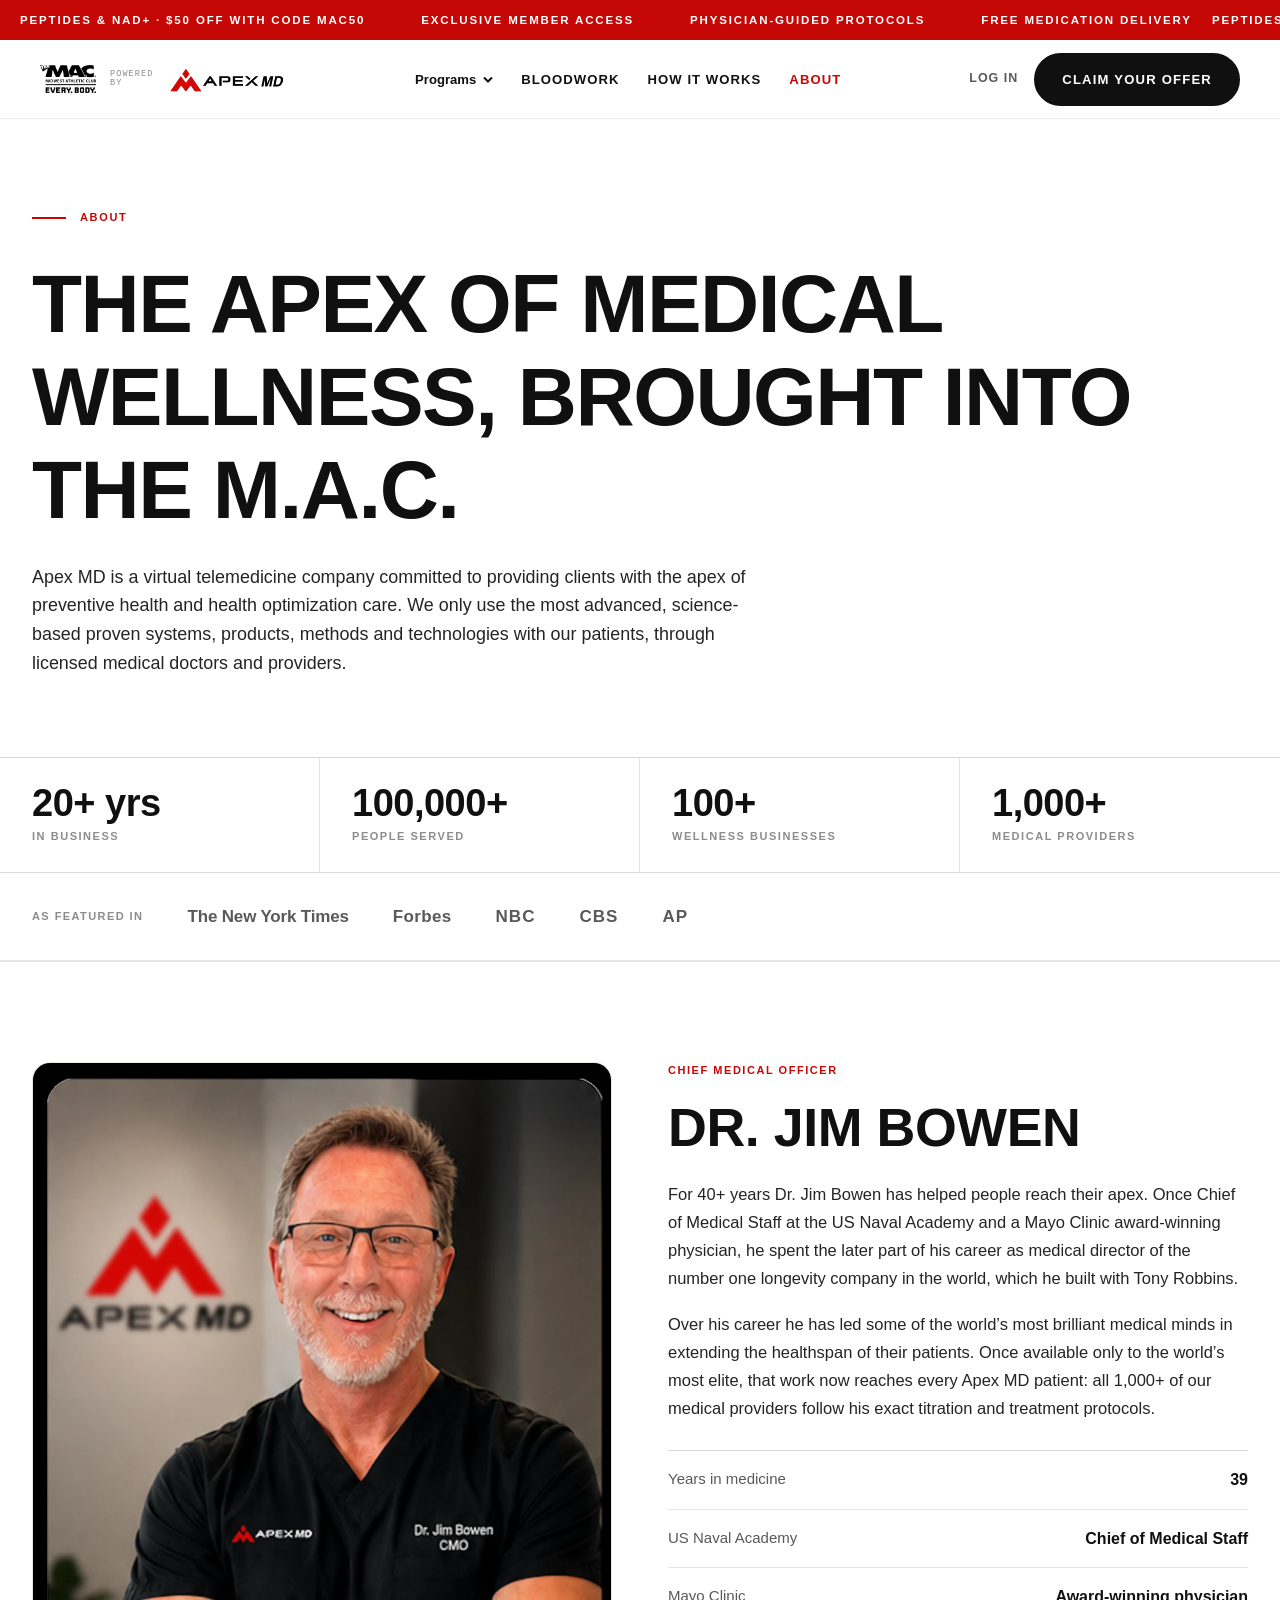
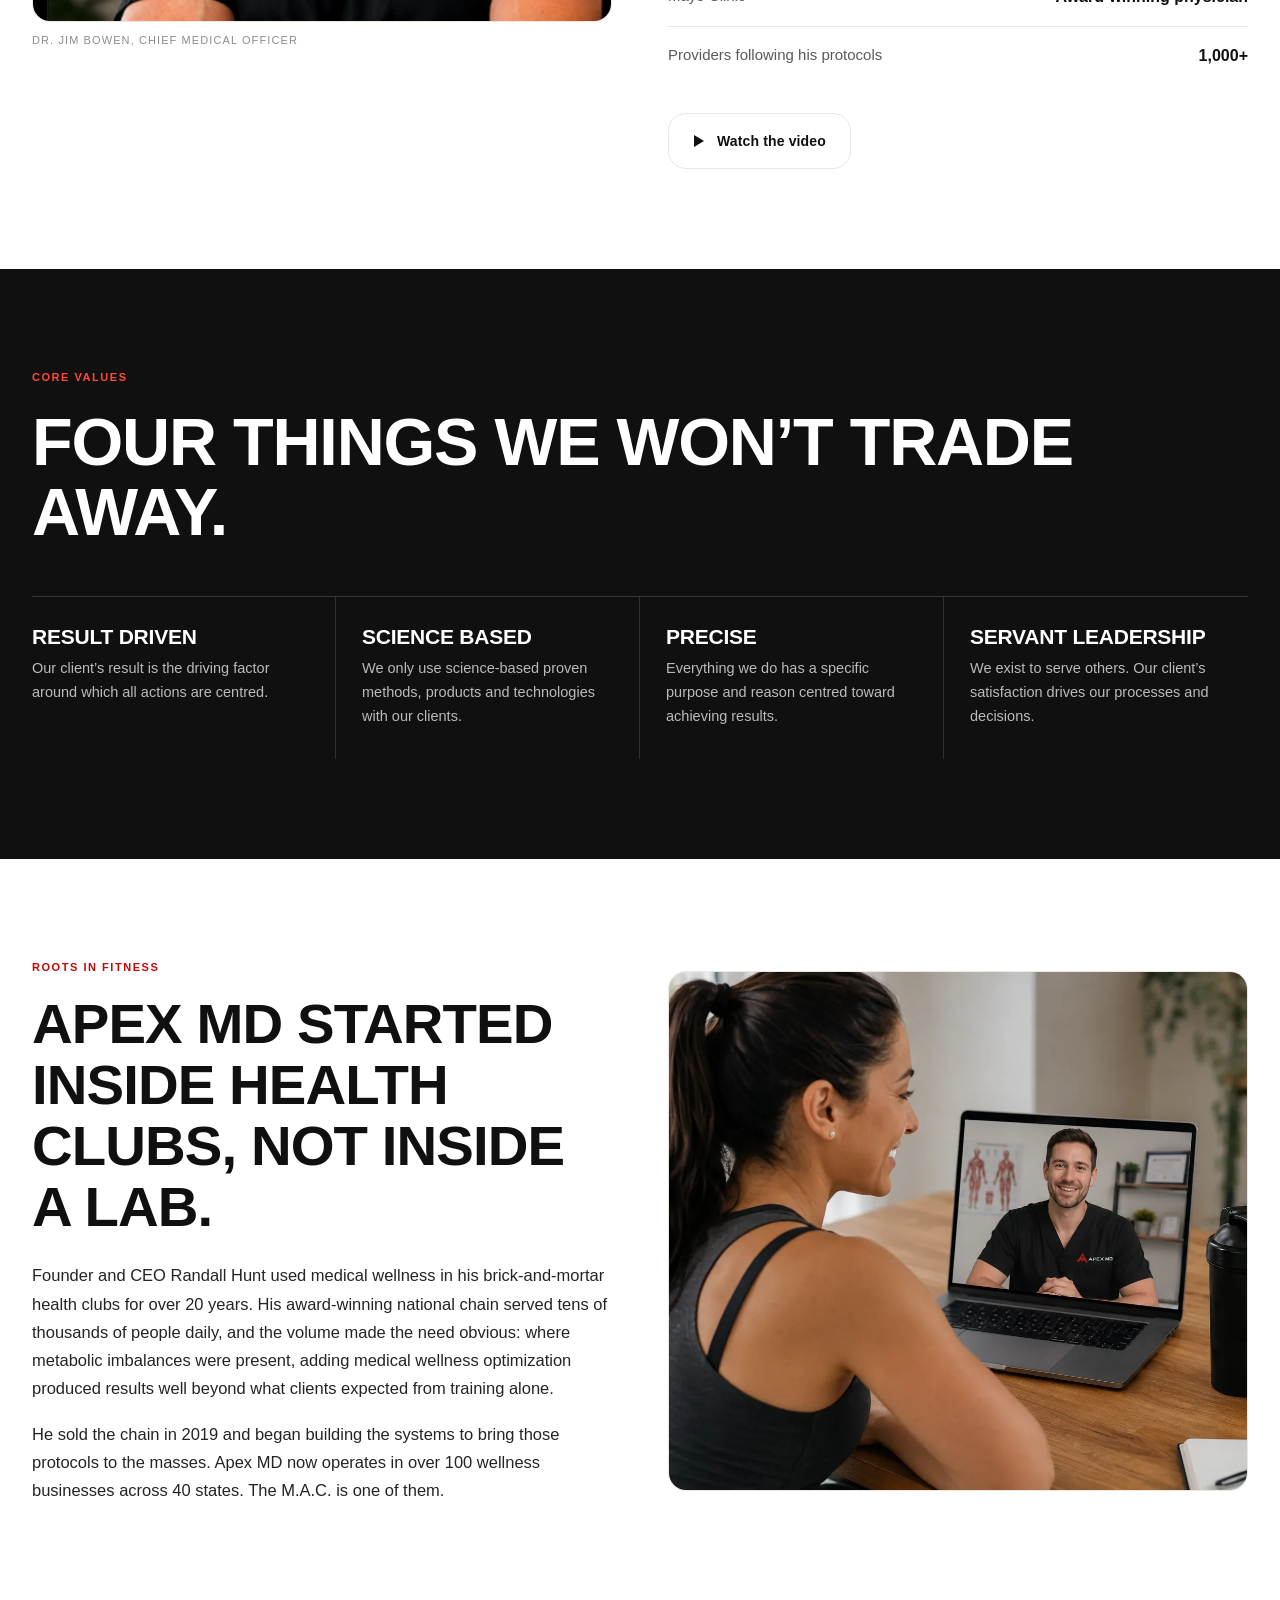
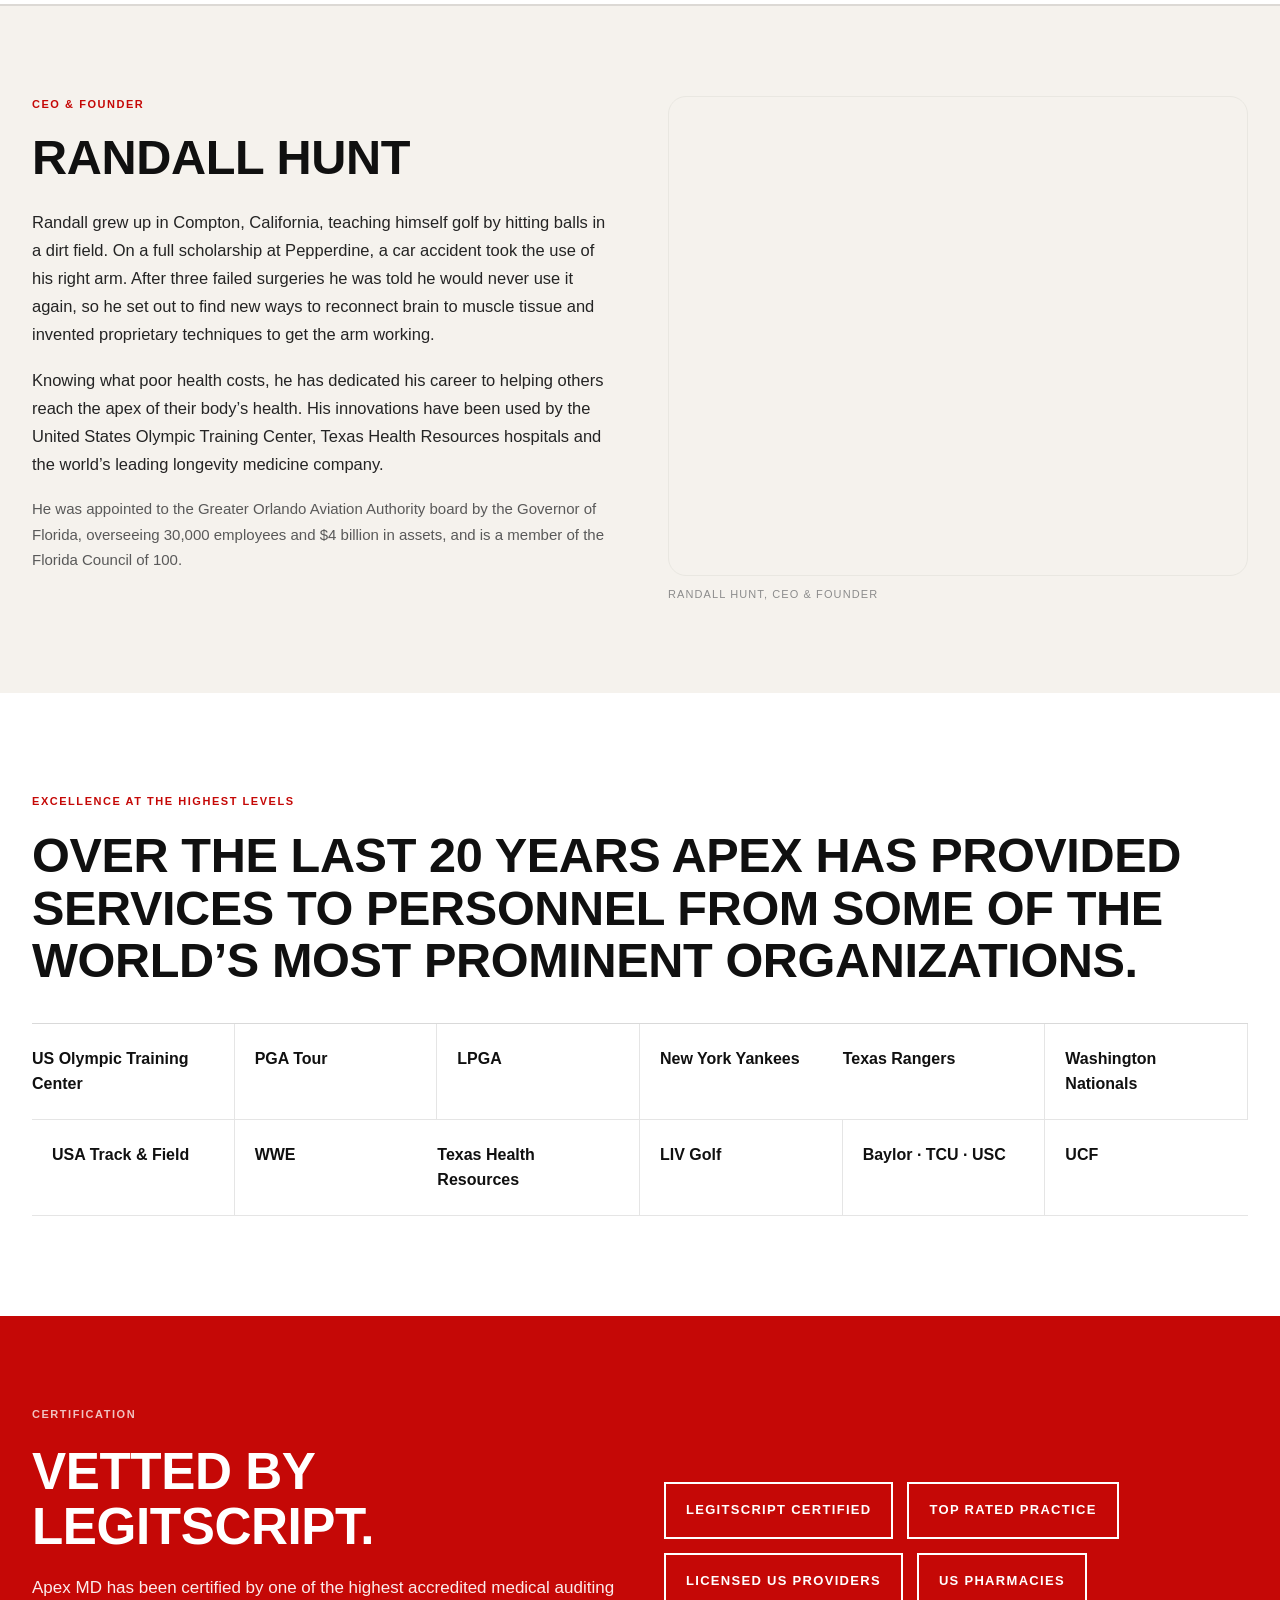
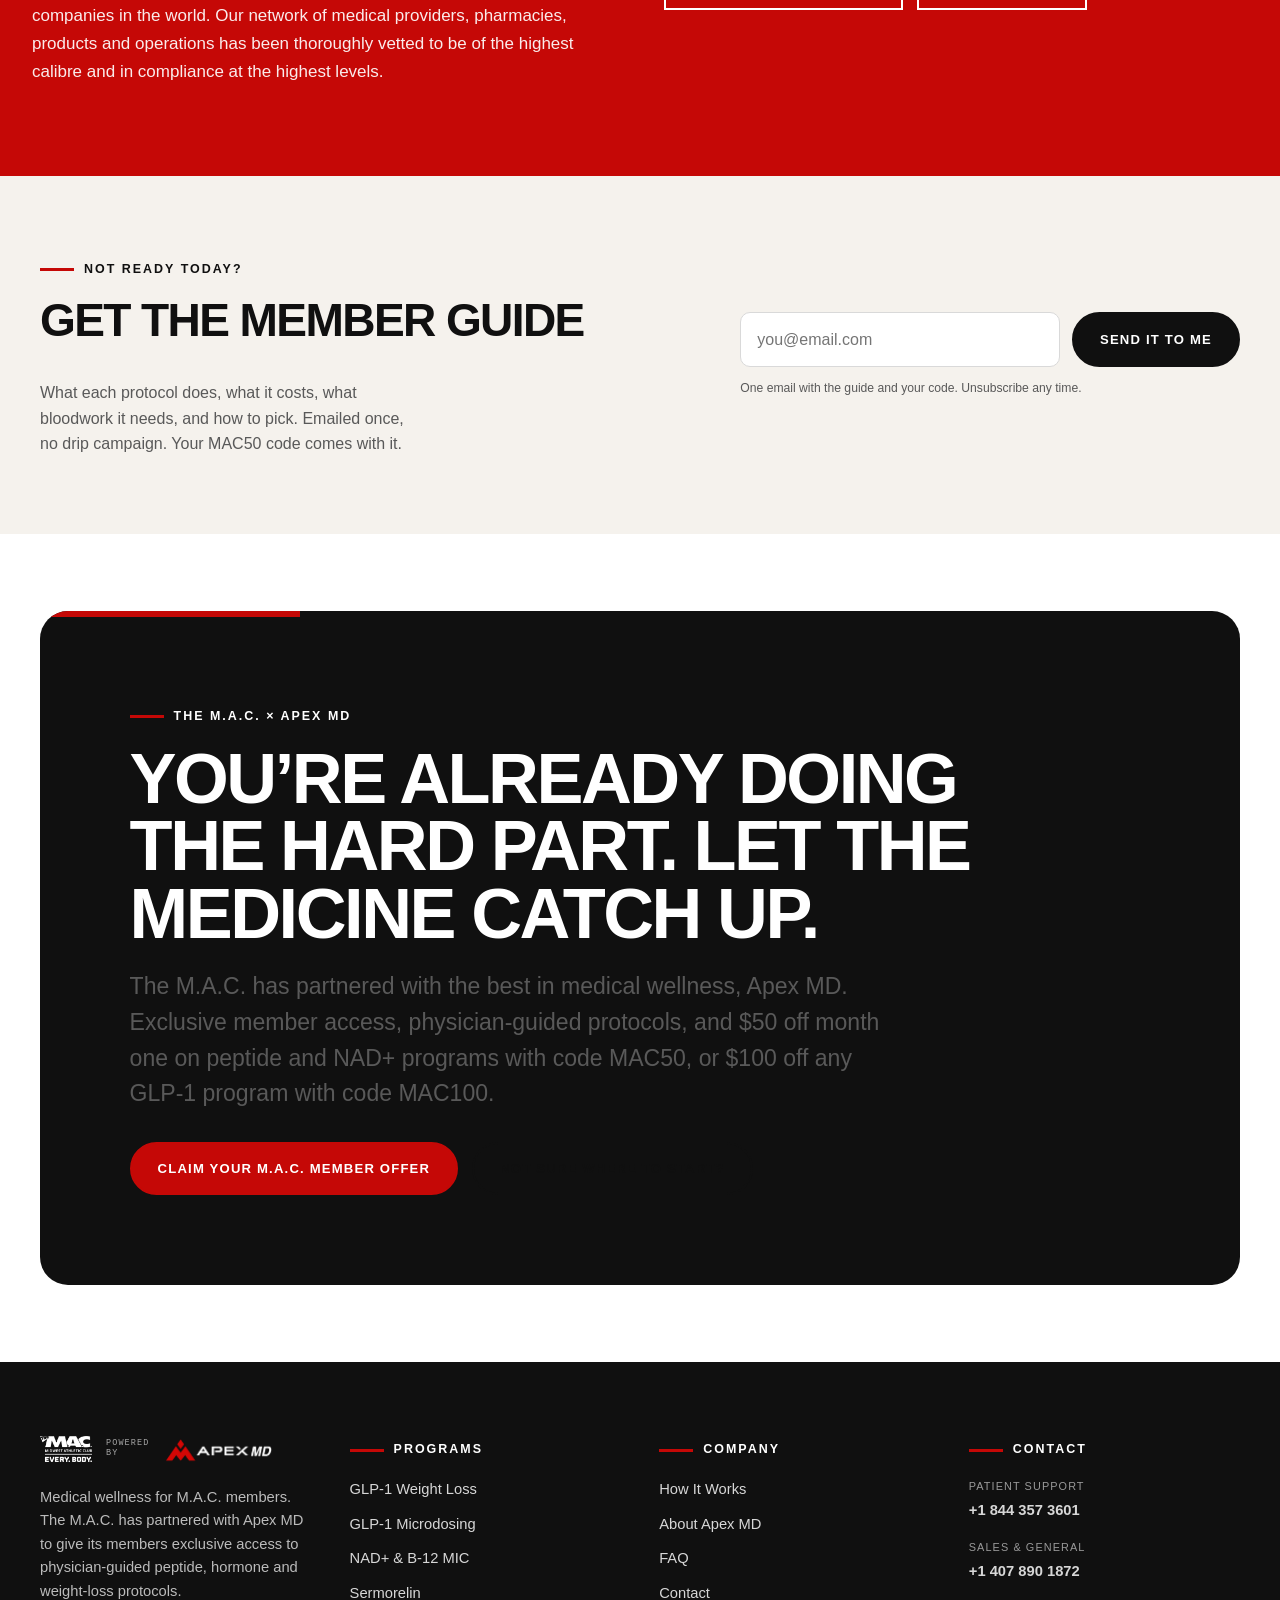
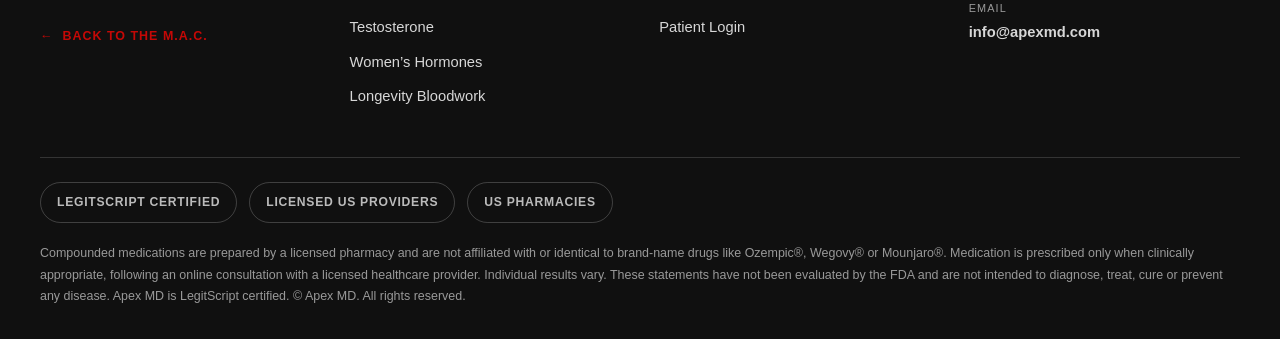
<file: about.html>
<!DOCTYPE html>
<html lang="en">
<head>
<meta charset="utf-8">
<meta name="viewport" content="width=device-width, initial-scale=1">
<title>About — The M.A.C. × Apex MD</title>
<meta name="description" content="Apex MD is the medical wellness partner for The M.A.C. Physician-led protocols, quarterly bloodwork, and dosing tuned to your labs.">
<link rel="canonical" href="https://mac.apexmd.com/about.html">
<meta property="og:type" content="website">
<meta property="og:title" content="About — The M.A.C. × Apex MD">
<meta property="og:description" content="Apex MD is the medical wellness partner for The M.A.C. Physician-led protocols, quarterly bloodwork, and dosing tuned to your labs.">
<meta property="og:url" content="https://mac.apexmd.com/about.html">
<link rel="stylesheet" href="mac-theme.css">

<style id="sp-responsive">
[data-spfloat]{display:none}[data-spnav]{display:flex}[data-spburger]{display:none}
[data-spcall]{display:none}[data-splogin]{display:inline}
@media (max-width:1040px){
[data-spfloat]{display:flex}[data-spnav]{display:none}[data-spburger]{display:flex}
[data-spcall]{display:inline-flex}[data-splogin]{display:none}}
@media (max-width:560px){.mac-header .mac-btn--sm{display:none}.mac-header .mac-nav{gap:14px}[data-spburger] span,[data-spcall] span{display:none}}
@media (max-width:360px){.mac-header .mac-lockup__by{display:none}}
#spQuiz[hidden],#spResult[hidden],#spStep1[hidden],#spMobile[hidden]{display:none!important}
#spMobile{position:fixed;inset:0;z-index:2000;background:var(--mac-black,#111);color:#fff;padding:26px 22px;overflow:auto}
#spMobile a{display:block;padding:14px 0;border-bottom:1px solid rgba(255,255,255,.14);color:#fff;text-decoration:none;font-weight:800;letter-spacing:.04em;text-transform:uppercase}
#spMobile .spclose{background:none;border:0;color:#fff;font-size:2rem;cursor:pointer;float:right;line-height:1}
</style>
<script src="analytics.js"></script>
<link rel="icon" href="favicon.ico" sizes="any">
<link rel="icon" type="image/png" sizes="32x32" href="favicon-32.png">
<link rel="icon" type="image/png" sizes="16x16" href="favicon-16.png">
<link rel="apple-touch-icon" href="apple-touch-icon.png">
</head>
<body>
<!-- Google Tag Manager (noscript) -->
<noscript><iframe src="https://www.googletagmanager.com/ns.html?id=GTM-MVWKWK6D"
height="0" width="0" style="display:none;visibility:hidden"></iframe></noscript>
<!-- End Google Tag Manager (noscript) -->
<div class="sc-host" data-sc-name="About"><div style="background: rgb(255, 255, 255); color: rgb(16, 16, 16); font-family: var(--mac-font-body);">
  <div class="sc-host" data-sc-name="_SiteHeader"><div style="position: sticky; top: 0px; z-index: 1000;">
  <div class="mac-offerbar">
    <div class="mac-offerbar__track">
      <div class="mac-offerbar__set"><span>Peptides &amp; NAD+ &middot; $50 off with code MAC50</span><span>Exclusive member access</span><span>Physician-guided protocols</span><span>Free medication delivery</span></div>
      <div class="mac-offerbar__set" aria-hidden="true"><span>Peptides &amp; NAD+ &middot; $50 off with code MAC50</span><span>Exclusive member access</span><span>Physician-guided protocols</span><span>Free medication delivery</span></div>
    </div>
  </div>
  <header class="mac-header" style="position: static;">
    <div class="mac-container mac-nav">
      <a class="mac-lockup" href="index.html" style="display: flex; align-items: center; gap: 14px;">
        <img class="mac-lockup__mac" src="img/mac/logo-mac-dark.webp?v=67c2aa31" alt="The M.A.C." fetchpriority="high" decoding="async">
        <span class="mac-lockup__by" style="font-family: var(--mac-font-mono); font-size: 8.5px; line-height: 1.1; letter-spacing: 0.13em; text-transform: uppercase; color: var(--mac-gray-500); white-space: nowrap;">Powered<br>by</span>
        <img class="mac-lockup__apex" src="img/mac/logo-apex-dark.webp?v=c590a35a" alt="Apex MD" width="900" height="241" fetchpriority="high" decoding="async">
      </a>
      <nav class="mac-nav__links" data-spnav="1" style="">
        <div style="position: relative;">
          <button type="button" aria-haspopup="true" aria-expanded="false" style="display: flex; align-items: center; gap: 7px; background: none; border: 0px; padding: 8px 0px; cursor: pointer; font: inherit; color: inherit;">
            <span>Programs</span>
            <svg width="10" height="7" viewBox="0 0 10 7" fill="none" aria-hidden="true"><path d="M1 1.5 5 5.5 9 1.5" stroke="currentColor" stroke-width="2"></path></svg>
          </button>
          <div class="mac-navmenu" style="display: none;">
            <a href="weight-loss.html">GLP-1 Weight Loss</a>
            <a href="glp-1-microdosing.html">GLP-1 Microdosing</a>
            <a href="nad.html">NAD+ &amp; B-12 MIC</a>
            <a href="sermorelin.html">Sermorelin</a>
            <a href="testosterone.html">Testosterone</a>
            <a href="hormones.html">Women’s Hormones</a>
            <a href="bloodwork.html">Longevity Bloodwork</a>
          </div>
          
        </div>
        <a href="bloodwork.html">Bloodwork</a>
        <a href="how-it-works.html">How It Works</a>
        <a href="about.html" aria-current="page" style="color: var(--mac-red);">About</a>
      </nav>
      <div style="display: flex; align-items: center; gap: 16px; flex: 0 0 auto;">
        <button data-spburger="1" aria-label="Menu" style="align-items: center; gap: 9px; background: none; border: 0px; cursor: pointer; padding: 8px 2px; font-size: 0.8rem; font-weight: 800; letter-spacing: 0.08em; text-transform: uppercase; color: var(--mac-black);">
          <svg width="20" height="12" viewBox="0 0 20 12" fill="none" aria-hidden="true"><path d="M0 1h20M0 6h20M0 11h20" stroke="currentColor" stroke-width="2"></path></svg>
          <span>Menu</span>
        </button>
        <a href="tel:+18443573601" data-spcall="1" aria-label="Call patient support" style="align-items: center; gap: 8px; font-size: 0.78rem; font-weight: 800; letter-spacing: 0.06em; text-transform: uppercase; color: var(--mac-black); white-space: nowrap;">
          <svg width="15" height="15" viewBox="0 0 24 24" fill="none" aria-hidden="true"><path d="M22 16.9v3a2 2 0 0 1-2.2 2 19.8 19.8 0 0 1-8.6-3.1 19.5 19.5 0 0 1-6-6A19.8 19.8 0 0 1 2.1 4.2 2 2 0 0 1 4.1 2h3a2 2 0 0 1 2 1.7c.1.9.4 1.8.7 2.6a2 2 0 0 1-.5 2.1L8.1 9.7a16 16 0 0 0 6 6l1.3-1.3a2 2 0 0 1 2.1-.4c.8.3 1.7.6 2.6.7a2 2 0 0 1 1.7 2Z" stroke="currentColor" stroke-width="2"></path></svg>
          <span>Call</span>
        </a>
        <a href="https://ehr.apexmd.com/login" data-splogin="1" style="font-size: 0.78rem; font-weight: 800; letter-spacing: 0.08em; text-transform: uppercase; color: var(--mac-gray-700); white-space: nowrap;">Log In</a>
        <button class="mac-btn mac-btn--red mac-btn--sm" style="white-space: nowrap;">Claim Your Offer</button>
      </div>
    </div>
  </header>
  </div><button class="mac-float" data-spfloat="1" style="">
  <span>Not sure where to start? Take the 60-second quiz</span>
  <span style="color: var(--mac-red);">→</span></button></div>

  <section data-screen-label="Hero" style="border-bottom: 1px solid rgb(217, 217, 217);">
    <div style="max-width: 1320px; margin: 0px auto; padding: 90px 32px 80px;">
      <div style="display: flex; align-items: center; gap: 14px; margin-bottom: 30px;">
        <span style="width: 34px; height: 2px; background: rgb(197, 8, 6); display: block;"></span>
        <span style="font-size: 11px; font-weight: 700; letter-spacing: 0.15em; text-transform: uppercase; color: rgb(197, 8, 6);">About</span>
      </div>
      <h1 style="font-size: clamp(44px, 6.4vw, 96px); line-height: 1.14; letter-spacing: -0.018em; margin: 0px 0px 26px; max-width: 15em;">The Apex of Medical Wellness, Brought Into The M.A.C.</h1>
      <p style="font-size: clamp(16px, 1.4vw, 20px); line-height: 1.6; color: rgb(36, 36, 36); max-width: 42em; margin: 0px;">Apex MD is a virtual telemedicine company committed to providing clients with the apex of preventive health and health optimization care. We only use the most advanced, science-based proven systems, products, methods and technologies with our patients, through licensed medical doctors and providers.</p>
    </div>
    <div style="display: grid; grid-template-columns: repeat(auto-fit, minmax(200px, 1fr)); border-top: 1px solid rgb(217, 217, 217); max-width: 1320px; margin: 0px auto;">
      <div style="padding: 26px 32px; border-right: 1px solid rgba(0, 0, 0, 0.1);">
        <div style="font-size: clamp(26px, 3vw, 38px); font-weight: 700; letter-spacing: -0.013em; line-height: 1;">20+ yrs</div>
        <div style="font-size: 11px; font-weight: 700; letter-spacing: 0.14em; text-transform: uppercase; color: rgb(140, 140, 140); margin-top: 6px;">In business</div>
      </div>
      <div style="padding: 26px 32px; border-right: 1px solid rgba(0, 0, 0, 0.1);">
        <div style="font-size: clamp(26px, 3vw, 38px); font-weight: 700; letter-spacing: -0.013em; line-height: 1;">100,000+</div>
        <div style="font-size: 11px; font-weight: 700; letter-spacing: 0.14em; text-transform: uppercase; color: rgb(140, 140, 140); margin-top: 6px;">People served</div>
      </div>
      <div style="padding: 26px 32px; border-right: 1px solid rgba(0, 0, 0, 0.1);">
        <div style="font-size: clamp(26px, 3vw, 38px); font-weight: 700; letter-spacing: -0.013em; line-height: 1;">100+</div>
        <div style="font-size: 11px; font-weight: 700; letter-spacing: 0.14em; text-transform: uppercase; color: rgb(140, 140, 140); margin-top: 6px;">Wellness businesses</div>
      </div>
      <div style="padding: 26px 32px;">
        <div style="font-size: clamp(26px, 3vw, 38px); font-weight: 700; letter-spacing: -0.013em; line-height: 1;">1,000+</div>
        <div style="font-size: 11px; font-weight: 700; letter-spacing: 0.14em; text-transform: uppercase; color: rgb(140, 140, 140); margin-top: 6px;">Medical providers</div>
      </div>
    </div>
  </section>

  <section data-screen-label="Press" style="border-bottom: 2px solid rgba(0, 0, 0, 0.1);">
    <div style="max-width: 1320px; margin: 0px auto; padding: 30px 32px; display: flex; flex-wrap: wrap; align-items: center; gap: 14px 44px;">
      <span style="font-size: 11px; font-weight: 700; letter-spacing: 0.13em; text-transform: uppercase; color: rgb(140, 140, 140);">As featured in</span>
      <span style="font-size: 17px; font-weight: 700; letter-spacing: -0.01em; color: rgb(89, 89, 89);">The New York Times</span>
      <span style="font-size: 17px; font-weight: 700; letter-spacing: 0.02em; color: rgb(89, 89, 89);">Forbes</span>
      <span style="font-size: 17px; font-weight: 700; letter-spacing: 0.06em; color: rgb(89, 89, 89);">NBC</span>
      <span style="font-size: 17px; font-weight: 700; letter-spacing: 0.06em; color: rgb(89, 89, 89);">CBS</span>
      <span style="font-size: 17px; font-weight: 700; letter-spacing: 0.06em; color: rgb(89, 89, 89);">AP</span>
    </div>
  </section>

  <section data-screen-label="Dr Bowen" style="max-width: 1320px; margin: 0px auto; padding: 100px 32px;">
    <div style="display: grid; grid-template-columns: repeat(auto-fit, minmax(320px, 1fr)); gap: 56px; align-items: start;">
      <div>
        <div style="height: 560px; border: 1px solid rgb(233, 231, 225); border-radius: 18px; overflow: hidden;">
          <img src="img/apex/bowen-portrait.webp?v=87593d85" alt="Dr. Jim Bowen, Chief Medical Officer" style="width: 100%; height: 100%; object-fit: cover; object-position: center top; display: block;" width="1214" height="1735" loading="lazy" decoding="async">
        </div>
        <div style="font-size: 11px; letter-spacing: 0.1em; text-transform: uppercase; color: rgb(140, 140, 140); margin-top: 10px;">Dr. Jim Bowen, Chief Medical Officer</div>
      </div>
      <div>
        <div style="font-size: 11px; font-weight: 700; letter-spacing: 0.14em; text-transform: uppercase; color: rgb(197, 8, 6); margin-bottom: 18px;">Chief Medical Officer</div>
        <h2 style="font-size: clamp(32px, 4.2vw, 56px); line-height: 1.08; letter-spacing: -0.008em; margin: 0px 0px 24px;">Dr. Jim Bowen</h2>
        <p style="font-size: 16.5px; line-height: 1.7; color: rgb(36, 36, 36); margin: 0px 0px 18px;">For 40+ years Dr. Jim Bowen has helped people reach their apex. Once Chief of Medical Staff at the US Naval Academy and a Mayo Clinic award-winning physician, he spent the later part of his career as medical director of the number one longevity company in the world, which he built with Tony Robbins.</p>
        <p style="font-size: 16.5px; line-height: 1.7; color: rgb(36, 36, 36); margin: 0px 0px 18px;">Over his career he has led some of the world’s most brilliant medical minds in extending the healthspan of their patients. Once available only to the world’s most elite, that work now reaches every Apex MD patient: all 1,000+ of our medical providers follow his exact titration and treatment protocols.</p>
        <div style="border-top: 1px solid rgb(217, 217, 217); margin: 28px 0px;">
          <div style="padding: 16px 0px; border-bottom: 1px solid rgba(0, 0, 0, 0.1); display: flex; justify-content: space-between; gap: 20px;"><span style="font-size: 15px; color: rgb(89, 89, 89);">Years in medicine</span><span style="font-size: 16px; font-weight: 700;">39</span></div>
          <div style="padding: 16px 0px; border-bottom: 1px solid rgba(0, 0, 0, 0.1); display: flex; justify-content: space-between; gap: 20px;"><span style="font-size: 15px; color: rgb(89, 89, 89);">US Naval Academy</span><span style="font-size: 16px; font-weight: 700;">Chief of Medical Staff</span></div>
          <div style="padding: 16px 0px; border-bottom: 1px solid rgba(0, 0, 0, 0.1); display: flex; justify-content: space-between; gap: 20px;"><span style="font-size: 15px; color: rgb(89, 89, 89);">Mayo Clinic</span><span style="font-size: 16px; font-weight: 700;">Award-winning physician</span></div>
          <div style="padding: 16px 0px; display: flex; justify-content: space-between; gap: 20px;"><span style="font-size: 15px; color: rgb(89, 89, 89);">Providers following his protocols</span><span style="font-size: 16px; font-weight: 700;">1,000+</span></div>
        </div>
        <a href="https://youtu.be/iT8X27Y_UQU" class="scp0" style="display: inline-flex; align-items: center; gap: 12px; border: 1px solid rgb(233, 231, 225); border-radius: 18px; overflow: hidden; color: rgb(16, 16, 16); text-decoration: none; font-weight: 700; font-size: 14px; letter-spacing: 0.01em; padding: 16px 24px;">
          <svg width="12" height="14" viewBox="0 0 12 14" fill="none" aria-hidden="true"><path d="M1 1l10 6-10 6z" fill="currentColor"></path></svg>
          <span>Watch the video</span>
        </a>
      </div>
    </div>
  </section>

  <section data-screen-label="Values" style="background: rgb(16, 16, 16); color: rgb(255, 255, 255);">
    <div style="max-width: 1320px; margin: 0px auto; padding: 100px 32px;">
      <div style="font-size: 11px; font-weight: 700; letter-spacing: 0.14em; text-transform: uppercase; color: rgb(255, 74, 56); margin-bottom: 20px;">Core values</div>
      <h2 style="font-size: clamp(36px, 5.2vw, 74px); line-height: 1.06; letter-spacing: -0.018em; margin: 0px 0px 48px; max-width: 18em;">Four Things We Won’t Trade Away.</h2>
      <div style="display: grid; grid-template-columns: repeat(auto-fit, minmax(250px, 1fr)); border-top: 1px solid rgba(255, 255, 255, 0.16);">
        <div style="padding: 30px 26px 30px 0px; border-right: 1px solid rgba(255, 255, 255, 0.14);">
          <h3 style="font-size: 21px; letter-spacing: -0.011em; margin: 0px 0px 10px;">Result driven</h3>
          <p style="font-size: 14.5px; line-height: 1.65; color: rgb(187, 187, 187); margin: 0px;">Our client’s result is the driving factor around which all actions are centred.</p>
        </div>
        <div style="padding: 30px 26px; border-right: 1px solid rgba(255, 255, 255, 0.14);">
          <h3 style="font-size: 21px; letter-spacing: -0.011em; margin: 0px 0px 10px;">Science based</h3>
          <p style="font-size: 14.5px; line-height: 1.65; color: rgb(187, 187, 187); margin: 0px;">We only use science-based proven methods, products and technologies with our clients.</p>
        </div>
        <div style="padding: 30px 26px; border-right: 1px solid rgba(255, 255, 255, 0.14);">
          <h3 style="font-size: 21px; letter-spacing: -0.011em; margin: 0px 0px 10px;">Precise</h3>
          <p style="font-size: 14.5px; line-height: 1.65; color: rgb(187, 187, 187); margin: 0px;">Everything we do has a specific purpose and reason centred toward achieving results.</p>
        </div>
        <div style="padding: 30px 0px 30px 26px;">
          <h3 style="font-size: 21px; letter-spacing: -0.011em; margin: 0px 0px 10px;">Servant leadership</h3>
          <p style="font-size: 14.5px; line-height: 1.65; color: rgb(187, 187, 187); margin: 0px;">We exist to serve others. Our client’s satisfaction drives our processes and decisions.</p>
        </div>
      </div>
    </div>
  </section>

  <section data-screen-label="Roots" style="max-width: 1320px; margin: 0px auto; padding: 100px 32px;">
    <div style="display: grid; grid-template-columns: repeat(auto-fit, minmax(320px, 1fr)); gap: 56px; align-items: center;">
      <div>
        <div style="font-size: 11px; font-weight: 700; letter-spacing: 0.14em; text-transform: uppercase; color: rgb(197, 8, 6); margin-bottom: 18px;">Roots in fitness</div>
        <h2 style="font-size: clamp(32px, 4.4vw, 58px); line-height: 1.08; letter-spacing: -0.016em; margin: 0px 0px 24px;">Apex MD started inside health clubs, not inside a lab.</h2>
        <p style="font-size: 16.5px; line-height: 1.7; color: rgb(36, 36, 36); margin: 0px 0px 18px;">Founder and CEO Randall Hunt used medical wellness in his brick-and-mortar health clubs for over 20 years. His award-winning national chain served tens of thousands of people daily, and the volume made the need obvious: where metabolic imbalances were present, adding medical wellness optimization produced results well beyond what clients expected from training alone.</p>
        <p style="font-size: 16.5px; line-height: 1.7; color: rgb(36, 36, 36); margin: 0px;">He sold the chain in 2019 and began building the systems to bring those protocols to the masses. Apex MD now operates in over 100 wellness businesses across 40 states. The M.A.C. is one of them.</p>
      </div>
      <div style="height: 520px; border: 1px solid rgb(233, 231, 225); border-radius: 18px; overflow: hidden;">
        <img src="img/apex/telehealth-desk.webp?v=7c4cc34c" alt="A M.A.C. member on a telehealth visit" style="object-position: 30% 50%; width: 100%; height: 100%; object-fit: cover;" width="1536" height="1024" loading="lazy" decoding="async">
      </div>
    </div>
  </section>

  <section data-screen-label="Randall" style="border-top: 2px solid rgba(0, 0, 0, 0.1); background: rgb(245, 242, 237);">
    <div style="max-width: 1320px; margin: 0px auto; padding: 90px 32px;">
      <div style="display: grid; grid-template-columns: repeat(auto-fit, minmax(320px, 1fr)); gap: 56px; align-items: start;">
        <div>
          <div style="font-size: 11px; font-weight: 700; letter-spacing: 0.14em; text-transform: uppercase; color: rgb(197, 8, 6); margin-bottom: 18px;">CEO &amp; Founder</div>
          <h2 style="font-size: clamp(30px, 3.8vw, 50px); line-height: 1.08; letter-spacing: -0.008em; margin: 0px 0px 24px;">Randall Hunt</h2>
          <p style="font-size: 16.5px; line-height: 1.7; color: rgb(36, 36, 36); margin: 0px 0px 18px;">Randall grew up in Compton, California, teaching himself golf by hitting balls in a dirt field. On a full scholarship at Pepperdine, a car accident took the use of his right arm. After three failed surgeries he was told he would never use it again, so he set out to find new ways to reconnect brain to muscle tissue and invented proprietary techniques to get the arm working.</p>
          <p style="font-size: 16.5px; line-height: 1.7; color: rgb(36, 36, 36); margin: 0px 0px 18px;">Knowing what poor health costs, he has dedicated his career to helping others reach the apex of their body’s health. His innovations have been used by the United States Olympic Training Center, Texas Health Resources hospitals and the world’s leading longevity medicine company.</p>
          <p style="font-size: 15px; line-height: 1.7; color: rgb(89, 89, 89); margin: 0px;">He was appointed to the Greater Orlando Aviation Authority board by the Governor of Florida, overseeing 30,000 employees and $4 billion in assets, and is a member of the Florida Council of 100.</p>
        </div>
        <div>
          <div style="height: 480px; border: 1px solid rgb(233, 231, 225); border-radius: 18px; overflow: hidden;">
            <image-slot id="about-randall" shape="rect" fit="cover" placeholder="Drop Randall Hunt's photo"></image-slot>
          </div>
          <div style="font-size: 11px; letter-spacing: 0.1em; text-transform: uppercase; color: rgb(140, 140, 140); margin-top: 10px;">Randall Hunt, CEO &amp; Founder</div>
        </div>
      </div>
    </div>
  </section>

  <section data-screen-label="Organizations" style="max-width: 1320px; margin: 0px auto; padding: 100px 32px;">
    <div style="font-size: 11px; font-weight: 700; letter-spacing: 0.14em; text-transform: uppercase; color: rgb(197, 8, 6); margin-bottom: 18px;">Excellence at the highest levels</div>
    <h2 style="font-size: clamp(30px, 3.8vw, 50px); line-height: 1.08; letter-spacing: -0.008em; margin: 0px 0px 16px; max-width: 24em;">Over the last 20 years Apex has provided services to personnel from some of the world’s most prominent organizations.</h2>
    <div style="display: grid; grid-template-columns: repeat(auto-fit, minmax(200px, 1fr)); border-top: 1px solid rgb(217, 217, 217); margin-top: 36px;">
      <div style="padding: 22px 20px 22px 0px; border-right: 1px solid rgba(0, 0, 0, 0.1); border-bottom: 1px solid rgba(0, 0, 0, 0.1); font-size: 16px; font-weight: 700;">US Olympic Training Center</div>
      <div style="padding: 22px 20px; border-right: 1px solid rgba(0, 0, 0, 0.1); border-bottom: 1px solid rgba(0, 0, 0, 0.1); font-size: 16px; font-weight: 700;">PGA Tour</div>
      <div style="padding: 22px 20px; border-right: 1px solid rgba(0, 0, 0, 0.1); border-bottom: 1px solid rgba(0, 0, 0, 0.1); font-size: 16px; font-weight: 700;">LPGA</div>
      <div style="padding: 22px 0px 22px 20px; border-bottom: 1px solid rgba(0, 0, 0, 0.1); font-size: 16px; font-weight: 700;">New York Yankees</div>
      <div style="padding: 22px 20px 22px 0px; border-right: 1px solid rgba(0, 0, 0, 0.1); border-bottom: 1px solid rgba(0, 0, 0, 0.1); font-size: 16px; font-weight: 700;">Texas Rangers</div>
      <div style="padding: 22px 20px; border-right: 1px solid rgba(0, 0, 0, 0.1); border-bottom: 1px solid rgba(0, 0, 0, 0.1); font-size: 16px; font-weight: 700;">Washington Nationals</div>
      <div style="padding: 22px 20px; border-right: 1px solid rgba(0, 0, 0, 0.1); border-bottom: 1px solid rgba(0, 0, 0, 0.1); font-size: 16px; font-weight: 700;">USA Track &amp; Field</div>
      <div style="padding: 22px 0px 22px 20px; border-bottom: 1px solid rgba(0, 0, 0, 0.1); font-size: 16px; font-weight: 700;">WWE</div>
      <div style="padding: 22px 20px 22px 0px; border-right: 1px solid rgba(0, 0, 0, 0.1); border-bottom: 1px solid rgba(0, 0, 0, 0.1); font-size: 16px; font-weight: 700;">Texas Health Resources</div>
      <div style="padding: 22px 20px; border-right: 1px solid rgba(0, 0, 0, 0.1); border-bottom: 1px solid rgba(0, 0, 0, 0.1); font-size: 16px; font-weight: 700;">LIV Golf</div>
      <div style="padding: 22px 20px; border-right: 1px solid rgba(0, 0, 0, 0.1); border-bottom: 1px solid rgba(0, 0, 0, 0.1); font-size: 16px; font-weight: 700;">Baylor · TCU · USC</div>
      <div style="padding: 22px 0px 22px 20px; border-bottom: 1px solid rgba(0, 0, 0, 0.1); font-size: 16px; font-weight: 700;">UCF</div>
    </div>
  </section>

  <section data-screen-label="LegitScript" style="background: rgb(197, 8, 6); color: rgb(255, 255, 255);">
    <div style="max-width: 1320px; margin: 0px auto; padding: 90px 32px;">
      <div style="display: grid; grid-template-columns: repeat(auto-fit, minmax(300px, 1fr)); gap: 48px; align-items: center;">
        <div>
          <div style="font-size: 11px; font-weight: 700; letter-spacing: 0.14em; text-transform: uppercase; opacity: 0.75; margin-bottom: 20px;">Certification</div>
          <h2 style="font-size: clamp(30px, 4vw, 52px); line-height: 1.08; letter-spacing: -0.008em; margin: 0px 0px 20px;">Vetted by LegitScript.</h2>
          <p style="font-size: 17px; line-height: 1.65; margin: 0px; opacity: 0.92;">Apex MD has been certified by one of the highest accredited medical auditing companies in the world. Our network of medical providers, pharmacies, products and operations has been thoroughly vetted to be of the highest calibre and in compliance at the highest levels.</p>
        </div>
        <div style="display: flex; flex-wrap: wrap; gap: 14px;">
          <div style="border: 2px solid rgb(255, 255, 255); padding: 16px 20px; font-size: 13px; font-weight: 700; letter-spacing: 0.1em; text-transform: uppercase;">LegitScript certified</div>
          <div style="border: 2px solid rgb(255, 255, 255); padding: 16px 20px; font-size: 13px; font-weight: 700; letter-spacing: 0.1em; text-transform: uppercase;">Top rated practice</div>
          <div style="border: 2px solid rgb(255, 255, 255); padding: 16px 20px; font-size: 13px; font-weight: 700; letter-spacing: 0.1em; text-transform: uppercase;">Licensed US providers</div>
          <div style="border: 2px solid rgb(255, 255, 255); padding: 16px 20px; font-size: 13px; font-weight: 700; letter-spacing: 0.1em; text-transform: uppercase;">US pharmacies</div>
        </div>
      </div>
    </div>
  </section>

  <div class="sc-host" data-sc-name="_SiteFooter"><section class="mac-section mac-section--tight mac-section--soft" data-screen-label="Lead capture">
  <div class="mac-container">
    <div class="mac-split mac-split--lead" style="align-items: center;">
      <div>
        <div class="mac-kicker">Not Ready Today?</div>
        <h2 style="font-size: clamp(2rem, 3.6vw, 3.4rem);">Get the Member Guide</h2>
        <p class="mac-muted" style="max-width: 42ch; margin: 0px;">What each protocol does, what it costs, what bloodwork it needs, and how to pick. Emailed once, no drip campaign. Your MAC50 code comes with it.</p>
      </div>
      <div>
        
          <form style="display: flex; flex-wrap: wrap; gap: 12px;" data-lead="guide">
            <input type="text" name="company" tabindex="-1" autocomplete="off" aria-hidden="true" style="position:absolute;left:-9999px;width:1px;height:1px;opacity:0">
            <label for="lead-email" style="position: absolute; width: 1px; height: 1px; overflow: hidden; clip: rect(0px, 0px, 0px, 0px);">Email address</label>
            <input class="mac-field" id="lead-email" name="email" type="email" required="" placeholder="you@email.com" style="flex: 1 1 220px;">
            <button class="mac-btn mac-btn--red" type="submit">Send It To Me</button>
            <p class="mac-muted" style="flex: 1 1 100%; font-size: 0.76rem; margin: 0px;">One email with the guide and your code. Unsubscribe any time.</p>
          </form>
        
        
      </div>
    </div>
  </div></section><section class="mac-section mac-section--tight" style="background: var(--mac-white);">
  <div class="mac-container">
    <div class="mac-cta">
      <div class="mac-kicker" style="color: var(--mac-white);">The M.A.C. × Apex MD</div>
      <h2>You’re Already Doing the Hard Part. Let the Medicine Catch Up.</h2>
      <p class="mac-lead mac-muted" style="margin-bottom: 30px;">The M.A.C. has partnered with the best in medical wellness, Apex MD. Exclusive member access, physician-guided protocols, and $50 off month one on peptide and NAD+ programs with code MAC50, or $100 off any GLP-1 program with code MAC100.</p>
      <div style="display: flex; flex-wrap: wrap; gap: 14px;">
        <a class="mac-btn mac-btn--red" href="https://formmac.apexmd.com/?categoryId=weight-loss" target="_blank" rel="noopener">Claim Your M.A.C. Member Offer</a>
        <a class="mac-btn mac-btn--outline" href="how-it-works.html">Not Sure Where to Start?</a>
      </div>
    </div>
  </div></section><footer class="mac-footer">
  <div class="mac-container">
    <div class="mac-grid" style="grid-template-columns: repeat(auto-fit, minmax(230px, 1fr));">
      <div>
        <div style="display: flex; align-items: center; gap: 14px; margin-bottom: 22px;">
          <img src="img/mac/logo-mac-white.webp?v=9cd1b303" alt="The M.A.C." style="height: 26px; width: auto;" loading="lazy" decoding="async">
          <span style="font-family: var(--mac-font-mono); font-size: 8.5px; line-height: 1.1; letter-spacing: 0.13em; text-transform: uppercase; color: rgba(255,255,255,0.62); white-space: nowrap;">Powered<br>by</span>
          <img src="img/mac/logo-apex-white.webp?v=296ee9a3" alt="Apex MD" style="height: 30px; width: auto;" width="900" height="241" loading="lazy" decoding="async">
        </div>
        <p style="max-width: 34em; color: rgb(187, 187, 187); font-size: 0.92rem;">Medical wellness for M.A.C. members. The M.A.C. has partnered with Apex MD to give its members exclusive access to physician-guided peptide, hormone and weight-loss protocols.</p>
        <a href="https://the-mac.com" target="_blank" rel="noopener" style="display: inline-flex; align-items: center; gap: 9px; color: var(--mac-red); font-size: 0.78rem; font-weight: 800; letter-spacing: 0.08em; text-transform: uppercase;"><span>←</span><span>Back to The M.A.C.</span></a>
      </div>
      <div>
        <div class="mac-kicker" style="color: var(--mac-white);">Programs</div>
        <div style="display: flex; flex-direction: column; gap: 11px; font-size: 0.92rem;">
          <a href="weight-loss.html">GLP-1 Weight Loss</a>
          <a href="glp-1-microdosing.html">GLP-1 Microdosing</a>
          <a href="nad.html">NAD+ &amp; B-12 MIC</a>
          <a href="sermorelin.html">Sermorelin</a>
          <a href="testosterone.html">Testosterone</a>
          <a href="hormones.html">Women’s Hormones</a>
          <a href="bloodwork.html">Longevity Bloodwork</a>
        </div>
      </div>
      <div>
        <div class="mac-kicker" style="color: var(--mac-white);">Company</div>
        <div style="display: flex; flex-direction: column; gap: 11px; font-size: 0.92rem;">
          <a href="how-it-works.html">How It Works</a>
          <a href="about.html">About Apex MD</a>
          <a href="faq.html">FAQ</a>
          <a href="contact.html">Contact</a>
          <a href="https://ehr.apexmd.com/login">Patient Login</a>
        </div>
      </div>
      <div>
        <div class="mac-kicker" style="color: var(--mac-white);">Contact</div>
        <div style="display: flex; flex-direction: column; gap: 16px; font-size: 0.92rem;">
          <div>
            <div style="font-size: 0.68rem; color: rgb(153, 153, 153); letter-spacing: 0.1em; text-transform: uppercase; margin-bottom: 4px;">Patient support</div>
            <a href="tel:+18443573601" style="font-weight: 800;">+1 844 357 3601</a>
          </div>
          <div>
            <div style="font-size: 0.68rem; color: rgb(153, 153, 153); letter-spacing: 0.1em; text-transform: uppercase; margin-bottom: 4px;">Sales &amp; general</div>
            <a href="tel:+14078901872" style="font-weight: 800;">+1 407 890 1872</a>
          </div>
          <div>
            <div style="font-size: 0.68rem; color: rgb(153, 153, 153); letter-spacing: 0.1em; text-transform: uppercase; margin-bottom: 4px;">Email</div>
            <a href="mailto:info@apexmd.com" style="font-weight: 800;">info@apexmd.com</a>
          </div>
        </div>
      </div>
    </div>
    <div class="mac-footer__bottom">
      <div class="mac-feature-strip" style="margin-bottom: 20px;">
        <span class="mac-chip" style="background: transparent; border-color: rgba(255, 255, 255, 0.2); color: rgb(187, 187, 187);">LegitScript certified</span>
        <span class="mac-chip" style="background: transparent; border-color: rgba(255, 255, 255, 0.2); color: rgb(187, 187, 187);">Licensed US providers</span>
        <span class="mac-chip" style="background: transparent; border-color: rgba(255, 255, 255, 0.2); color: rgb(187, 187, 187);">US pharmacies</span>
      </div>
      <p style="margin: 0px; font-size: 0.78rem; line-height: 1.7;">Compounded medications are prepared by a licensed pharmacy and are not affiliated with or identical to brand-name drugs like Ozempic®, Wegovy® or Mounjaro®. Medication is prescribed only when clinically appropriate, following an online consultation with a licensed healthcare provider. Individual results vary. These statements have not been evaluated by the FDA and are not intended to diagnose, treat, cure or prevent any disease. Apex MD is LegitScript certified. © Apex MD. All rights reserved.</p>
    </div>
  </div></footer></div></div></div>

  <div class="mac-quiz__backdrop" id="spQuiz" hidden>
    <div class="mac-quiz">
      <div class="mac-quiz__head">
        <div style="display: flex; align-items: baseline; gap: 14px;">
          <span style="font-size: 0.68rem; font-weight: 800; letter-spacing: 0.16em; text-transform: uppercase; color: var(--mac-red);"><span id="spStepLabel">01 / 02</span></span>
          <span style="font-size: 0.95rem; font-weight: 800; letter-spacing: 0.04em; text-transform: uppercase;">Find Your Program</span>
        </div>
        <button aria-label="Close" data-spquiz-close="1" style="background: none; border: 0px; color: inherit; cursor: pointer; font-size: 1.5rem; line-height: 1; padding: 2px 6px;">×</button>
      </div>

      
        <div class="mac-quiz__body" id="spStep1">
          <h2 style="font-size: clamp(2rem, 4vw, 3rem); margin-bottom: 12px;">What Are You Here to Change?</h2>
          <p class="mac-muted" style="margin-bottom: 22px;">Pick the one that sounds most like you. We will point you at the right protocol and pre-fill your intake.</p>
          <div style="display: grid; gap: 0px;">
            <button class="mac-quiz__opt" data-key="glp1"><span class="mac-quiz__num">01</span><b>Lose weight and keep it off</b><span style="color: var(--mac-red); font-weight: 800;">→</span></button>
            <button class="mac-quiz__opt" data-key="micro"><span class="mac-quiz__num">02</span><b>Quiet the food noise and improve metabolic health</b><span style="color: var(--mac-red); font-weight: 800;">→</span></button>
            <button class="mac-quiz__opt" data-key="nad"><span class="mac-quiz__num">03</span><b>Get my energy back at the cellular level</b><span style="color: var(--mac-red); font-weight: 800;">→</span></button>
            <button class="mac-quiz__opt" data-key="sermorelin"><span class="mac-quiz__num">04</span><b>Build muscle, recover faster, sleep deeper</b><span style="color: var(--mac-red); font-weight: 800;">→</span></button>
            <button class="mac-quiz__opt" data-key="trt"><span class="mac-quiz__num">05</span><b>Drive, strength and vitality — men</b><span style="color: var(--mac-red); font-weight: 800;">→</span></button>
            <button class="mac-quiz__opt" data-key="hrt"><span class="mac-quiz__num">06</span><b>Mood, sleep and balance — women</b><span style="color: var(--mac-red); font-weight: 800;">→</span></button>
            <button class="mac-quiz__opt" data-key="b12"><span class="mac-quiz__num">07</span><b>A straightforward energy lift</b><span style="color: var(--mac-red); font-weight: 800;">→</span></button>
            <button class="mac-quiz__opt" data-key="bloodwork" style="border-bottom: 0px;"><span class="mac-quiz__num">08</span><b>Not sure yet — show me my numbers first</b><span style="color: var(--mac-red); font-weight: 800;">→</span></button>
          </div>
        </div>
        <div class="mac-quiz__body" id="spResult" hidden>
          <div class="mac-kicker" style="margin-bottom:14px">Your recommended protocol</div>
          <h2 style="font-size:clamp(2.2rem,4.4vw,3.4rem);margin-bottom:16px" id="spName"></h2>
          <p style="font-size:1.05rem;margin-bottom:24px" id="spWhy"></p>
          <div class="mac-stats mac-stats--light" style="border-top:1px solid var(--mac-gray-300);border-bottom:1px solid var(--mac-gray-300);margin-bottom:26px">
            <div class="mac-stat"><div class="mac-stat__label" style="margin:0 0 6px">Member price</div><div class="mac-stat__num" style="font-size:1.6rem" id="spPrice"></div></div>
            <div class="mac-stat"><div class="mac-stat__label" style="margin:0 0 6px">Bloodwork</div><div class="mac-stat__num" style="font-size:1.6rem" id="spLabs"></div></div>
            <div class="mac-stat"><div class="mac-stat__label" style="margin:0 0 6px">Commitment</div><div class="mac-stat__num" style="font-size:1.6rem">Month to month</div></div>
          </div>
          <div style="display:flex;flex-wrap:wrap;gap:12px;align-items:center">
            <a class="mac-btn mac-btn--red" id="spForm" href="#">Claim Your M.A.C. Member Offer</a>
            <a class="mac-btn mac-btn--outline" id="spPage" href="#">Read the program first</a>
            <button class="mac-btn mac-btn--ghost" type="button" data-spquiz-back="1"><span aria-hidden="true">←</span> Back to questions</button>
          </div>
        </div>
      

      
    </div>
  </div>
<div id="spMobile" hidden>
  <button class="spclose" data-spmobile-close="1" aria-label="Close menu">&times;</button>
  <div style="clear:both;height:8px"></div>
  <a href="weight-loss.html">GLP-1 Weight Loss</a>
  <a href="glp-1-microdosing.html">GLP-1 Microdosing</a>
  <a href="testosterone.html">Testosterone</a>
  <a href="hormones.html">Hormone Replacement</a>
  <a href="nad.html">NAD+</a>
  <a href="sermorelin.html">Sermorelin</a>
  <a href="bloodwork.html">Bloodwork</a>
  <a href="how-it-works.html">How It Works</a>
  <a href="about.html">About</a>
  <a href="faq.html">FAQ</a>
  <a href="contact.html">Contact</a>
  <a href="#" data-spquiz-open="1" style="color:var(--mac-red,#C50806)">Find My Program &rarr;</a>
</div>
<script src="mac-app.js"></script>
<script src="chatbot.js"></script>
<script src="affiliate.js"></script>
</body>
</html>
</file>
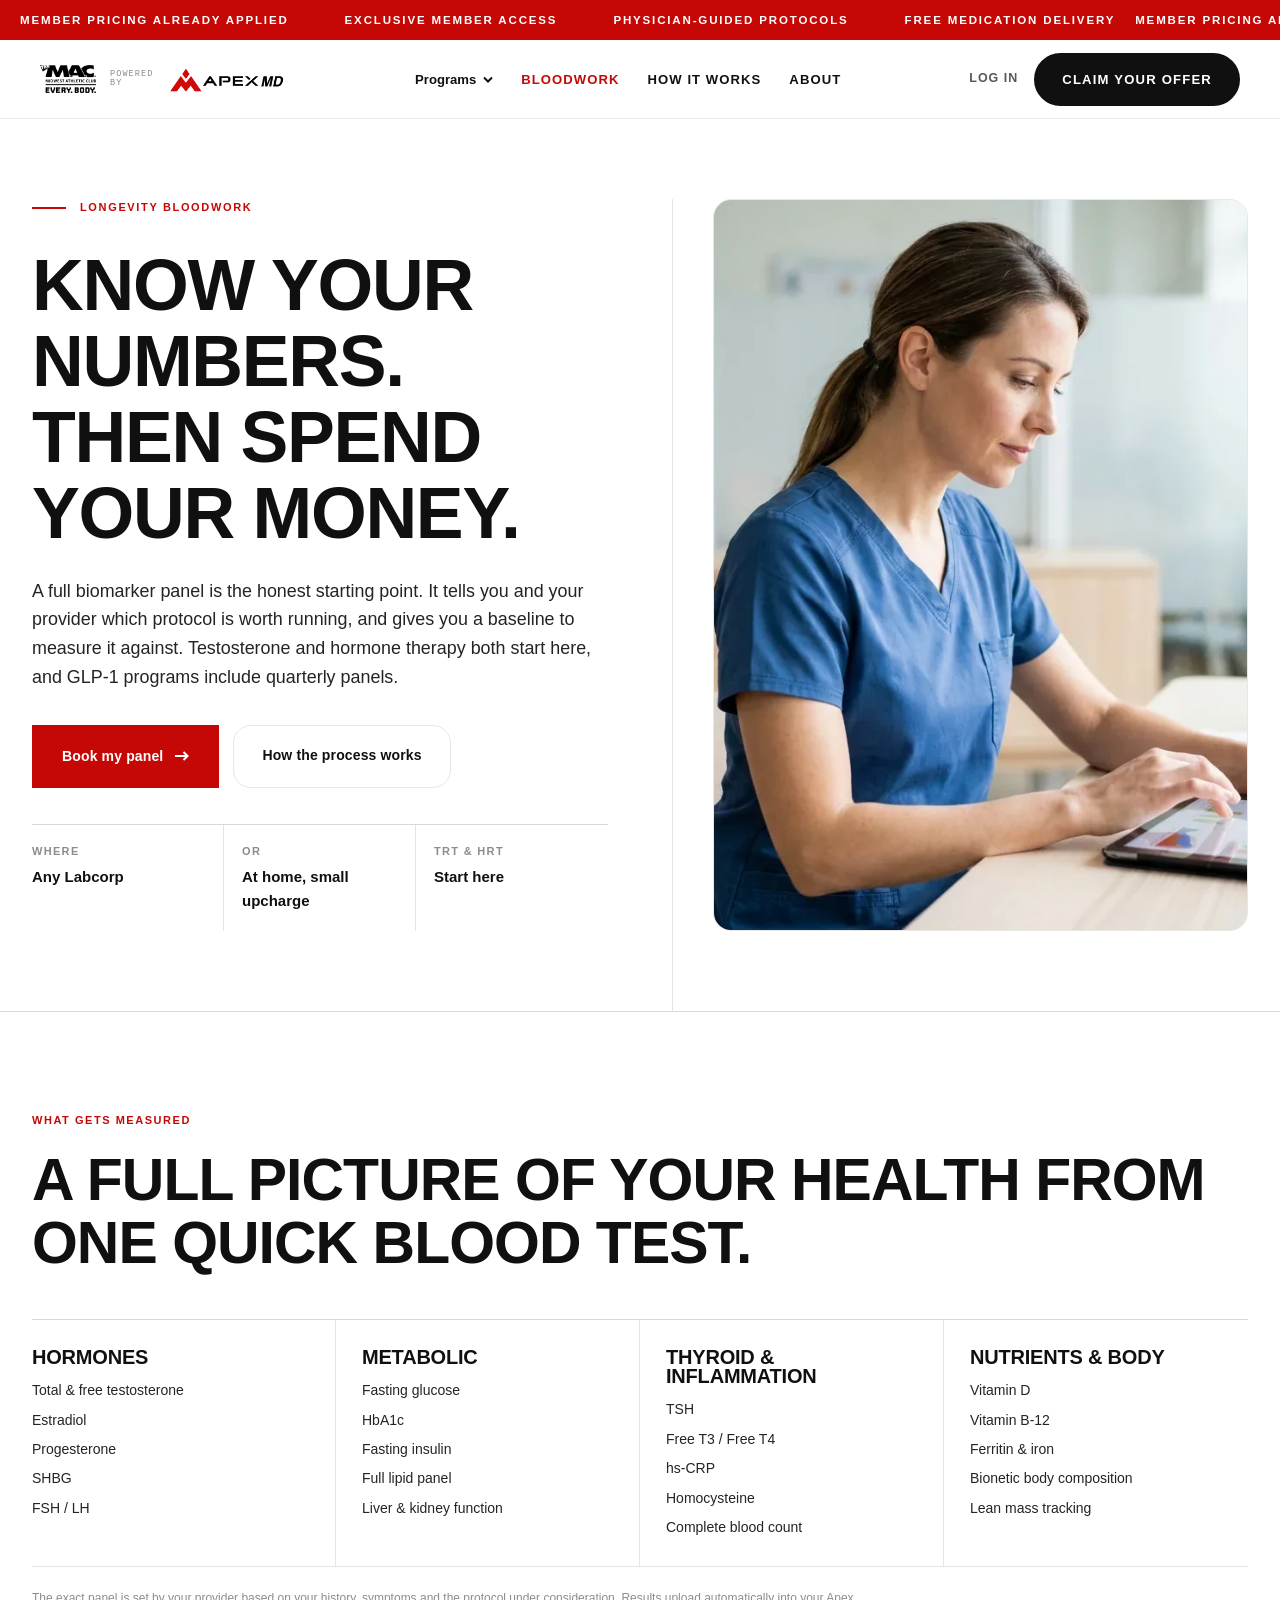
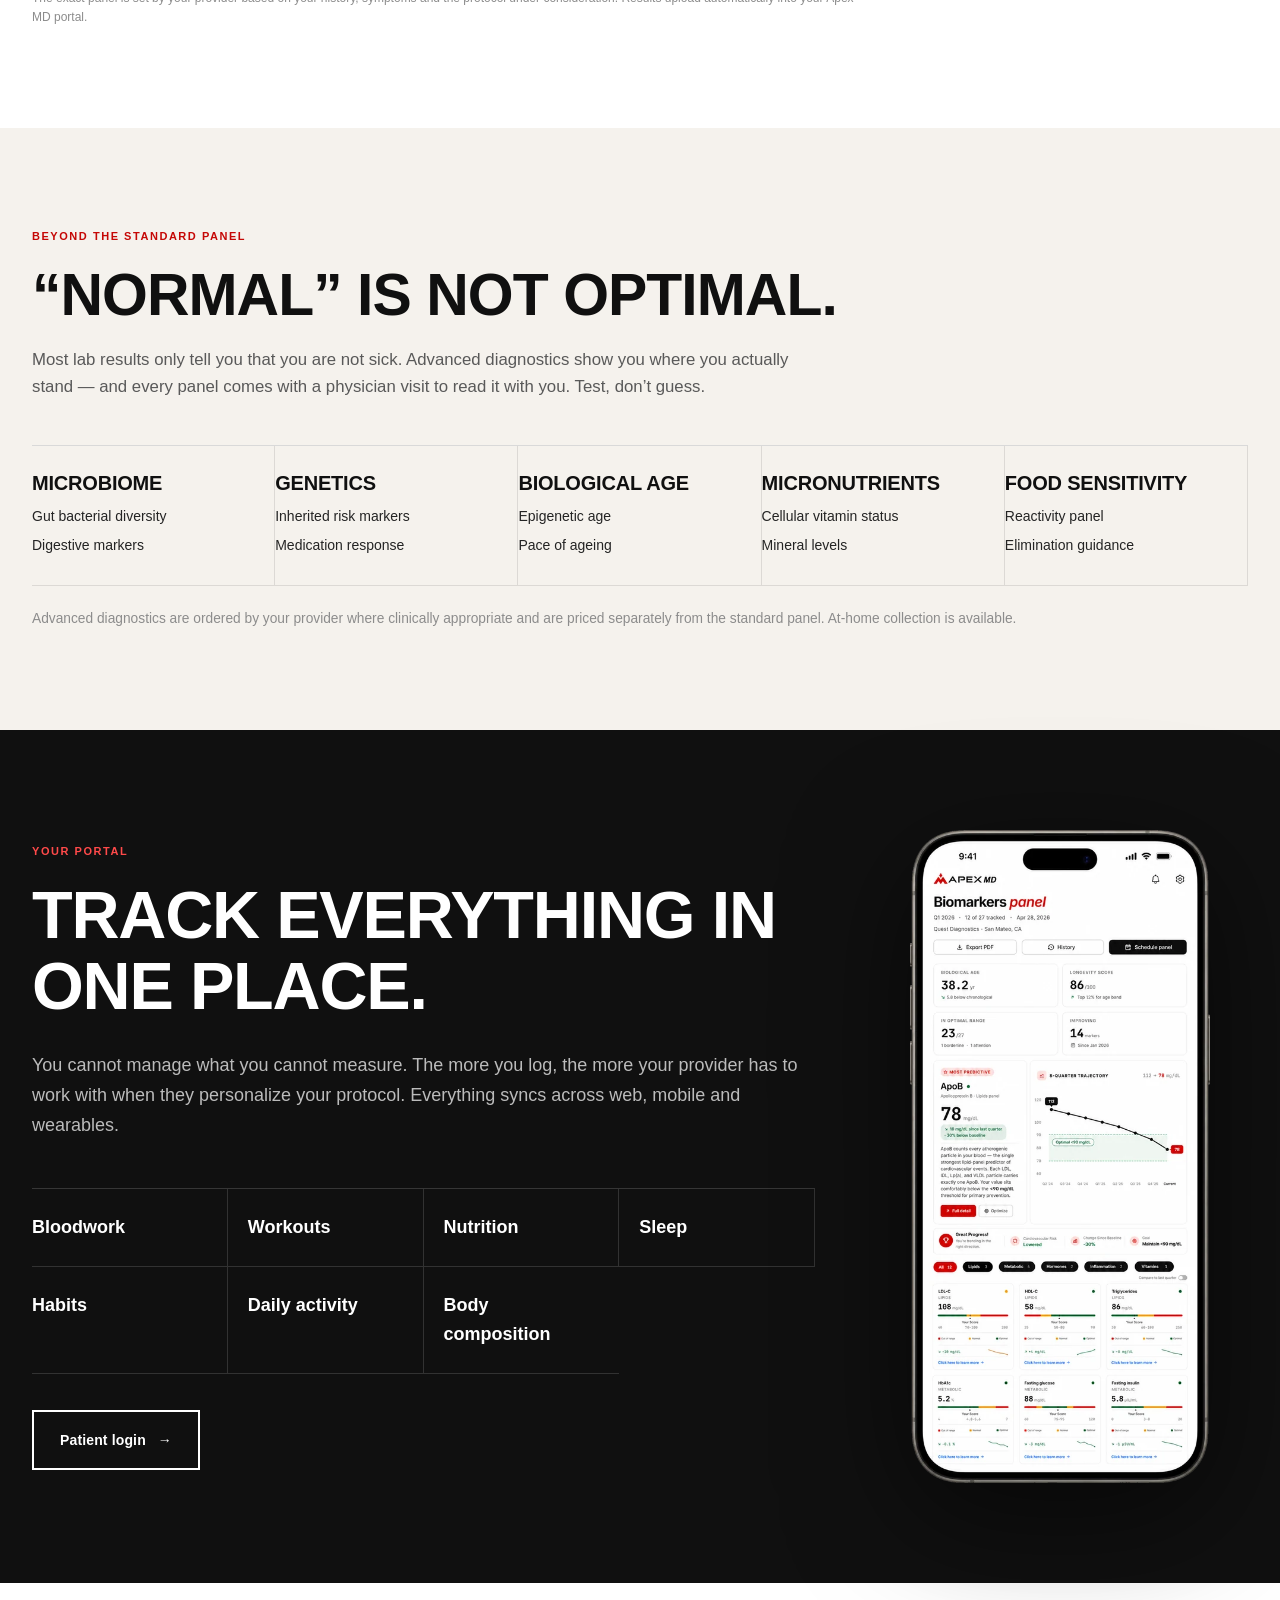
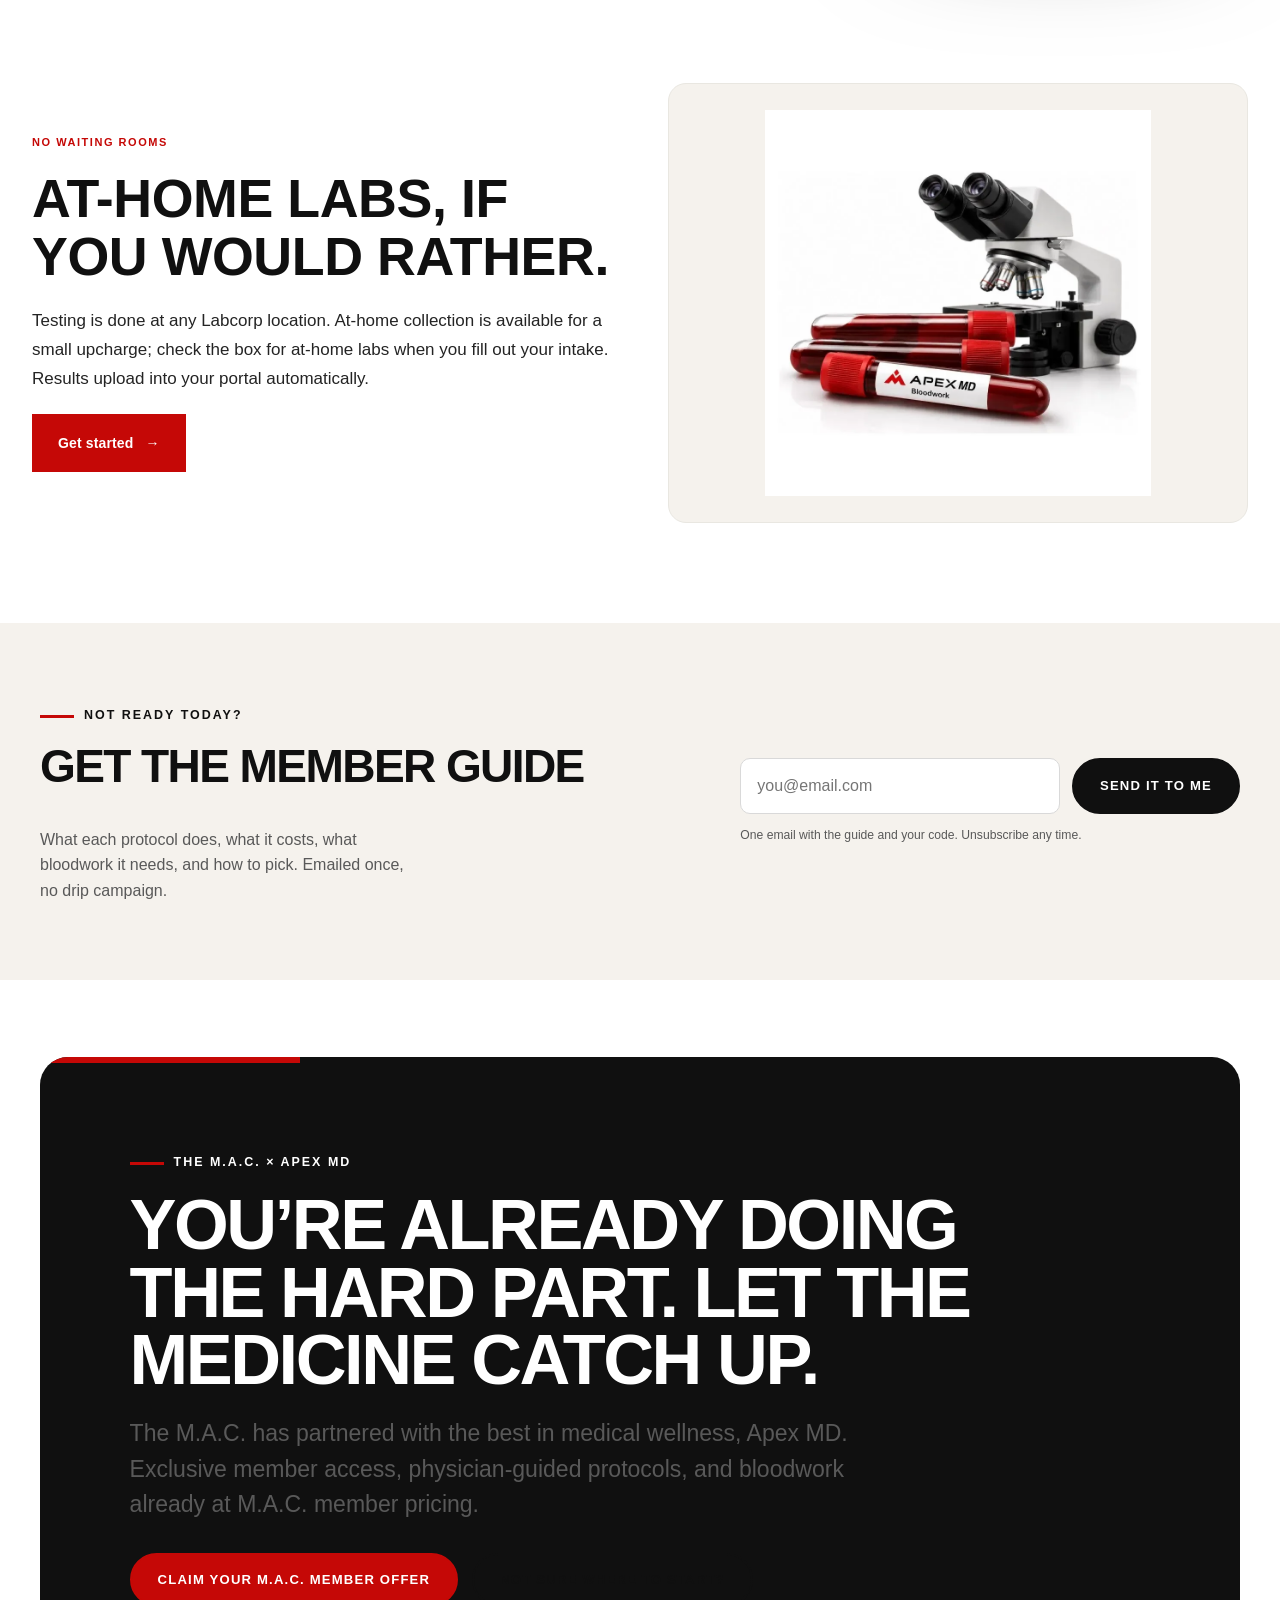
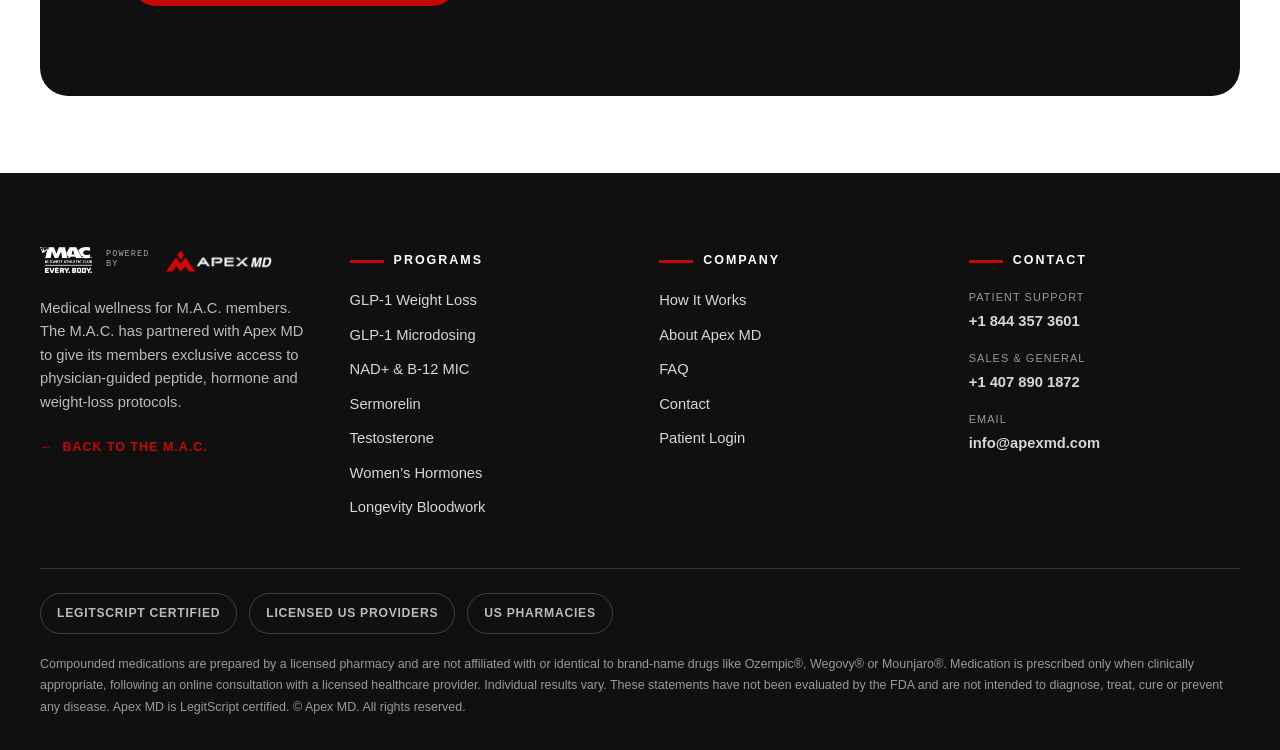
<file: bloodwork.html>
<!DOCTYPE html>
<html lang="en">
<head>
<meta charset="utf-8">
<meta name="viewport" content="width=device-width, initial-scale=1">
<title>Longevity Bloodwork — The M.A.C. × Apex MD</title>
<meta name="description" content="A full biomarker panel tells you and your provider which protocol is worth your money before you spend it. Where TRT and HRT begin.">
<link rel="canonical" href="https://mac.apexmd.com/bloodwork.html">
<meta property="og:type" content="website">
<meta property="og:title" content="Longevity Bloodwork — The M.A.C. × Apex MD">
<meta property="og:description" content="A full biomarker panel tells you and your provider which protocol is worth your money before you spend it. Where TRT and HRT begin.">
<meta property="og:url" content="https://mac.apexmd.com/bloodwork.html">
<link rel="stylesheet" href="mac-theme.css">

<style id="sp-responsive">
[data-spfloat]{display:none}[data-spnav]{display:flex}[data-spburger]{display:none}
[data-spcall]{display:none}[data-splogin]{display:inline}
@media (max-width:1040px){
[data-spfloat]{display:flex}[data-spnav]{display:none}[data-spburger]{display:flex}
[data-spcall]{display:inline-flex}[data-splogin]{display:none}}
@media (max-width:560px){.mac-header .mac-btn--sm{display:none}.mac-header .mac-nav{gap:14px}[data-spburger] span,[data-spcall] span{display:none}}
@media (max-width:360px){.mac-header .mac-lockup__by{display:none}}
#spQuiz[hidden],#spResult[hidden],#spStep1[hidden],#spMobile[hidden]{display:none!important}
#spMobile{position:fixed;inset:0;z-index:2000;background:var(--mac-black,#111);color:#fff;padding:26px 22px;overflow:auto}
#spMobile a{display:block;padding:14px 0;border-bottom:1px solid rgba(255,255,255,.14);color:#fff;text-decoration:none;font-weight:800;letter-spacing:.04em;text-transform:uppercase}
#spMobile .spclose{background:none;border:0;color:#fff;font-size:2rem;cursor:pointer;float:right;line-height:1}
</style>
<script src="analytics.js"></script>
<link rel="icon" href="favicon.ico" sizes="any">
<link rel="icon" type="image/png" sizes="32x32" href="favicon-32.png">
<link rel="icon" type="image/png" sizes="16x16" href="favicon-16.png">
<link rel="apple-touch-icon" href="apple-touch-icon.png">
<style>@media (max-width:760px){.mac-split-phone{grid-template-columns:1fr !important;gap:40px !important;padding:64px 20px !important}}</style>
</head>
<body>
<!-- Google Tag Manager (noscript) -->
<noscript><iframe src="https://www.googletagmanager.com/ns.html?id=GTM-MVWKWK6D"
height="0" width="0" style="display:none;visibility:hidden"></iframe></noscript>
<!-- End Google Tag Manager (noscript) -->
<div class="sc-host" data-sc-name="Bloodwork"><div style="background: rgb(255, 255, 255); color: rgb(16, 16, 16); font-family: var(--mac-font-body);">
  <div class="sc-host" data-sc-name="_SiteHeader"><div style="position: sticky; top: 0px; z-index: 1000;">
  <div class="mac-offerbar">
    <div class="mac-offerbar__track">
      <div class="mac-offerbar__set"><span>Member pricing already applied</span><span>Exclusive member access</span><span>Physician-guided protocols</span><span>Free medication delivery</span></div>
      <div class="mac-offerbar__set" aria-hidden="true"><span>Member pricing already applied</span><span>Exclusive member access</span><span>Physician-guided protocols</span><span>Free medication delivery</span></div>
    </div>
  </div>
  <header class="mac-header" style="position: static;">
    <div class="mac-container mac-nav">
      <a class="mac-lockup" href="index.html" style="display: flex; align-items: center; gap: 14px;">
        <img class="mac-lockup__mac" src="img/mac/logo-mac-dark.webp?v=67c2aa31" alt="The M.A.C." fetchpriority="high" decoding="async">
        <span class="mac-lockup__by" style="font-family: var(--mac-font-mono); font-size: 8.5px; line-height: 1.1; letter-spacing: 0.13em; text-transform: uppercase; color: var(--mac-gray-500); white-space: nowrap;">Powered<br>by</span>
        <img class="mac-lockup__apex" src="img/mac/logo-apex-dark.webp?v=c590a35a" alt="Apex MD" width="900" height="241" fetchpriority="high" decoding="async">
      </a>
      <nav class="mac-nav__links" data-spnav="1" style="">
        <div style="position: relative;">
          <button type="button" aria-haspopup="true" aria-expanded="false" style="display: flex; align-items: center; gap: 7px; background: none; border: 0px; padding: 8px 0px; cursor: pointer; font: inherit; color: inherit;">
            <span>Programs</span>
            <svg width="10" height="7" viewBox="0 0 10 7" fill="none" aria-hidden="true"><path d="M1 1.5 5 5.5 9 1.5" stroke="currentColor" stroke-width="2"></path></svg>
          </button>
          <div class="mac-navmenu" style="display: none;">
            <a href="weight-loss.html">GLP-1 Weight Loss</a>
            <a href="glp-1-microdosing.html">GLP-1 Microdosing</a>
            <a href="nad.html">NAD+ &amp; B-12 MIC</a>
            <a href="sermorelin.html">Sermorelin</a>
            <a href="testosterone.html">Testosterone</a>
            <a href="hormones.html">Women’s Hormones</a>
            <a href="bloodwork.html">Longevity Bloodwork</a>
          </div>
          
        </div>
        <a href="bloodwork.html" aria-current="page" style="color: var(--mac-red);">Bloodwork</a>
        <a href="how-it-works.html">How It Works</a>
        <a href="about.html">About</a>
      </nav>
      <div style="display: flex; align-items: center; gap: 16px; flex: 0 0 auto;">
        <button data-spburger="1" aria-label="Menu" style="align-items: center; gap: 9px; background: none; border: 0px; cursor: pointer; padding: 8px 2px; font-size: 0.8rem; font-weight: 800; letter-spacing: 0.08em; text-transform: uppercase; color: var(--mac-black);">
          <svg width="20" height="12" viewBox="0 0 20 12" fill="none" aria-hidden="true"><path d="M0 1h20M0 6h20M0 11h20" stroke="currentColor" stroke-width="2"></path></svg>
          <span>Menu</span>
        </button>
        <a href="tel:+18443573601" data-spcall="1" aria-label="Call patient support" style="align-items: center; gap: 8px; font-size: 0.78rem; font-weight: 800; letter-spacing: 0.06em; text-transform: uppercase; color: var(--mac-black); white-space: nowrap;">
          <svg width="15" height="15" viewBox="0 0 24 24" fill="none" aria-hidden="true"><path d="M22 16.9v3a2 2 0 0 1-2.2 2 19.8 19.8 0 0 1-8.6-3.1 19.5 19.5 0 0 1-6-6A19.8 19.8 0 0 1 2.1 4.2 2 2 0 0 1 4.1 2h3a2 2 0 0 1 2 1.7c.1.9.4 1.8.7 2.6a2 2 0 0 1-.5 2.1L8.1 9.7a16 16 0 0 0 6 6l1.3-1.3a2 2 0 0 1 2.1-.4c.8.3 1.7.6 2.6.7a2 2 0 0 1 1.7 2Z" stroke="currentColor" stroke-width="2"></path></svg>
          <span>Call</span>
        </a>
        <a href="https://ehr.apexmd.com/login" data-splogin="1" style="font-size: 0.78rem; font-weight: 800; letter-spacing: 0.08em; text-transform: uppercase; color: var(--mac-gray-700); white-space: nowrap;">Log In</a>
        <button class="mac-btn mac-btn--red mac-btn--sm" style="white-space: nowrap;">Claim Your Offer</button>
      </div>
    </div>
  </header>
  </div><button class="mac-float" data-spfloat="1" style="">
  <span>Not sure where to start? Take the 60-second quiz</span>
  <span style="color: var(--mac-red);">→</span></button></div>

  <section data-screen-label="Hero" style="border-bottom: 1px solid rgb(217, 217, 217);">
    <div style="max-width: 1320px; margin: 0px auto; padding: 80px 32px 0px; display: grid; grid-template-columns: repeat(auto-fit, minmax(340px, 1fr)); gap: 64px; align-items: start;">
      <div style="padding-bottom: 80px;">
        <div style="display: flex; align-items: center; gap: 14px; margin-bottom: 30px;">
          <span style="width: 34px; height: 2px; background: rgb(197, 8, 6); display: block;"></span>
          <span style="font-size: 11px; font-weight: 700; letter-spacing: 0.15em; text-transform: uppercase; color: rgb(197, 8, 6);">Longevity Bloodwork</span>
        </div>
        <h1 style="font-size: clamp(42px, 5.6vw, 80px); line-height: 1.06; letter-spacing: -0.018em; margin: 0px 0px 26px;">Know Your Numbers. Then Spend Your Money.</h1>
        <p style="font-size: clamp(16px, 1.4vw, 20px); line-height: 1.6; color: rgb(36, 36, 36); max-width: 34em; margin: 0px 0px 34px;">A full biomarker panel is the honest starting point. It tells you and your provider which protocol is worth running, and gives you a baseline to measure it against. Testosterone and hormone therapy both start here, and GLP-1 programs include quarterly panels.</p>
        <div style="display: flex; flex-wrap: wrap; gap: 14px; margin-bottom: 36px;">
          <a href="https://formmac.apexmd.com/?categoryId=bloodwork" class="scp0" style="background: rgb(197, 8, 6); color: rgb(255, 255, 255); text-decoration: none; font-weight: 700; font-size: 14px; letter-spacing: 0.01em; padding: 20px 30px; display: inline-flex; align-items: center; gap: 12px;" target="_blank" rel="noopener">
            <span>Book my panel</span>
            <svg width="14" height="10" viewBox="0 0 14 10" fill="none" aria-hidden="true"><path d="M0 5h12M8.5 1 12.5 5l-4 4" stroke="currentColor" stroke-width="2"></path></svg>
          </a>
          <a href="how-it-works.html" class="scp1" style="border: 1px solid rgb(233, 231, 225); border-radius: 18px; overflow: hidden; color: rgb(16, 16, 16); text-decoration: none; font-weight: 700; font-size: 14px; letter-spacing: 0.01em; padding: 18px 28px;">How the process works</a>
        </div>
        <div style="border-top: 1px solid rgb(217, 217, 217); display: grid; grid-template-columns: repeat(auto-fit, minmax(150px, 1fr));">
          <div style="padding: 18px 18px 18px 0px; border-right: 1px solid rgba(0, 0, 0, 0.1);">
            <div style="font-size: 11px; font-weight: 700; letter-spacing: 0.12em; text-transform: uppercase; color: rgb(140, 140, 140); margin-bottom: 5px;">Where</div>
            <div style="font-size: 15px; font-weight: 700;">Any Labcorp</div>
          </div>
          <div style="padding: 18px; border-right: 1px solid rgba(0, 0, 0, 0.1);">
            <div style="font-size: 11px; font-weight: 700; letter-spacing: 0.12em; text-transform: uppercase; color: rgb(140, 140, 140); margin-bottom: 5px;">Or</div>
            <div style="font-size: 15px; font-weight: 700;">At home, small upcharge</div>
          </div>
          <div style="padding: 18px;">
            <div style="font-size: 11px; font-weight: 700; letter-spacing: 0.12em; text-transform: uppercase; color: rgb(140, 140, 140); margin-bottom: 5px;">TRT &amp; HRT</div>
            <div style="font-size: 15px; font-weight: 700;">Start here</div>
          </div>
        </div>
      </div>
      <div style="align-self: stretch; border-left: 1px solid rgba(0, 0, 0, 0.1); padding: 0px 0px 80px 40px;">
        <div style="height: 100%; min-height: 460px; border: 1px solid rgb(233, 231, 225); border-radius: 18px; overflow: hidden;">
          <img src="img/apex/labs-nurse.webp?v=8bc14c1e" alt="An Apex MD clinician reviewing lab results" style="object-position: 40% 50%; width: 100%; height: 100%; object-fit: cover;" width="1264" height="848" loading="lazy" decoding="async">
        </div>
      </div>
    </div>
  </section>

  <section data-screen-label="Panel" style="max-width: 1320px; margin: 0px auto; padding: 100px 32px;">
    <div style="font-size: 11px; font-weight: 700; letter-spacing: 0.14em; text-transform: uppercase; color: rgb(197, 8, 6); margin-bottom: 18px;">What gets measured</div>
    <h2 style="font-size: clamp(34px, 4.6vw, 62px); line-height: 1.08; letter-spacing: -0.016em; margin: 0px 0px 44px; max-width: 20em;">A full picture of your health from one quick blood test.</h2>
    <div style="display: grid; grid-template-columns: repeat(auto-fit, minmax(260px, 1fr)); border-top: 1px solid rgb(217, 217, 217);">
      <div style="padding: 28px 26px 28px 0px; border-right: 1px solid rgba(0, 0, 0, 0.1); border-bottom: 1px solid rgba(0, 0, 0, 0.1);">
        <h3 style="font-size: 20px; letter-spacing: -0.01em; margin: 0px 0px 12px;">Hormones</h3>
        <div style="display: flex; flex-direction: column; gap: 7px; font-size: 14px; color: rgb(36, 36, 36);"><span>Total &amp; free testosterone</span><span>Estradiol</span><span>Progesterone</span><span>SHBG</span><span>FSH / LH</span></div>
      </div>
      <div style="padding: 28px 26px; border-right: 1px solid rgba(0, 0, 0, 0.1); border-bottom: 1px solid rgba(0, 0, 0, 0.1);">
        <h3 style="font-size: 20px; letter-spacing: -0.01em; margin: 0px 0px 12px;">Metabolic</h3>
        <div style="display: flex; flex-direction: column; gap: 7px; font-size: 14px; color: rgb(36, 36, 36);"><span>Fasting glucose</span><span>HbA1c</span><span>Fasting insulin</span><span>Full lipid panel</span><span>Liver &amp; kidney function</span></div>
      </div>
      <div style="padding: 28px 26px; border-right: 1px solid rgba(0, 0, 0, 0.1); border-bottom: 1px solid rgba(0, 0, 0, 0.1);">
        <h3 style="font-size: 20px; letter-spacing: -0.01em; margin: 0px 0px 12px;">Thyroid &amp; inflammation</h3>
        <div style="display: flex; flex-direction: column; gap: 7px; font-size: 14px; color: rgb(36, 36, 36);"><span>TSH</span><span>Free T3 / Free T4</span><span>hs-CRP</span><span>Homocysteine</span><span>Complete blood count</span></div>
      </div>
      <div style="padding: 28px 0px 28px 26px; border-bottom: 1px solid rgba(0, 0, 0, 0.1);">
        <h3 style="font-size: 20px; letter-spacing: -0.01em; margin: 0px 0px 12px;">Nutrients &amp; body</h3>
        <div style="display: flex; flex-direction: column; gap: 7px; font-size: 14px; color: rgb(36, 36, 36);"><span>Vitamin D</span><span>Vitamin B-12</span><span>Ferritin &amp; iron</span><span>Bionetic body composition</span><span>Lean mass tracking</span></div>
      </div>
    </div>
    <p style="font-size: 12px; line-height: 1.6; color: rgb(140, 140, 140); margin: 22px 0px 0px; max-width: 70em;">The exact panel is set by your provider based on your history, symptoms and the protocol under consideration. Results upload automatically into your Apex MD portal.</p>
  </section>

  <section data-screen-label="Advanced diagnostics" style="background: var(--mac-gray-100);">
    <div style="max-width: 1320px; margin: 0px auto; padding: 100px 32px;">
    <div style="font-size: 11px; font-weight: 700; letter-spacing: 0.14em; text-transform: uppercase; color: rgb(197, 8, 6); margin-bottom: 18px;">Beyond the standard panel</div>
    <h2 style="font-size: clamp(34px, 4.6vw, 62px); line-height: 1.08; letter-spacing: -0.016em; margin: 0px 0px 20px; max-width: 20em;">“Normal” is not optimal.</h2>
    <p style="font-size: 1.05rem; color: rgb(89, 89, 89); max-width: 46em; margin: 0px 0px 44px;">Most lab results only tell you that you are not sick. Advanced diagnostics show you where you actually stand — and every panel comes with a physician visit to read it with you. Test, don’t guess.</p>
    <div style="display: grid; grid-template-columns: repeat(auto-fit, minmax(220px, 1fr)); border-top: 1px solid rgb(217, 217, 217);">
      <div style="padding: 28px 26px 28px 0px; border-right: 1px solid rgba(0, 0, 0, 0.1); border-bottom: 1px solid rgba(0, 0, 0, 0.1);">
        <h3 style="font-size: 20px; letter-spacing: -0.01em; margin: 0px 0px 12px;">Microbiome</h3>
        <div style="display: flex; flex-direction: column; gap: 7px; font-size: 14px; color: rgb(36, 36, 36);"><span>Gut bacterial diversity</span><span>Digestive markers</span></div>
      </div>
      <div style="padding: 28px 26px 28px 0px; border-right: 1px solid rgba(0, 0, 0, 0.1); border-bottom: 1px solid rgba(0, 0, 0, 0.1);">
        <h3 style="font-size: 20px; letter-spacing: -0.01em; margin: 0px 0px 12px;">Genetics</h3>
        <div style="display: flex; flex-direction: column; gap: 7px; font-size: 14px; color: rgb(36, 36, 36);"><span>Inherited risk markers</span><span>Medication response</span></div>
      </div>
      <div style="padding: 28px 26px 28px 0px; border-right: 1px solid rgba(0, 0, 0, 0.1); border-bottom: 1px solid rgba(0, 0, 0, 0.1);">
        <h3 style="font-size: 20px; letter-spacing: -0.01em; margin: 0px 0px 12px;">Biological age</h3>
        <div style="display: flex; flex-direction: column; gap: 7px; font-size: 14px; color: rgb(36, 36, 36);"><span>Epigenetic age</span><span>Pace of ageing</span></div>
      </div>
      <div style="padding: 28px 26px 28px 0px; border-right: 1px solid rgba(0, 0, 0, 0.1); border-bottom: 1px solid rgba(0, 0, 0, 0.1);">
        <h3 style="font-size: 20px; letter-spacing: -0.01em; margin: 0px 0px 12px;">Micronutrients</h3>
        <div style="display: flex; flex-direction: column; gap: 7px; font-size: 14px; color: rgb(36, 36, 36);"><span>Cellular vitamin status</span><span>Mineral levels</span></div>
      </div>
      <div style="padding: 28px 26px 28px 0px; border-right: 1px solid rgba(0, 0, 0, 0.1); border-bottom: 1px solid rgba(0, 0, 0, 0.1);">
        <h3 style="font-size: 20px; letter-spacing: -0.01em; margin: 0px 0px 12px;">Food sensitivity</h3>
        <div style="display: flex; flex-direction: column; gap: 7px; font-size: 14px; color: rgb(36, 36, 36);"><span>Reactivity panel</span><span>Elimination guidance</span></div>
      </div>
    </div>
    <p style="font-size: 0.86rem; color: rgb(140, 140, 140); margin: 22px 0px 0px;">Advanced diagnostics are ordered by your provider where clinically appropriate and are priced separately from the standard panel. At-home collection is available.</p>
    </div>
  </section>
  <section data-screen-label="Portal" style="background: rgb(16, 16, 16); color: rgb(255, 255, 255);">
    <div class="mac-split-phone" style="max-width: 1320px; margin: 0px auto; padding: 100px 32px; display: grid; grid-template-columns: minmax(0,1.35fr) minmax(0,0.65fr); gap: 56px; align-items: center;">
      <div>
      <div style="font-size: 11px; font-weight: 700; letter-spacing: 0.14em; text-transform: uppercase; color: rgb(255, 74, 74); margin-bottom: 20px;">Your portal</div>
      <h2 style="font-size: clamp(36px, 5.2vw, 74px); line-height: 1.06; letter-spacing: -0.018em; margin: 0px 0px 30px; max-width: 18em;">Track Everything in One Place.</h2>
      <p style="font-size: 18px; line-height: 1.65; color: rgb(187, 187, 187); max-width: 44em; margin: 0px 0px 48px;">You cannot manage what you cannot measure. The more you log, the more your provider has to work with when they personalize your protocol. Everything syncs across web, mobile and wearables.</p>
      <div style="display: grid; grid-template-columns: repeat(auto-fit, minmax(180px, 1fr)); border-top: 1px solid rgba(255, 255, 255, 0.16);">
        <div style="padding: 24px 20px 24px 0px; border-right: 1px solid rgba(255, 255, 255, 0.14); border-bottom: 1px solid rgba(255, 255, 255, 0.14); font-size: 18px; font-weight: 700;">Bloodwork</div>
        <div style="padding: 24px 20px; border-right: 1px solid rgba(255, 255, 255, 0.14); border-bottom: 1px solid rgba(255, 255, 255, 0.14); font-size: 18px; font-weight: 700;">Workouts</div>
        <div style="padding: 24px 20px; border-right: 1px solid rgba(255, 255, 255, 0.14); border-bottom: 1px solid rgba(255, 255, 255, 0.14); font-size: 18px; font-weight: 700;">Nutrition</div>
        <div style="padding: 24px 20px; border-right: 1px solid rgba(255, 255, 255, 0.14); border-bottom: 1px solid rgba(255, 255, 255, 0.14); font-size: 18px; font-weight: 700;">Sleep</div>
        <div style="padding: 24px 20px 24px 0px; border-right: 1px solid rgba(255, 255, 255, 0.14); border-bottom: 1px solid rgba(255, 255, 255, 0.14); font-size: 18px; font-weight: 700;">Habits</div>
        <div style="padding: 24px 20px; border-right: 1px solid rgba(255, 255, 255, 0.14); border-bottom: 1px solid rgba(255, 255, 255, 0.14); font-size: 18px; font-weight: 700;">Daily activity</div>
        <div style="padding: 24px 20px; border-bottom: 1px solid rgba(255, 255, 255, 0.14); font-size: 18px; font-weight: 700;">Body composition</div>
      </div>
      <a href="https://ehr.apexmd.com/login" class="scp2" style="display: inline-flex; align-items: center; gap: 12px; margin-top: 36px; border: 2px solid rgb(255, 255, 255); color: rgb(255, 255, 255); text-decoration: none; font-weight: 700; font-size: 14px; letter-spacing: 0.01em; padding: 17px 26px;">
        <span>Patient login</span><span>→</span>
      </a>
          </div>
      <figure style="margin: 0; display: flex; justify-content: center;">
        <img src="img/product/phone-biomarkers.webp?v=39484f05" alt="The Apex MD portal showing a biomarker panel on a phone" width="505" height="1100" loading="lazy" decoding="async" style="width: 100%; max-width: 300px; height: auto; display: block; filter: drop-shadow(0 30px 60px rgba(0,0,0,0.55));">
      </figure>
</div>
  </section>

  <section data-screen-label="Home labs" style="max-width: 1320px; margin: 0px auto; padding: 100px 32px;">
    <div style="display: grid; grid-template-columns: repeat(auto-fit, minmax(320px, 1fr)); gap: 56px; align-items: center;">
      <div>
        <div style="font-size: 11px; font-weight: 700; letter-spacing: 0.14em; text-transform: uppercase; color: rgb(197, 8, 6); margin-bottom: 18px;">No waiting rooms</div>
        <h2 style="font-size: clamp(32px, 4.2vw, 54px); line-height: 1.08; letter-spacing: -0.008em; margin: 0px 0px 22px;">At-home labs, if you would rather.</h2>
        <p style="font-size: 17px; line-height: 1.7; color: rgb(36, 36, 36); margin: 0px 0px 20px;">Testing is done at any Labcorp location. At-home collection is available for a small upcharge; check the box for at-home labs when you fill out your intake. Results upload into your portal automatically.</p>
        <a href="https://formmac.apexmd.com/?categoryId=bloodwork" class="scp0" style="display: inline-flex; align-items: center; gap: 12px; background: rgb(197, 8, 6); color: rgb(255, 255, 255); text-decoration: none; font-weight: 700; font-size: 14px; letter-spacing: 0.01em; padding: 18px 26px;" target="_blank" rel="noopener">
          <span>Get started</span><span>→</span>
        </a>
      </div>
      <div style="height: 440px; border: 1px solid rgb(233, 231, 225); border-radius: 18px; overflow: hidden; background: var(--mac-gray-100, #F5F2ED); display: flex; align-items: center; justify-content: center; padding: 26px;">
        <img src="img/apex/collection-kit.webp?v=8a27df0f" alt="Apex MD at-home blood collection kit" style="max-width: 100%; max-height: 100%; width: auto; height: auto; object-fit: contain;" width="900" height="900" loading="lazy" decoding="async">
      </div>
    </div>
  </section>

  <div class="sc-host" data-sc-name="_SiteFooter"><section class="mac-section mac-section--tight mac-section--soft" data-screen-label="Lead capture">
  <div class="mac-container">
    <div class="mac-split mac-split--lead" style="align-items: center;">
      <div>
        <div class="mac-kicker">Not Ready Today?</div>
        <h2 style="font-size: clamp(2rem, 3.6vw, 3.4rem);">Get the Member Guide</h2>
        <p class="mac-muted" style="max-width: 42ch; margin: 0px;">What each protocol does, what it costs, what bloodwork it needs, and how to pick. Emailed once, no drip campaign.</p>
      </div>
      <div>
        
          <form style="display: flex; flex-wrap: wrap; gap: 12px;" data-lead="guide">
            <input type="text" name="company" tabindex="-1" autocomplete="off" aria-hidden="true" style="position:absolute;left:-9999px;width:1px;height:1px;opacity:0">
            <label for="lead-email" style="position: absolute; width: 1px; height: 1px; overflow: hidden; clip: rect(0px, 0px, 0px, 0px);">Email address</label>
            <input class="mac-field" id="lead-email" name="email" type="email" required="" placeholder="you@email.com" style="flex: 1 1 220px;">
            <button class="mac-btn mac-btn--red" type="submit">Send It To Me</button>
            <p class="mac-muted" style="flex: 1 1 100%; font-size: 0.76rem; margin: 0px;">One email with the guide and your code. Unsubscribe any time.</p>
          </form>
        
        
      </div>
    </div>
  </div></section><section class="mac-section mac-section--tight" style="background: var(--mac-white);">
  <div class="mac-container">
    <div class="mac-cta">
      <div class="mac-kicker" style="color: var(--mac-white);">The M.A.C. × Apex MD</div>
      <h2>You’re Already Doing the Hard Part. Let the Medicine Catch Up.</h2>
      <p class="mac-lead mac-muted" style="margin-bottom: 30px;">The M.A.C. has partnered with the best in medical wellness, Apex MD. Exclusive member access, physician-guided protocols, and bloodwork already at M.A.C. member pricing.</p>
      <div style="display: flex; flex-wrap: wrap; gap: 14px;">
        <a class="mac-btn mac-btn--red" href="https://formmac.apexmd.com/?categoryId=bloodwork" target="_blank" rel="noopener">Claim Your M.A.C. Member Offer</a>
        <a class="mac-btn mac-btn--outline" href="how-it-works.html">Not Sure Where to Start?</a>
      </div>
    </div>
  </div></section><footer class="mac-footer">
  <div class="mac-container">
    <div class="mac-grid" style="grid-template-columns: repeat(auto-fit, minmax(230px, 1fr));">
      <div>
        <div style="display: flex; align-items: center; gap: 14px; margin-bottom: 22px;">
          <img src="img/mac/logo-mac-white.webp?v=9cd1b303" alt="The M.A.C." style="height: 26px; width: auto;" loading="lazy" decoding="async">
          <span style="font-family: var(--mac-font-mono); font-size: 8.5px; line-height: 1.1; letter-spacing: 0.13em; text-transform: uppercase; color: rgba(255,255,255,0.62); white-space: nowrap;">Powered<br>by</span>
          <img src="img/mac/logo-apex-white.webp?v=296ee9a3" alt="Apex MD" style="height: 30px; width: auto;" width="900" height="241" loading="lazy" decoding="async">
        </div>
        <p style="max-width: 34em; color: rgb(187, 187, 187); font-size: 0.92rem;">Medical wellness for M.A.C. members. The M.A.C. has partnered with Apex MD to give its members exclusive access to physician-guided peptide, hormone and weight-loss protocols.</p>
        <a href="https://the-mac.com" target="_blank" rel="noopener" style="display: inline-flex; align-items: center; gap: 9px; color: var(--mac-red); font-size: 0.78rem; font-weight: 800; letter-spacing: 0.08em; text-transform: uppercase;"><span>←</span><span>Back to The M.A.C.</span></a>
      </div>
      <div>
        <div class="mac-kicker" style="color: var(--mac-white);">Programs</div>
        <div style="display: flex; flex-direction: column; gap: 11px; font-size: 0.92rem;">
          <a href="weight-loss.html">GLP-1 Weight Loss</a>
          <a href="glp-1-microdosing.html">GLP-1 Microdosing</a>
          <a href="nad.html">NAD+ &amp; B-12 MIC</a>
          <a href="sermorelin.html">Sermorelin</a>
          <a href="testosterone.html">Testosterone</a>
          <a href="hormones.html">Women’s Hormones</a>
          <a href="bloodwork.html">Longevity Bloodwork</a>
        </div>
      </div>
      <div>
        <div class="mac-kicker" style="color: var(--mac-white);">Company</div>
        <div style="display: flex; flex-direction: column; gap: 11px; font-size: 0.92rem;">
          <a href="how-it-works.html">How It Works</a>
          <a href="about.html">About Apex MD</a>
          <a href="faq.html">FAQ</a>
          <a href="contact.html">Contact</a>
          <a href="https://ehr.apexmd.com/login">Patient Login</a>
        </div>
      </div>
      <div>
        <div class="mac-kicker" style="color: var(--mac-white);">Contact</div>
        <div style="display: flex; flex-direction: column; gap: 16px; font-size: 0.92rem;">
          <div>
            <div style="font-size: 0.68rem; color: rgb(153, 153, 153); letter-spacing: 0.1em; text-transform: uppercase; margin-bottom: 4px;">Patient support</div>
            <a href="tel:+18443573601" style="font-weight: 800;">+1 844 357 3601</a>
          </div>
          <div>
            <div style="font-size: 0.68rem; color: rgb(153, 153, 153); letter-spacing: 0.1em; text-transform: uppercase; margin-bottom: 4px;">Sales &amp; general</div>
            <a href="tel:+14078901872" style="font-weight: 800;">+1 407 890 1872</a>
          </div>
          <div>
            <div style="font-size: 0.68rem; color: rgb(153, 153, 153); letter-spacing: 0.1em; text-transform: uppercase; margin-bottom: 4px;">Email</div>
            <a href="mailto:info@apexmd.com" style="font-weight: 800;">info@apexmd.com</a>
          </div>
        </div>
      </div>
    </div>
    <div class="mac-footer__bottom">
      <div class="mac-feature-strip" style="margin-bottom: 20px;">
        <span class="mac-chip" style="background: transparent; border-color: rgba(255, 255, 255, 0.2); color: rgb(187, 187, 187);">LegitScript certified</span>
        <span class="mac-chip" style="background: transparent; border-color: rgba(255, 255, 255, 0.2); color: rgb(187, 187, 187);">Licensed US providers</span>
        <span class="mac-chip" style="background: transparent; border-color: rgba(255, 255, 255, 0.2); color: rgb(187, 187, 187);">US pharmacies</span>
      </div>
      <p style="margin: 0px; font-size: 0.78rem; line-height: 1.7;">Compounded medications are prepared by a licensed pharmacy and are not affiliated with or identical to brand-name drugs like Ozempic®, Wegovy® or Mounjaro®. Medication is prescribed only when clinically appropriate, following an online consultation with a licensed healthcare provider. Individual results vary. These statements have not been evaluated by the FDA and are not intended to diagnose, treat, cure or prevent any disease. Apex MD is LegitScript certified. © Apex MD. All rights reserved.</p>
    </div>
  </div></footer></div></div></div>

  <div class="mac-quiz__backdrop" id="spQuiz" hidden>
    <div class="mac-quiz">
      <div class="mac-quiz__head">
        <div style="display: flex; align-items: baseline; gap: 14px;">
          <span style="font-size: 0.68rem; font-weight: 800; letter-spacing: 0.16em; text-transform: uppercase; color: var(--mac-red);"><span id="spStepLabel">01 / 02</span></span>
          <span style="font-size: 0.95rem; font-weight: 800; letter-spacing: 0.04em; text-transform: uppercase;">Find Your Program</span>
        </div>
        <button aria-label="Close" data-spquiz-close="1" style="background: none; border: 0px; color: inherit; cursor: pointer; font-size: 1.5rem; line-height: 1; padding: 2px 6px;">×</button>
      </div>

      
        <div class="mac-quiz__body" id="spStep1">
          <h2 style="font-size: clamp(2rem, 4vw, 3rem); margin-bottom: 12px;">What Are You Here to Change?</h2>
          <p class="mac-muted" style="margin-bottom: 22px;">Pick the one that sounds most like you. We will point you at the right protocol and pre-fill your intake.</p>
          <div style="display: grid; gap: 0px;">
            <button class="mac-quiz__opt" data-key="glp1"><span class="mac-quiz__num">01</span><b>Lose weight and keep it off</b><span style="color: var(--mac-red); font-weight: 800;">→</span></button>
            <button class="mac-quiz__opt" data-key="micro"><span class="mac-quiz__num">02</span><b>Quiet the food noise and improve metabolic health</b><span style="color: var(--mac-red); font-weight: 800;">→</span></button>
            <button class="mac-quiz__opt" data-key="nad"><span class="mac-quiz__num">03</span><b>Get my energy back at the cellular level</b><span style="color: var(--mac-red); font-weight: 800;">→</span></button>
            <button class="mac-quiz__opt" data-key="sermorelin"><span class="mac-quiz__num">04</span><b>Build muscle, recover faster, sleep deeper</b><span style="color: var(--mac-red); font-weight: 800;">→</span></button>
            <button class="mac-quiz__opt" data-key="trt"><span class="mac-quiz__num">05</span><b>Drive, strength and vitality — men</b><span style="color: var(--mac-red); font-weight: 800;">→</span></button>
            <button class="mac-quiz__opt" data-key="hrt"><span class="mac-quiz__num">06</span><b>Mood, sleep and balance — women</b><span style="color: var(--mac-red); font-weight: 800;">→</span></button>
            <button class="mac-quiz__opt" data-key="b12"><span class="mac-quiz__num">07</span><b>A straightforward energy lift</b><span style="color: var(--mac-red); font-weight: 800;">→</span></button>
            <button class="mac-quiz__opt" data-key="bloodwork" style="border-bottom: 0px;"><span class="mac-quiz__num">08</span><b>Not sure yet — show me my numbers first</b><span style="color: var(--mac-red); font-weight: 800;">→</span></button>
          </div>
        </div>
        <div class="mac-quiz__body" id="spResult" hidden>
          <div class="mac-kicker" style="margin-bottom:14px">Your recommended protocol</div>
          <h2 style="font-size:clamp(2.2rem,4.4vw,3.4rem);margin-bottom:16px" id="spName"></h2>
          <p style="font-size:1.05rem;margin-bottom:24px" id="spWhy"></p>
          <div class="mac-stats mac-stats--light" style="border-top:1px solid var(--mac-gray-300);border-bottom:1px solid var(--mac-gray-300);margin-bottom:26px">
            <div class="mac-stat"><div class="mac-stat__label" style="margin:0 0 6px">Member price</div><div class="mac-stat__num" style="font-size:1.6rem" id="spPrice"></div></div>
            <div class="mac-stat"><div class="mac-stat__label" style="margin:0 0 6px">Bloodwork</div><div class="mac-stat__num" style="font-size:1.6rem" id="spLabs"></div></div>
            <div class="mac-stat"><div class="mac-stat__label" style="margin:0 0 6px">Commitment</div><div class="mac-stat__num" style="font-size:1.6rem">Month to month</div></div>
          </div>
          <div style="display:flex;flex-wrap:wrap;gap:12px;align-items:center">
            <a class="mac-btn mac-btn--red" id="spForm" href="#">Claim Your M.A.C. Member Offer</a>
            <a class="mac-btn mac-btn--outline" id="spPage" href="#">Read the program first</a>
            <button class="mac-btn mac-btn--ghost" type="button" data-spquiz-back="1"><span aria-hidden="true">←</span> Back to questions</button>
          </div>
        </div>
      

      
    </div>
  </div>
<div id="spMobile" hidden>
  <button class="spclose" data-spmobile-close="1" aria-label="Close menu">&times;</button>
  <div style="clear:both;height:8px"></div>
  <a href="weight-loss.html">GLP-1 Weight Loss</a>
  <a href="glp-1-microdosing.html">GLP-1 Microdosing</a>
  <a href="testosterone.html">Testosterone</a>
  <a href="hormones.html">Hormone Replacement</a>
  <a href="nad.html">NAD+</a>
  <a href="sermorelin.html">Sermorelin</a>
  <a href="bloodwork.html">Bloodwork</a>
  <a href="how-it-works.html">How It Works</a>
  <a href="about.html">About</a>
  <a href="faq.html">FAQ</a>
  <a href="contact.html">Contact</a>
  <a href="#" data-spquiz-open="1" style="color:var(--mac-red,#C50806)">Find My Program &rarr;</a>
</div>
<script src="mac-app.js"></script>
<script src="chatbot.js"></script>
<script src="affiliate.js"></script>
</body>
</html>
</file>
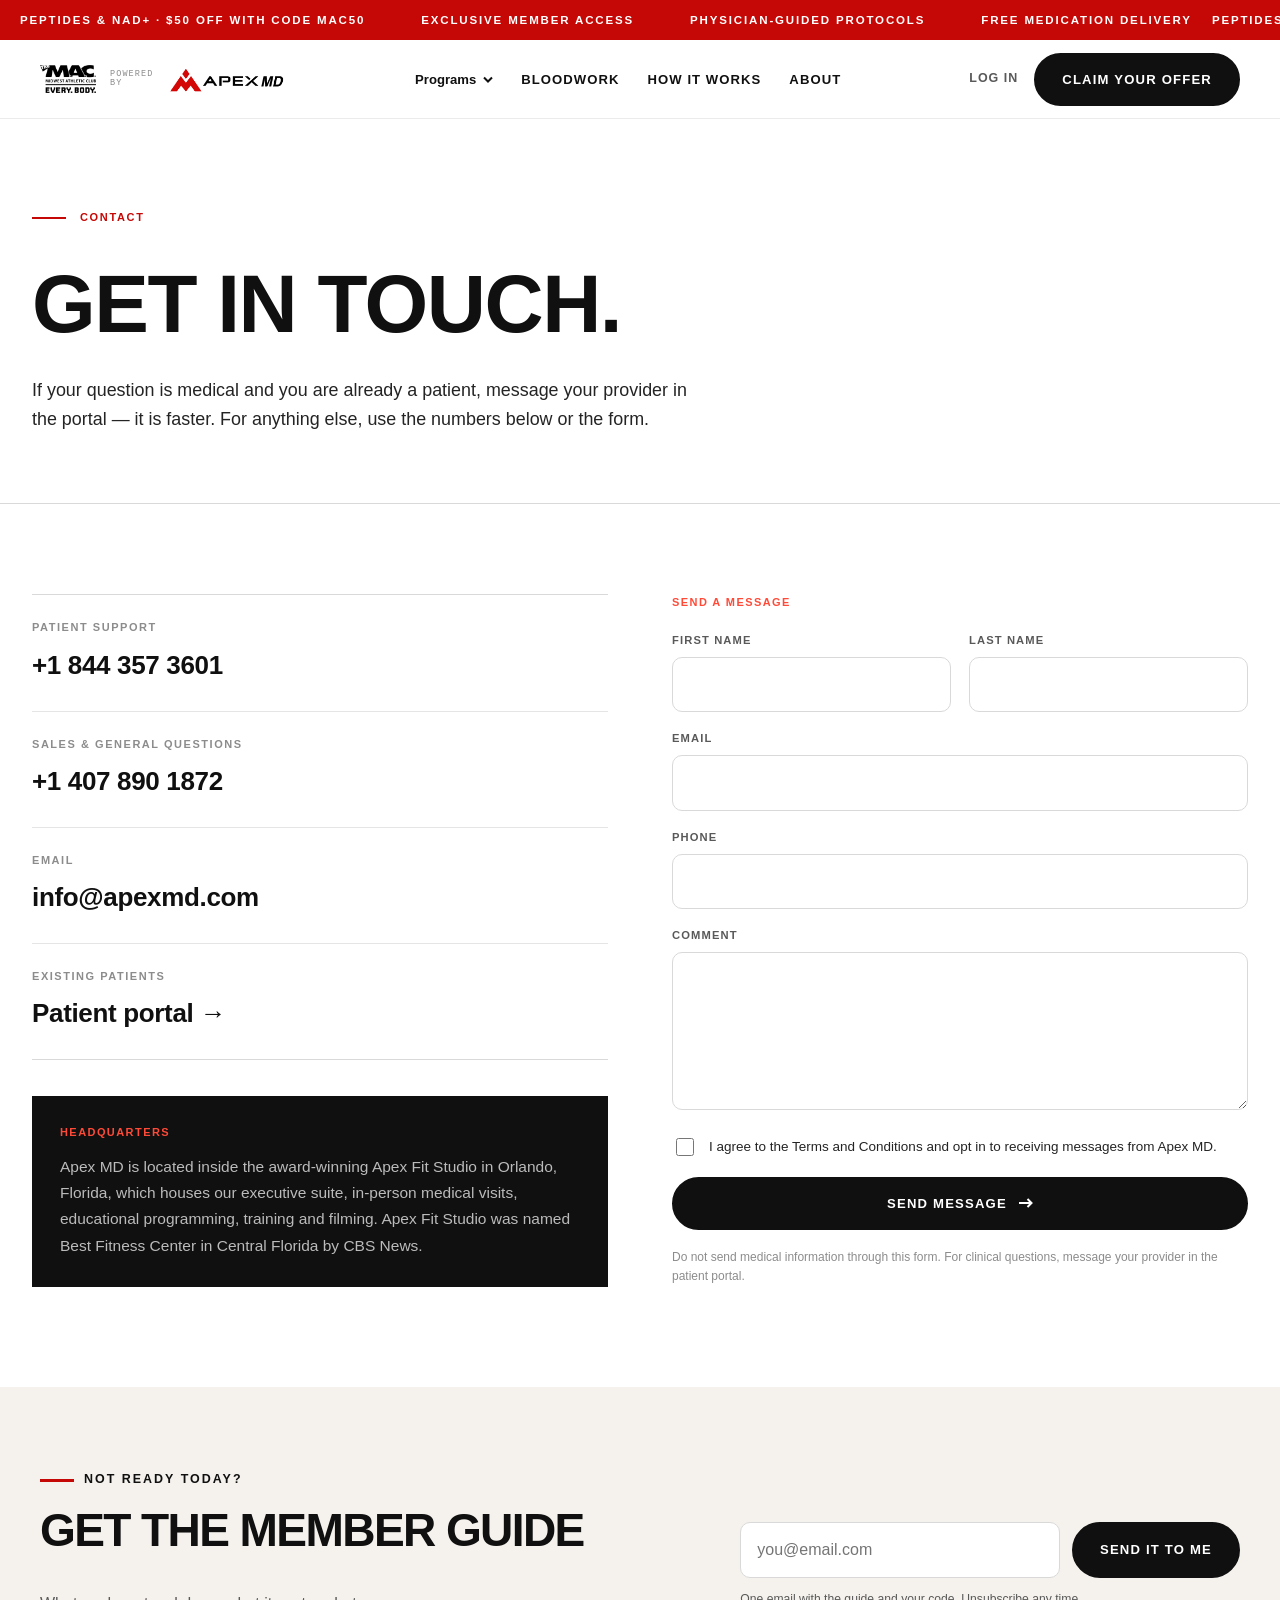
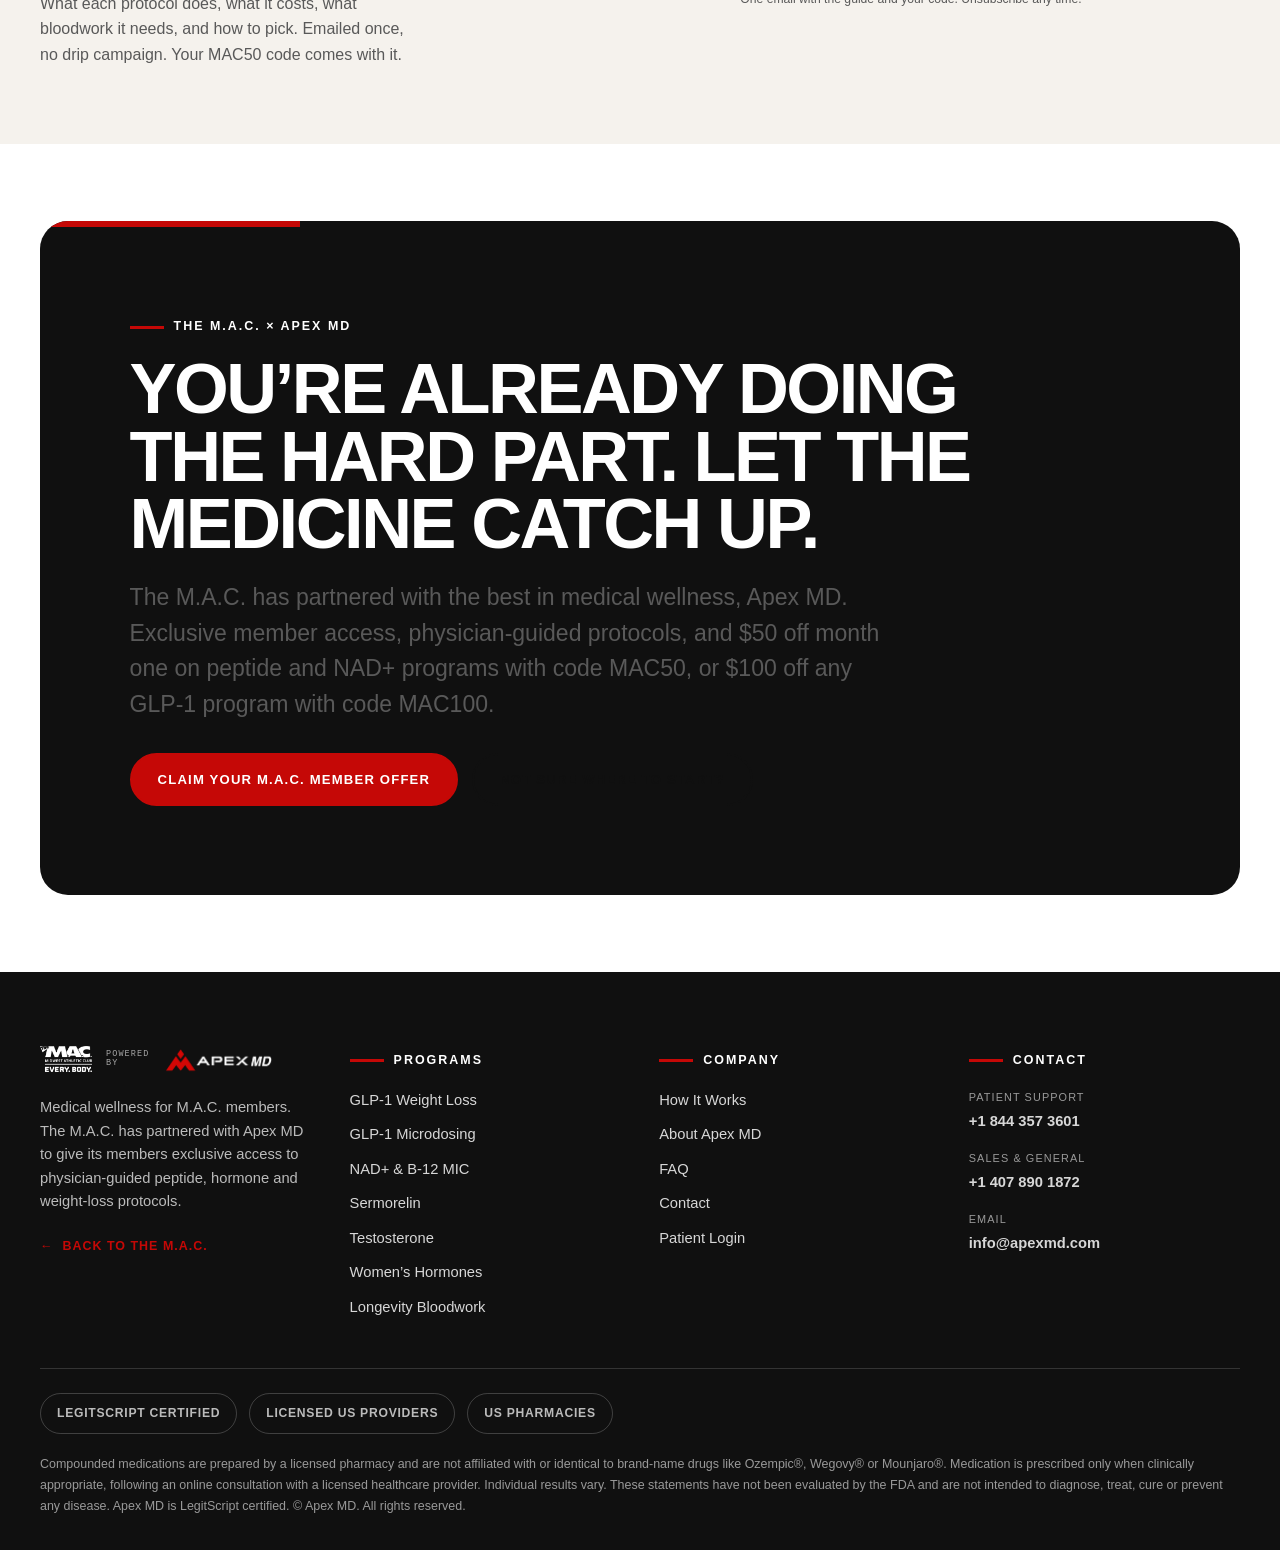
<file: contact.html>
<!DOCTYPE html>
<html lang="en">
<head>
<meta charset="utf-8">
<meta name="viewport" content="width=device-width, initial-scale=1">
<title>Contact — The M.A.C. × Apex MD</title>
<meta name="description" content="Talk to Apex MD about your M.A.C. member protocol. Call, email, or send a message.">
<link rel="canonical" href="https://mac.apexmd.com/contact.html">
<meta property="og:type" content="website">
<meta property="og:title" content="Contact — The M.A.C. × Apex MD">
<meta property="og:description" content="Talk to Apex MD about your M.A.C. member protocol. Call, email, or send a message.">
<meta property="og:url" content="https://mac.apexmd.com/contact.html">
<link rel="stylesheet" href="mac-theme.css">

<style id="sp-responsive">
[data-spfloat]{display:none}[data-spnav]{display:flex}[data-spburger]{display:none}
[data-spcall]{display:none}[data-splogin]{display:inline}
@media (max-width:1040px){
[data-spfloat]{display:flex}[data-spnav]{display:none}[data-spburger]{display:flex}
[data-spcall]{display:inline-flex}[data-splogin]{display:none}}
@media (max-width:560px){.mac-header .mac-btn--sm{display:none}.mac-header .mac-nav{gap:14px}[data-spburger] span,[data-spcall] span{display:none}}
@media (max-width:360px){.mac-header .mac-lockup__by{display:none}}
#spQuiz[hidden],#spResult[hidden],#spStep1[hidden],#spMobile[hidden]{display:none!important}
#spMobile{position:fixed;inset:0;z-index:2000;background:var(--mac-black,#111);color:#fff;padding:26px 22px;overflow:auto}
#spMobile a{display:block;padding:14px 0;border-bottom:1px solid rgba(255,255,255,.14);color:#fff;text-decoration:none;font-weight:800;letter-spacing:.04em;text-transform:uppercase}
#spMobile .spclose{background:none;border:0;color:#fff;font-size:2rem;cursor:pointer;float:right;line-height:1}
</style>
<script src="analytics.js"></script>
<link rel="icon" href="favicon.ico" sizes="any">
<link rel="icon" type="image/png" sizes="32x32" href="favicon-32.png">
<link rel="icon" type="image/png" sizes="16x16" href="favicon-16.png">
<link rel="apple-touch-icon" href="apple-touch-icon.png">
</head>
<body>
<!-- Google Tag Manager (noscript) -->
<noscript><iframe src="https://www.googletagmanager.com/ns.html?id=GTM-MVWKWK6D"
height="0" width="0" style="display:none;visibility:hidden"></iframe></noscript>
<!-- End Google Tag Manager (noscript) -->
<div class="sc-host" data-sc-name="Contact"><div style="background: rgb(255, 255, 255); color: rgb(16, 16, 16); font-family: var(--mac-font-body);">
  <div class="sc-host" data-sc-name="_SiteHeader"><div style="position: sticky; top: 0px; z-index: 1000;">
  <div class="mac-offerbar">
    <div class="mac-offerbar__track">
      <div class="mac-offerbar__set"><span>Peptides &amp; NAD+ &middot; $50 off with code MAC50</span><span>Exclusive member access</span><span>Physician-guided protocols</span><span>Free medication delivery</span></div>
      <div class="mac-offerbar__set" aria-hidden="true"><span>Peptides &amp; NAD+ &middot; $50 off with code MAC50</span><span>Exclusive member access</span><span>Physician-guided protocols</span><span>Free medication delivery</span></div>
    </div>
  </div>
  <header class="mac-header" style="position: static;">
    <div class="mac-container mac-nav">
      <a class="mac-lockup" href="index.html" style="display: flex; align-items: center; gap: 14px;">
        <img class="mac-lockup__mac" src="img/mac/logo-mac-dark.webp?v=67c2aa31" alt="The M.A.C." fetchpriority="high" decoding="async">
        <span class="mac-lockup__by" style="font-family: var(--mac-font-mono); font-size: 8.5px; line-height: 1.1; letter-spacing: 0.13em; text-transform: uppercase; color: var(--mac-gray-500); white-space: nowrap;">Powered<br>by</span>
        <img class="mac-lockup__apex" src="img/mac/logo-apex-dark.webp?v=c590a35a" alt="Apex MD" width="900" height="241" fetchpriority="high" decoding="async">
      </a>
      <nav class="mac-nav__links" data-spnav="1" style="">
        <div style="position: relative;">
          <button type="button" aria-haspopup="true" aria-expanded="false" style="display: flex; align-items: center; gap: 7px; background: none; border: 0px; padding: 8px 0px; cursor: pointer; font: inherit; color: inherit;">
            <span>Programs</span>
            <svg width="10" height="7" viewBox="0 0 10 7" fill="none" aria-hidden="true"><path d="M1 1.5 5 5.5 9 1.5" stroke="currentColor" stroke-width="2"></path></svg>
          </button>
          <div class="mac-navmenu" style="display: none;">
            <a href="weight-loss.html">GLP-1 Weight Loss</a>
            <a href="glp-1-microdosing.html">GLP-1 Microdosing</a>
            <a href="nad.html">NAD+ &amp; B-12 MIC</a>
            <a href="sermorelin.html">Sermorelin</a>
            <a href="testosterone.html">Testosterone</a>
            <a href="hormones.html">Women’s Hormones</a>
            <a href="bloodwork.html">Longevity Bloodwork</a>
          </div>
          
        </div>
        <a href="bloodwork.html">Bloodwork</a>
        <a href="how-it-works.html">How It Works</a>
        <a href="about.html">About</a>
      </nav>
      <div style="display: flex; align-items: center; gap: 16px; flex: 0 0 auto;">
        <button data-spburger="1" aria-label="Menu" style="align-items: center; gap: 9px; background: none; border: 0px; cursor: pointer; padding: 8px 2px; font-size: 0.8rem; font-weight: 800; letter-spacing: 0.08em; text-transform: uppercase; color: var(--mac-black);">
          <svg width="20" height="12" viewBox="0 0 20 12" fill="none" aria-hidden="true"><path d="M0 1h20M0 6h20M0 11h20" stroke="currentColor" stroke-width="2"></path></svg>
          <span>Menu</span>
        </button>
        <a href="tel:+18443573601" data-spcall="1" aria-label="Call patient support" style="align-items: center; gap: 8px; font-size: 0.78rem; font-weight: 800; letter-spacing: 0.06em; text-transform: uppercase; color: var(--mac-black); white-space: nowrap;">
          <svg width="15" height="15" viewBox="0 0 24 24" fill="none" aria-hidden="true"><path d="M22 16.9v3a2 2 0 0 1-2.2 2 19.8 19.8 0 0 1-8.6-3.1 19.5 19.5 0 0 1-6-6A19.8 19.8 0 0 1 2.1 4.2 2 2 0 0 1 4.1 2h3a2 2 0 0 1 2 1.7c.1.9.4 1.8.7 2.6a2 2 0 0 1-.5 2.1L8.1 9.7a16 16 0 0 0 6 6l1.3-1.3a2 2 0 0 1 2.1-.4c.8.3 1.7.6 2.6.7a2 2 0 0 1 1.7 2Z" stroke="currentColor" stroke-width="2"></path></svg>
          <span>Call</span>
        </a>
        <a href="https://ehr.apexmd.com/login" data-splogin="1" style="font-size: 0.78rem; font-weight: 800; letter-spacing: 0.08em; text-transform: uppercase; color: var(--mac-gray-700); white-space: nowrap;">Log In</a>
        <button class="mac-btn mac-btn--red mac-btn--sm" style="white-space: nowrap;">Claim Your Offer</button>
      </div>
    </div>
  </header>
  </div><button class="mac-float" data-spfloat="1" style="">
  <span>Not sure where to start? Take the 60-second quiz</span>
  <span style="color: var(--mac-red);">→</span></button></div>

  <section data-screen-label="Hero" style="border-bottom: 1px solid rgb(217, 217, 217);">
    <div style="max-width: 1320px; margin: 0px auto; padding: 90px 32px 70px;">
      <div style="display: flex; align-items: center; gap: 14px; margin-bottom: 30px;">
        <span style="width: 34px; height: 2px; background: rgb(197, 8, 6); display: block;"></span>
        <span style="font-size: 11px; font-weight: 700; letter-spacing: 0.15em; text-transform: uppercase; color: rgb(197, 8, 6);">Contact</span>
      </div>
      <h1 style="font-size: clamp(44px, 6.4vw, 92px); line-height: 1.14; letter-spacing: -0.018em; margin: 0px 0px 26px; max-width: 15em;">Get In Touch.</h1>
      <p style="font-size: clamp(16px, 1.4vw, 20px); line-height: 1.6; color: rgb(36, 36, 36); max-width: 38em; margin: 0px;">If your question is medical and you are already a patient, message your provider in the portal — it is faster. For anything else, use the numbers below or the form.</p>
    </div>
  </section>

  <section data-screen-label="Contact" style="max-width: 1320px; margin: 0px auto; padding: 90px 32px 100px;">
    <div style="display: grid; grid-template-columns: repeat(auto-fit, minmax(320px, 1fr)); gap: 64px; align-items: start;">
      <div>
        <div style="border-top: 1px solid rgb(217, 217, 217);">
          <div style="padding: 24px 0px; border-bottom: 1px solid rgba(0, 0, 0, 0.1);">
            <div style="font-size: 11px; font-weight: 700; letter-spacing: 0.14em; text-transform: uppercase; color: rgb(140, 140, 140); margin-bottom: 8px;">Patient support</div>
            <a href="tel:+18443573601" class="scp0" style="font-size: 26px; font-weight: 700; letter-spacing: -0.013em; color: rgb(16, 16, 16); text-decoration: none;">+1 844 357 3601</a>
          </div>
          <div style="padding: 24px 0px; border-bottom: 1px solid rgba(0, 0, 0, 0.1);">
            <div style="font-size: 11px; font-weight: 700; letter-spacing: 0.14em; text-transform: uppercase; color: rgb(140, 140, 140); margin-bottom: 8px;">Sales &amp; general questions</div>
            <a href="tel:+14078901872" class="scp0" style="font-size: 26px; font-weight: 700; letter-spacing: -0.013em; color: rgb(16, 16, 16); text-decoration: none;">+1 407 890 1872</a>
          </div>
          <div style="padding: 24px 0px; border-bottom: 1px solid rgba(0, 0, 0, 0.1);">
            <div style="font-size: 11px; font-weight: 700; letter-spacing: 0.14em; text-transform: uppercase; color: rgb(140, 140, 140); margin-bottom: 8px;">Email</div>
            <a href="mailto:info@apexmd.com" class="scp0" style="font-size: 26px; font-weight: 700; letter-spacing: -0.013em; color: rgb(16, 16, 16); text-decoration: none;">info@apexmd.com</a>
          </div>
          <div style="padding: 24px 0px; border-bottom: 1px solid rgb(217, 217, 217);">
            <div style="font-size: 11px; font-weight: 700; letter-spacing: 0.14em; text-transform: uppercase; color: rgb(140, 140, 140); margin-bottom: 8px;">Existing patients</div>
            <a href="https://ehr.apexmd.com/login" class="scp0" style="font-size: 26px; font-weight: 700; letter-spacing: -0.013em; color: rgb(16, 16, 16); text-decoration: none;">Patient portal →</a>
          </div>
        </div>
        <div style="margin-top: 36px; background: rgb(16, 16, 16); color: rgb(255, 255, 255); padding: 28px;">
          <div style="font-size: 11px; font-weight: 700; letter-spacing: 0.13em; text-transform: uppercase; color: rgb(255, 74, 56); margin-bottom: 12px;">Headquarters</div>
          <p style="font-size: 15.5px; line-height: 1.7; color: rgb(187, 187, 187); margin: 0px;">Apex MD is located inside the award-winning Apex Fit Studio in Orlando, Florida, which houses our executive suite, in-person medical visits, educational programming, training and filming. Apex Fit Studio was named Best Fitness Center in Central Florida by CBS News.</p>
        </div>
      </div>

      <div>
        <div style="font-size: 11px; font-weight: 700; letter-spacing: 0.13em; text-transform: uppercase; color: rgb(255, 74, 56); margin-bottom: 20px;">Send a message</div>
        
          <form style="display: grid; gap: 18px;" data-lead="contact">
            <input type="text" name="company" tabindex="-1" autocomplete="off" aria-hidden="true" style="position:absolute;left:-9999px;width:1px;height:1px;opacity:0">
            <div style="display: grid; grid-template-columns: repeat(auto-fit, minmax(160px, 1fr)); gap: 18px;">
              <div class="mac-field-group">
                <label for="c-first">First name</label>
                <input class="mac-field" id="c-first" name="first" type="text" required="">
              </div>
              <div class="mac-field-group">
                <label for="c-last">Last name</label>
                <input class="mac-field" id="c-last" name="last" type="text" required="">
              </div>
            </div>
            <div class="mac-field-group">
              <label for="c-email">Email</label>
              <input class="mac-field" id="c-email" name="email" type="email" required="">
            </div>
            <div class="mac-field-group">
              <label for="c-phone">Phone</label>
              <input class="mac-field" id="c-phone" name="phone" type="tel">
            </div>
            <div class="mac-field-group">
              <label for="c-comment">Comment</label>
              <textarea class="mac-field" id="c-comment" name="comment" rows="5"></textarea>
            </div>
            <label style="display: flex; gap: 12px; align-items: flex-start; font-size: 13.5px; line-height: 1.6; color: rgb(36, 36, 36); cursor: pointer;">
              <input type="checkbox" required="" style="width: 18px; height: 18px; margin-top: 2px; accent-color: rgb(255, 74, 56); flex: 0 0 auto;">
              <span>I agree to the Terms and Conditions and opt in to receiving messages from Apex MD.</span>
            </label>
            <button class="mac-btn mac-btn--red" type="submit" style="align-self: flex-start; gap: 12px;">
              <span>Send Message</span>
              <svg width="14" height="10" viewBox="0 0 14 10" fill="none" aria-hidden="true"><path d="M0 5h12M8.5 1 12.5 5l-4 4" stroke="currentColor" stroke-width="2"></path></svg>
            </button>
            <p style="font-size: 12px; line-height: 1.6; color: rgb(140, 140, 140); margin: 0px;">Do not send medical information through this form. For clinical questions, message your provider in the patient portal.</p>
          </form>
        
        
      </div>
    </div>
  </section>

  <div class="sc-host" data-sc-name="_SiteFooter"><section class="mac-section mac-section--tight mac-section--soft" data-screen-label="Lead capture">
  <div class="mac-container">
    <div class="mac-split mac-split--lead" style="align-items: center;">
      <div>
        <div class="mac-kicker">Not Ready Today?</div>
        <h2 style="font-size: clamp(2rem, 3.6vw, 3.4rem);">Get the Member Guide</h2>
        <p class="mac-muted" style="max-width: 42ch; margin: 0px;">What each protocol does, what it costs, what bloodwork it needs, and how to pick. Emailed once, no drip campaign. Your MAC50 code comes with it.</p>
      </div>
      <div>
        
          <form style="display: flex; flex-wrap: wrap; gap: 12px;" data-lead="guide">
            <input type="text" name="company" tabindex="-1" autocomplete="off" aria-hidden="true" style="position:absolute;left:-9999px;width:1px;height:1px;opacity:0">
            <label for="lead-email" style="position: absolute; width: 1px; height: 1px; overflow: hidden; clip: rect(0px, 0px, 0px, 0px);">Email address</label>
            <input class="mac-field" id="lead-email" name="email" type="email" required="" placeholder="you@email.com" style="flex: 1 1 220px;">
            <button class="mac-btn mac-btn--red" type="submit">Send It To Me</button>
            <p class="mac-muted" style="flex: 1 1 100%; font-size: 0.76rem; margin: 0px;">One email with the guide and your code. Unsubscribe any time.</p>
          </form>
        
        
      </div>
    </div>
  </div></section><section class="mac-section mac-section--tight" style="background: var(--mac-white);">
  <div class="mac-container">
    <div class="mac-cta">
      <div class="mac-kicker" style="color: var(--mac-white);">The M.A.C. × Apex MD</div>
      <h2>You’re Already Doing the Hard Part. Let the Medicine Catch Up.</h2>
      <p class="mac-lead mac-muted" style="margin-bottom: 30px;">The M.A.C. has partnered with the best in medical wellness, Apex MD. Exclusive member access, physician-guided protocols, and $50 off month one on peptide and NAD+ programs with code MAC50, or $100 off any GLP-1 program with code MAC100.</p>
      <div style="display: flex; flex-wrap: wrap; gap: 14px;">
        <a class="mac-btn mac-btn--red" href="https://formmac.apexmd.com/?categoryId=weight-loss" target="_blank" rel="noopener">Claim Your M.A.C. Member Offer</a>
        <a class="mac-btn mac-btn--outline" href="how-it-works.html">Not Sure Where to Start?</a>
      </div>
    </div>
  </div></section><footer class="mac-footer">
  <div class="mac-container">
    <div class="mac-grid" style="grid-template-columns: repeat(auto-fit, minmax(230px, 1fr));">
      <div>
        <div style="display: flex; align-items: center; gap: 14px; margin-bottom: 22px;">
          <img src="img/mac/logo-mac-white.webp?v=9cd1b303" alt="The M.A.C." style="height: 26px; width: auto;" loading="lazy" decoding="async">
          <span style="font-family: var(--mac-font-mono); font-size: 8.5px; line-height: 1.1; letter-spacing: 0.13em; text-transform: uppercase; color: rgba(255,255,255,0.62); white-space: nowrap;">Powered<br>by</span>
          <img src="img/mac/logo-apex-white.webp?v=296ee9a3" alt="Apex MD" style="height: 30px; width: auto;" width="900" height="241" loading="lazy" decoding="async">
        </div>
        <p style="max-width: 34em; color: rgb(187, 187, 187); font-size: 0.92rem;">Medical wellness for M.A.C. members. The M.A.C. has partnered with Apex MD to give its members exclusive access to physician-guided peptide, hormone and weight-loss protocols.</p>
        <a href="https://the-mac.com" target="_blank" rel="noopener" style="display: inline-flex; align-items: center; gap: 9px; color: var(--mac-red); font-size: 0.78rem; font-weight: 800; letter-spacing: 0.08em; text-transform: uppercase;"><span>←</span><span>Back to The M.A.C.</span></a>
      </div>
      <div>
        <div class="mac-kicker" style="color: var(--mac-white);">Programs</div>
        <div style="display: flex; flex-direction: column; gap: 11px; font-size: 0.92rem;">
          <a href="weight-loss.html">GLP-1 Weight Loss</a>
          <a href="glp-1-microdosing.html">GLP-1 Microdosing</a>
          <a href="nad.html">NAD+ &amp; B-12 MIC</a>
          <a href="sermorelin.html">Sermorelin</a>
          <a href="testosterone.html">Testosterone</a>
          <a href="hormones.html">Women’s Hormones</a>
          <a href="bloodwork.html">Longevity Bloodwork</a>
        </div>
      </div>
      <div>
        <div class="mac-kicker" style="color: var(--mac-white);">Company</div>
        <div style="display: flex; flex-direction: column; gap: 11px; font-size: 0.92rem;">
          <a href="how-it-works.html">How It Works</a>
          <a href="about.html">About Apex MD</a>
          <a href="faq.html">FAQ</a>
          <a href="contact.html">Contact</a>
          <a href="https://ehr.apexmd.com/login">Patient Login</a>
        </div>
      </div>
      <div>
        <div class="mac-kicker" style="color: var(--mac-white);">Contact</div>
        <div style="display: flex; flex-direction: column; gap: 16px; font-size: 0.92rem;">
          <div>
            <div style="font-size: 0.68rem; color: rgb(153, 153, 153); letter-spacing: 0.1em; text-transform: uppercase; margin-bottom: 4px;">Patient support</div>
            <a href="tel:+18443573601" style="font-weight: 800;">+1 844 357 3601</a>
          </div>
          <div>
            <div style="font-size: 0.68rem; color: rgb(153, 153, 153); letter-spacing: 0.1em; text-transform: uppercase; margin-bottom: 4px;">Sales &amp; general</div>
            <a href="tel:+14078901872" style="font-weight: 800;">+1 407 890 1872</a>
          </div>
          <div>
            <div style="font-size: 0.68rem; color: rgb(153, 153, 153); letter-spacing: 0.1em; text-transform: uppercase; margin-bottom: 4px;">Email</div>
            <a href="mailto:info@apexmd.com" style="font-weight: 800;">info@apexmd.com</a>
          </div>
        </div>
      </div>
    </div>
    <div class="mac-footer__bottom">
      <div class="mac-feature-strip" style="margin-bottom: 20px;">
        <span class="mac-chip" style="background: transparent; border-color: rgba(255, 255, 255, 0.2); color: rgb(187, 187, 187);">LegitScript certified</span>
        <span class="mac-chip" style="background: transparent; border-color: rgba(255, 255, 255, 0.2); color: rgb(187, 187, 187);">Licensed US providers</span>
        <span class="mac-chip" style="background: transparent; border-color: rgba(255, 255, 255, 0.2); color: rgb(187, 187, 187);">US pharmacies</span>
      </div>
      <p style="margin: 0px; font-size: 0.78rem; line-height: 1.7;">Compounded medications are prepared by a licensed pharmacy and are not affiliated with or identical to brand-name drugs like Ozempic®, Wegovy® or Mounjaro®. Medication is prescribed only when clinically appropriate, following an online consultation with a licensed healthcare provider. Individual results vary. These statements have not been evaluated by the FDA and are not intended to diagnose, treat, cure or prevent any disease. Apex MD is LegitScript certified. © Apex MD. All rights reserved.</p>
    </div>
  </div></footer></div></div></div>

  <div class="mac-quiz__backdrop" id="spQuiz" hidden>
    <div class="mac-quiz">
      <div class="mac-quiz__head">
        <div style="display: flex; align-items: baseline; gap: 14px;">
          <span style="font-size: 0.68rem; font-weight: 800; letter-spacing: 0.16em; text-transform: uppercase; color: var(--mac-red);"><span id="spStepLabel">01 / 02</span></span>
          <span style="font-size: 0.95rem; font-weight: 800; letter-spacing: 0.04em; text-transform: uppercase;">Find Your Program</span>
        </div>
        <button aria-label="Close" data-spquiz-close="1" style="background: none; border: 0px; color: inherit; cursor: pointer; font-size: 1.5rem; line-height: 1; padding: 2px 6px;">×</button>
      </div>

      
        <div class="mac-quiz__body" id="spStep1">
          <h2 style="font-size: clamp(2rem, 4vw, 3rem); margin-bottom: 12px;">What Are You Here to Change?</h2>
          <p class="mac-muted" style="margin-bottom: 22px;">Pick the one that sounds most like you. We will point you at the right protocol and pre-fill your intake.</p>
          <div style="display: grid; gap: 0px;">
            <button class="mac-quiz__opt" data-key="glp1"><span class="mac-quiz__num">01</span><b>Lose weight and keep it off</b><span style="color: var(--mac-red); font-weight: 800;">→</span></button>
            <button class="mac-quiz__opt" data-key="micro"><span class="mac-quiz__num">02</span><b>Quiet the food noise and improve metabolic health</b><span style="color: var(--mac-red); font-weight: 800;">→</span></button>
            <button class="mac-quiz__opt" data-key="nad"><span class="mac-quiz__num">03</span><b>Get my energy back at the cellular level</b><span style="color: var(--mac-red); font-weight: 800;">→</span></button>
            <button class="mac-quiz__opt" data-key="sermorelin"><span class="mac-quiz__num">04</span><b>Build muscle, recover faster, sleep deeper</b><span style="color: var(--mac-red); font-weight: 800;">→</span></button>
            <button class="mac-quiz__opt" data-key="trt"><span class="mac-quiz__num">05</span><b>Drive, strength and vitality — men</b><span style="color: var(--mac-red); font-weight: 800;">→</span></button>
            <button class="mac-quiz__opt" data-key="hrt"><span class="mac-quiz__num">06</span><b>Mood, sleep and balance — women</b><span style="color: var(--mac-red); font-weight: 800;">→</span></button>
            <button class="mac-quiz__opt" data-key="b12"><span class="mac-quiz__num">07</span><b>A straightforward energy lift</b><span style="color: var(--mac-red); font-weight: 800;">→</span></button>
            <button class="mac-quiz__opt" data-key="bloodwork" style="border-bottom: 0px;"><span class="mac-quiz__num">08</span><b>Not sure yet — show me my numbers first</b><span style="color: var(--mac-red); font-weight: 800;">→</span></button>
          </div>
        </div>
        <div class="mac-quiz__body" id="spResult" hidden>
          <div class="mac-kicker" style="margin-bottom:14px">Your recommended protocol</div>
          <h2 style="font-size:clamp(2.2rem,4.4vw,3.4rem);margin-bottom:16px" id="spName"></h2>
          <p style="font-size:1.05rem;margin-bottom:24px" id="spWhy"></p>
          <div class="mac-stats mac-stats--light" style="border-top:1px solid var(--mac-gray-300);border-bottom:1px solid var(--mac-gray-300);margin-bottom:26px">
            <div class="mac-stat"><div class="mac-stat__label" style="margin:0 0 6px">Member price</div><div class="mac-stat__num" style="font-size:1.6rem" id="spPrice"></div></div>
            <div class="mac-stat"><div class="mac-stat__label" style="margin:0 0 6px">Bloodwork</div><div class="mac-stat__num" style="font-size:1.6rem" id="spLabs"></div></div>
            <div class="mac-stat"><div class="mac-stat__label" style="margin:0 0 6px">Commitment</div><div class="mac-stat__num" style="font-size:1.6rem">Month to month</div></div>
          </div>
          <div style="display:flex;flex-wrap:wrap;gap:12px;align-items:center">
            <a class="mac-btn mac-btn--red" id="spForm" href="#">Claim Your M.A.C. Member Offer</a>
            <a class="mac-btn mac-btn--outline" id="spPage" href="#">Read the program first</a>
            <button class="mac-btn mac-btn--ghost" type="button" data-spquiz-back="1"><span aria-hidden="true">←</span> Back to questions</button>
          </div>
        </div>
      

      
    </div>
  </div>
<div id="spMobile" hidden>
  <button class="spclose" data-spmobile-close="1" aria-label="Close menu">&times;</button>
  <div style="clear:both;height:8px"></div>
  <a href="weight-loss.html">GLP-1 Weight Loss</a>
  <a href="glp-1-microdosing.html">GLP-1 Microdosing</a>
  <a href="testosterone.html">Testosterone</a>
  <a href="hormones.html">Hormone Replacement</a>
  <a href="nad.html">NAD+</a>
  <a href="sermorelin.html">Sermorelin</a>
  <a href="bloodwork.html">Bloodwork</a>
  <a href="how-it-works.html">How It Works</a>
  <a href="about.html">About</a>
  <a href="faq.html">FAQ</a>
  <a href="contact.html">Contact</a>
  <a href="#" data-spquiz-open="1" style="color:var(--mac-red,#C50806)">Find My Program &rarr;</a>
</div>
<script src="mac-app.js"></script>
<script src="chatbot.js"></script>
<script src="affiliate.js"></script>
</body>
</html>
</file>
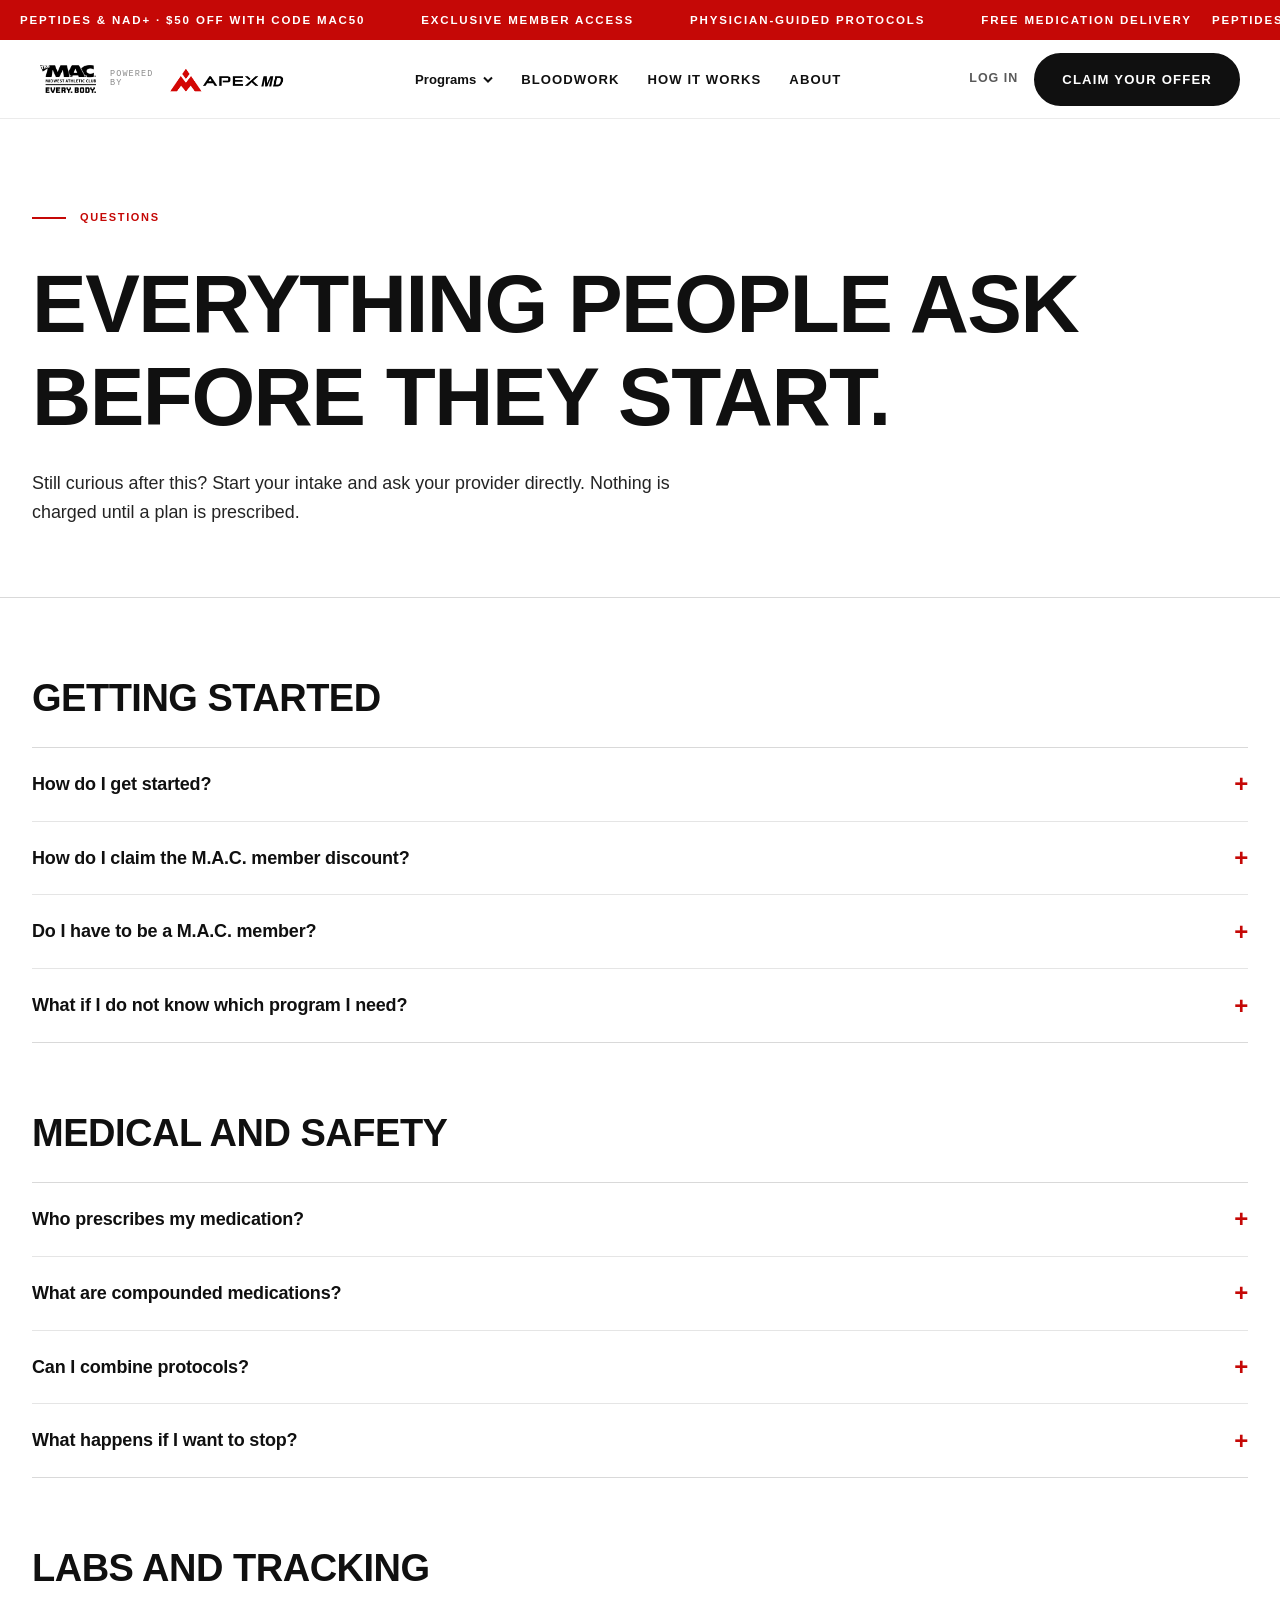
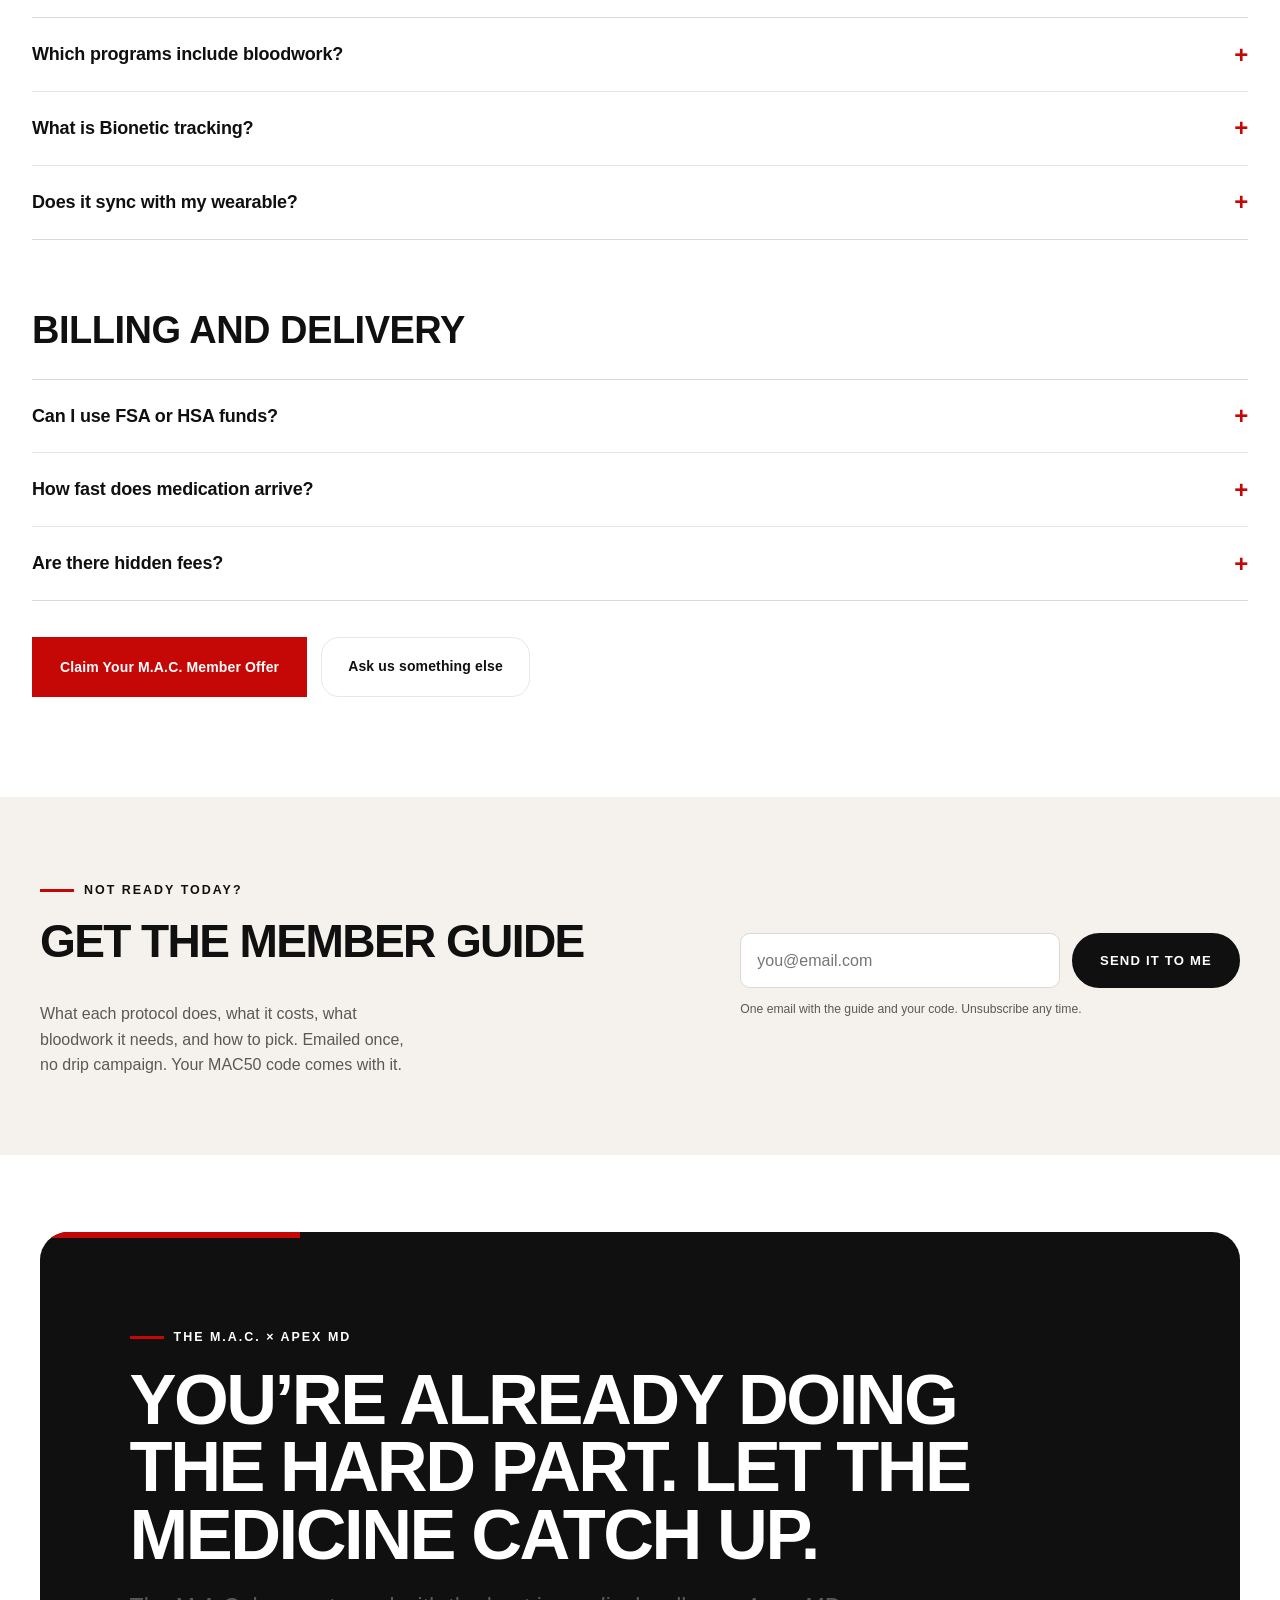
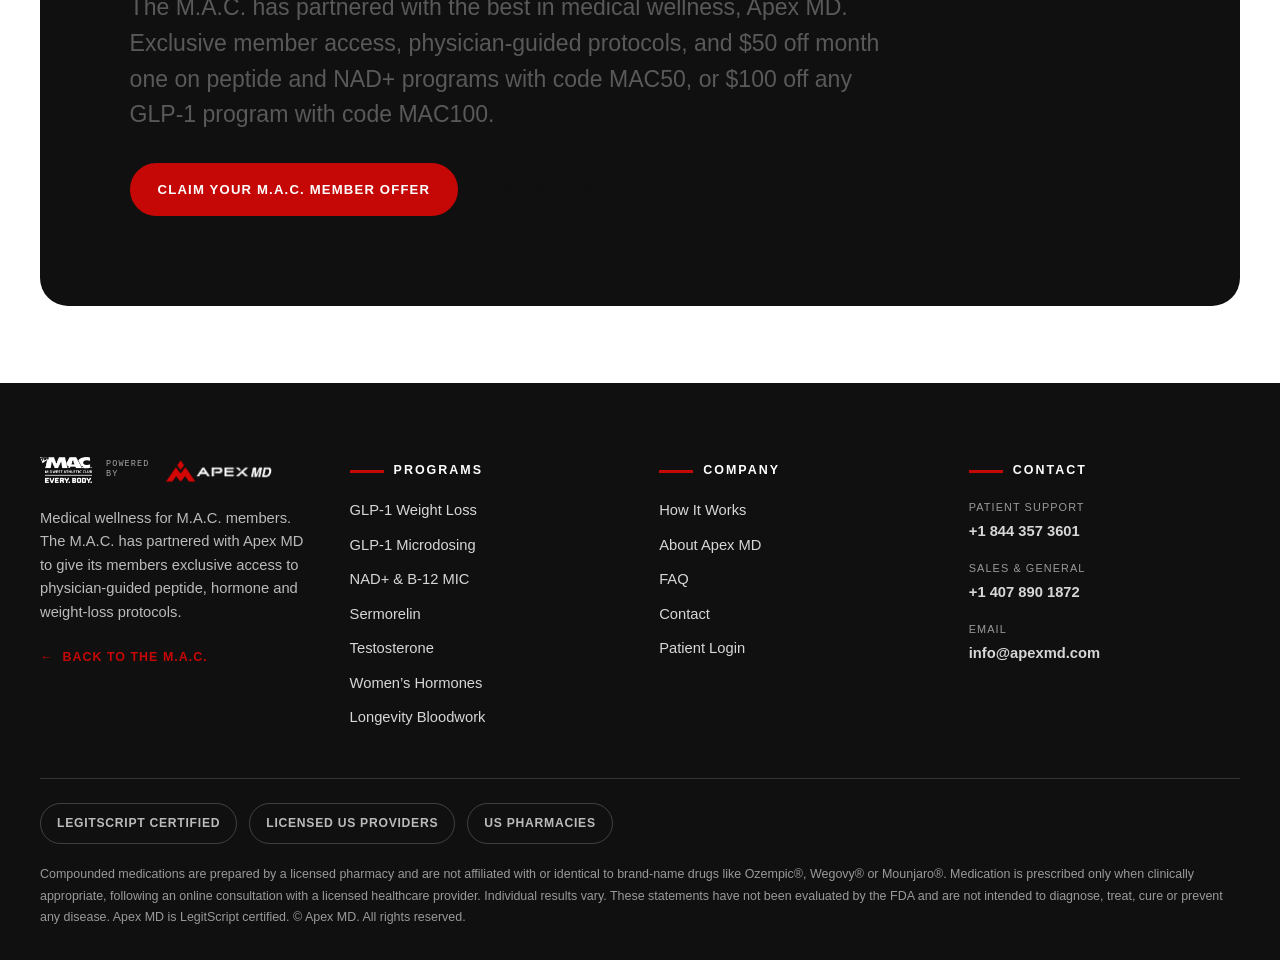
<file: faq.html>
<!DOCTYPE html>
<html lang="en">
<head>
<meta charset="utf-8">
<meta name="viewport" content="width=device-width, initial-scale=1">
<title>FAQ — The M.A.C. × Apex MD</title>
<meta name="description" content="Answers on GLP-1, testosterone, hormones, bloodwork, pricing, delivery and cancellation for The M.A.C. members.">
<link rel="canonical" href="https://mac.apexmd.com/faq.html">
<meta property="og:type" content="website">
<meta property="og:title" content="FAQ — The M.A.C. × Apex MD">
<meta property="og:description" content="Answers on GLP-1, testosterone, hormones, bloodwork, pricing, delivery and cancellation for The M.A.C. members.">
<meta property="og:url" content="https://mac.apexmd.com/faq.html">
<link rel="stylesheet" href="mac-theme.css">

<style id="sp-responsive">
[data-spfloat]{display:none}[data-spnav]{display:flex}[data-spburger]{display:none}
[data-spcall]{display:none}[data-splogin]{display:inline}
@media (max-width:1040px){
[data-spfloat]{display:flex}[data-spnav]{display:none}[data-spburger]{display:flex}
[data-spcall]{display:inline-flex}[data-splogin]{display:none}}
@media (max-width:560px){.mac-header .mac-btn--sm{display:none}.mac-header .mac-nav{gap:14px}[data-spburger] span,[data-spcall] span{display:none}}
@media (max-width:360px){.mac-header .mac-lockup__by{display:none}}
#spQuiz[hidden],#spResult[hidden],#spStep1[hidden],#spMobile[hidden]{display:none!important}
#spMobile{position:fixed;inset:0;z-index:2000;background:var(--mac-black,#111);color:#fff;padding:26px 22px;overflow:auto}
#spMobile a{display:block;padding:14px 0;border-bottom:1px solid rgba(255,255,255,.14);color:#fff;text-decoration:none;font-weight:800;letter-spacing:.04em;text-transform:uppercase}
#spMobile .spclose{background:none;border:0;color:#fff;font-size:2rem;cursor:pointer;float:right;line-height:1}
</style>
<script src="analytics.js"></script>
<link rel="icon" href="favicon.ico" sizes="any">
<link rel="icon" type="image/png" sizes="32x32" href="favicon-32.png">
<link rel="icon" type="image/png" sizes="16x16" href="favicon-16.png">
<link rel="apple-touch-icon" href="apple-touch-icon.png">
</head>
<body>
<!-- Google Tag Manager (noscript) -->
<noscript><iframe src="https://www.googletagmanager.com/ns.html?id=GTM-MVWKWK6D"
height="0" width="0" style="display:none;visibility:hidden"></iframe></noscript>
<!-- End Google Tag Manager (noscript) -->
<div class="sc-host" data-sc-name="FAQ"><div style="background: rgb(255, 255, 255); color: rgb(16, 16, 16); font-family: var(--mac-font-body);">
  <div class="sc-host" data-sc-name="_SiteHeader"><div style="position: sticky; top: 0px; z-index: 1000;">
  <div class="mac-offerbar">
    <div class="mac-offerbar__track">
      <div class="mac-offerbar__set"><span>Peptides &amp; NAD+ &middot; $50 off with code MAC50</span><span>Exclusive member access</span><span>Physician-guided protocols</span><span>Free medication delivery</span></div>
      <div class="mac-offerbar__set" aria-hidden="true"><span>Peptides &amp; NAD+ &middot; $50 off with code MAC50</span><span>Exclusive member access</span><span>Physician-guided protocols</span><span>Free medication delivery</span></div>
    </div>
  </div>
  <header class="mac-header" style="position: static;">
    <div class="mac-container mac-nav">
      <a class="mac-lockup" href="index.html" style="display: flex; align-items: center; gap: 14px;">
        <img class="mac-lockup__mac" src="img/mac/logo-mac-dark.webp?v=67c2aa31" alt="The M.A.C." fetchpriority="high" decoding="async">
        <span class="mac-lockup__by" style="font-family: var(--mac-font-mono); font-size: 8.5px; line-height: 1.1; letter-spacing: 0.13em; text-transform: uppercase; color: var(--mac-gray-500); white-space: nowrap;">Powered<br>by</span>
        <img class="mac-lockup__apex" src="img/mac/logo-apex-dark.webp?v=c590a35a" alt="Apex MD" width="900" height="241" fetchpriority="high" decoding="async">
      </a>
      <nav class="mac-nav__links" data-spnav="1" style="">
        <div style="position: relative;">
          <button type="button" aria-haspopup="true" aria-expanded="false" style="display: flex; align-items: center; gap: 7px; background: none; border: 0px; padding: 8px 0px; cursor: pointer; font: inherit; color: inherit;">
            <span>Programs</span>
            <svg width="10" height="7" viewBox="0 0 10 7" fill="none" aria-hidden="true"><path d="M1 1.5 5 5.5 9 1.5" stroke="currentColor" stroke-width="2"></path></svg>
          </button>
          <div class="mac-navmenu" style="display: none;">
            <a href="weight-loss.html">GLP-1 Weight Loss</a>
            <a href="glp-1-microdosing.html">GLP-1 Microdosing</a>
            <a href="nad.html">NAD+ &amp; B-12 MIC</a>
            <a href="sermorelin.html">Sermorelin</a>
            <a href="testosterone.html">Testosterone</a>
            <a href="hormones.html">Women’s Hormones</a>
            <a href="bloodwork.html">Longevity Bloodwork</a>
          </div>
          
        </div>
        <a href="bloodwork.html">Bloodwork</a>
        <a href="how-it-works.html">How It Works</a>
        <a href="about.html">About</a>
      </nav>
      <div style="display: flex; align-items: center; gap: 16px; flex: 0 0 auto;">
        <button data-spburger="1" aria-label="Menu" style="align-items: center; gap: 9px; background: none; border: 0px; cursor: pointer; padding: 8px 2px; font-size: 0.8rem; font-weight: 800; letter-spacing: 0.08em; text-transform: uppercase; color: var(--mac-black);">
          <svg width="20" height="12" viewBox="0 0 20 12" fill="none" aria-hidden="true"><path d="M0 1h20M0 6h20M0 11h20" stroke="currentColor" stroke-width="2"></path></svg>
          <span>Menu</span>
        </button>
        <a href="tel:+18443573601" data-spcall="1" aria-label="Call patient support" style="align-items: center; gap: 8px; font-size: 0.78rem; font-weight: 800; letter-spacing: 0.06em; text-transform: uppercase; color: var(--mac-black); white-space: nowrap;">
          <svg width="15" height="15" viewBox="0 0 24 24" fill="none" aria-hidden="true"><path d="M22 16.9v3a2 2 0 0 1-2.2 2 19.8 19.8 0 0 1-8.6-3.1 19.5 19.5 0 0 1-6-6A19.8 19.8 0 0 1 2.1 4.2 2 2 0 0 1 4.1 2h3a2 2 0 0 1 2 1.7c.1.9.4 1.8.7 2.6a2 2 0 0 1-.5 2.1L8.1 9.7a16 16 0 0 0 6 6l1.3-1.3a2 2 0 0 1 2.1-.4c.8.3 1.7.6 2.6.7a2 2 0 0 1 1.7 2Z" stroke="currentColor" stroke-width="2"></path></svg>
          <span>Call</span>
        </a>
        <a href="https://ehr.apexmd.com/login" data-splogin="1" style="font-size: 0.78rem; font-weight: 800; letter-spacing: 0.08em; text-transform: uppercase; color: var(--mac-gray-700); white-space: nowrap;">Log In</a>
        <button class="mac-btn mac-btn--red mac-btn--sm" style="white-space: nowrap;">Claim Your Offer</button>
      </div>
    </div>
  </header>
  </div><button class="mac-float" data-spfloat="1" style="">
  <span>Not sure where to start? Take the 60-second quiz</span>
  <span style="color: var(--mac-red);">→</span></button></div>

  <section data-screen-label="Hero" style="border-bottom: 1px solid rgb(217, 217, 217);">
    <div style="max-width: 1320px; margin: 0px auto; padding: 90px 32px 70px;">
      <div style="display: flex; align-items: center; gap: 14px; margin-bottom: 30px;">
        <span style="width: 34px; height: 2px; background: rgb(197, 8, 6); display: block;"></span>
        <span style="font-size: 11px; font-weight: 700; letter-spacing: 0.15em; text-transform: uppercase; color: rgb(197, 8, 6);">Questions</span>
      </div>
      <h1 style="font-size: clamp(44px, 6.4vw, 96px); line-height: 1.14; letter-spacing: -0.018em; margin: 0px 0px 26px; max-width: 15em;">Everything People Ask Before They Start.</h1>
      <p style="font-size: clamp(16px, 1.4vw, 20px); line-height: 1.6; color: rgb(36, 36, 36); max-width: 38em; margin: 0px;">Still curious after this? Start your intake and ask your provider directly. Nothing is charged until a plan is prescribed.</p>
    </div>
  </section>

  <section data-screen-label="Getting started" style="max-width: 1320px; margin: 0px auto; padding: 80px 32px 0px;">
    <h2 style="font-size: clamp(26px, 3vw, 38px); line-height: 1.08; letter-spacing: -0.013em; margin: 0px 0px 28px;">Getting started</h2>
    <div style="border-top: 1px solid rgb(217, 217, 217);">
      <details style="border-bottom: 1px solid rgba(0, 0, 0, 0.1);">
        <summary style="display: flex; justify-content: space-between; align-items: center; gap: 20px; cursor: pointer; padding: 22px 0px; font-size: 18px; font-weight: 700; letter-spacing: -0.01em;"><span>How do I get started?</span><span class="spPlus" style="color: rgb(197, 8, 6); font-size: 24px; line-height: 1;">+</span></summary>
        <p style="font-size: 15.5px; line-height: 1.75; color: rgb(36, 36, 36); margin: 0px 0px 24px; max-width: 56em;">Complete a medical intake, meet with a licensed provider, receive a personalised treatment plan and begin therapy with ongoing support. Everything is handled securely online and takes about three minutes to start.</p>
      </details>
      <details style="border-bottom: 1px solid rgba(0, 0, 0, 0.1);">
        <summary style="display: flex; justify-content: space-between; align-items: center; gap: 20px; cursor: pointer; padding: 22px 0px; font-size: 18px; font-weight: 700; letter-spacing: -0.01em;"><span>How do I claim the M.A.C. member discount?</span><span class="spPlus" style="color: rgb(197, 8, 6); font-size: 24px; line-height: 1;">+</span></summary>
        <p style="font-size: 15.5px; line-height: 1.75; color: rgb(36, 36, 36); margin: 0px 0px 24px; max-width: 56em;">Use code MAC50 at checkout to save $50 on your first month of a peptide, sermorelin or NAD+ program. Every GLP-1 program, microdosing included, takes $100 off month one with code MAC100. Bloodwork is already at member pricing, so no code applies. Starting from any button on this site pre-fills your program so the code applies correctly.</p>
      </details>
      <details style="border-bottom: 1px solid rgba(0, 0, 0, 0.1);">
        <summary style="display: flex; justify-content: space-between; align-items: center; gap: 20px; cursor: pointer; padding: 22px 0px; font-size: 18px; font-weight: 700; letter-spacing: -0.01em;"><span>Do I have to be a M.A.C. member?</span><span class="spPlus" style="color: rgb(197, 8, 6); font-size: 24px; line-height: 1;">+</span></summary>
        <p style="font-size: 15.5px; line-height: 1.75; color: rgb(36, 36, 36); margin: 0px 0px 24px; max-width: 56em;">The programs are open to anyone Apex MD can treat. The member discount and the training support are the parts specific to The M.A.C.</p>
      </details>
      <details style="border-bottom: 1px solid rgb(217, 217, 217);">
        <summary style="display: flex; justify-content: space-between; align-items: center; gap: 20px; cursor: pointer; padding: 22px 0px; font-size: 18px; font-weight: 700; letter-spacing: -0.01em;"><span>What if I do not know which program I need?</span><span class="spPlus" style="color: rgb(197, 8, 6); font-size: 24px; line-height: 1;">+</span></summary>
        <p style="font-size: 15.5px; line-height: 1.75; color: rgb(36, 36, 36); margin: 0px 0px 24px; max-width: 56em;">Use the Start button in the header. One question and we point you at the right protocol with its price. If you would rather see data first, begin with Longevity Bloodwork.</p>
      </details>
    </div>
  </section>

  <section data-screen-label="Medical" style="max-width: 1320px; margin: 0px auto; padding: 70px 32px 0px;">
    <h2 style="font-size: clamp(26px, 3vw, 38px); line-height: 1.08; letter-spacing: -0.013em; margin: 0px 0px 28px;">Medical and safety</h2>
    <div style="border-top: 1px solid rgb(217, 217, 217);">
      <details style="border-bottom: 1px solid rgba(0, 0, 0, 0.1);">
        <summary style="display: flex; justify-content: space-between; align-items: center; gap: 20px; cursor: pointer; padding: 22px 0px; font-size: 18px; font-weight: 700; letter-spacing: -0.01em;"><span>Who prescribes my medication?</span><span class="spPlus" style="color: rgb(197, 8, 6); font-size: 24px; line-height: 1;">+</span></summary>
        <p style="font-size: 15.5px; line-height: 1.75; color: rgb(36, 36, 36); margin: 0px 0px 24px; max-width: 56em;">A licensed healthcare provider in your state, following Dr. Bowen’s titration and treatment protocols. Medication is prescribed only after an online consultation and only when clinically appropriate.</p>
      </details>
      <details style="border-bottom: 1px solid rgba(0, 0, 0, 0.1);">
        <summary style="display: flex; justify-content: space-between; align-items: center; gap: 20px; cursor: pointer; padding: 22px 0px; font-size: 18px; font-weight: 700; letter-spacing: -0.01em;"><span>What are compounded medications?</span><span class="spPlus" style="color: rgb(197, 8, 6); font-size: 24px; line-height: 1;">+</span></summary>
        <p style="font-size: 15.5px; line-height: 1.75; color: rgb(36, 36, 36); margin: 0px 0px 24px; max-width: 56em;">Compounded medications are prepared by a licensed pharmacy and are not affiliated with or identical to brand-name drugs like Ozempic®, Wegovy® or Mounjaro®. All of our pharmacy partners are US based and LegitScript vetted.</p>
      </details>
      <details style="border-bottom: 1px solid rgba(0, 0, 0, 0.1);">
        <summary style="display: flex; justify-content: space-between; align-items: center; gap: 20px; cursor: pointer; padding: 22px 0px; font-size: 18px; font-weight: 700; letter-spacing: -0.01em;"><span>Can I combine protocols?</span><span class="spPlus" style="color: rgb(197, 8, 6); font-size: 24px; line-height: 1;">+</span></summary>
        <p style="font-size: 15.5px; line-height: 1.75; color: rgb(36, 36, 36); margin: 0px 0px 24px; max-width: 56em;">Frequently, yes. NAD+, sermorelin and hormone protocols are commonly combined with GLP-1 therapy. Your provider reviews interactions and sets the combined plan.</p>
      </details>
      <details style="border-bottom: 1px solid rgb(217, 217, 217);">
        <summary style="display: flex; justify-content: space-between; align-items: center; gap: 20px; cursor: pointer; padding: 22px 0px; font-size: 18px; font-weight: 700; letter-spacing: -0.01em;"><span>What happens if I want to stop?</span><span class="spPlus" style="color: rgb(197, 8, 6); font-size: 24px; line-height: 1;">+</span></summary>
        <p style="font-size: 15.5px; line-height: 1.75; color: rgb(36, 36, 36); margin: 0px 0px 24px; max-width: 56em;">You are not locked in. Billing is month to month and you can adjust or discontinue with your provider. Many patients move from weight-loss dosing to a microdosing protocol rather than stopping outright.</p>
      </details>
    </div>
  </section>

  <section data-screen-label="Labs" style="max-width: 1320px; margin: 0px auto; padding: 70px 32px 0px;">
    <h2 style="font-size: clamp(26px, 3vw, 38px); line-height: 1.08; letter-spacing: -0.013em; margin: 0px 0px 28px;">Labs and tracking</h2>
    <div style="border-top: 1px solid rgb(217, 217, 217);">
      <details style="border-bottom: 1px solid rgba(0, 0, 0, 0.1);">
        <summary style="display: flex; justify-content: space-between; align-items: center; gap: 20px; cursor: pointer; padding: 22px 0px; font-size: 18px; font-weight: 700; letter-spacing: -0.01em;"><span>Which programs include bloodwork?</span><span class="spPlus" style="color: rgb(197, 8, 6); font-size: 24px; line-height: 1;">+</span></summary>
        <p style="font-size: 15.5px; line-height: 1.75; color: rgb(36, 36, 36); margin: 0px 0px 24px; max-width: 56em;">GLP-1 weight-loss and microdosing subscriptions include quarterly bloodwork at any Labcorp. Testosterone, hormone therapy and Longevity Bloodwork all begin with a comprehensive baseline panel. NAD+, B-12 MIC and sermorelin do not require lab work to start. At-home collection is available for a small upcharge on any panel.</p>
      </details>
      <details style="border-bottom: 1px solid rgba(0, 0, 0, 0.1);">
        <summary style="display: flex; justify-content: space-between; align-items: center; gap: 20px; cursor: pointer; padding: 22px 0px; font-size: 18px; font-weight: 700; letter-spacing: -0.01em;"><span>What is Bionetic tracking?</span><span class="spPlus" style="color: rgb(197, 8, 6); font-size: 24px; line-height: 1;">+</span></summary>
        <p style="font-size: 15.5px; line-height: 1.75; color: rgb(36, 36, 36); margin: 0px 0px 24px; max-width: 56em;">Body-composition tracking that separates fat mass from lean mass, so your provider can see whether a protocol is protecting muscle rather than just moving the scale.</p>
      </details>
      <details style="border-bottom: 1px solid rgb(217, 217, 217);">
        <summary style="display: flex; justify-content: space-between; align-items: center; gap: 20px; cursor: pointer; padding: 22px 0px; font-size: 18px; font-weight: 700; letter-spacing: -0.01em;"><span>Does it sync with my wearable?</span><span class="spPlus" style="color: rgb(197, 8, 6); font-size: 24px; line-height: 1;">+</span></summary>
        <p style="font-size: 15.5px; line-height: 1.75; color: rgb(36, 36, 36); margin: 0px 0px 24px; max-width: 56em;">Yes. Workouts, sleep, nutrition, habits and daily activity sync across web, mobile and wearables into your Apex MD portal, which is what your provider reads before adjusting anything.</p>
      </details>
    </div>
  </section>

  <section data-screen-label="Billing" style="max-width: 1320px; margin: 0px auto; padding: 70px 32px 100px;">
    <h2 style="font-size: clamp(26px, 3vw, 38px); line-height: 1.08; letter-spacing: -0.013em; margin: 0px 0px 28px;">Billing and delivery</h2>
    <div style="border-top: 1px solid rgb(217, 217, 217);">
      <details style="border-bottom: 1px solid rgba(0, 0, 0, 0.1);">
        <summary style="display: flex; justify-content: space-between; align-items: center; gap: 20px; cursor: pointer; padding: 22px 0px; font-size: 18px; font-weight: 700; letter-spacing: -0.01em;"><span>Can I use FSA or HSA funds?</span><span class="spPlus" style="color: rgb(197, 8, 6); font-size: 24px; line-height: 1;">+</span></summary>
        <p style="font-size: 15.5px; line-height: 1.75; color: rgb(36, 36, 36); margin: 0px 0px 24px; max-width: 56em;">Yes. Our team can help you understand how to apply your benefits to your program.</p>
      </details>
      <details style="border-bottom: 1px solid rgba(0, 0, 0, 0.1);">
        <summary style="display: flex; justify-content: space-between; align-items: center; gap: 20px; cursor: pointer; padding: 22px 0px; font-size: 18px; font-weight: 700; letter-spacing: -0.01em;"><span>How fast does medication arrive?</span><span class="spPlus" style="color: rgb(197, 8, 6); font-size: 24px; line-height: 1;">+</span></summary>
        <p style="font-size: 15.5px; line-height: 1.75; color: rgb(36, 36, 36); margin: 0px 0px 24px; max-width: 56em;">If prescribed, typically two to three business days, shipped free from a US pharmacy to your door.</p>
      </details>
      <details style="border-bottom: 1px solid rgb(217, 217, 217);">
        <summary style="display: flex; justify-content: space-between; align-items: center; gap: 20px; cursor: pointer; padding: 22px 0px; font-size: 18px; font-weight: 700; letter-spacing: -0.01em;"><span>Are there hidden fees?</span><span class="spPlus" style="color: rgb(197, 8, 6); font-size: 24px; line-height: 1;">+</span></summary>
        <p style="font-size: 15.5px; line-height: 1.75; color: rgb(36, 36, 36); margin: 0px 0px 24px; max-width: 56em;">No. The monthly price covers all doses, unlimited provider visits and delivery, plus quarterly labs on the GLP-1 programs. At-home lab collection is the only optional upcharge.</p>
      </details>
    </div>
    <div style="display: flex; flex-wrap: wrap; gap: 14px; margin-top: 36px;">
      <a href="https://formmac.apexmd.com/?categoryId=weight-loss" class="scp0" style="background: rgb(197, 8, 6); color: rgb(255, 255, 255); text-decoration: none; font-weight: 700; font-size: 14px; letter-spacing: 0.01em; padding: 19px 28px;" target="_blank" rel="noopener">Claim Your M.A.C. Member Offer</a>
      <a href="contact.html" class="scp1" style="border: 1px solid rgb(233, 231, 225); border-radius: 18px; overflow: hidden; color: rgb(16, 16, 16); text-decoration: none; font-weight: 700; font-size: 14px; letter-spacing: 0.01em; padding: 17px 26px;">Ask us something else</a>
    </div>
  </section>

  <div class="sc-host" data-sc-name="_SiteFooter"><section class="mac-section mac-section--tight mac-section--soft" data-screen-label="Lead capture">
  <div class="mac-container">
    <div class="mac-split mac-split--lead" style="align-items: center;">
      <div>
        <div class="mac-kicker">Not Ready Today?</div>
        <h2 style="font-size: clamp(2rem, 3.6vw, 3.4rem);">Get the Member Guide</h2>
        <p class="mac-muted" style="max-width: 42ch; margin: 0px;">What each protocol does, what it costs, what bloodwork it needs, and how to pick. Emailed once, no drip campaign. Your MAC50 code comes with it.</p>
      </div>
      <div>
        
          <form style="display: flex; flex-wrap: wrap; gap: 12px;" data-lead="guide">
            <input type="text" name="company" tabindex="-1" autocomplete="off" aria-hidden="true" style="position:absolute;left:-9999px;width:1px;height:1px;opacity:0">
            <label for="lead-email" style="position: absolute; width: 1px; height: 1px; overflow: hidden; clip: rect(0px, 0px, 0px, 0px);">Email address</label>
            <input class="mac-field" id="lead-email" name="email" type="email" required="" placeholder="you@email.com" style="flex: 1 1 220px;">
            <button class="mac-btn mac-btn--red" type="submit">Send It To Me</button>
            <p class="mac-muted" style="flex: 1 1 100%; font-size: 0.76rem; margin: 0px;">One email with the guide and your code. Unsubscribe any time.</p>
          </form>
        
        
      </div>
    </div>
  </div></section><section class="mac-section mac-section--tight" style="background: var(--mac-white);">
  <div class="mac-container">
    <div class="mac-cta">
      <div class="mac-kicker" style="color: var(--mac-white);">The M.A.C. × Apex MD</div>
      <h2>You’re Already Doing the Hard Part. Let the Medicine Catch Up.</h2>
      <p class="mac-lead mac-muted" style="margin-bottom: 30px;">The M.A.C. has partnered with the best in medical wellness, Apex MD. Exclusive member access, physician-guided protocols, and $50 off month one on peptide and NAD+ programs with code MAC50, or $100 off any GLP-1 program with code MAC100.</p>
      <div style="display: flex; flex-wrap: wrap; gap: 14px;">
        <a class="mac-btn mac-btn--red" href="https://formmac.apexmd.com/?categoryId=weight-loss" target="_blank" rel="noopener">Claim Your M.A.C. Member Offer</a>
        <a class="mac-btn mac-btn--outline" href="how-it-works.html">Not Sure Where to Start?</a>
      </div>
    </div>
  </div></section><footer class="mac-footer">
  <div class="mac-container">
    <div class="mac-grid" style="grid-template-columns: repeat(auto-fit, minmax(230px, 1fr));">
      <div>
        <div style="display: flex; align-items: center; gap: 14px; margin-bottom: 22px;">
          <img src="img/mac/logo-mac-white.webp?v=9cd1b303" alt="The M.A.C." style="height: 26px; width: auto;" loading="lazy" decoding="async">
          <span style="font-family: var(--mac-font-mono); font-size: 8.5px; line-height: 1.1; letter-spacing: 0.13em; text-transform: uppercase; color: rgba(255,255,255,0.62); white-space: nowrap;">Powered<br>by</span>
          <img src="img/mac/logo-apex-white.webp?v=296ee9a3" alt="Apex MD" style="height: 30px; width: auto;" width="900" height="241" loading="lazy" decoding="async">
        </div>
        <p style="max-width: 34em; color: rgb(187, 187, 187); font-size: 0.92rem;">Medical wellness for M.A.C. members. The M.A.C. has partnered with Apex MD to give its members exclusive access to physician-guided peptide, hormone and weight-loss protocols.</p>
        <a href="https://the-mac.com" target="_blank" rel="noopener" style="display: inline-flex; align-items: center; gap: 9px; color: var(--mac-red); font-size: 0.78rem; font-weight: 800; letter-spacing: 0.08em; text-transform: uppercase;"><span>←</span><span>Back to The M.A.C.</span></a>
      </div>
      <div>
        <div class="mac-kicker" style="color: var(--mac-white);">Programs</div>
        <div style="display: flex; flex-direction: column; gap: 11px; font-size: 0.92rem;">
          <a href="weight-loss.html">GLP-1 Weight Loss</a>
          <a href="glp-1-microdosing.html">GLP-1 Microdosing</a>
          <a href="nad.html">NAD+ &amp; B-12 MIC</a>
          <a href="sermorelin.html">Sermorelin</a>
          <a href="testosterone.html">Testosterone</a>
          <a href="hormones.html">Women’s Hormones</a>
          <a href="bloodwork.html">Longevity Bloodwork</a>
        </div>
      </div>
      <div>
        <div class="mac-kicker" style="color: var(--mac-white);">Company</div>
        <div style="display: flex; flex-direction: column; gap: 11px; font-size: 0.92rem;">
          <a href="how-it-works.html">How It Works</a>
          <a href="about.html">About Apex MD</a>
          <a href="faq.html">FAQ</a>
          <a href="contact.html">Contact</a>
          <a href="https://ehr.apexmd.com/login">Patient Login</a>
        </div>
      </div>
      <div>
        <div class="mac-kicker" style="color: var(--mac-white);">Contact</div>
        <div style="display: flex; flex-direction: column; gap: 16px; font-size: 0.92rem;">
          <div>
            <div style="font-size: 0.68rem; color: rgb(153, 153, 153); letter-spacing: 0.1em; text-transform: uppercase; margin-bottom: 4px;">Patient support</div>
            <a href="tel:+18443573601" style="font-weight: 800;">+1 844 357 3601</a>
          </div>
          <div>
            <div style="font-size: 0.68rem; color: rgb(153, 153, 153); letter-spacing: 0.1em; text-transform: uppercase; margin-bottom: 4px;">Sales &amp; general</div>
            <a href="tel:+14078901872" style="font-weight: 800;">+1 407 890 1872</a>
          </div>
          <div>
            <div style="font-size: 0.68rem; color: rgb(153, 153, 153); letter-spacing: 0.1em; text-transform: uppercase; margin-bottom: 4px;">Email</div>
            <a href="mailto:info@apexmd.com" style="font-weight: 800;">info@apexmd.com</a>
          </div>
        </div>
      </div>
    </div>
    <div class="mac-footer__bottom">
      <div class="mac-feature-strip" style="margin-bottom: 20px;">
        <span class="mac-chip" style="background: transparent; border-color: rgba(255, 255, 255, 0.2); color: rgb(187, 187, 187);">LegitScript certified</span>
        <span class="mac-chip" style="background: transparent; border-color: rgba(255, 255, 255, 0.2); color: rgb(187, 187, 187);">Licensed US providers</span>
        <span class="mac-chip" style="background: transparent; border-color: rgba(255, 255, 255, 0.2); color: rgb(187, 187, 187);">US pharmacies</span>
      </div>
      <p style="margin: 0px; font-size: 0.78rem; line-height: 1.7;">Compounded medications are prepared by a licensed pharmacy and are not affiliated with or identical to brand-name drugs like Ozempic®, Wegovy® or Mounjaro®. Medication is prescribed only when clinically appropriate, following an online consultation with a licensed healthcare provider. Individual results vary. These statements have not been evaluated by the FDA and are not intended to diagnose, treat, cure or prevent any disease. Apex MD is LegitScript certified. © Apex MD. All rights reserved.</p>
    </div>
  </div></footer></div></div></div>

  <div class="mac-quiz__backdrop" id="spQuiz" hidden>
    <div class="mac-quiz">
      <div class="mac-quiz__head">
        <div style="display: flex; align-items: baseline; gap: 14px;">
          <span style="font-size: 0.68rem; font-weight: 800; letter-spacing: 0.16em; text-transform: uppercase; color: var(--mac-red);"><span id="spStepLabel">01 / 02</span></span>
          <span style="font-size: 0.95rem; font-weight: 800; letter-spacing: 0.04em; text-transform: uppercase;">Find Your Program</span>
        </div>
        <button aria-label="Close" data-spquiz-close="1" style="background: none; border: 0px; color: inherit; cursor: pointer; font-size: 1.5rem; line-height: 1; padding: 2px 6px;">×</button>
      </div>

      
        <div class="mac-quiz__body" id="spStep1">
          <h2 style="font-size: clamp(2rem, 4vw, 3rem); margin-bottom: 12px;">What Are You Here to Change?</h2>
          <p class="mac-muted" style="margin-bottom: 22px;">Pick the one that sounds most like you. We will point you at the right protocol and pre-fill your intake.</p>
          <div style="display: grid; gap: 0px;">
            <button class="mac-quiz__opt" data-key="glp1"><span class="mac-quiz__num">01</span><b>Lose weight and keep it off</b><span style="color: var(--mac-red); font-weight: 800;">→</span></button>
            <button class="mac-quiz__opt" data-key="micro"><span class="mac-quiz__num">02</span><b>Quiet the food noise and improve metabolic health</b><span style="color: var(--mac-red); font-weight: 800;">→</span></button>
            <button class="mac-quiz__opt" data-key="nad"><span class="mac-quiz__num">03</span><b>Get my energy back at the cellular level</b><span style="color: var(--mac-red); font-weight: 800;">→</span></button>
            <button class="mac-quiz__opt" data-key="sermorelin"><span class="mac-quiz__num">04</span><b>Build muscle, recover faster, sleep deeper</b><span style="color: var(--mac-red); font-weight: 800;">→</span></button>
            <button class="mac-quiz__opt" data-key="trt"><span class="mac-quiz__num">05</span><b>Drive, strength and vitality — men</b><span style="color: var(--mac-red); font-weight: 800;">→</span></button>
            <button class="mac-quiz__opt" data-key="hrt"><span class="mac-quiz__num">06</span><b>Mood, sleep and balance — women</b><span style="color: var(--mac-red); font-weight: 800;">→</span></button>
            <button class="mac-quiz__opt" data-key="b12"><span class="mac-quiz__num">07</span><b>A straightforward energy lift</b><span style="color: var(--mac-red); font-weight: 800;">→</span></button>
            <button class="mac-quiz__opt" data-key="bloodwork" style="border-bottom: 0px;"><span class="mac-quiz__num">08</span><b>Not sure yet — show me my numbers first</b><span style="color: var(--mac-red); font-weight: 800;">→</span></button>
          </div>
        </div>
        <div class="mac-quiz__body" id="spResult" hidden>
          <div class="mac-kicker" style="margin-bottom:14px">Your recommended protocol</div>
          <h2 style="font-size:clamp(2.2rem,4.4vw,3.4rem);margin-bottom:16px" id="spName"></h2>
          <p style="font-size:1.05rem;margin-bottom:24px" id="spWhy"></p>
          <div class="mac-stats mac-stats--light" style="border-top:1px solid var(--mac-gray-300);border-bottom:1px solid var(--mac-gray-300);margin-bottom:26px">
            <div class="mac-stat"><div class="mac-stat__label" style="margin:0 0 6px">Member price</div><div class="mac-stat__num" style="font-size:1.6rem" id="spPrice"></div></div>
            <div class="mac-stat"><div class="mac-stat__label" style="margin:0 0 6px">Bloodwork</div><div class="mac-stat__num" style="font-size:1.6rem" id="spLabs"></div></div>
            <div class="mac-stat"><div class="mac-stat__label" style="margin:0 0 6px">Commitment</div><div class="mac-stat__num" style="font-size:1.6rem">Month to month</div></div>
          </div>
          <div style="display:flex;flex-wrap:wrap;gap:12px;align-items:center">
            <a class="mac-btn mac-btn--red" id="spForm" href="#">Claim Your M.A.C. Member Offer</a>
            <a class="mac-btn mac-btn--outline" id="spPage" href="#">Read the program first</a>
            <button class="mac-btn mac-btn--ghost" type="button" data-spquiz-back="1"><span aria-hidden="true">←</span> Back to questions</button>
          </div>
        </div>
      

      
    </div>
  </div>
<div id="spMobile" hidden>
  <button class="spclose" data-spmobile-close="1" aria-label="Close menu">&times;</button>
  <div style="clear:both;height:8px"></div>
  <a href="weight-loss.html">GLP-1 Weight Loss</a>
  <a href="glp-1-microdosing.html">GLP-1 Microdosing</a>
  <a href="testosterone.html">Testosterone</a>
  <a href="hormones.html">Hormone Replacement</a>
  <a href="nad.html">NAD+</a>
  <a href="sermorelin.html">Sermorelin</a>
  <a href="bloodwork.html">Bloodwork</a>
  <a href="how-it-works.html">How It Works</a>
  <a href="about.html">About</a>
  <a href="faq.html">FAQ</a>
  <a href="contact.html">Contact</a>
  <a href="#" data-spquiz-open="1" style="color:var(--mac-red,#C50806)">Find My Program &rarr;</a>
</div>
<script src="mac-app.js"></script>
<script src="chatbot.js"></script>
<script src="affiliate.js"></script>
</body>
</html>
</file>
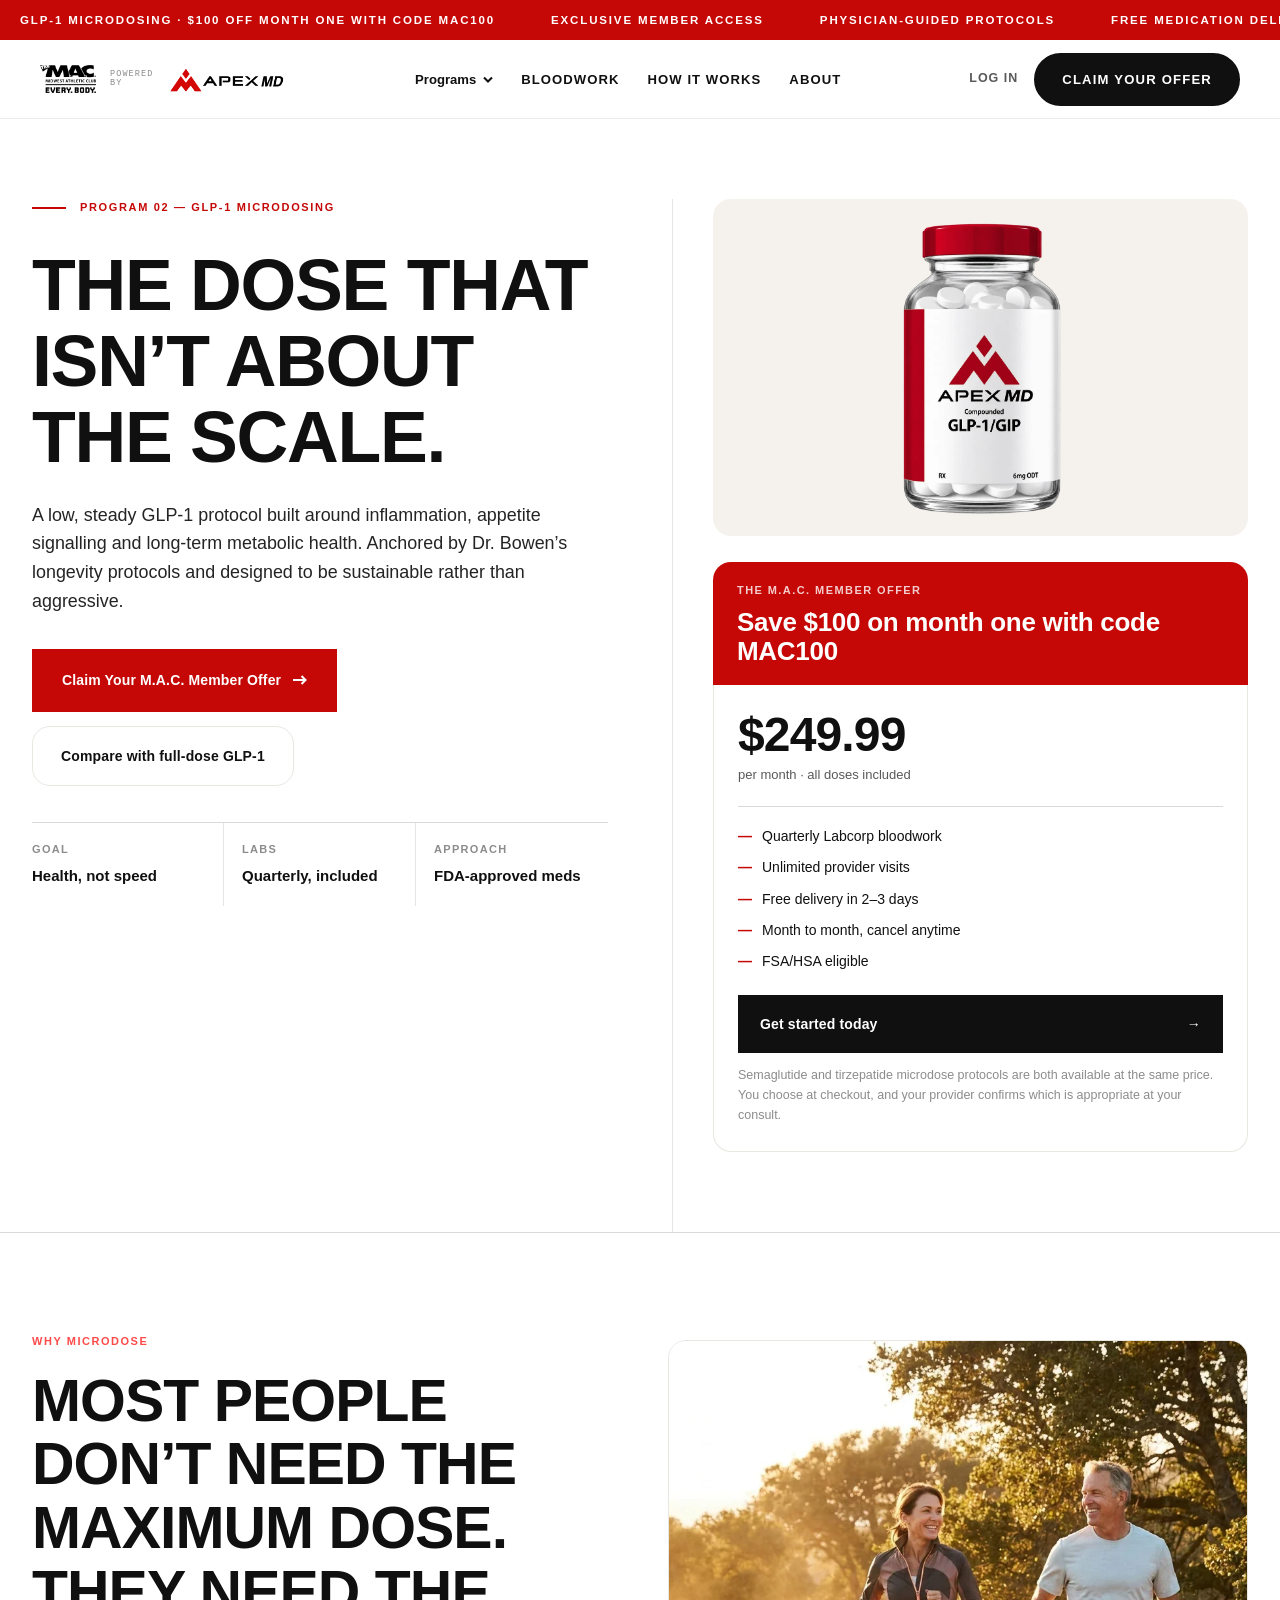
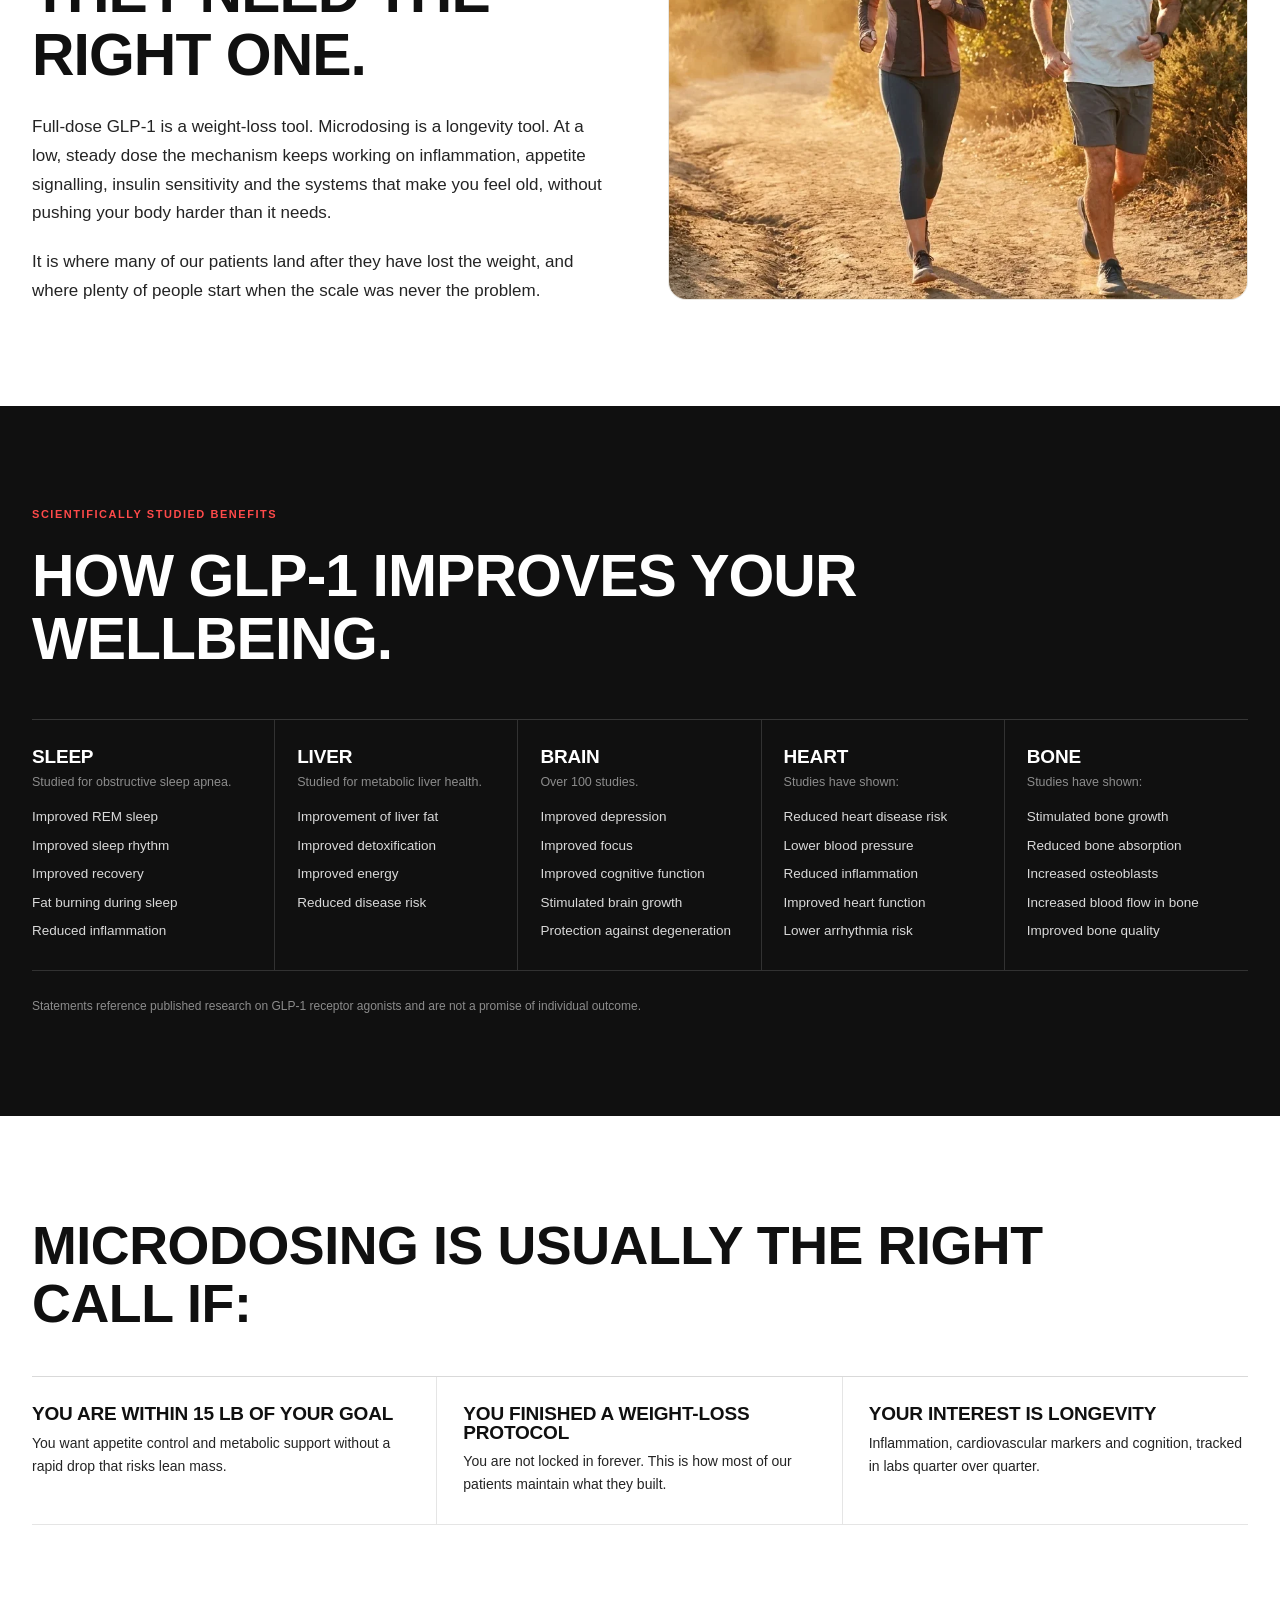
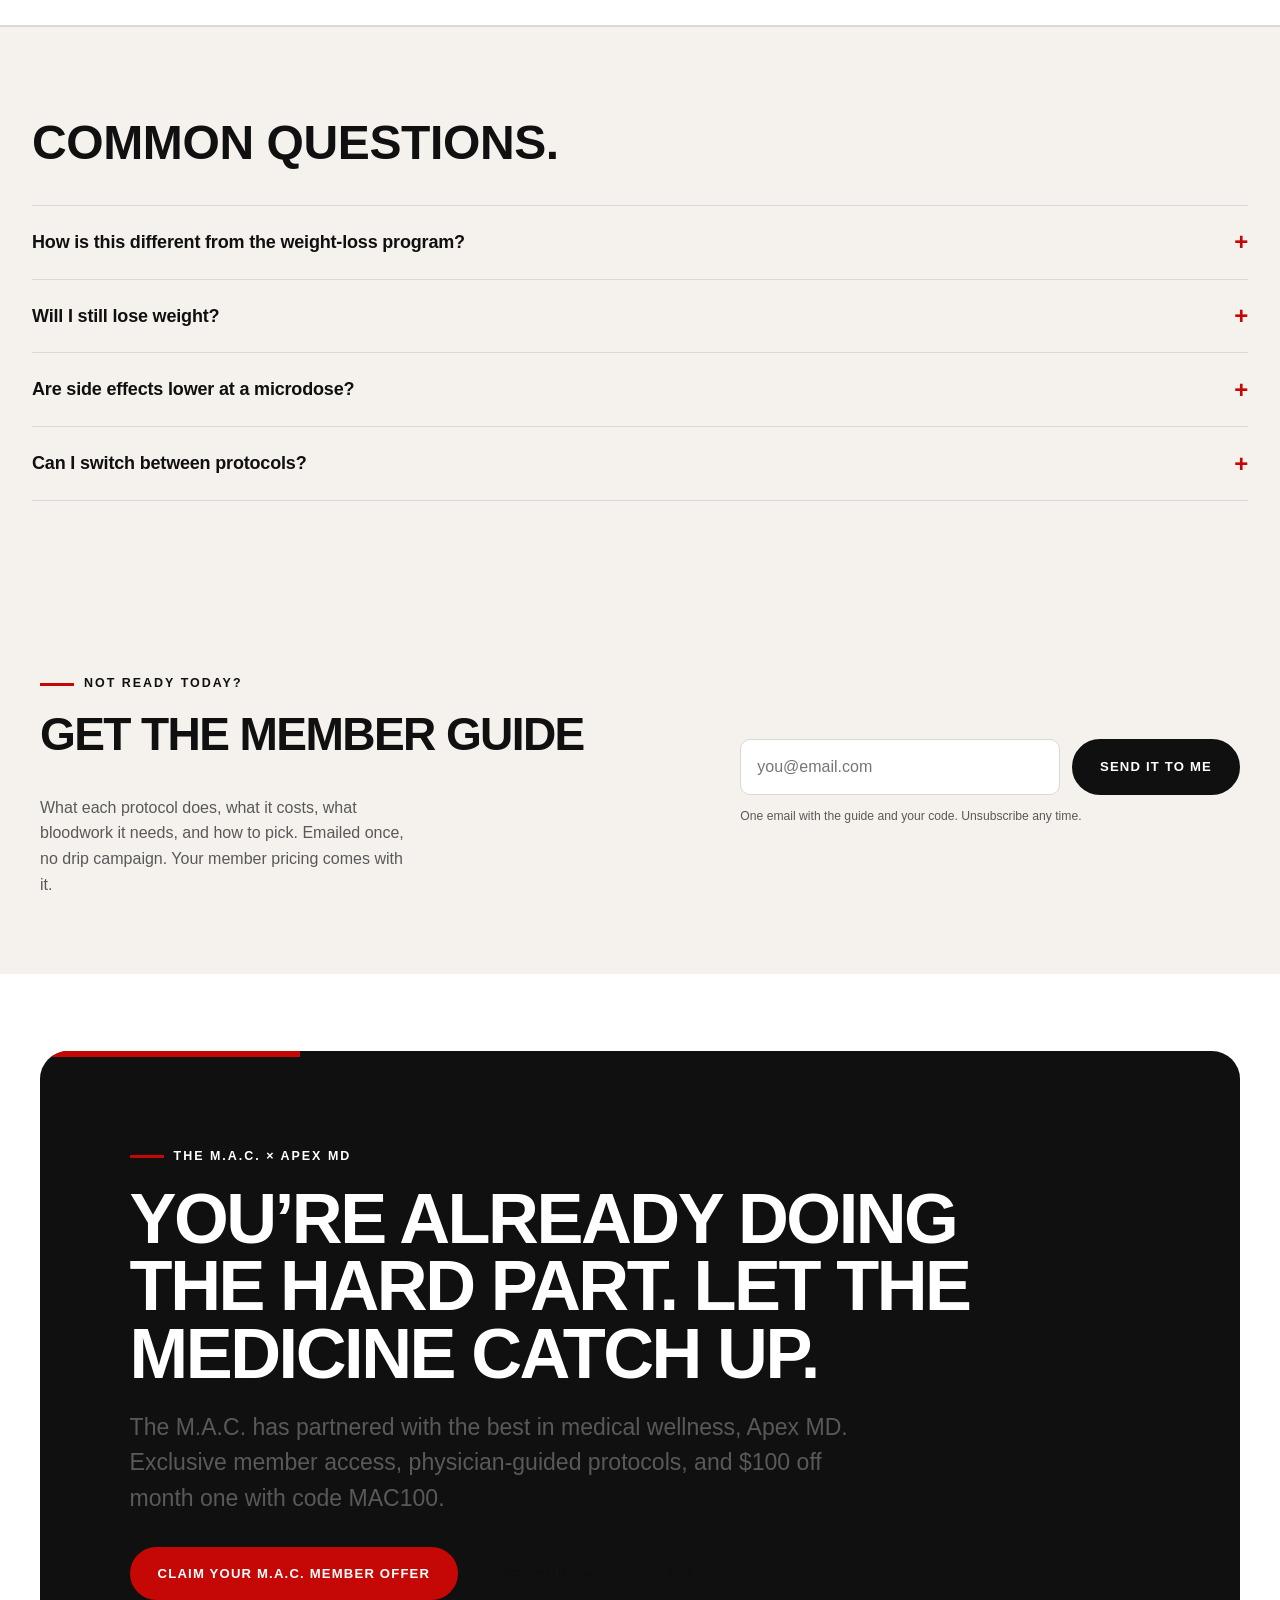
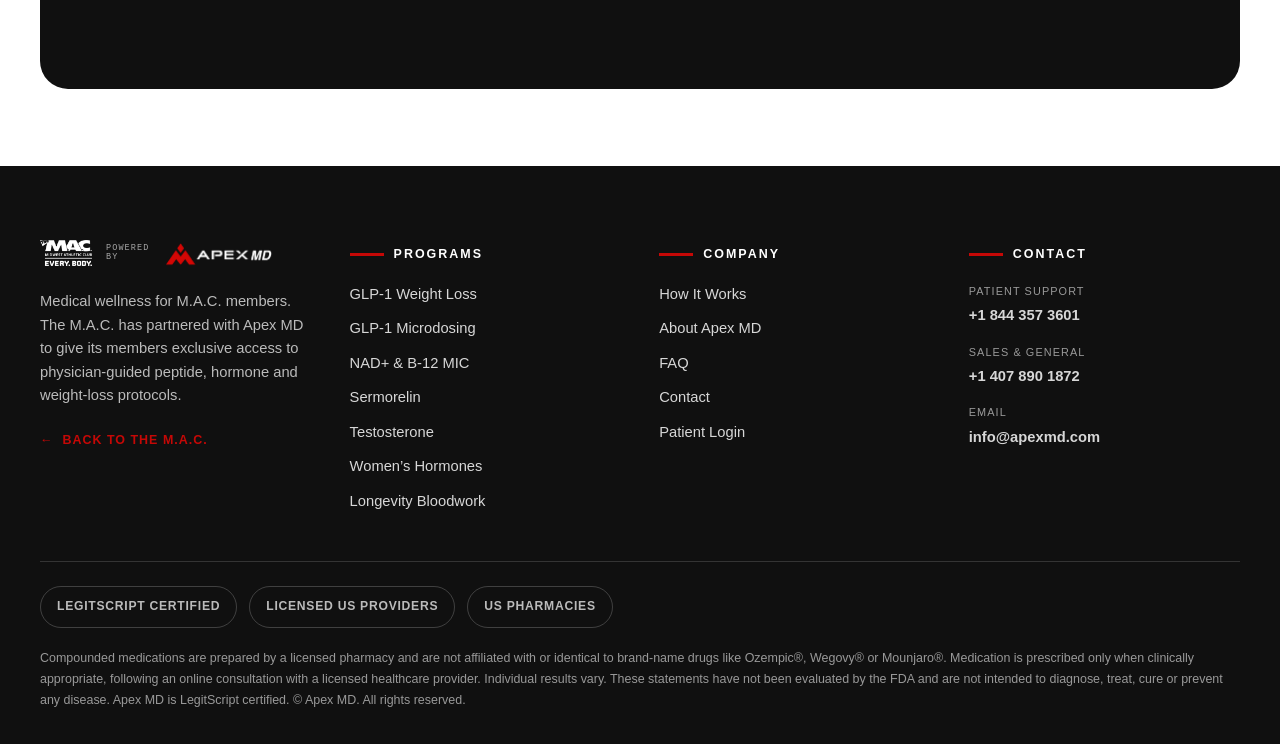
<file: glp-1-microdosing.html>
<!DOCTYPE html>
<html lang="en">
<head>
<meta charset="utf-8">
<meta name="viewport" content="width=device-width, initial-scale=1">
<title>GLP-1 Microdosing — The M.A.C. × Apex MD</title>
<meta name="description" content="A low, steady GLP-1 dose aimed at inflammation, appetite signalling and long-term metabolic health. $249.99 a month, quarterly labs included.">
<link rel="canonical" href="https://mac.apexmd.com/glp-1-microdosing.html">
<meta property="og:type" content="website">
<meta property="og:title" content="GLP-1 Microdosing — The M.A.C. × Apex MD">
<meta property="og:description" content="A low, steady GLP-1 dose aimed at inflammation, appetite signalling and long-term metabolic health. $249.99 a month, quarterly labs included.">
<meta property="og:url" content="https://mac.apexmd.com/glp-1-microdosing.html">
<link rel="stylesheet" href="mac-theme.css">

<style id="sp-responsive">
[data-spfloat]{display:none}[data-spnav]{display:flex}[data-spburger]{display:none}
[data-spcall]{display:none}[data-splogin]{display:inline}
@media (max-width:1040px){
[data-spfloat]{display:flex}[data-spnav]{display:none}[data-spburger]{display:flex}
[data-spcall]{display:inline-flex}[data-splogin]{display:none}}
@media (max-width:560px){.mac-header .mac-btn--sm{display:none}.mac-header .mac-nav{gap:14px}[data-spburger] span,[data-spcall] span{display:none}}
@media (max-width:360px){.mac-header .mac-lockup__by{display:none}}
#spQuiz[hidden],#spResult[hidden],#spStep1[hidden],#spMobile[hidden]{display:none!important}
#spMobile{position:fixed;inset:0;z-index:2000;background:var(--mac-black,#111);color:#fff;padding:26px 22px;overflow:auto}
#spMobile a{display:block;padding:14px 0;border-bottom:1px solid rgba(255,255,255,.14);color:#fff;text-decoration:none;font-weight:800;letter-spacing:.04em;text-transform:uppercase}
#spMobile .spclose{background:none;border:0;color:#fff;font-size:2rem;cursor:pointer;float:right;line-height:1}
</style>
<script src="analytics.js"></script>
<link rel="icon" href="favicon.ico" sizes="any">
<link rel="icon" type="image/png" sizes="32x32" href="favicon-32.png">
<link rel="icon" type="image/png" sizes="16x16" href="favicon-16.png">
<link rel="apple-touch-icon" href="apple-touch-icon.png">
</head>
<body>
<!-- Google Tag Manager (noscript) -->
<noscript><iframe src="https://www.googletagmanager.com/ns.html?id=GTM-MVWKWK6D"
height="0" width="0" style="display:none;visibility:hidden"></iframe></noscript>
<!-- End Google Tag Manager (noscript) -->
<div class="sc-host" data-sc-name="GLP-1-Microdosing"><div style="background: rgb(255, 255, 255); color: rgb(16, 16, 16); font-family: var(--mac-font-body);">
  <div class="sc-host" data-sc-name="_SiteHeader"><div style="position: sticky; top: 0px; z-index: 1000;">
  <div class="mac-offerbar">
    <div class="mac-offerbar__track">
      <div class="mac-offerbar__set"><span>GLP-1 microdosing · $100 off month one with code MAC100</span><span>Exclusive member access</span><span>Physician-guided protocols</span><span>Free medication delivery</span></div>
      <div class="mac-offerbar__set" aria-hidden="true"><span>GLP-1 microdosing · $100 off month one with code MAC100</span><span>Exclusive member access</span><span>Physician-guided protocols</span><span>Free medication delivery</span></div>
    </div>
  </div>
  <header class="mac-header" style="position: static;">
    <div class="mac-container mac-nav">
      <a class="mac-lockup" href="index.html" style="display: flex; align-items: center; gap: 14px;">
        <img class="mac-lockup__mac" src="img/mac/logo-mac-dark.webp?v=67c2aa31" alt="The M.A.C." fetchpriority="high" decoding="async">
        <span class="mac-lockup__by" style="font-family: var(--mac-font-mono); font-size: 8.5px; line-height: 1.1; letter-spacing: 0.13em; text-transform: uppercase; color: var(--mac-gray-500); white-space: nowrap;">Powered<br>by</span>
        <img class="mac-lockup__apex" src="img/mac/logo-apex-dark.webp?v=c590a35a" alt="Apex MD" width="900" height="241" fetchpriority="high" decoding="async">
      </a>
      <nav class="mac-nav__links" data-spnav="1" style="">
        <div style="position: relative;">
          <button type="button" aria-haspopup="true" aria-expanded="false" style="display: flex; align-items: center; gap: 7px; background: none; border: 0px; padding: 8px 0px; cursor: pointer; font: inherit; color: inherit;">
            <span>Programs</span>
            <svg width="10" height="7" viewBox="0 0 10 7" fill="none" aria-hidden="true"><path d="M1 1.5 5 5.5 9 1.5" stroke="currentColor" stroke-width="2"></path></svg>
          </button>
          <div class="mac-navmenu" style="display: none;">
            <a href="weight-loss.html">GLP-1 Weight Loss</a>
            <a href="glp-1-microdosing.html">GLP-1 Microdosing</a>
            <a href="nad.html">NAD+ &amp; B-12 MIC</a>
            <a href="sermorelin.html">Sermorelin</a>
            <a href="testosterone.html">Testosterone</a>
            <a href="hormones.html">Women’s Hormones</a>
            <a href="bloodwork.html">Longevity Bloodwork</a>
          </div>
          
        </div>
        <a href="bloodwork.html">Bloodwork</a>
        <a href="how-it-works.html">How It Works</a>
        <a href="about.html">About</a>
      </nav>
      <div style="display: flex; align-items: center; gap: 16px; flex: 0 0 auto;">
        <button data-spburger="1" aria-label="Menu" style="align-items: center; gap: 9px; background: none; border: 0px; cursor: pointer; padding: 8px 2px; font-size: 0.8rem; font-weight: 800; letter-spacing: 0.08em; text-transform: uppercase; color: var(--mac-black);">
          <svg width="20" height="12" viewBox="0 0 20 12" fill="none" aria-hidden="true"><path d="M0 1h20M0 6h20M0 11h20" stroke="currentColor" stroke-width="2"></path></svg>
          <span>Menu</span>
        </button>
        <a href="tel:+18443573601" data-spcall="1" aria-label="Call patient support" style="align-items: center; gap: 8px; font-size: 0.78rem; font-weight: 800; letter-spacing: 0.06em; text-transform: uppercase; color: var(--mac-black); white-space: nowrap;">
          <svg width="15" height="15" viewBox="0 0 24 24" fill="none" aria-hidden="true"><path d="M22 16.9v3a2 2 0 0 1-2.2 2 19.8 19.8 0 0 1-8.6-3.1 19.5 19.5 0 0 1-6-6A19.8 19.8 0 0 1 2.1 4.2 2 2 0 0 1 4.1 2h3a2 2 0 0 1 2 1.7c.1.9.4 1.8.7 2.6a2 2 0 0 1-.5 2.1L8.1 9.7a16 16 0 0 0 6 6l1.3-1.3a2 2 0 0 1 2.1-.4c.8.3 1.7.6 2.6.7a2 2 0 0 1 1.7 2Z" stroke="currentColor" stroke-width="2"></path></svg>
          <span>Call</span>
        </a>
        <a href="https://ehr.apexmd.com/login" data-splogin="1" style="font-size: 0.78rem; font-weight: 800; letter-spacing: 0.08em; text-transform: uppercase; color: var(--mac-gray-700); white-space: nowrap;">Log In</a>
        <button class="mac-btn mac-btn--red mac-btn--sm" style="white-space: nowrap;">Claim Your Offer</button>
      </div>
    </div>
  </header>
  </div><button class="mac-float" data-spfloat="1" style="">
  <span>Not sure where to start? Take the 60-second quiz</span>
  <span style="color: var(--mac-red);">→</span></button></div>

  <section data-screen-label="Hero" style="border-bottom: 1px solid rgb(217, 217, 217);">
    <div style="max-width: 1320px; margin: 0px auto; padding: 80px 32px 0px; display: grid; grid-template-columns: repeat(auto-fit, minmax(340px, 1fr)); gap: 64px; align-items: start;">
      <div style="padding-bottom: 80px;">
        <div style="display: flex; align-items: center; gap: 14px; margin-bottom: 30px;">
          <span style="width: 34px; height: 2px; background: rgb(197, 8, 6); display: block;"></span>
          <span style="font-size: 11px; font-weight: 700; letter-spacing: 0.15em; text-transform: uppercase; color: rgb(197, 8, 6);">Program 02 — GLP-1 Microdosing</span>
        </div>
        <h1 style="font-size: clamp(42px, 5.6vw, 80px); line-height: 1.06; letter-spacing: -0.018em; margin: 0px 0px 26px;">The Dose That Isn’t About the Scale.</h1>
        <p style="font-size: clamp(16px, 1.4vw, 20px); line-height: 1.6; color: rgb(36, 36, 36); max-width: 34em; margin: 0px 0px 34px;">A low, steady GLP-1 protocol built around inflammation, appetite signalling and long-term metabolic health. Anchored by Dr. Bowen’s longevity protocols and designed to be sustainable rather than aggressive.</p>
        <div style="display: flex; flex-wrap: wrap; gap: 14px; margin-bottom: 36px;">
          <a href="https://formmac.apexmd.com/?categoryId=microdosing" class="scp0" style="background: rgb(197, 8, 6); color: rgb(255, 255, 255); text-decoration: none; font-weight: 700; font-size: 14px; letter-spacing: 0.01em; padding: 20px 30px; display: inline-flex; align-items: center; gap: 12px;" target="_blank" rel="noopener">
            <span>Claim Your M.A.C. Member Offer</span>
            <svg width="14" height="10" viewBox="0 0 14 10" fill="none" aria-hidden="true"><path d="M0 5h12M8.5 1 12.5 5l-4 4" stroke="currentColor" stroke-width="2"></path></svg>
          </a>
          <a href="weight-loss.html" class="scp1" style="border: 1px solid rgb(233, 231, 225); border-radius: 18px; overflow: hidden; color: rgb(16, 16, 16); text-decoration: none; font-weight: 700; font-size: 14px; letter-spacing: 0.01em; padding: 18px 28px;">Compare with full-dose GLP-1</a>
        </div>
        <div style="border-top: 1px solid rgb(217, 217, 217); display: grid; grid-template-columns: repeat(auto-fit, minmax(150px, 1fr));">
          <div style="padding: 18px 18px 18px 0px; border-right: 1px solid rgba(0, 0, 0, 0.1);">
            <div style="font-size: 11px; font-weight: 700; letter-spacing: 0.12em; text-transform: uppercase; color: rgb(140, 140, 140); margin-bottom: 5px;">Goal</div>
            <div style="font-size: 15px; font-weight: 700;">Health, not speed</div>
          </div>
          <div style="padding: 18px; border-right: 1px solid rgba(0, 0, 0, 0.1);">
            <div style="font-size: 11px; font-weight: 700; letter-spacing: 0.12em; text-transform: uppercase; color: rgb(140, 140, 140); margin-bottom: 5px;">Labs</div>
            <div style="font-size: 15px; font-weight: 700;">Quarterly, included</div>
          </div>
          <div style="padding: 18px;">
            <div style="font-size: 11px; font-weight: 700; letter-spacing: 0.12em; text-transform: uppercase; color: rgb(140, 140, 140); margin-bottom: 5px;">Approach</div>
            <div style="font-size: 15px; font-weight: 700;">FDA-approved meds</div>
          </div>
        </div>
      </div>
      <div style="align-self: stretch; border-left: 1px solid rgba(0, 0, 0, 0.1); padding: 0px 0px 80px 40px;">
        <figure style="margin:0 0 26px;display:flex;justify-content:center;align-items:flex-end;background:var(--mac-gray-100);border-radius:18px;padding:22px 18px;min-height:337px;">
          <img src="img/product/glp1-oral.webp?v=0376925a" alt="Apex MD compounded GLP-1/GIP oral bottle" width="675" height="900" loading="lazy" decoding="async" style="width:220px;max-width:100%;height:auto;display:block;">
        </figure>
        <div class="mac-price__head">
          <div style="font-size: 11px; font-weight: 700; letter-spacing: 0.13em; text-transform: uppercase; opacity: 0.8; margin-bottom: 8px;">The M.A.C. member offer</div>
          <div style="font-size: 26px; font-weight: 700; letter-spacing: -0.011em; line-height: 1.1;">Save $100 on month one with code MAC100</div>
        </div>
        <div class="mac-price__body">
          <div style="font-size: 48px; font-weight: 700; letter-spacing: -0.018em; line-height: 1;">$249.99</div>
          <div style="font-size: 13px; color: rgb(89, 89, 89); margin: 6px 0px 20px;">per month · all doses included</div>
          <div style="display: flex; flex-direction: column; gap: 9px; border-top: 1px solid rgb(217, 217, 217); padding-top: 18px; margin-bottom: 22px;">
            <div style="display: flex; gap: 10px; font-size: 14px;"><span style="color: rgb(197, 8, 6); font-weight: 700;">—</span><span>Quarterly Labcorp bloodwork</span></div>
            <div style="display: flex; gap: 10px; font-size: 14px;"><span style="color: rgb(197, 8, 6); font-weight: 700;">—</span><span>Unlimited provider visits</span></div>
            <div style="display: flex; gap: 10px; font-size: 14px;"><span style="color: rgb(197, 8, 6); font-weight: 700;">—</span><span>Free delivery in 2–3 days</span></div>
            <div style="display: flex; gap: 10px; font-size: 14px;"><span style="color: rgb(197, 8, 6); font-weight: 700;">—</span><span>Month to month, cancel anytime</span></div>
            <div style="display: flex; gap: 10px; font-size: 14px;"><span style="color: rgb(197, 8, 6); font-weight: 700;">—</span><span>FSA/HSA eligible</span></div>
          </div>
          <a href="https://formmac.apexmd.com/?categoryId=microdosing" class="scp2" style="display: flex; align-items: center; justify-content: space-between; gap: 12px; background: rgb(16, 16, 16); color: rgb(255, 255, 255); text-decoration: none; font-weight: 700; font-size: 14px; letter-spacing: 0.01em; padding: 18px 22px;" target="_blank" rel="noopener">
            <span>Get started today</span><span>→</span>
          </a>
          <p style="margin: 12px 0px 0px; font-size: 12.5px; color: rgb(140, 140, 140);">Semaglutide and tirzepatide microdose protocols are both available at the same price. You choose at checkout, and your provider confirms which is appropriate at your consult.</p>
        </div>
      </div>
    </div>
  </section>

  <section data-screen-label="Why" style="max-width: 1320px; margin: 0px auto; padding: 100px 32px;">
    <div style="display: grid; grid-template-columns: repeat(auto-fit, minmax(320px, 1fr)); gap: 56px; align-items: center;">
      <div>
        <div style="font-size: 11px; font-weight: 700; letter-spacing: 0.14em; text-transform: uppercase; color: rgb(255, 74, 74); margin-bottom: 18px;">Why microdose</div>
        <h2 style="font-size: clamp(34px, 4.6vw, 62px); line-height: 1.08; letter-spacing: -0.016em; margin: 0px 0px 26px;">Most People Don’t Need the Maximum Dose. They Need the Right One.</h2>
        <p style="font-size: 17px; line-height: 1.7; color: rgb(36, 36, 36); margin: 0px 0px 20px;">Full-dose GLP-1 is a weight-loss tool. Microdosing is a longevity tool. At a low, steady dose the mechanism keeps working on inflammation, appetite signalling, insulin sensitivity and the systems that make you feel old, without pushing your body harder than it needs.</p>
        <p style="font-size: 17px; line-height: 1.7; color: rgb(36, 36, 36); margin: 0px;">It is where many of our patients land after they have lost the weight, and where plenty of people start when the scale was never the problem.</p>
      </div>
      <div style="height: 560px; border: 1px solid rgb(233, 231, 225); border-radius: 18px; overflow: hidden;">
        <img src="img/apex/trail-couple.webp?v=32e485e0" alt="Members staying active outdoors" style="object-position: 58% 50%; width: 100%; height: 100%; object-fit: cover;" width="1264" height="848" loading="lazy" decoding="async">
      </div>
    </div>
  </section>

  <section data-screen-label="Benefits" style="background: rgb(16, 16, 16); color: rgb(255, 255, 255);">
    <div style="max-width: 1320px; margin: 0px auto; padding: 100px 32px;">
      <div style="font-size: 11px; font-weight: 700; letter-spacing: 0.14em; text-transform: uppercase; color: rgb(255, 74, 74); margin-bottom: 20px;">Scientifically studied benefits</div>
      <h2 style="font-size: clamp(34px, 4.6vw, 62px); line-height: 1.08; letter-spacing: -0.016em; margin: 0px 0px 48px; max-width: 20em;">How GLP-1 improves your wellbeing.</h2>
      <div style="display: grid; grid-template-columns: repeat(auto-fit, minmax(230px, 1fr)); border-top: 1px solid rgba(255, 255, 255, 0.16);">
        <div style="padding: 28px 22px 28px 0px; border-right: 1px solid rgba(255, 255, 255, 0.14); border-bottom: 1px solid rgba(255, 255, 255, 0.14);">
          <h3 style="font-size: 19px; letter-spacing: -0.01em; margin: 0px 0px 6px;">Sleep</h3>
          <p style="font-size: 12.5px; color: rgb(140, 140, 140); margin: 0px 0px 14px;">Studied for obstructive sleep apnea.</p>
          <div style="display: flex; flex-direction: column; gap: 7px; font-size: 13.5px; color: rgb(217, 217, 217);"><span>Improved REM sleep</span><span>Improved sleep rhythm</span><span>Improved recovery</span><span>Fat burning during sleep</span><span>Reduced inflammation</span></div>
        </div>
        <div style="padding: 28px 22px; border-right: 1px solid rgba(255, 255, 255, 0.14); border-bottom: 1px solid rgba(255, 255, 255, 0.14);">
          <h3 style="font-size: 19px; letter-spacing: -0.01em; margin: 0px 0px 6px;">Liver</h3>
          <p style="font-size: 12.5px; color: rgb(140, 140, 140); margin: 0px 0px 14px;">Studied for metabolic liver health.</p>
          <div style="display: flex; flex-direction: column; gap: 7px; font-size: 13.5px; color: rgb(217, 217, 217);"><span>Improvement of liver fat</span><span>Improved detoxification</span><span>Improved energy</span><span>Reduced disease risk</span></div>
        </div>
        <div style="padding: 28px 22px; border-right: 1px solid rgba(255, 255, 255, 0.14); border-bottom: 1px solid rgba(255, 255, 255, 0.14);">
          <h3 style="font-size: 19px; letter-spacing: -0.01em; margin: 0px 0px 6px;">Brain</h3>
          <p style="font-size: 12.5px; color: rgb(140, 140, 140); margin: 0px 0px 14px;">Over 100 studies.</p>
          <div style="display: flex; flex-direction: column; gap: 7px; font-size: 13.5px; color: rgb(217, 217, 217);"><span>Improved depression</span><span>Improved focus</span><span>Improved cognitive function</span><span>Stimulated brain growth</span><span>Protection against degeneration</span></div>
        </div>
        <div style="padding: 28px 22px; border-right: 1px solid rgba(255, 255, 255, 0.14); border-bottom: 1px solid rgba(255, 255, 255, 0.14);">
          <h3 style="font-size: 19px; letter-spacing: -0.01em; margin: 0px 0px 6px;">Heart</h3>
          <p style="font-size: 12.5px; color: rgb(140, 140, 140); margin: 0px 0px 14px;">Studies have shown:</p>
          <div style="display: flex; flex-direction: column; gap: 7px; font-size: 13.5px; color: rgb(217, 217, 217);"><span>Reduced heart disease risk</span><span>Lower blood pressure</span><span>Reduced inflammation</span><span>Improved heart function</span><span>Lower arrhythmia risk</span></div>
        </div>
        <div style="padding: 28px 0px 28px 22px; border-bottom: 1px solid rgba(255, 255, 255, 0.14);">
          <h3 style="font-size: 19px; letter-spacing: -0.01em; margin: 0px 0px 6px;">Bone</h3>
          <p style="font-size: 12.5px; color: rgb(140, 140, 140); margin: 0px 0px 14px;">Studies have shown:</p>
          <div style="display: flex; flex-direction: column; gap: 7px; font-size: 13.5px; color: rgb(217, 217, 217);"><span>Stimulated bone growth</span><span>Reduced bone absorption</span><span>Increased osteoblasts</span><span>Increased blood flow in bone</span><span>Improved bone quality</span></div>
        </div>
      </div>
      <p style="font-size: 12px; line-height: 1.6; color: rgb(140, 140, 140); margin: 26px 0px 0px; max-width: 70em;">Statements reference published research on GLP-1 receptor agonists and are not a promise of individual outcome.</p>
    </div>
  </section>

  <section data-screen-label="Who" style="max-width: 1320px; margin: 0px auto; padding: 100px 32px;">
    <h2 style="font-size: clamp(32px, 4.2vw, 54px); line-height: 1.08; letter-spacing: -0.008em; margin: 0px 0px 44px; max-width: 20em;">Microdosing is usually the right call if:</h2>
    <div style="display: grid; grid-template-columns: repeat(auto-fit, minmax(280px, 1fr)); border-top: 1px solid rgb(217, 217, 217);">
      <div style="padding: 28px 26px 28px 0px; border-right: 1px solid rgba(0, 0, 0, 0.1); border-bottom: 1px solid rgba(0, 0, 0, 0.1);">
        <h3 style="font-size: 19px; letter-spacing: -0.01em; margin: 0px 0px 8px;">You are within 15 lb of your goal</h3>
        <p style="font-size: 14px; line-height: 1.65; color: rgb(36, 36, 36); margin: 0px;">You want appetite control and metabolic support without a rapid drop that risks lean mass.</p>
      </div>
      <div style="padding: 28px 26px; border-right: 1px solid rgba(0, 0, 0, 0.1); border-bottom: 1px solid rgba(0, 0, 0, 0.1);">
        <h3 style="font-size: 19px; letter-spacing: -0.01em; margin: 0px 0px 8px;">You finished a weight-loss protocol</h3>
        <p style="font-size: 14px; line-height: 1.65; color: rgb(36, 36, 36); margin: 0px;">You are not locked in forever. This is how most of our patients maintain what they built.</p>
      </div>
      <div style="padding: 28px 0px 28px 26px; border-bottom: 1px solid rgba(0, 0, 0, 0.1);">
        <h3 style="font-size: 19px; letter-spacing: -0.01em; margin: 0px 0px 8px;">Your interest is longevity</h3>
        <p style="font-size: 14px; line-height: 1.65; color: rgb(36, 36, 36); margin: 0px;">Inflammation, cardiovascular markers and cognition, tracked in labs quarter over quarter.</p>
      </div>
    </div>
  </section>

  <section data-screen-label="FAQ" style="border-top: 2px solid rgba(0, 0, 0, 0.1); background: rgb(245, 242, 237);">
    <div style="max-width: 1320px; margin: 0px auto; padding: 90px 32px;">
      <h2 style="font-size: clamp(30px, 3.8vw, 48px); line-height: 1.08; letter-spacing: -0.008em; margin: 0px 0px 36px;">Common questions.</h2>
      <div style="border-top: 1px solid rgb(217, 217, 217);">
        <details style="border-bottom: 1px solid rgba(0, 0, 0, 0.1);">
          <summary style="display: flex; justify-content: space-between; align-items: center; gap: 20px; cursor: pointer; padding: 22px 0px; font-size: 18px; font-weight: 700; letter-spacing: -0.01em;"><span>How is this different from the weight-loss program?</span><span class="spPlus" style="color: rgb(197, 8, 6); font-size: 24px; line-height: 1;">+</span></summary>
          <p style="font-size: 15.5px; line-height: 1.75; color: rgb(36, 36, 36); margin: 0px 0px 24px; max-width: 56em;">Same medication class, different intent. Weight-loss dosing escalates to drive fat loss. Microdosing holds a low, steady dose aimed at inflammation and metabolic health, with weight change as a secondary effect.</p>
        </details>
        <details style="border-bottom: 1px solid rgba(0, 0, 0, 0.1);">
          <summary style="display: flex; justify-content: space-between; align-items: center; gap: 20px; cursor: pointer; padding: 22px 0px; font-size: 18px; font-weight: 700; letter-spacing: -0.01em;"><span>Will I still lose weight?</span><span class="spPlus" style="color: rgb(197, 8, 6); font-size: 24px; line-height: 1;">+</span></summary>
          <p style="font-size: 15.5px; line-height: 1.75; color: rgb(36, 36, 36); margin: 0px 0px 24px; max-width: 56em;">Many patients do, more slowly and more sustainably. If your primary goal is significant weight loss, your provider will likely recommend the full-dose program instead.</p>
        </details>
        <details style="border-bottom: 1px solid rgba(0, 0, 0, 0.1);">
          <summary style="display: flex; justify-content: space-between; align-items: center; gap: 20px; cursor: pointer; padding: 22px 0px; font-size: 18px; font-weight: 700; letter-spacing: -0.01em;"><span>Are side effects lower at a microdose?</span><span class="spPlus" style="color: rgb(197, 8, 6); font-size: 24px; line-height: 1;">+</span></summary>
          <p style="font-size: 15.5px; line-height: 1.75; color: rgb(36, 36, 36); margin: 0px 0px 24px; max-width: 56em;">Generally yes. Most GLP-1 side effects appear during dose increases, and a microdosing protocol avoids the aggressive escalation. Your provider still monitors and adjusts.</p>
        </details>
        <details style="border-bottom: 1px solid rgb(217, 217, 217);">
          <summary style="display: flex; justify-content: space-between; align-items: center; gap: 20px; cursor: pointer; padding: 22px 0px; font-size: 18px; font-weight: 700; letter-spacing: -0.01em;"><span>Can I switch between protocols?</span><span class="spPlus" style="color: rgb(197, 8, 6); font-size: 24px; line-height: 1;">+</span></summary>
          <p style="font-size: 15.5px; line-height: 1.75; color: rgb(36, 36, 36); margin: 0px 0px 24px; max-width: 56em;">Yes. Billing is month to month and your provider can move you between weight-loss and microdosing protocols as your goals change.</p>
        </details>
      </div>
    </div>
  </section>

  <div class="sc-host" data-sc-name="_SiteFooter"><section class="mac-section mac-section--tight mac-section--soft" data-screen-label="Lead capture">
  <div class="mac-container">
    <div class="mac-split mac-split--lead" style="align-items: center;">
      <div>
        <div class="mac-kicker">Not Ready Today?</div>
        <h2 style="font-size: clamp(2rem, 3.6vw, 3.4rem);">Get the Member Guide</h2>
        <p class="mac-muted" style="max-width: 42ch; margin: 0px;">What each protocol does, what it costs, what bloodwork it needs, and how to pick. Emailed once, no drip campaign. Your member pricing comes with it.</p>
      </div>
      <div>
        
          <form style="display: flex; flex-wrap: wrap; gap: 12px;" data-lead="guide">
            <input type="text" name="company" tabindex="-1" autocomplete="off" aria-hidden="true" style="position:absolute;left:-9999px;width:1px;height:1px;opacity:0">
            <label for="lead-email" style="position: absolute; width: 1px; height: 1px; overflow: hidden; clip: rect(0px, 0px, 0px, 0px);">Email address</label>
            <input class="mac-field" id="lead-email" name="email" type="email" required="" placeholder="you@email.com" style="flex: 1 1 220px;">
            <button class="mac-btn mac-btn--red" type="submit">Send It To Me</button>
            <p class="mac-muted" style="flex: 1 1 100%; font-size: 0.76rem; margin: 0px;">One email with the guide and your code. Unsubscribe any time.</p>
          </form>
        
        
      </div>
    </div>
  </div></section><section class="mac-section mac-section--tight" style="background: var(--mac-white);">
  <div class="mac-container">
    <div class="mac-cta">
      <div class="mac-kicker" style="color: var(--mac-white);">The M.A.C. × Apex MD</div>
      <h2>You’re Already Doing the Hard Part. Let the Medicine Catch Up.</h2>
      <p class="mac-lead mac-muted" style="margin-bottom: 30px;">The M.A.C. has partnered with the best in medical wellness, Apex MD. Exclusive member access, physician-guided protocols, and $100 off month one with code MAC100.</p>
      <div style="display: flex; flex-wrap: wrap; gap: 14px;">
        <a class="mac-btn mac-btn--red" href="https://formmac.apexmd.com/?categoryId=microdosing" target="_blank" rel="noopener">Claim Your M.A.C. Member Offer</a>
        <a class="mac-btn mac-btn--outline" href="how-it-works.html">Not Sure Where to Start?</a>
      </div>
    </div>
  </div></section><footer class="mac-footer">
  <div class="mac-container">
    <div class="mac-grid" style="grid-template-columns: repeat(auto-fit, minmax(230px, 1fr));">
      <div>
        <div style="display: flex; align-items: center; gap: 14px; margin-bottom: 22px;">
          <img src="img/mac/logo-mac-white.webp?v=9cd1b303" alt="The M.A.C." style="height: 26px; width: auto;" loading="lazy" decoding="async">
          <span style="font-family: var(--mac-font-mono); font-size: 8.5px; line-height: 1.1; letter-spacing: 0.13em; text-transform: uppercase; color: rgba(255,255,255,0.62); white-space: nowrap;">Powered<br>by</span>
          <img src="img/mac/logo-apex-white.webp?v=296ee9a3" alt="Apex MD" style="height: 30px; width: auto;" width="900" height="241" loading="lazy" decoding="async">
        </div>
        <p style="max-width: 34em; color: rgb(187, 187, 187); font-size: 0.92rem;">Medical wellness for M.A.C. members. The M.A.C. has partnered with Apex MD to give its members exclusive access to physician-guided peptide, hormone and weight-loss protocols.</p>
        <a href="https://the-mac.com" target="_blank" rel="noopener" style="display: inline-flex; align-items: center; gap: 9px; color: var(--mac-red); font-size: 0.78rem; font-weight: 800; letter-spacing: 0.08em; text-transform: uppercase;"><span>←</span><span>Back to The M.A.C.</span></a>
      </div>
      <div>
        <div class="mac-kicker" style="color: var(--mac-white);">Programs</div>
        <div style="display: flex; flex-direction: column; gap: 11px; font-size: 0.92rem;">
          <a href="weight-loss.html">GLP-1 Weight Loss</a>
          <a href="glp-1-microdosing.html">GLP-1 Microdosing</a>
          <a href="nad.html">NAD+ &amp; B-12 MIC</a>
          <a href="sermorelin.html">Sermorelin</a>
          <a href="testosterone.html">Testosterone</a>
          <a href="hormones.html">Women’s Hormones</a>
          <a href="bloodwork.html">Longevity Bloodwork</a>
        </div>
      </div>
      <div>
        <div class="mac-kicker" style="color: var(--mac-white);">Company</div>
        <div style="display: flex; flex-direction: column; gap: 11px; font-size: 0.92rem;">
          <a href="how-it-works.html">How It Works</a>
          <a href="about.html">About Apex MD</a>
          <a href="faq.html">FAQ</a>
          <a href="contact.html">Contact</a>
          <a href="https://ehr.apexmd.com/login">Patient Login</a>
        </div>
      </div>
      <div>
        <div class="mac-kicker" style="color: var(--mac-white);">Contact</div>
        <div style="display: flex; flex-direction: column; gap: 16px; font-size: 0.92rem;">
          <div>
            <div style="font-size: 0.68rem; color: rgb(153, 153, 153); letter-spacing: 0.1em; text-transform: uppercase; margin-bottom: 4px;">Patient support</div>
            <a href="tel:+18443573601" style="font-weight: 800;">+1 844 357 3601</a>
          </div>
          <div>
            <div style="font-size: 0.68rem; color: rgb(153, 153, 153); letter-spacing: 0.1em; text-transform: uppercase; margin-bottom: 4px;">Sales &amp; general</div>
            <a href="tel:+14078901872" style="font-weight: 800;">+1 407 890 1872</a>
          </div>
          <div>
            <div style="font-size: 0.68rem; color: rgb(153, 153, 153); letter-spacing: 0.1em; text-transform: uppercase; margin-bottom: 4px;">Email</div>
            <a href="mailto:info@apexmd.com" style="font-weight: 800;">info@apexmd.com</a>
          </div>
        </div>
      </div>
    </div>
    <div class="mac-footer__bottom">
      <div class="mac-feature-strip" style="margin-bottom: 20px;">
        <span class="mac-chip" style="background: transparent; border-color: rgba(255, 255, 255, 0.2); color: rgb(187, 187, 187);">LegitScript certified</span>
        <span class="mac-chip" style="background: transparent; border-color: rgba(255, 255, 255, 0.2); color: rgb(187, 187, 187);">Licensed US providers</span>
        <span class="mac-chip" style="background: transparent; border-color: rgba(255, 255, 255, 0.2); color: rgb(187, 187, 187);">US pharmacies</span>
      </div>
      <p style="margin: 0px; font-size: 0.78rem; line-height: 1.7;">Compounded medications are prepared by a licensed pharmacy and are not affiliated with or identical to brand-name drugs like Ozempic®, Wegovy® or Mounjaro®. Medication is prescribed only when clinically appropriate, following an online consultation with a licensed healthcare provider. Individual results vary. These statements have not been evaluated by the FDA and are not intended to diagnose, treat, cure or prevent any disease. Apex MD is LegitScript certified. © Apex MD. All rights reserved.</p>
    </div>
  </div></footer></div></div></div>

  <div class="mac-quiz__backdrop" id="spQuiz" hidden>
    <div class="mac-quiz">
      <div class="mac-quiz__head">
        <div style="display: flex; align-items: baseline; gap: 14px;">
          <span style="font-size: 0.68rem; font-weight: 800; letter-spacing: 0.16em; text-transform: uppercase; color: var(--mac-red);"><span id="spStepLabel">01 / 02</span></span>
          <span style="font-size: 0.95rem; font-weight: 800; letter-spacing: 0.04em; text-transform: uppercase;">Find Your Program</span>
        </div>
        <button aria-label="Close" data-spquiz-close="1" style="background: none; border: 0px; color: inherit; cursor: pointer; font-size: 1.5rem; line-height: 1; padding: 2px 6px;">×</button>
      </div>

      
        <div class="mac-quiz__body" id="spStep1">
          <h2 style="font-size: clamp(2rem, 4vw, 3rem); margin-bottom: 12px;">What Are You Here to Change?</h2>
          <p class="mac-muted" style="margin-bottom: 22px;">Pick the one that sounds most like you. We will point you at the right protocol and pre-fill your intake.</p>
          <div style="display: grid; gap: 0px;">
            <button class="mac-quiz__opt" data-key="glp1"><span class="mac-quiz__num">01</span><b>Lose weight and keep it off</b><span style="color: var(--mac-red); font-weight: 800;">→</span></button>
            <button class="mac-quiz__opt" data-key="micro"><span class="mac-quiz__num">02</span><b>Quiet the food noise and improve metabolic health</b><span style="color: var(--mac-red); font-weight: 800;">→</span></button>
            <button class="mac-quiz__opt" data-key="nad"><span class="mac-quiz__num">03</span><b>Get my energy back at the cellular level</b><span style="color: var(--mac-red); font-weight: 800;">→</span></button>
            <button class="mac-quiz__opt" data-key="sermorelin"><span class="mac-quiz__num">04</span><b>Build muscle, recover faster, sleep deeper</b><span style="color: var(--mac-red); font-weight: 800;">→</span></button>
            <button class="mac-quiz__opt" data-key="trt"><span class="mac-quiz__num">05</span><b>Drive, strength and vitality — men</b><span style="color: var(--mac-red); font-weight: 800;">→</span></button>
            <button class="mac-quiz__opt" data-key="hrt"><span class="mac-quiz__num">06</span><b>Mood, sleep and balance — women</b><span style="color: var(--mac-red); font-weight: 800;">→</span></button>
            <button class="mac-quiz__opt" data-key="b12"><span class="mac-quiz__num">07</span><b>A straightforward energy lift</b><span style="color: var(--mac-red); font-weight: 800;">→</span></button>
            <button class="mac-quiz__opt" data-key="bloodwork" style="border-bottom: 0px;"><span class="mac-quiz__num">08</span><b>Not sure yet — show me my numbers first</b><span style="color: var(--mac-red); font-weight: 800;">→</span></button>
          </div>
        </div>
        <div class="mac-quiz__body" id="spResult" hidden>
          <div class="mac-kicker" style="margin-bottom:14px">Your recommended protocol</div>
          <h2 style="font-size:clamp(2.2rem,4.4vw,3.4rem);margin-bottom:16px" id="spName"></h2>
          <p style="font-size:1.05rem;margin-bottom:24px" id="spWhy"></p>
          <div class="mac-stats mac-stats--light" style="border-top:1px solid var(--mac-gray-300);border-bottom:1px solid var(--mac-gray-300);margin-bottom:26px">
            <div class="mac-stat"><div class="mac-stat__label" style="margin:0 0 6px">Member price</div><div class="mac-stat__num" style="font-size:1.6rem" id="spPrice"></div></div>
            <div class="mac-stat"><div class="mac-stat__label" style="margin:0 0 6px">Bloodwork</div><div class="mac-stat__num" style="font-size:1.6rem" id="spLabs"></div></div>
            <div class="mac-stat"><div class="mac-stat__label" style="margin:0 0 6px">Commitment</div><div class="mac-stat__num" style="font-size:1.6rem">Month to month</div></div>
          </div>
          <div style="display:flex;flex-wrap:wrap;gap:12px;align-items:center">
            <a class="mac-btn mac-btn--red" id="spForm" href="#">Claim Your M.A.C. Member Offer</a>
            <a class="mac-btn mac-btn--outline" id="spPage" href="#">Read the program first</a>
            <button class="mac-btn mac-btn--ghost" type="button" data-spquiz-back="1"><span aria-hidden="true">←</span> Back to questions</button>
          </div>
        </div>
      

      
    </div>
  </div>
<div id="spMobile" hidden>
  <button class="spclose" data-spmobile-close="1" aria-label="Close menu">&times;</button>
  <div style="clear:both;height:8px"></div>
  <a href="weight-loss.html">GLP-1 Weight Loss</a>
  <a href="glp-1-microdosing.html">GLP-1 Microdosing</a>
  <a href="testosterone.html">Testosterone</a>
  <a href="hormones.html">Hormone Replacement</a>
  <a href="nad.html">NAD+</a>
  <a href="sermorelin.html">Sermorelin</a>
  <a href="bloodwork.html">Bloodwork</a>
  <a href="how-it-works.html">How It Works</a>
  <a href="about.html">About</a>
  <a href="faq.html">FAQ</a>
  <a href="contact.html">Contact</a>
  <a href="#" data-spquiz-open="1" style="color:var(--mac-red,#C50806)">Find My Program &rarr;</a>
</div>
<script src="mac-app.js"></script>
<script src="chatbot.js"></script>
<script src="affiliate.js"></script>
</body>
</html>
</file>
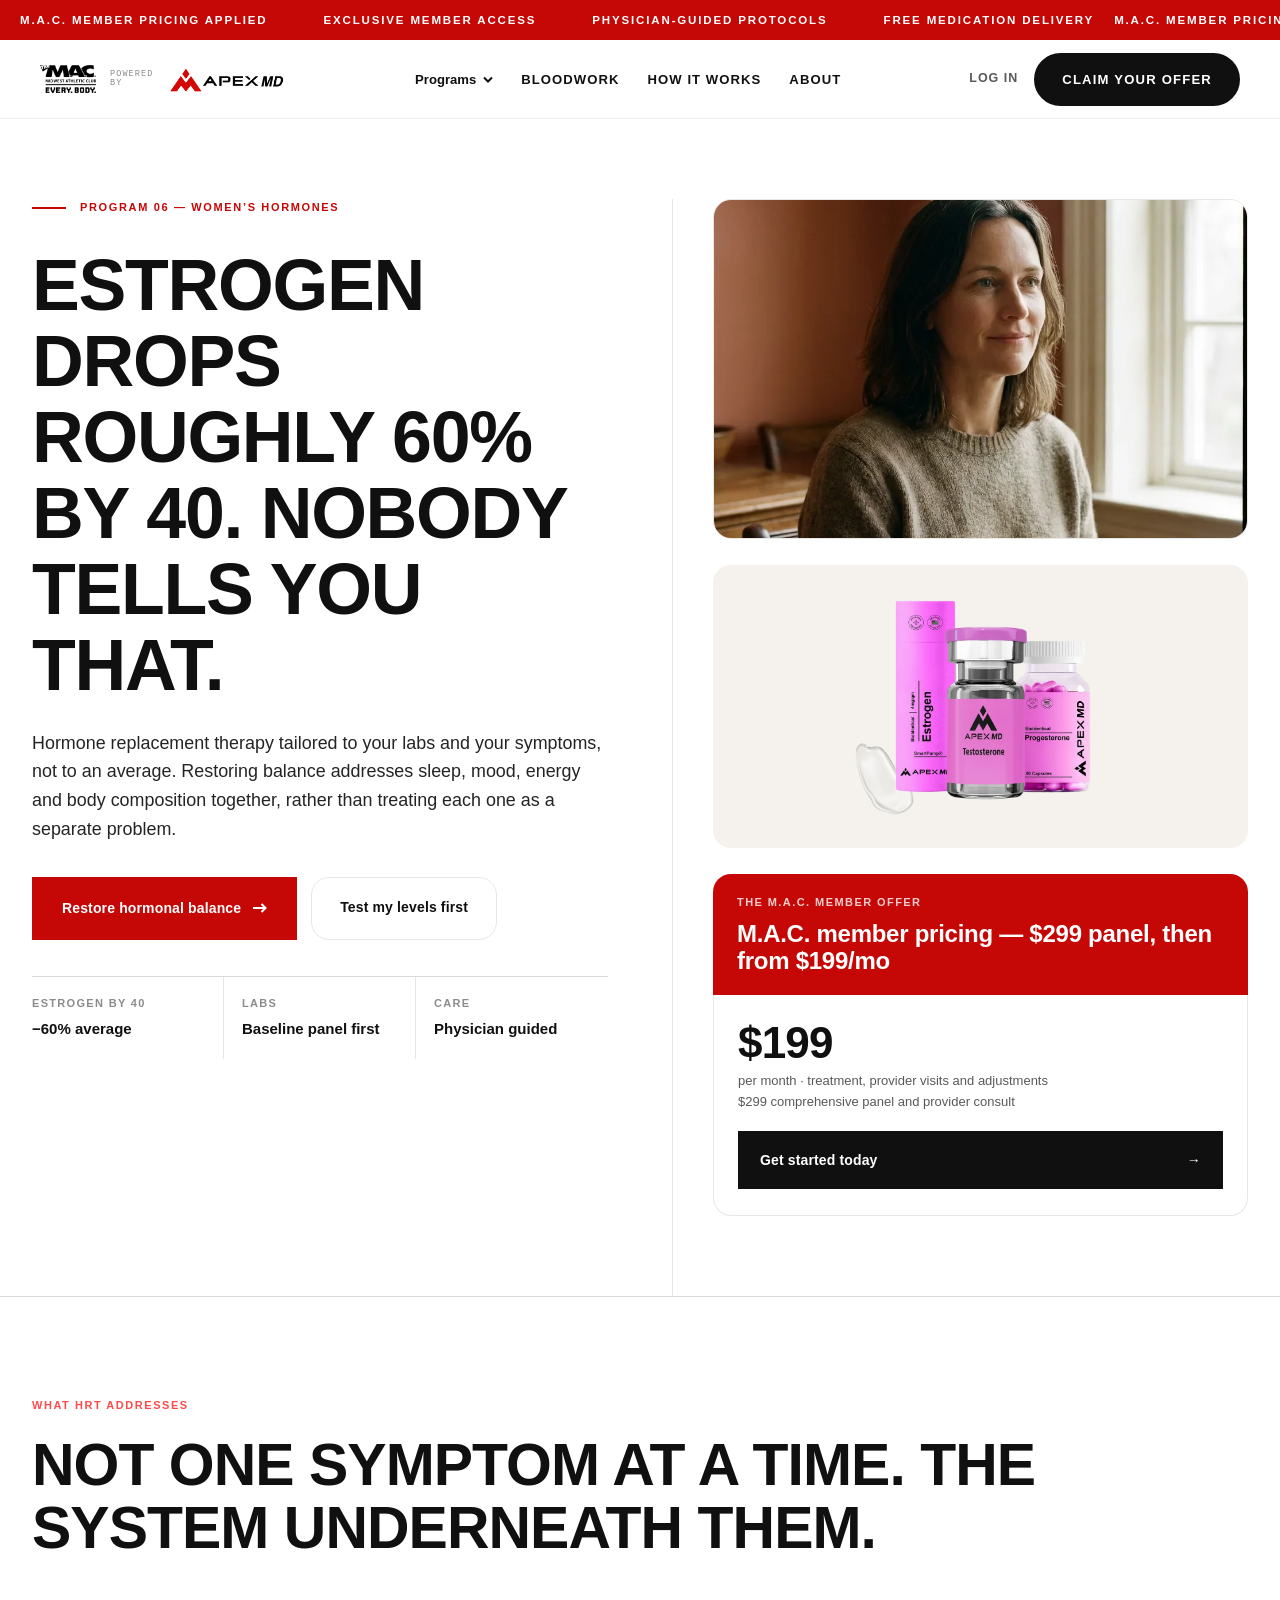
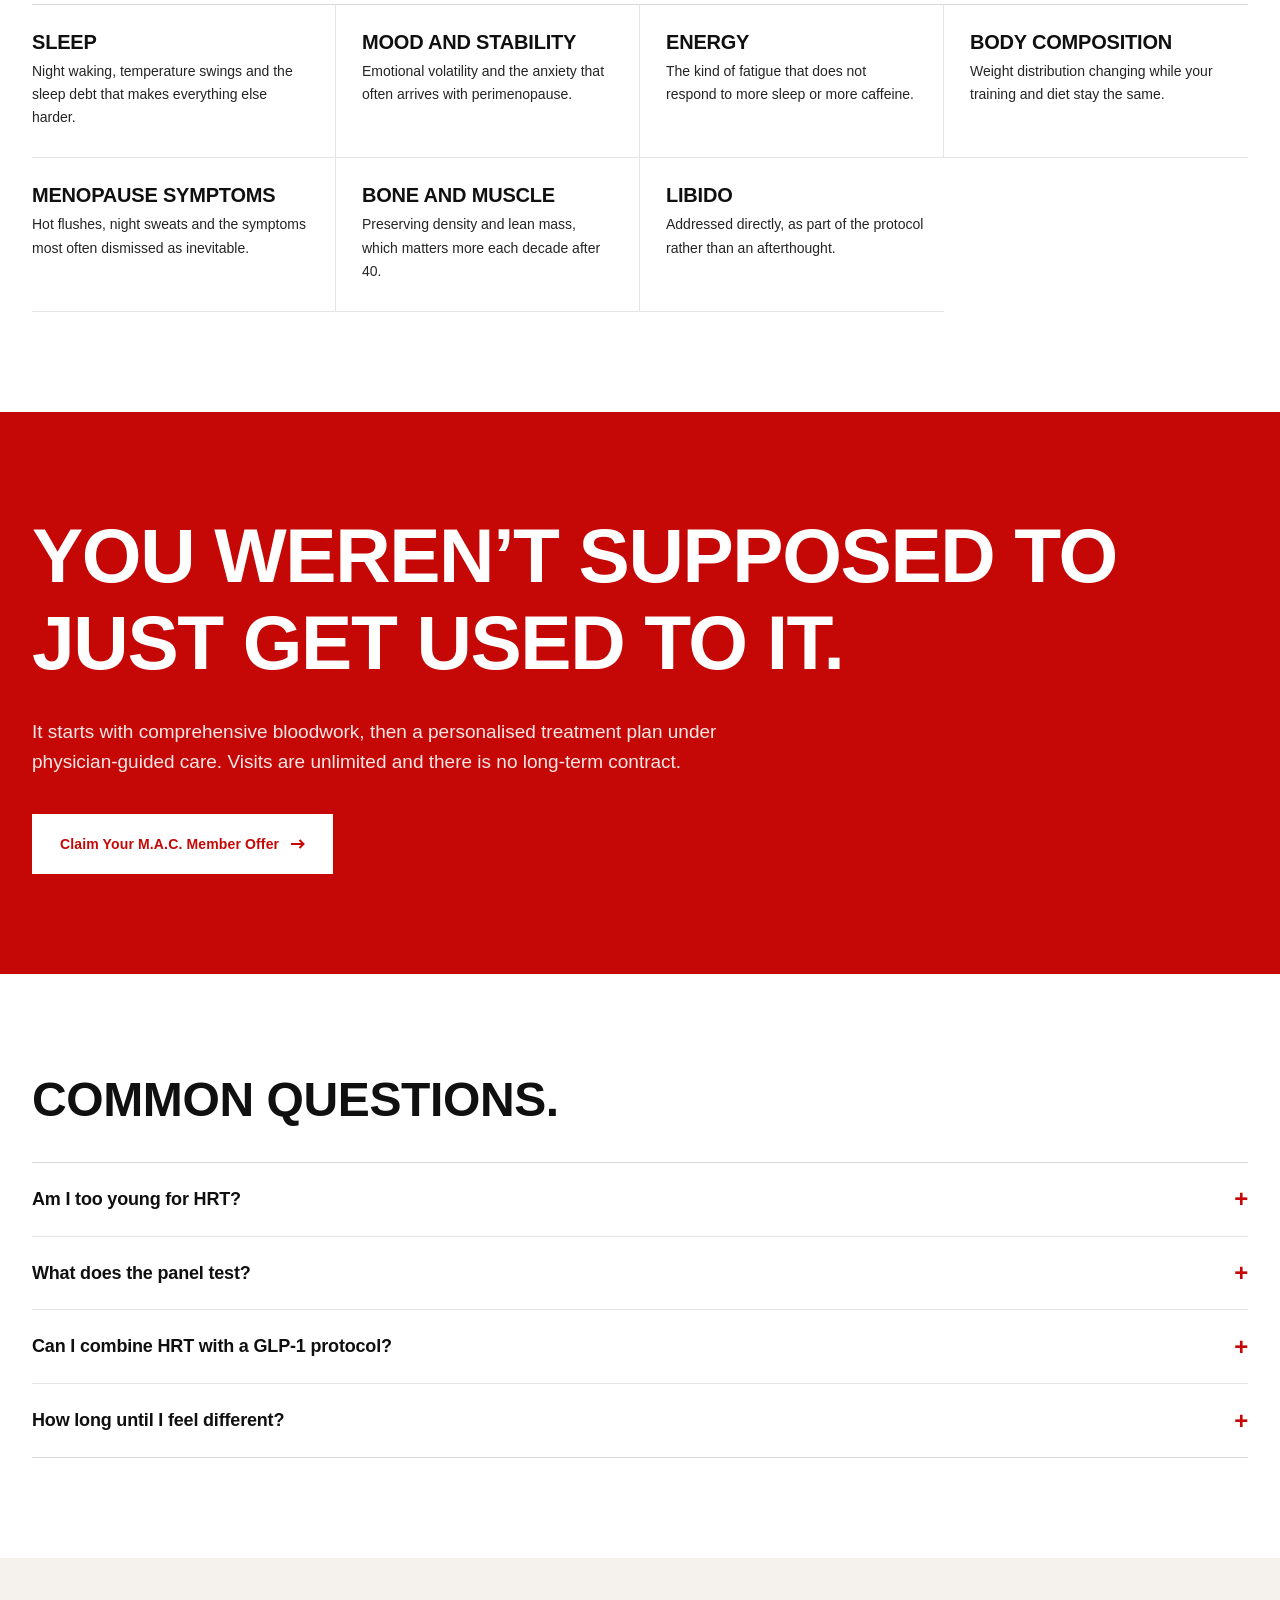
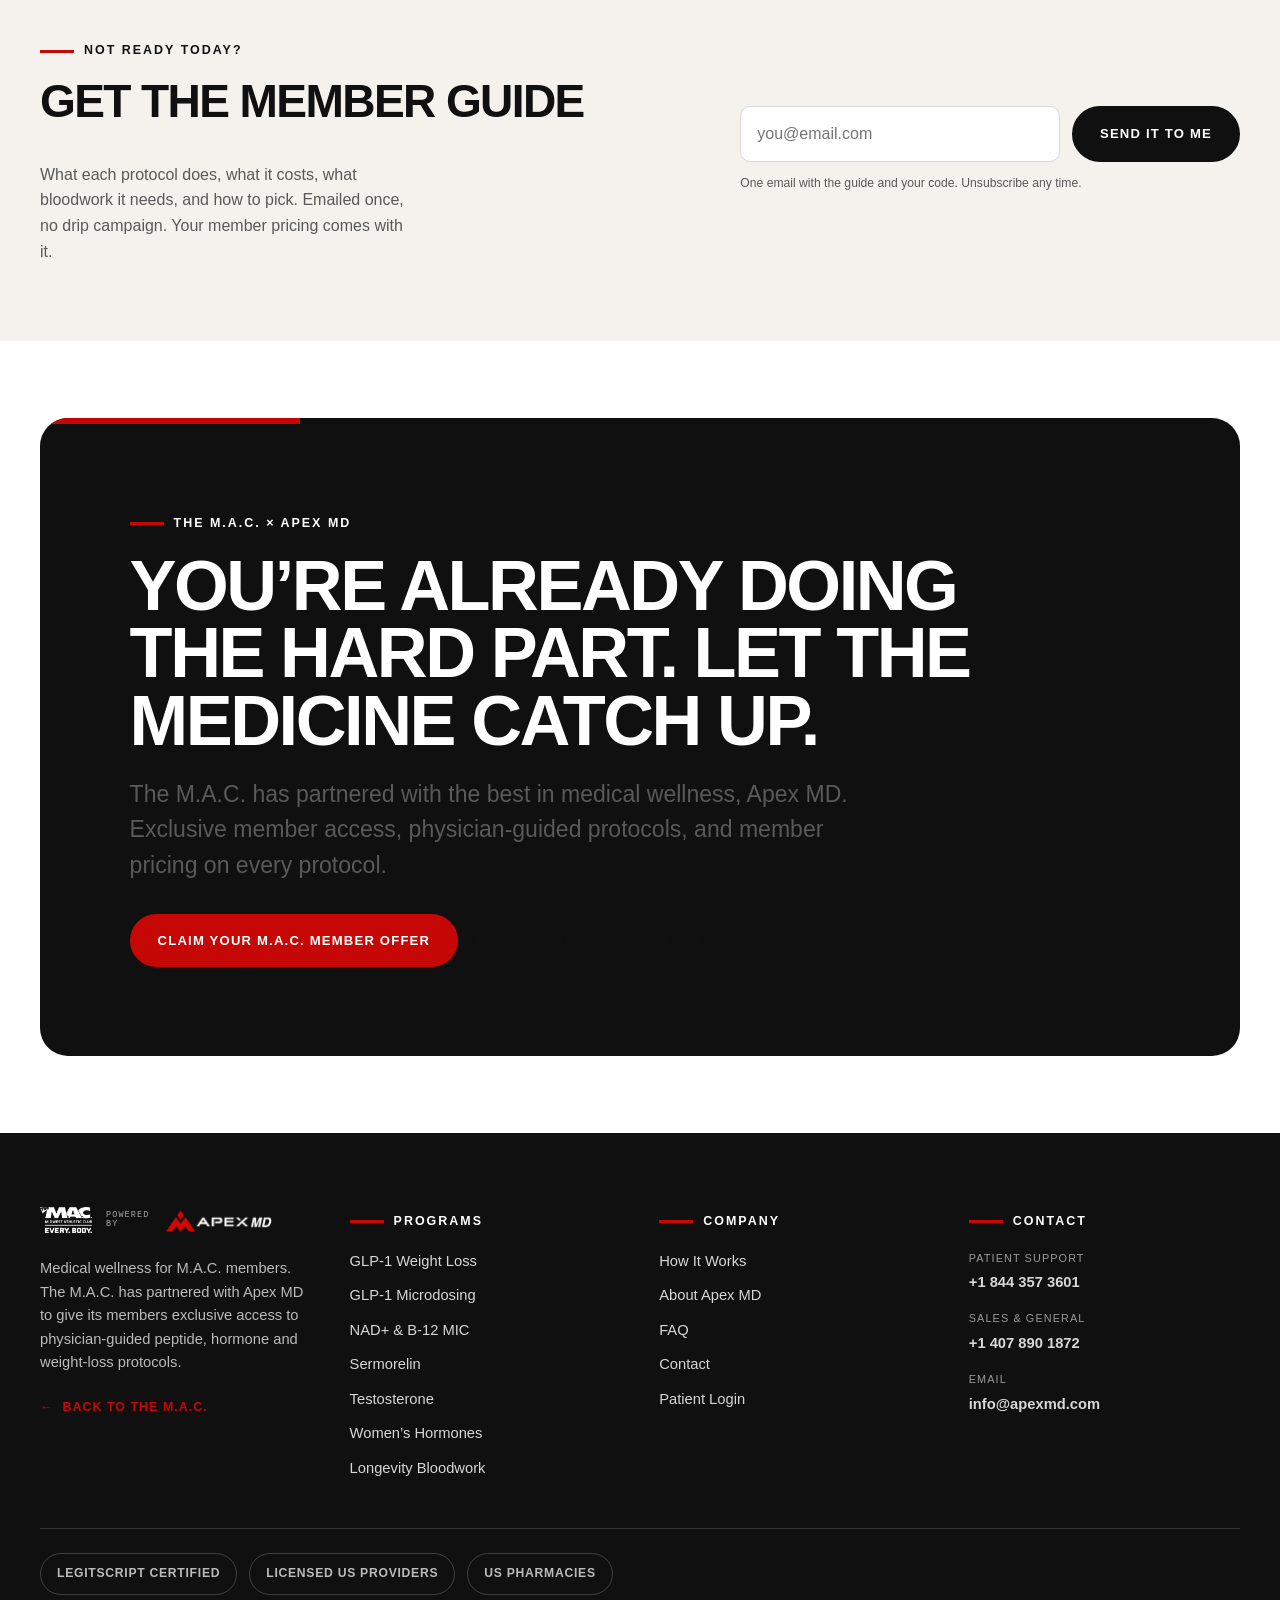
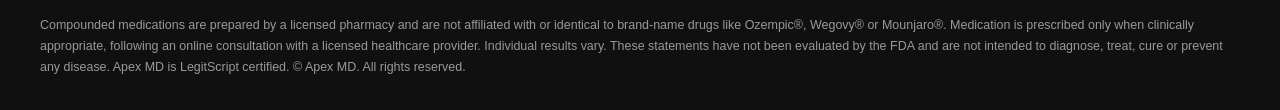
<file: hormones.html>
<!DOCTYPE html>
<html lang="en">
<head>
<meta charset="utf-8">
<meta name="viewport" content="width=device-width, initial-scale=1">
<title>Women’s Hormone Replacement — The M.A.C. × Apex MD</title>
<meta name="description" content="Estrogen drops roughly 60 percent by age 40. A tailored HRT protocol addressing sleep, mood, energy and body composition. $129 initial labs, then $199 a month.">
<link rel="canonical" href="https://mac.apexmd.com/hormones.html">
<meta property="og:type" content="website">
<meta property="og:title" content="Women’s Hormone Replacement — The M.A.C. × Apex MD">
<meta property="og:description" content="Estrogen drops roughly 60 percent by age 40. A tailored HRT protocol addressing sleep, mood, energy and body composition. $129 initial labs, then $199 a month.">
<meta property="og:url" content="https://mac.apexmd.com/hormones.html">
<link rel="stylesheet" href="mac-theme.css">

<style id="sp-responsive">
[data-spfloat]{display:none}[data-spnav]{display:flex}[data-spburger]{display:none}
[data-spcall]{display:none}[data-splogin]{display:inline}
@media (max-width:1040px){
[data-spfloat]{display:flex}[data-spnav]{display:none}[data-spburger]{display:flex}
[data-spcall]{display:inline-flex}[data-splogin]{display:none}}
@media (max-width:560px){.mac-header .mac-btn--sm{display:none}.mac-header .mac-nav{gap:14px}[data-spburger] span,[data-spcall] span{display:none}}
@media (max-width:360px){.mac-header .mac-lockup__by{display:none}}
#spQuiz[hidden],#spResult[hidden],#spStep1[hidden],#spMobile[hidden]{display:none!important}
#spMobile{position:fixed;inset:0;z-index:2000;background:var(--mac-black,#111);color:#fff;padding:26px 22px;overflow:auto}
#spMobile a{display:block;padding:14px 0;border-bottom:1px solid rgba(255,255,255,.14);color:#fff;text-decoration:none;font-weight:800;letter-spacing:.04em;text-transform:uppercase}
#spMobile .spclose{background:none;border:0;color:#fff;font-size:2rem;cursor:pointer;float:right;line-height:1}
</style>
<script src="analytics.js"></script>
<link rel="icon" href="favicon.ico" sizes="any">
<link rel="icon" type="image/png" sizes="32x32" href="favicon-32.png">
<link rel="icon" type="image/png" sizes="16x16" href="favicon-16.png">
<link rel="apple-touch-icon" href="apple-touch-icon.png">
</head>
<body>
<!-- Google Tag Manager (noscript) -->
<noscript><iframe src="https://www.googletagmanager.com/ns.html?id=GTM-MVWKWK6D"
height="0" width="0" style="display:none;visibility:hidden"></iframe></noscript>
<!-- End Google Tag Manager (noscript) -->
<div class="sc-host" data-sc-name="Hormones"><div style="background: rgb(255, 255, 255); color: rgb(16, 16, 16); font-family: var(--mac-font-body);">
  <div class="sc-host" data-sc-name="_SiteHeader"><div style="position: sticky; top: 0px; z-index: 1000;">
  <div class="mac-offerbar">
    <div class="mac-offerbar__track">
      <div class="mac-offerbar__set"><span>M.A.C. member pricing applied</span><span>Exclusive member access</span><span>Physician-guided protocols</span><span>Free medication delivery</span></div>
      <div class="mac-offerbar__set" aria-hidden="true"><span>M.A.C. member pricing applied</span><span>Exclusive member access</span><span>Physician-guided protocols</span><span>Free medication delivery</span></div>
    </div>
  </div>
  <header class="mac-header" style="position: static;">
    <div class="mac-container mac-nav">
      <a class="mac-lockup" href="index.html" style="display: flex; align-items: center; gap: 14px;">
        <img class="mac-lockup__mac" src="img/mac/logo-mac-dark.webp?v=67c2aa31" alt="The M.A.C." fetchpriority="high" decoding="async">
        <span class="mac-lockup__by" style="font-family: var(--mac-font-mono); font-size: 8.5px; line-height: 1.1; letter-spacing: 0.13em; text-transform: uppercase; color: var(--mac-gray-500); white-space: nowrap;">Powered<br>by</span>
        <img class="mac-lockup__apex" src="img/mac/logo-apex-dark.webp?v=c590a35a" alt="Apex MD" width="900" height="241" fetchpriority="high" decoding="async">
      </a>
      <nav class="mac-nav__links" data-spnav="1" style="">
        <div style="position: relative;">
          <button type="button" aria-haspopup="true" aria-expanded="false" style="display: flex; align-items: center; gap: 7px; background: none; border: 0px; padding: 8px 0px; cursor: pointer; font: inherit; color: inherit;">
            <span>Programs</span>
            <svg width="10" height="7" viewBox="0 0 10 7" fill="none" aria-hidden="true"><path d="M1 1.5 5 5.5 9 1.5" stroke="currentColor" stroke-width="2"></path></svg>
          </button>
          <div class="mac-navmenu" style="display: none;">
            <a href="weight-loss.html">GLP-1 Weight Loss</a>
            <a href="glp-1-microdosing.html">GLP-1 Microdosing</a>
            <a href="nad.html">NAD+ &amp; B-12 MIC</a>
            <a href="sermorelin.html">Sermorelin</a>
            <a href="testosterone.html">Testosterone</a>
            <a href="hormones.html">Women’s Hormones</a>
            <a href="bloodwork.html">Longevity Bloodwork</a>
          </div>
          
        </div>
        <a href="bloodwork.html">Bloodwork</a>
        <a href="how-it-works.html">How It Works</a>
        <a href="about.html">About</a>
      </nav>
      <div style="display: flex; align-items: center; gap: 16px; flex: 0 0 auto;">
        <button data-spburger="1" aria-label="Menu" style="align-items: center; gap: 9px; background: none; border: 0px; cursor: pointer; padding: 8px 2px; font-size: 0.8rem; font-weight: 800; letter-spacing: 0.08em; text-transform: uppercase; color: var(--mac-black);">
          <svg width="20" height="12" viewBox="0 0 20 12" fill="none" aria-hidden="true"><path d="M0 1h20M0 6h20M0 11h20" stroke="currentColor" stroke-width="2"></path></svg>
          <span>Menu</span>
        </button>
        <a href="tel:+18443573601" data-spcall="1" aria-label="Call patient support" style="align-items: center; gap: 8px; font-size: 0.78rem; font-weight: 800; letter-spacing: 0.06em; text-transform: uppercase; color: var(--mac-black); white-space: nowrap;">
          <svg width="15" height="15" viewBox="0 0 24 24" fill="none" aria-hidden="true"><path d="M22 16.9v3a2 2 0 0 1-2.2 2 19.8 19.8 0 0 1-8.6-3.1 19.5 19.5 0 0 1-6-6A19.8 19.8 0 0 1 2.1 4.2 2 2 0 0 1 4.1 2h3a2 2 0 0 1 2 1.7c.1.9.4 1.8.7 2.6a2 2 0 0 1-.5 2.1L8.1 9.7a16 16 0 0 0 6 6l1.3-1.3a2 2 0 0 1 2.1-.4c.8.3 1.7.6 2.6.7a2 2 0 0 1 1.7 2Z" stroke="currentColor" stroke-width="2"></path></svg>
          <span>Call</span>
        </a>
        <a href="https://ehr.apexmd.com/login" data-splogin="1" style="font-size: 0.78rem; font-weight: 800; letter-spacing: 0.08em; text-transform: uppercase; color: var(--mac-gray-700); white-space: nowrap;">Log In</a>
        <button class="mac-btn mac-btn--red mac-btn--sm" style="white-space: nowrap;">Claim Your Offer</button>
      </div>
    </div>
  </header>
  </div><button class="mac-float" data-spfloat="1" style="">
  <span>Not sure where to start? Take the 60-second quiz</span>
  <span style="color: var(--mac-red);">→</span></button></div>

  <section data-screen-label="Hero" style="border-bottom: 1px solid rgb(217, 217, 217);">
    <div style="max-width: 1320px; margin: 0px auto; padding: 80px 32px 0px; display: grid; grid-template-columns: repeat(auto-fit, minmax(340px, 1fr)); gap: 64px; align-items: start;">
      <div style="padding-bottom: 80px;">
        <div style="display: flex; align-items: center; gap: 14px; margin-bottom: 30px;">
          <span style="width: 34px; height: 2px; background: rgb(197, 8, 6); display: block;"></span>
          <span style="font-size: 11px; font-weight: 700; letter-spacing: 0.15em; text-transform: uppercase; color: rgb(197, 8, 6);">Program 06 — Women’s Hormones</span>
        </div>
        <h1 style="font-size: clamp(42px, 5.6vw, 80px); line-height: 1.06; letter-spacing: -0.018em; margin: 0px 0px 26px;">Estrogen Drops Roughly 60% by 40. Nobody Tells You That.</h1>
        <p style="font-size: clamp(16px, 1.4vw, 20px); line-height: 1.6; color: rgb(36, 36, 36); max-width: 34em; margin: 0px 0px 34px;">Hormone replacement therapy tailored to your labs and your symptoms, not to an average. Restoring balance addresses sleep, mood, energy and body composition together, rather than treating each one as a separate problem.</p>
        <div style="display: flex; flex-wrap: wrap; gap: 14px; margin-bottom: 36px;">
          <a href="https://formmac.apexmd.com/?categoryId=hrt" class="scp0" style="background: rgb(197, 8, 6); color: rgb(255, 255, 255); text-decoration: none; font-weight: 700; font-size: 14px; letter-spacing: 0.01em; padding: 20px 30px; display: inline-flex; align-items: center; gap: 12px;" target="_blank" rel="noopener">
            <span>Restore hormonal balance</span>
            <svg width="14" height="10" viewBox="0 0 14 10" fill="none" aria-hidden="true"><path d="M0 5h12M8.5 1 12.5 5l-4 4" stroke="currentColor" stroke-width="2"></path></svg>
          </a>
          <a href="bloodwork.html" class="scp1" style="border: 1px solid rgb(233, 231, 225); border-radius: 18px; overflow: hidden; color: rgb(16, 16, 16); text-decoration: none; font-weight: 700; font-size: 14px; letter-spacing: 0.01em; padding: 18px 28px;">Test my levels first</a>
        </div>
        <div style="border-top: 1px solid rgb(217, 217, 217); display: grid; grid-template-columns: repeat(auto-fit, minmax(150px, 1fr));">
          <div style="padding: 18px 18px 18px 0px; border-right: 1px solid rgba(0, 0, 0, 0.1);">
            <div style="font-size: 11px; font-weight: 700; letter-spacing: 0.12em; text-transform: uppercase; color: rgb(140, 140, 140); margin-bottom: 5px;">Estrogen by 40</div>
            <div style="font-size: 15px; font-weight: 700;">−60% average</div>
          </div>
          <div style="padding: 18px; border-right: 1px solid rgba(0, 0, 0, 0.1);">
            <div style="font-size: 11px; font-weight: 700; letter-spacing: 0.12em; text-transform: uppercase; color: rgb(140, 140, 140); margin-bottom: 5px;">Labs</div>
            <div style="font-size: 15px; font-weight: 700;">Baseline panel first</div>
          </div>
          <div style="padding: 18px;">
            <div style="font-size: 11px; font-weight: 700; letter-spacing: 0.12em; text-transform: uppercase; color: rgb(140, 140, 140); margin-bottom: 5px;">Care</div>
            <div style="font-size: 15px; font-weight: 700;">Physician guided</div>
          </div>
        </div>
      </div>
      <div style="align-self: stretch; border-left: 1px solid rgba(0, 0, 0, 0.1); padding: 0px 0px 80px 40px;">
        <div style="height: 340px; border: 1px solid rgb(233, 231, 225); border-radius: 18px; overflow: hidden; margin-bottom: 26px;">
          <img src="img/apex/womens-portrait.webp?v=97d3ad82" alt="Women’s hormone therapy" style="width: 100%; height: 100%; object-fit: cover;" width="928" height="1152" loading="lazy" decoding="async">
        </div>
        <figure style="margin:0 0 26px;display:flex;justify-content:center;align-items:flex-end;background:var(--mac-gray-100);border-radius:18px;padding:22px 18px;min-height:283px;">
          <img src="img/product/womens-hormones.webp?v=cc66629c" alt="Apex MD women’s hormone therapy options" width="900" height="769" loading="lazy" decoding="async" style="width:280px;max-width:100%;height:auto;display:block;">
        </figure>
        <div class="mac-price__head">
          <div style="font-size: 11px; font-weight: 700; letter-spacing: 0.13em; text-transform: uppercase; opacity: 0.8; margin-bottom: 8px;">The M.A.C. member offer</div>
          <div style="font-size: 24px; font-weight: 700; letter-spacing: -0.011em; line-height: 1.15;">M.A.C. member pricing — $299 panel, then from $199/mo</div>
        </div>
        <div class="mac-price__body">
          <div style="font-size: 44px; font-weight: 700; letter-spacing: -0.018em; line-height: 1;">$199</div>
          <div style="font-size: 13px; color: rgb(89, 89, 89); margin: 6px 0px 18px;">per month · treatment, provider visits and adjustments<br>$299 comprehensive panel and provider consult</div>
          <a href="https://formmac.apexmd.com/?categoryId=hrt" class="scp2" style="display: flex; align-items: center; justify-content: space-between; gap: 12px; background: rgb(16, 16, 16); color: rgb(255, 255, 255); text-decoration: none; font-weight: 700; font-size: 14px; letter-spacing: 0.01em; padding: 18px 22px;" target="_blank" rel="noopener">
            <span>Get started today</span><span>→</span>
          </a>
        </div>
      </div>
    </div>
  </section>

  <section data-screen-label="Symptoms" style="max-width: 1320px; margin: 0px auto; padding: 100px 32px;">
    <div style="font-size: 11px; font-weight: 700; letter-spacing: 0.14em; text-transform: uppercase; color: rgb(255, 74, 74); margin-bottom: 18px;">What HRT addresses</div>
    <h2 style="font-size: clamp(34px, 4.6vw, 62px); line-height: 1.08; letter-spacing: -0.016em; margin: 0px 0px 44px; max-width: 20em;">Not one symptom at a time. The system underneath them.</h2>
    <div style="display: grid; grid-template-columns: repeat(auto-fit, minmax(260px, 1fr)); border-top: 1px solid rgb(217, 217, 217);">
      <div style="padding: 28px 26px 28px 0px; border-right: 1px solid rgba(0, 0, 0, 0.1); border-bottom: 1px solid rgba(0, 0, 0, 0.1);">
        <h3 style="font-size: 20px; letter-spacing: -0.01em; margin: 0px 0px 8px;">Sleep</h3>
        <p style="font-size: 14px; line-height: 1.65; color: rgb(36, 36, 36); margin: 0px;">Night waking, temperature swings and the sleep debt that makes everything else harder.</p>
      </div>
      <div style="padding: 28px 26px; border-right: 1px solid rgba(0, 0, 0, 0.1); border-bottom: 1px solid rgba(0, 0, 0, 0.1);">
        <h3 style="font-size: 20px; letter-spacing: -0.01em; margin: 0px 0px 8px;">Mood and stability</h3>
        <p style="font-size: 14px; line-height: 1.65; color: rgb(36, 36, 36); margin: 0px;">Emotional volatility and the anxiety that often arrives with perimenopause.</p>
      </div>
      <div style="padding: 28px 26px; border-right: 1px solid rgba(0, 0, 0, 0.1); border-bottom: 1px solid rgba(0, 0, 0, 0.1);">
        <h3 style="font-size: 20px; letter-spacing: -0.01em; margin: 0px 0px 8px;">Energy</h3>
        <p style="font-size: 14px; line-height: 1.65; color: rgb(36, 36, 36); margin: 0px;">The kind of fatigue that does not respond to more sleep or more caffeine.</p>
      </div>
      <div style="padding: 28px 0px 28px 26px; border-bottom: 1px solid rgba(0, 0, 0, 0.1);">
        <h3 style="font-size: 20px; letter-spacing: -0.01em; margin: 0px 0px 8px;">Body composition</h3>
        <p style="font-size: 14px; line-height: 1.65; color: rgb(36, 36, 36); margin: 0px;">Weight distribution changing while your training and diet stay the same.</p>
      </div>
      <div style="padding: 28px 26px 28px 0px; border-right: 1px solid rgba(0, 0, 0, 0.1); border-bottom: 1px solid rgba(0, 0, 0, 0.1);">
        <h3 style="font-size: 20px; letter-spacing: -0.01em; margin: 0px 0px 8px;">Menopause symptoms</h3>
        <p style="font-size: 14px; line-height: 1.65; color: rgb(36, 36, 36); margin: 0px;">Hot flushes, night sweats and the symptoms most often dismissed as inevitable.</p>
      </div>
      <div style="padding: 28px 26px; border-right: 1px solid rgba(0, 0, 0, 0.1); border-bottom: 1px solid rgba(0, 0, 0, 0.1);">
        <h3 style="font-size: 20px; letter-spacing: -0.01em; margin: 0px 0px 8px;">Bone and muscle</h3>
        <p style="font-size: 14px; line-height: 1.65; color: rgb(36, 36, 36); margin: 0px;">Preserving density and lean mass, which matters more each decade after 40.</p>
      </div>
      <div style="padding: 28px 0px 28px 26px; border-bottom: 1px solid rgba(0, 0, 0, 0.1);">
        <h3 style="font-size: 20px; letter-spacing: -0.01em; margin: 0px 0px 8px;">Libido</h3>
        <p style="font-size: 14px; line-height: 1.65; color: rgb(36, 36, 36); margin: 0px;">Addressed directly, as part of the protocol rather than an afterthought.</p>
      </div>
    </div>
  </section>

  <section data-screen-label="Poster" style="background: rgb(197, 8, 6); color: rgb(255, 255, 255);">
    <div style="max-width: 1320px; margin: 0px auto; padding: 100px 32px;">
      <h2 style="font-size: clamp(38px, 6vw, 86px); line-height: 1.14; letter-spacing: -0.018em; margin: 0px 0px 30px; max-width: 17em;">You Weren’t Supposed to Just Get Used to It.</h2>
      <p style="font-size: 19px; line-height: 1.6; max-width: 40em; margin: 0px 0px 36px; opacity: 0.9;">It starts with comprehensive bloodwork, then a personalised treatment plan under physician-guided care. Visits are unlimited and there is no long-term contract.</p>
      <a href="https://formmac.apexmd.com/?categoryId=hrt" class="scp1" style="background: rgb(255, 255, 255); color: rgb(197, 8, 6); text-decoration: none; font-weight: 700; font-size: 14px; letter-spacing: 0.01em; padding: 19px 28px; display: inline-flex; align-items: center; gap: 12px;" target="_blank" rel="noopener">
        <span>Claim Your M.A.C. Member Offer</span>
        <svg width="14" height="10" viewBox="0 0 14 10" fill="none" aria-hidden="true"><path d="M0 5h12M8.5 1 12.5 5l-4 4" stroke="currentColor" stroke-width="2"></path></svg>
      </a>
    </div>
  </section>

  <section data-screen-label="FAQ" style="max-width: 1320px; margin: 0px auto; padding: 100px 32px;">
    <h2 style="font-size: clamp(30px, 3.8vw, 48px); line-height: 1.08; letter-spacing: -0.008em; margin: 0px 0px 36px;">Common questions.</h2>
    <div style="border-top: 1px solid rgb(217, 217, 217);">
      <details style="border-bottom: 1px solid rgba(0, 0, 0, 0.1);">
        <summary style="display: flex; justify-content: space-between; align-items: center; gap: 20px; cursor: pointer; padding: 22px 0px; font-size: 18px; font-weight: 700; letter-spacing: -0.01em;"><span>Am I too young for HRT?</span><span class="spPlus" style="color: rgb(197, 8, 6); font-size: 24px; line-height: 1;">+</span></summary>
        <p style="font-size: 15.5px; line-height: 1.75; color: rgb(36, 36, 36); margin: 0px 0px 24px; max-width: 56em;">Hormonal decline starts well before menopause, and perimenopause commonly begins in the late thirties. Treatment is based on your labs and symptoms rather than your age.</p>
      </details>
      <details style="border-bottom: 1px solid rgba(0, 0, 0, 0.1);">
        <summary style="display: flex; justify-content: space-between; align-items: center; gap: 20px; cursor: pointer; padding: 22px 0px; font-size: 18px; font-weight: 700; letter-spacing: -0.01em;"><span>What does the panel test?</span><span class="spPlus" style="color: rgb(197, 8, 6); font-size: 24px; line-height: 1;">+</span></summary>
        <p style="font-size: 15.5px; line-height: 1.75; color: rgb(36, 36, 36); margin: 0px 0px 24px; max-width: 56em;">Estradiol, progesterone, testosterone, FSH, thyroid, plus metabolic and inflammatory markers, so your provider can separate a hormone problem from a thyroid or metabolic one.</p>
      </details>
      <details style="border-bottom: 1px solid rgba(0, 0, 0, 0.1);">
        <summary style="display: flex; justify-content: space-between; align-items: center; gap: 20px; cursor: pointer; padding: 22px 0px; font-size: 18px; font-weight: 700; letter-spacing: -0.01em;"><span>Can I combine HRT with a GLP-1 protocol?</span><span class="spPlus" style="color: rgb(197, 8, 6); font-size: 24px; line-height: 1;">+</span></summary>
        <p style="font-size: 15.5px; line-height: 1.75; color: rgb(36, 36, 36); margin: 0px 0px 24px; max-width: 56em;">Commonly, yes. Hormonal balance and metabolic health are closely linked, and many patients run both. Your provider designs the combined protocol.</p>
      </details>
      <details style="border-bottom: 1px solid rgb(217, 217, 217);">
        <summary style="display: flex; justify-content: space-between; align-items: center; gap: 20px; cursor: pointer; padding: 22px 0px; font-size: 18px; font-weight: 700; letter-spacing: -0.01em;"><span>How long until I feel different?</span><span class="spPlus" style="color: rgb(197, 8, 6); font-size: 24px; line-height: 1;">+</span></summary>
        <p style="font-size: 15.5px; line-height: 1.75; color: rgb(36, 36, 36); margin: 0px 0px 24px; max-width: 56em;">Sleep and mood often shift within the first few weeks. Body composition and energy typically take two to three months as your dose is refined. Results vary.</p>
      </details>
    </div>
  </section>

  <div class="sc-host" data-sc-name="_SiteFooter"><section class="mac-section mac-section--tight mac-section--soft" data-screen-label="Lead capture">
  <div class="mac-container">
    <div class="mac-split mac-split--lead" style="align-items: center;">
      <div>
        <div class="mac-kicker">Not Ready Today?</div>
        <h2 style="font-size: clamp(2rem, 3.6vw, 3.4rem);">Get the Member Guide</h2>
        <p class="mac-muted" style="max-width: 42ch; margin: 0px;">What each protocol does, what it costs, what bloodwork it needs, and how to pick. Emailed once, no drip campaign. Your member pricing comes with it.</p>
      </div>
      <div>
        
          <form style="display: flex; flex-wrap: wrap; gap: 12px;" data-lead="guide">
            <input type="text" name="company" tabindex="-1" autocomplete="off" aria-hidden="true" style="position:absolute;left:-9999px;width:1px;height:1px;opacity:0">
            <label for="lead-email" style="position: absolute; width: 1px; height: 1px; overflow: hidden; clip: rect(0px, 0px, 0px, 0px);">Email address</label>
            <input class="mac-field" id="lead-email" name="email" type="email" required="" placeholder="you@email.com" style="flex: 1 1 220px;">
            <button class="mac-btn mac-btn--red" type="submit">Send It To Me</button>
            <p class="mac-muted" style="flex: 1 1 100%; font-size: 0.76rem; margin: 0px;">One email with the guide and your code. Unsubscribe any time.</p>
          </form>
        
        
      </div>
    </div>
  </div></section><section class="mac-section mac-section--tight" style="background: var(--mac-white);">
  <div class="mac-container">
    <div class="mac-cta">
      <div class="mac-kicker" style="color: var(--mac-white);">The M.A.C. × Apex MD</div>
      <h2>You’re Already Doing the Hard Part. Let the Medicine Catch Up.</h2>
      <p class="mac-lead mac-muted" style="margin-bottom: 30px;">The M.A.C. has partnered with the best in medical wellness, Apex MD. Exclusive member access, physician-guided protocols, and member pricing on every protocol.</p>
      <div style="display: flex; flex-wrap: wrap; gap: 14px;">
        <a class="mac-btn mac-btn--red" href="https://formmac.apexmd.com/?categoryId=hrt" target="_blank" rel="noopener">Claim Your M.A.C. Member Offer</a>
        <a class="mac-btn mac-btn--outline" href="how-it-works.html">Not Sure Where to Start?</a>
      </div>
    </div>
  </div></section><footer class="mac-footer">
  <div class="mac-container">
    <div class="mac-grid" style="grid-template-columns: repeat(auto-fit, minmax(230px, 1fr));">
      <div>
        <div style="display: flex; align-items: center; gap: 14px; margin-bottom: 22px;">
          <img src="img/mac/logo-mac-white.webp?v=9cd1b303" alt="The M.A.C." style="height: 26px; width: auto;" loading="lazy" decoding="async">
          <span style="font-family: var(--mac-font-mono); font-size: 8.5px; line-height: 1.1; letter-spacing: 0.13em; text-transform: uppercase; color: rgba(255,255,255,0.62); white-space: nowrap;">Powered<br>by</span>
          <img src="img/mac/logo-apex-white.webp?v=296ee9a3" alt="Apex MD" style="height: 30px; width: auto;" width="900" height="241" loading="lazy" decoding="async">
        </div>
        <p style="max-width: 34em; color: rgb(187, 187, 187); font-size: 0.92rem;">Medical wellness for M.A.C. members. The M.A.C. has partnered with Apex MD to give its members exclusive access to physician-guided peptide, hormone and weight-loss protocols.</p>
        <a href="https://the-mac.com" target="_blank" rel="noopener" style="display: inline-flex; align-items: center; gap: 9px; color: var(--mac-red); font-size: 0.78rem; font-weight: 800; letter-spacing: 0.08em; text-transform: uppercase;"><span>←</span><span>Back to The M.A.C.</span></a>
      </div>
      <div>
        <div class="mac-kicker" style="color: var(--mac-white);">Programs</div>
        <div style="display: flex; flex-direction: column; gap: 11px; font-size: 0.92rem;">
          <a href="weight-loss.html">GLP-1 Weight Loss</a>
          <a href="glp-1-microdosing.html">GLP-1 Microdosing</a>
          <a href="nad.html">NAD+ &amp; B-12 MIC</a>
          <a href="sermorelin.html">Sermorelin</a>
          <a href="testosterone.html">Testosterone</a>
          <a href="hormones.html">Women’s Hormones</a>
          <a href="bloodwork.html">Longevity Bloodwork</a>
        </div>
      </div>
      <div>
        <div class="mac-kicker" style="color: var(--mac-white);">Company</div>
        <div style="display: flex; flex-direction: column; gap: 11px; font-size: 0.92rem;">
          <a href="how-it-works.html">How It Works</a>
          <a href="about.html">About Apex MD</a>
          <a href="faq.html">FAQ</a>
          <a href="contact.html">Contact</a>
          <a href="https://ehr.apexmd.com/login">Patient Login</a>
        </div>
      </div>
      <div>
        <div class="mac-kicker" style="color: var(--mac-white);">Contact</div>
        <div style="display: flex; flex-direction: column; gap: 16px; font-size: 0.92rem;">
          <div>
            <div style="font-size: 0.68rem; color: rgb(153, 153, 153); letter-spacing: 0.1em; text-transform: uppercase; margin-bottom: 4px;">Patient support</div>
            <a href="tel:+18443573601" style="font-weight: 800;">+1 844 357 3601</a>
          </div>
          <div>
            <div style="font-size: 0.68rem; color: rgb(153, 153, 153); letter-spacing: 0.1em; text-transform: uppercase; margin-bottom: 4px;">Sales &amp; general</div>
            <a href="tel:+14078901872" style="font-weight: 800;">+1 407 890 1872</a>
          </div>
          <div>
            <div style="font-size: 0.68rem; color: rgb(153, 153, 153); letter-spacing: 0.1em; text-transform: uppercase; margin-bottom: 4px;">Email</div>
            <a href="mailto:info@apexmd.com" style="font-weight: 800;">info@apexmd.com</a>
          </div>
        </div>
      </div>
    </div>
    <div class="mac-footer__bottom">
      <div class="mac-feature-strip" style="margin-bottom: 20px;">
        <span class="mac-chip" style="background: transparent; border-color: rgba(255, 255, 255, 0.2); color: rgb(187, 187, 187);">LegitScript certified</span>
        <span class="mac-chip" style="background: transparent; border-color: rgba(255, 255, 255, 0.2); color: rgb(187, 187, 187);">Licensed US providers</span>
        <span class="mac-chip" style="background: transparent; border-color: rgba(255, 255, 255, 0.2); color: rgb(187, 187, 187);">US pharmacies</span>
      </div>
      <p style="margin: 0px; font-size: 0.78rem; line-height: 1.7;">Compounded medications are prepared by a licensed pharmacy and are not affiliated with or identical to brand-name drugs like Ozempic®, Wegovy® or Mounjaro®. Medication is prescribed only when clinically appropriate, following an online consultation with a licensed healthcare provider. Individual results vary. These statements have not been evaluated by the FDA and are not intended to diagnose, treat, cure or prevent any disease. Apex MD is LegitScript certified. © Apex MD. All rights reserved.</p>
    </div>
  </div></footer></div></div></div>

  <div class="mac-quiz__backdrop" id="spQuiz" hidden>
    <div class="mac-quiz">
      <div class="mac-quiz__head">
        <div style="display: flex; align-items: baseline; gap: 14px;">
          <span style="font-size: 0.68rem; font-weight: 800; letter-spacing: 0.16em; text-transform: uppercase; color: var(--mac-red);"><span id="spStepLabel">01 / 02</span></span>
          <span style="font-size: 0.95rem; font-weight: 800; letter-spacing: 0.04em; text-transform: uppercase;">Find Your Program</span>
        </div>
        <button aria-label="Close" data-spquiz-close="1" style="background: none; border: 0px; color: inherit; cursor: pointer; font-size: 1.5rem; line-height: 1; padding: 2px 6px;">×</button>
      </div>

      
        <div class="mac-quiz__body" id="spStep1">
          <h2 style="font-size: clamp(2rem, 4vw, 3rem); margin-bottom: 12px;">What Are You Here to Change?</h2>
          <p class="mac-muted" style="margin-bottom: 22px;">Pick the one that sounds most like you. We will point you at the right protocol and pre-fill your intake.</p>
          <div style="display: grid; gap: 0px;">
            <button class="mac-quiz__opt" data-key="glp1"><span class="mac-quiz__num">01</span><b>Lose weight and keep it off</b><span style="color: var(--mac-red); font-weight: 800;">→</span></button>
            <button class="mac-quiz__opt" data-key="micro"><span class="mac-quiz__num">02</span><b>Quiet the food noise and improve metabolic health</b><span style="color: var(--mac-red); font-weight: 800;">→</span></button>
            <button class="mac-quiz__opt" data-key="nad"><span class="mac-quiz__num">03</span><b>Get my energy back at the cellular level</b><span style="color: var(--mac-red); font-weight: 800;">→</span></button>
            <button class="mac-quiz__opt" data-key="sermorelin"><span class="mac-quiz__num">04</span><b>Build muscle, recover faster, sleep deeper</b><span style="color: var(--mac-red); font-weight: 800;">→</span></button>
            <button class="mac-quiz__opt" data-key="trt"><span class="mac-quiz__num">05</span><b>Drive, strength and vitality — men</b><span style="color: var(--mac-red); font-weight: 800;">→</span></button>
            <button class="mac-quiz__opt" data-key="hrt"><span class="mac-quiz__num">06</span><b>Mood, sleep and balance — women</b><span style="color: var(--mac-red); font-weight: 800;">→</span></button>
            <button class="mac-quiz__opt" data-key="b12"><span class="mac-quiz__num">07</span><b>A straightforward energy lift</b><span style="color: var(--mac-red); font-weight: 800;">→</span></button>
            <button class="mac-quiz__opt" data-key="bloodwork" style="border-bottom: 0px;"><span class="mac-quiz__num">08</span><b>Not sure yet — show me my numbers first</b><span style="color: var(--mac-red); font-weight: 800;">→</span></button>
          </div>
        </div>
        <div class="mac-quiz__body" id="spResult" hidden>
          <div class="mac-kicker" style="margin-bottom:14px">Your recommended protocol</div>
          <h2 style="font-size:clamp(2.2rem,4.4vw,3.4rem);margin-bottom:16px" id="spName"></h2>
          <p style="font-size:1.05rem;margin-bottom:24px" id="spWhy"></p>
          <div class="mac-stats mac-stats--light" style="border-top:1px solid var(--mac-gray-300);border-bottom:1px solid var(--mac-gray-300);margin-bottom:26px">
            <div class="mac-stat"><div class="mac-stat__label" style="margin:0 0 6px">Member price</div><div class="mac-stat__num" style="font-size:1.6rem" id="spPrice"></div></div>
            <div class="mac-stat"><div class="mac-stat__label" style="margin:0 0 6px">Bloodwork</div><div class="mac-stat__num" style="font-size:1.6rem" id="spLabs"></div></div>
            <div class="mac-stat"><div class="mac-stat__label" style="margin:0 0 6px">Commitment</div><div class="mac-stat__num" style="font-size:1.6rem">Month to month</div></div>
          </div>
          <div style="display:flex;flex-wrap:wrap;gap:12px;align-items:center">
            <a class="mac-btn mac-btn--red" id="spForm" href="#">Claim Your M.A.C. Member Offer</a>
            <a class="mac-btn mac-btn--outline" id="spPage" href="#">Read the program first</a>
            <button class="mac-btn mac-btn--ghost" type="button" data-spquiz-back="1"><span aria-hidden="true">←</span> Back to questions</button>
          </div>
        </div>
      

      
    </div>
  </div>
<div id="spMobile" hidden>
  <button class="spclose" data-spmobile-close="1" aria-label="Close menu">&times;</button>
  <div style="clear:both;height:8px"></div>
  <a href="weight-loss.html">GLP-1 Weight Loss</a>
  <a href="glp-1-microdosing.html">GLP-1 Microdosing</a>
  <a href="testosterone.html">Testosterone</a>
  <a href="hormones.html">Hormone Replacement</a>
  <a href="nad.html">NAD+</a>
  <a href="sermorelin.html">Sermorelin</a>
  <a href="bloodwork.html">Bloodwork</a>
  <a href="how-it-works.html">How It Works</a>
  <a href="about.html">About</a>
  <a href="faq.html">FAQ</a>
  <a href="contact.html">Contact</a>
  <a href="#" data-spquiz-open="1" style="color:var(--mac-red,#C50806)">Find My Program &rarr;</a>
</div>
<script src="mac-app.js"></script>
<script src="chatbot.js"></script>
<script src="affiliate.js"></script>
</body>
</html>
</file>
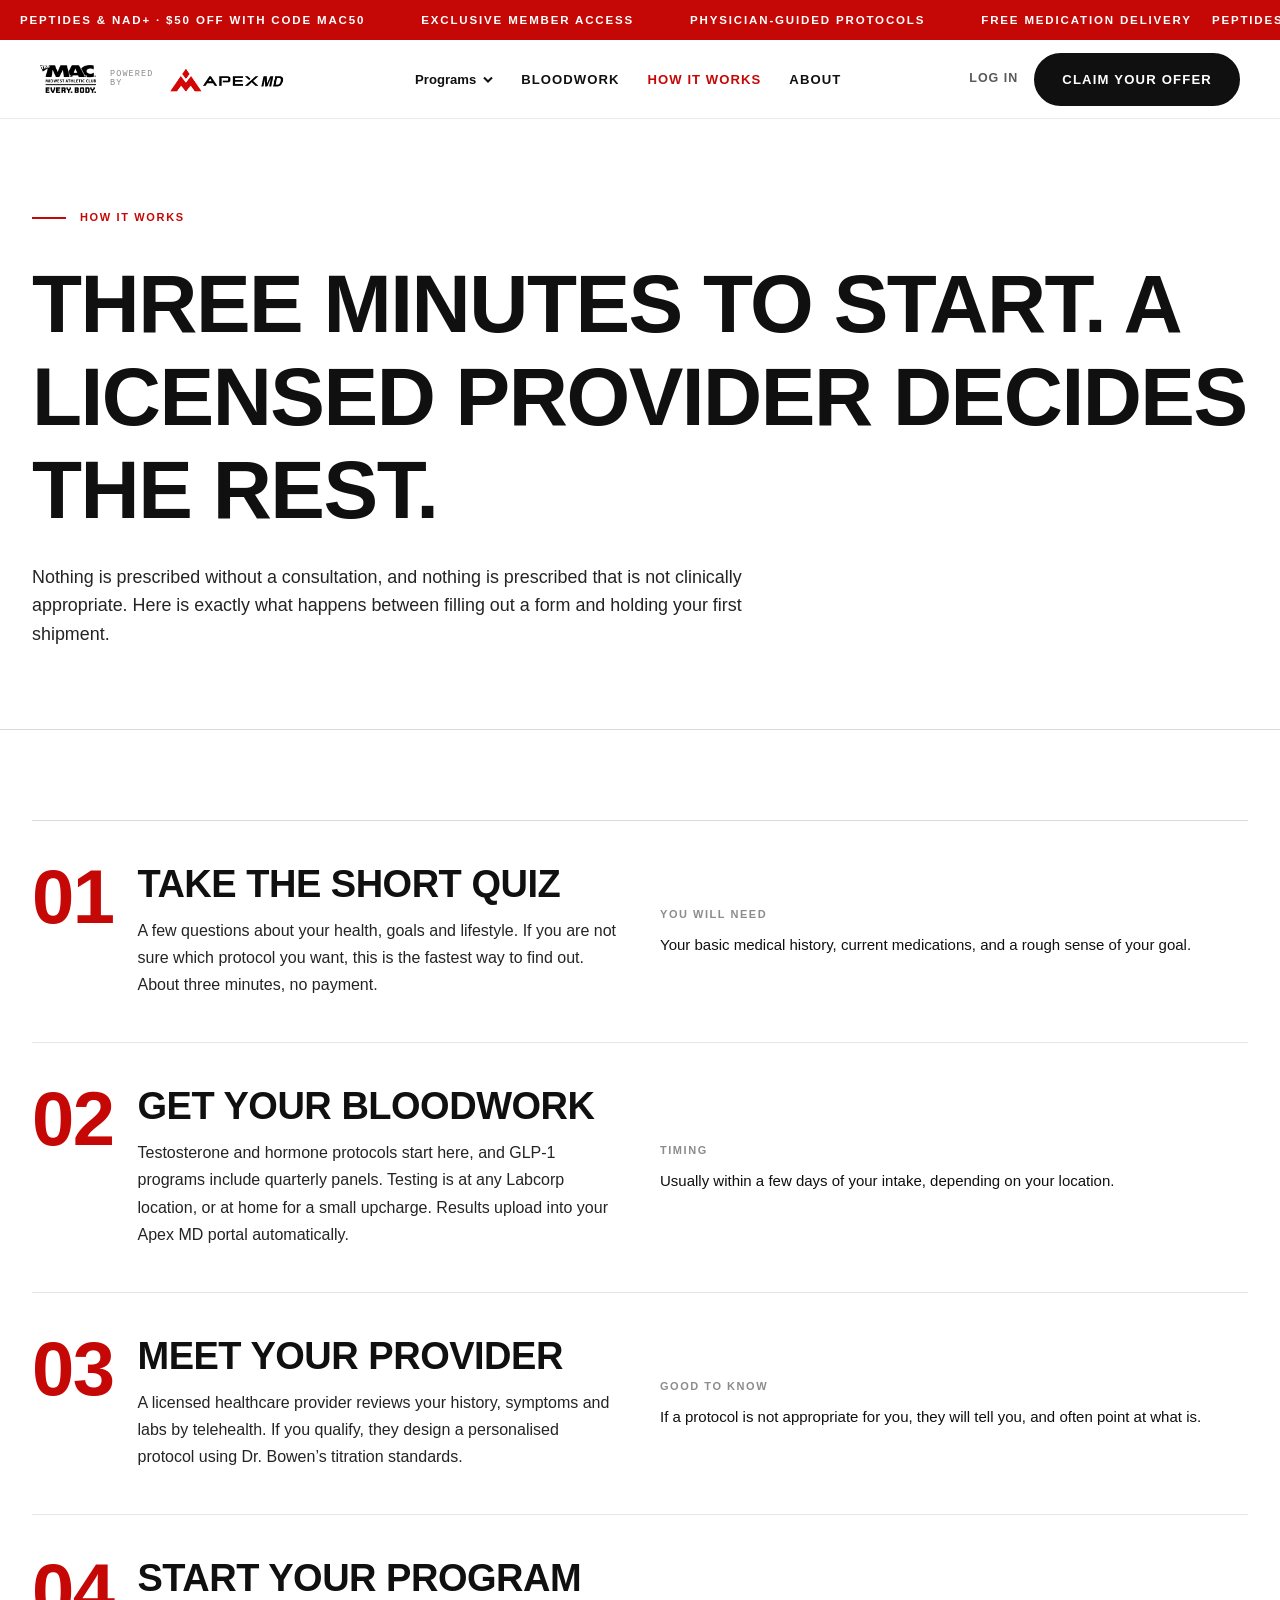
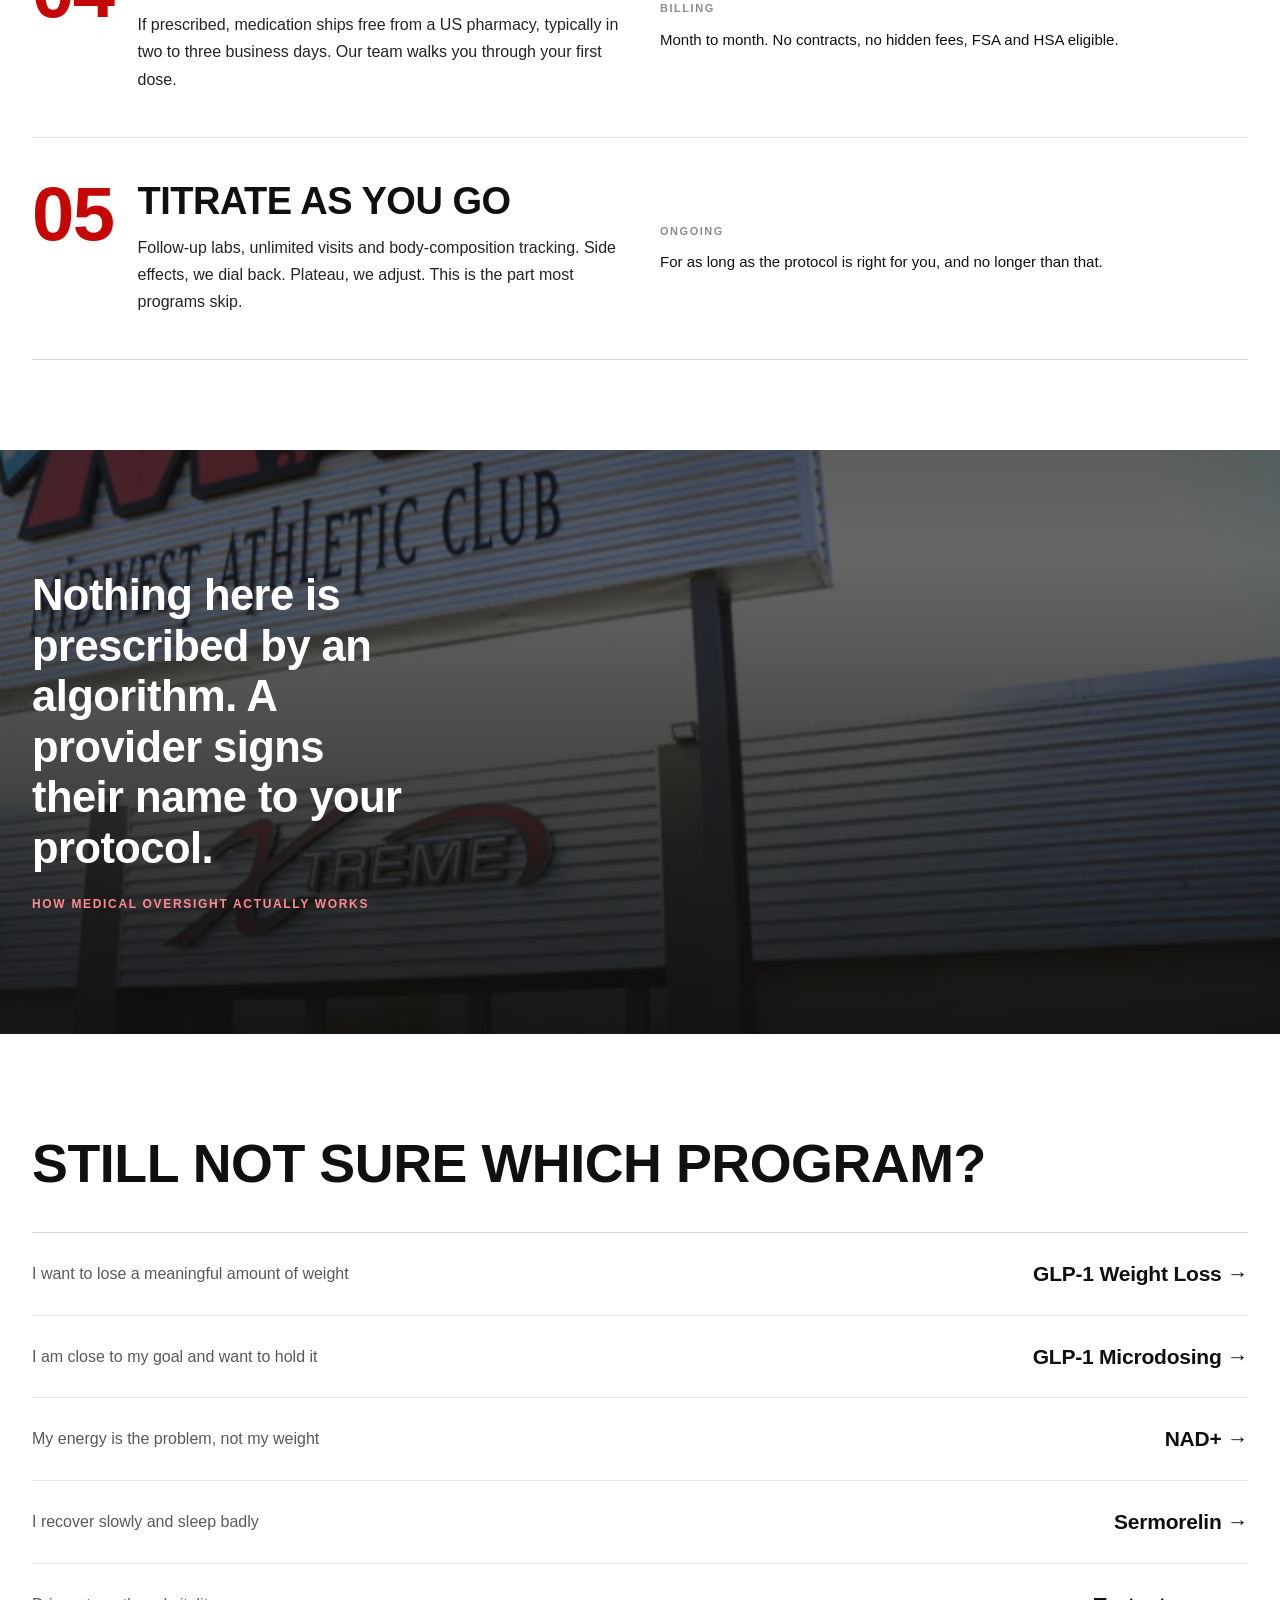
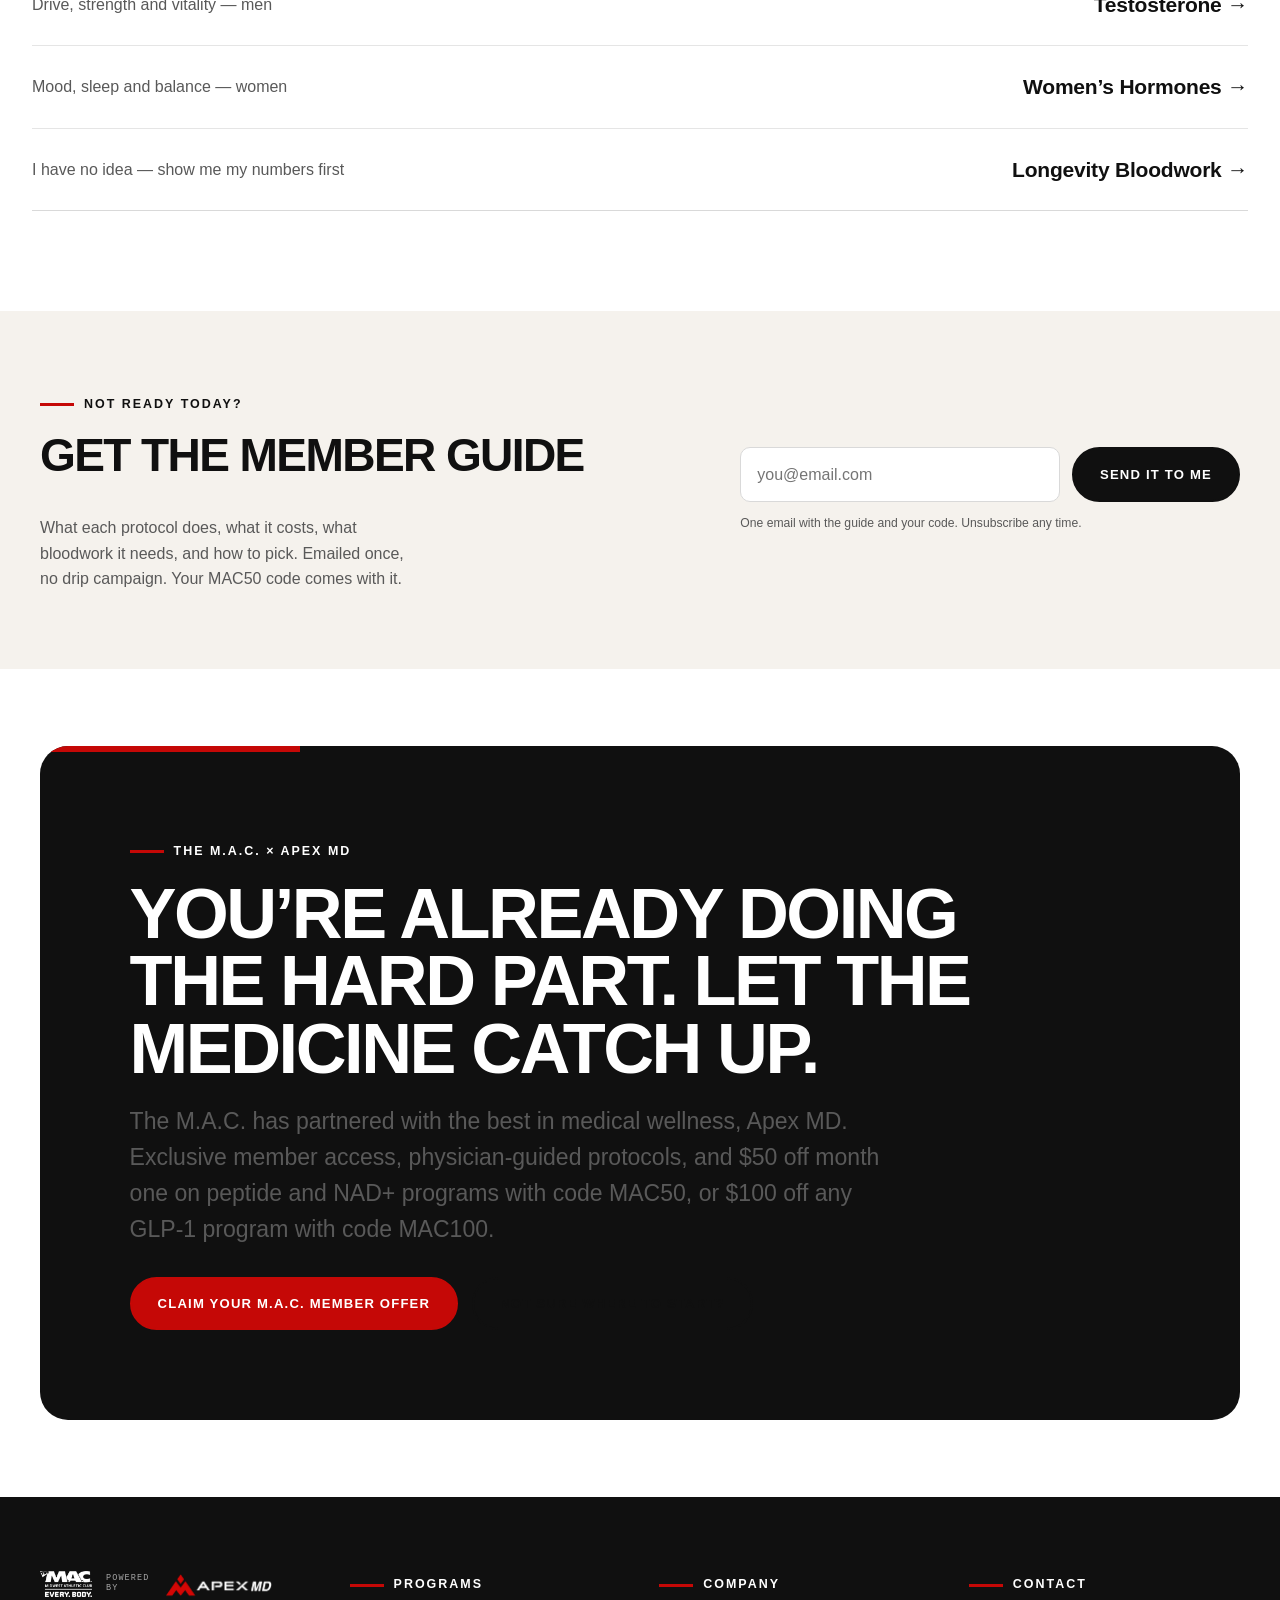
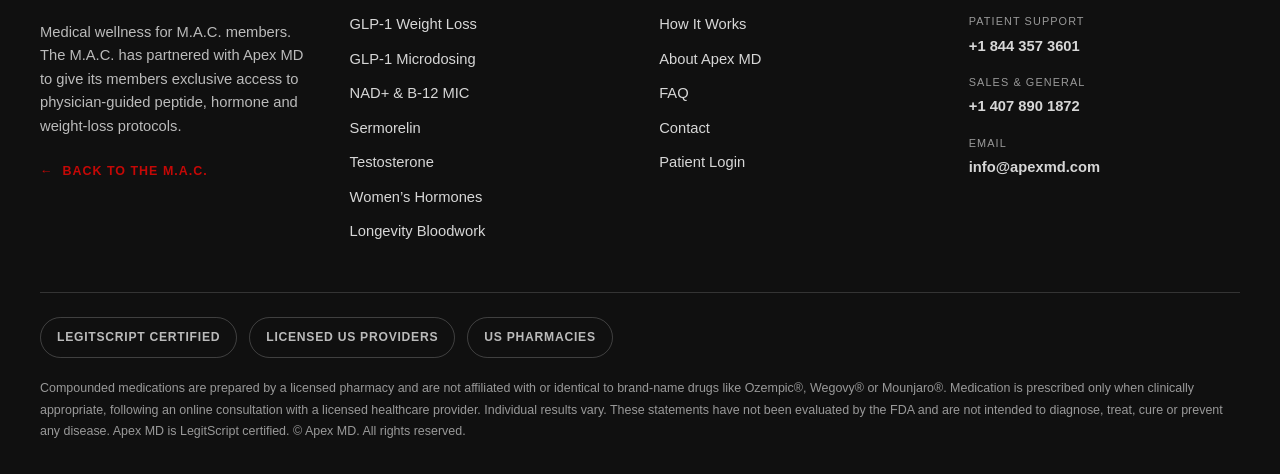
<file: how-it-works.html>
<!DOCTYPE html>
<html lang="en">
<head>
<meta charset="utf-8">
<meta name="viewport" content="width=device-width, initial-scale=1">
<title>How It Works — The M.A.C. × Apex MD</title>
<meta name="description" content="How Apex MD works for The M.A.C. members: pick a protocol, complete intake, get labs, and have medication delivered in two to three days.">
<link rel="canonical" href="https://mac.apexmd.com/how-it-works.html">
<meta property="og:type" content="website">
<meta property="og:title" content="How It Works — The M.A.C. × Apex MD">
<meta property="og:description" content="How Apex MD works for The M.A.C. members: pick a protocol, complete intake, get labs, and have medication delivered in two to three days.">
<meta property="og:url" content="https://mac.apexmd.com/how-it-works.html">
<link rel="stylesheet" href="mac-theme.css">

<style id="sp-responsive">
[data-spfloat]{display:none}[data-spnav]{display:flex}[data-spburger]{display:none}
[data-spcall]{display:none}[data-splogin]{display:inline}
@media (max-width:1040px){
[data-spfloat]{display:flex}[data-spnav]{display:none}[data-spburger]{display:flex}
[data-spcall]{display:inline-flex}[data-splogin]{display:none}}
@media (max-width:560px){.mac-header .mac-btn--sm{display:none}.mac-header .mac-nav{gap:14px}[data-spburger] span,[data-spcall] span{display:none}}
@media (max-width:360px){.mac-header .mac-lockup__by{display:none}}
#spQuiz[hidden],#spResult[hidden],#spStep1[hidden],#spMobile[hidden]{display:none!important}
#spMobile{position:fixed;inset:0;z-index:2000;background:var(--mac-black,#111);color:#fff;padding:26px 22px;overflow:auto}
#spMobile a{display:block;padding:14px 0;border-bottom:1px solid rgba(255,255,255,.14);color:#fff;text-decoration:none;font-weight:800;letter-spacing:.04em;text-transform:uppercase}
#spMobile .spclose{background:none;border:0;color:#fff;font-size:2rem;cursor:pointer;float:right;line-height:1}
</style>
<script src="analytics.js"></script>
<link rel="icon" href="favicon.ico" sizes="any">
<link rel="icon" type="image/png" sizes="32x32" href="favicon-32.png">
<link rel="icon" type="image/png" sizes="16x16" href="favicon-16.png">
<link rel="apple-touch-icon" href="apple-touch-icon.png">
</head>
<body>
<!-- Google Tag Manager (noscript) -->
<noscript><iframe src="https://www.googletagmanager.com/ns.html?id=GTM-MVWKWK6D"
height="0" width="0" style="display:none;visibility:hidden"></iframe></noscript>
<!-- End Google Tag Manager (noscript) -->
<div class="sc-host" data-sc-name="How-It-Works"><div style="background: rgb(255, 255, 255); color: rgb(16, 16, 16); font-family: var(--mac-font-body);">
  <div class="sc-host" data-sc-name="_SiteHeader"><div style="position: sticky; top: 0px; z-index: 1000;">
  <div class="mac-offerbar">
    <div class="mac-offerbar__track">
      <div class="mac-offerbar__set"><span>Peptides &amp; NAD+ &middot; $50 off with code MAC50</span><span>Exclusive member access</span><span>Physician-guided protocols</span><span>Free medication delivery</span></div>
      <div class="mac-offerbar__set" aria-hidden="true"><span>Peptides &amp; NAD+ &middot; $50 off with code MAC50</span><span>Exclusive member access</span><span>Physician-guided protocols</span><span>Free medication delivery</span></div>
    </div>
  </div>
  <header class="mac-header" style="position: static;">
    <div class="mac-container mac-nav">
      <a class="mac-lockup" href="index.html" style="display: flex; align-items: center; gap: 14px;">
        <img class="mac-lockup__mac" src="img/mac/logo-mac-dark.webp?v=67c2aa31" alt="The M.A.C." fetchpriority="high" decoding="async">
        <span class="mac-lockup__by" style="font-family: var(--mac-font-mono); font-size: 8.5px; line-height: 1.1; letter-spacing: 0.13em; text-transform: uppercase; color: var(--mac-gray-500); white-space: nowrap;">Powered<br>by</span>
        <img class="mac-lockup__apex" src="img/mac/logo-apex-dark.webp?v=c590a35a" alt="Apex MD" width="900" height="241" fetchpriority="high" decoding="async">
      </a>
      <nav class="mac-nav__links" data-spnav="1" style="">
        <div style="position: relative;">
          <button type="button" aria-haspopup="true" aria-expanded="false" style="display: flex; align-items: center; gap: 7px; background: none; border: 0px; padding: 8px 0px; cursor: pointer; font: inherit; color: inherit;">
            <span>Programs</span>
            <svg width="10" height="7" viewBox="0 0 10 7" fill="none" aria-hidden="true"><path d="M1 1.5 5 5.5 9 1.5" stroke="currentColor" stroke-width="2"></path></svg>
          </button>
          <div class="mac-navmenu" style="display: none;">
            <a href="weight-loss.html">GLP-1 Weight Loss</a>
            <a href="glp-1-microdosing.html">GLP-1 Microdosing</a>
            <a href="nad.html">NAD+ &amp; B-12 MIC</a>
            <a href="sermorelin.html">Sermorelin</a>
            <a href="testosterone.html">Testosterone</a>
            <a href="hormones.html">Women’s Hormones</a>
            <a href="bloodwork.html">Longevity Bloodwork</a>
          </div>
          
        </div>
        <a href="bloodwork.html">Bloodwork</a>
        <a href="how-it-works.html" aria-current="page" style="color: var(--mac-red);">How It Works</a>
        <a href="about.html">About</a>
      </nav>
      <div style="display: flex; align-items: center; gap: 16px; flex: 0 0 auto;">
        <button data-spburger="1" aria-label="Menu" style="align-items: center; gap: 9px; background: none; border: 0px; cursor: pointer; padding: 8px 2px; font-size: 0.8rem; font-weight: 800; letter-spacing: 0.08em; text-transform: uppercase; color: var(--mac-black);">
          <svg width="20" height="12" viewBox="0 0 20 12" fill="none" aria-hidden="true"><path d="M0 1h20M0 6h20M0 11h20" stroke="currentColor" stroke-width="2"></path></svg>
          <span>Menu</span>
        </button>
        <a href="tel:+18443573601" data-spcall="1" aria-label="Call patient support" style="align-items: center; gap: 8px; font-size: 0.78rem; font-weight: 800; letter-spacing: 0.06em; text-transform: uppercase; color: var(--mac-black); white-space: nowrap;">
          <svg width="15" height="15" viewBox="0 0 24 24" fill="none" aria-hidden="true"><path d="M22 16.9v3a2 2 0 0 1-2.2 2 19.8 19.8 0 0 1-8.6-3.1 19.5 19.5 0 0 1-6-6A19.8 19.8 0 0 1 2.1 4.2 2 2 0 0 1 4.1 2h3a2 2 0 0 1 2 1.7c.1.9.4 1.8.7 2.6a2 2 0 0 1-.5 2.1L8.1 9.7a16 16 0 0 0 6 6l1.3-1.3a2 2 0 0 1 2.1-.4c.8.3 1.7.6 2.6.7a2 2 0 0 1 1.7 2Z" stroke="currentColor" stroke-width="2"></path></svg>
          <span>Call</span>
        </a>
        <a href="https://ehr.apexmd.com/login" data-splogin="1" style="font-size: 0.78rem; font-weight: 800; letter-spacing: 0.08em; text-transform: uppercase; color: var(--mac-gray-700); white-space: nowrap;">Log In</a>
        <button class="mac-btn mac-btn--red mac-btn--sm" style="white-space: nowrap;">Claim Your Offer</button>
      </div>
    </div>
  </header>
  </div><button class="mac-float" data-spfloat="1" style="">
  <span>Not sure where to start? Take the 60-second quiz</span>
  <span style="color: var(--mac-red);">→</span></button></div>

  <section data-screen-label="Hero" style="border-bottom: 1px solid rgb(217, 217, 217);">
    <div style="max-width: 1320px; margin: 0px auto; padding: 90px 32px 80px;">
      <div style="display: flex; align-items: center; gap: 14px; margin-bottom: 30px;">
        <span style="width: 34px; height: 2px; background: rgb(197, 8, 6); display: block;"></span>
        <span style="font-size: 11px; font-weight: 700; letter-spacing: 0.15em; text-transform: uppercase; color: rgb(197, 8, 6);">How it works</span>
      </div>
      <h1 style="font-size: clamp(44px, 6.4vw, 96px); line-height: 1.14; letter-spacing: -0.018em; margin: 0px 0px 26px; max-width: 16em;">Three Minutes to Start. A Licensed Provider Decides the Rest.</h1>
      <p style="font-size: clamp(16px, 1.4vw, 20px); line-height: 1.6; color: rgb(36, 36, 36); max-width: 40em; margin: 0px;">Nothing is prescribed without a consultation, and nothing is prescribed that is not clinically appropriate. Here is exactly what happens between filling out a form and holding your first shipment.</p>
    </div>
  </section>

  <section data-screen-label="Steps" style="max-width: 1320px; margin: 0px auto; padding: 90px 32px;">
    <div style="border-top: 1px solid rgb(217, 217, 217);">
      <div style="display: grid; grid-template-columns: repeat(auto-fit, minmax(300px, 1fr)); gap: 40px; padding: 44px 0px; border-bottom: 1px solid rgba(0, 0, 0, 0.1);">
        <div style="display: flex; gap: 24px; align-items: flex-start;">
          <div style="font-size: clamp(48px, 6vw, 76px); font-weight: 700; letter-spacing: -0.02em; color: rgb(197, 8, 6); line-height: 0.85;">01</div>
          <div>
            <h2 style="font-size: clamp(26px, 3vw, 38px); letter-spacing: -0.013em; margin: 0px 0px 12px; line-height: 1.05;">Take the short quiz</h2>
            <p style="font-size: 16px; line-height: 1.7; color: rgb(36, 36, 36); margin: 0px;">A few questions about your health, goals and lifestyle. If you are not sure which protocol you want, this is the fastest way to find out. About three minutes, no payment.</p>
          </div>
        </div>
        <div style="display: flex; flex-direction: column; gap: 10px; justify-content: center;">
          <div style="font-size: 11px; font-weight: 700; letter-spacing: 0.14em; text-transform: uppercase; color: rgb(140, 140, 140);">You will need</div>
          <div style="font-size: 15px;">Your basic medical history, current medications, and a rough sense of your goal.</div>
        </div>
      </div>
      <div style="display: grid; grid-template-columns: repeat(auto-fit, minmax(300px, 1fr)); gap: 40px; padding: 44px 0px; border-bottom: 1px solid rgba(0, 0, 0, 0.1);">
        <div style="display: flex; gap: 24px; align-items: flex-start;">
          <div style="font-size: clamp(48px, 6vw, 76px); font-weight: 700; letter-spacing: -0.02em; color: rgb(197, 8, 6); line-height: 0.85;">02</div>
          <div>
            <h2 style="font-size: clamp(26px, 3vw, 38px); letter-spacing: -0.013em; margin: 0px 0px 12px; line-height: 1.05;">Get your bloodwork</h2>
            <p style="font-size: 16px; line-height: 1.7; color: rgb(36, 36, 36); margin: 0px;">Testosterone and hormone protocols start here, and GLP-1 programs include quarterly panels. Testing is at any Labcorp location, or at home for a small upcharge. Results upload into your Apex MD portal automatically.</p>
          </div>
        </div>
        <div style="display: flex; flex-direction: column; gap: 10px; justify-content: center;">
          <div style="font-size: 11px; font-weight: 700; letter-spacing: 0.14em; text-transform: uppercase; color: rgb(140, 140, 140);">Timing</div>
          <div style="font-size: 15px;">Usually within a few days of your intake, depending on your location.</div>
        </div>
      </div>
      <div style="display: grid; grid-template-columns: repeat(auto-fit, minmax(300px, 1fr)); gap: 40px; padding: 44px 0px; border-bottom: 1px solid rgba(0, 0, 0, 0.1);">
        <div style="display: flex; gap: 24px; align-items: flex-start;">
          <div style="font-size: clamp(48px, 6vw, 76px); font-weight: 700; letter-spacing: -0.02em; color: rgb(197, 8, 6); line-height: 0.85;">03</div>
          <div>
            <h2 style="font-size: clamp(26px, 3vw, 38px); letter-spacing: -0.013em; margin: 0px 0px 12px; line-height: 1.05;">Meet your provider</h2>
            <p style="font-size: 16px; line-height: 1.7; color: rgb(36, 36, 36); margin: 0px;">A licensed healthcare provider reviews your history, symptoms and labs by telehealth. If you qualify, they design a personalised protocol using Dr. Bowen’s titration standards.</p>
          </div>
        </div>
        <div style="display: flex; flex-direction: column; gap: 10px; justify-content: center;">
          <div style="font-size: 11px; font-weight: 700; letter-spacing: 0.14em; text-transform: uppercase; color: rgb(140, 140, 140);">Good to know</div>
          <div style="font-size: 15px;">If a protocol is not appropriate for you, they will tell you, and often point at what is.</div>
        </div>
      </div>
      <div style="display: grid; grid-template-columns: repeat(auto-fit, minmax(300px, 1fr)); gap: 40px; padding: 44px 0px; border-bottom: 1px solid rgba(0, 0, 0, 0.1);">
        <div style="display: flex; gap: 24px; align-items: flex-start;">
          <div style="font-size: clamp(48px, 6vw, 76px); font-weight: 700; letter-spacing: -0.02em; color: rgb(197, 8, 6); line-height: 0.85;">04</div>
          <div>
            <h2 style="font-size: clamp(26px, 3vw, 38px); letter-spacing: -0.013em; margin: 0px 0px 12px; line-height: 1.05;">Start your program</h2>
            <p style="font-size: 16px; line-height: 1.7; color: rgb(36, 36, 36); margin: 0px;">If prescribed, medication ships free from a US pharmacy, typically in two to three business days. Our team walks you through your first dose.</p>
          </div>
        </div>
        <div style="display: flex; flex-direction: column; gap: 10px; justify-content: center;">
          <div style="font-size: 11px; font-weight: 700; letter-spacing: 0.14em; text-transform: uppercase; color: rgb(140, 140, 140);">Billing</div>
          <div style="font-size: 15px;">Month to month. No contracts, no hidden fees, FSA and HSA eligible.</div>
        </div>
      </div>
      <div style="display: grid; grid-template-columns: repeat(auto-fit, minmax(300px, 1fr)); gap: 40px; padding: 44px 0px; border-bottom: 1px solid rgb(217, 217, 217);">
        <div style="display: flex; gap: 24px; align-items: flex-start;">
          <div style="font-size: clamp(48px, 6vw, 76px); font-weight: 700; letter-spacing: -0.02em; color: rgb(197, 8, 6); line-height: 0.85;">05</div>
          <div>
            <h2 style="font-size: clamp(26px, 3vw, 38px); letter-spacing: -0.013em; margin: 0px 0px 12px; line-height: 1.05;">Titrate as you go</h2>
            <p style="font-size: 16px; line-height: 1.7; color: rgb(36, 36, 36); margin: 0px;">Follow-up labs, unlimited visits and body-composition tracking. Side effects, we dial back. Plateau, we adjust. This is the part most programs skip.</p>
          </div>
        </div>
        <div style="display: flex; flex-direction: column; gap: 10px; justify-content: center;">
          <div style="font-size: 11px; font-weight: 700; letter-spacing: 0.14em; text-transform: uppercase; color: rgb(140, 140, 140);">Ongoing</div>
          <div style="font-size: 15px;">For as long as the protocol is right for you, and no longer than that.</div>
        </div>
      </div>
    </div>
  </section>

  <section data-screen-label="Photo" style="position: relative; background: rgb(16, 16, 16); color: rgb(255, 255, 255);">
    <img src="img/mac/club-exterior.webp?v=1a6082f3" alt="The M.A.C. Xtreme in Cedar Rapids" style="object-position: 76% 50%; position: absolute; inset: 0px; width: 100%; height: 100%; object-fit: cover; opacity: 0.36;" width="1160" height="750" loading="lazy" decoding="async">
    <div style="position: relative; max-width: 1320px; margin: 0px auto; padding: 120px 32px;">
      <blockquote style="margin: 0px; max-width: 24em;">
        <p style="font-size: clamp(26px, 3.4vw, 46px); line-height: 1.16; letter-spacing: -0.013em; font-weight: 700; margin: 0px 0px 22px;">Nothing here is prescribed by an algorithm. A provider signs their name to your protocol.</p>
        <footer style="font-size: 12px; font-weight: 700; letter-spacing: 0.14em; text-transform: uppercase; color: rgb(255, 138, 143);">How medical oversight actually works</footer>
      </blockquote>
    </div>
  </section>

  <section data-screen-label="Which" style="max-width: 1320px; margin: 0px auto; padding: 100px 32px;">
    <h2 style="font-size: clamp(32px, 4.2vw, 54px); line-height: 1.08; letter-spacing: -0.008em; margin: 0px 0px 40px; max-width: 20em;">Still not sure which program?</h2>
    <div style="border-top: 1px solid rgb(217, 217, 217);">
      <a href="weight-loss.html" class="scp0" style="display: flex; flex-wrap: wrap; justify-content: space-between; align-items: center; gap: 20px; padding: 24px 0px; border-bottom: 1px solid rgba(0, 0, 0, 0.1); text-decoration: none; color: rgb(16, 16, 16);">
        <span style="font-size: 16px; color: rgb(89, 89, 89); flex: 1 1 300px;">I want to lose a meaningful amount of weight</span>
        <span style="font-size: 21px; font-weight: 700; letter-spacing: -0.01em;">GLP-1 Weight Loss →</span>
      </a>
      <a href="glp-1-microdosing.html" class="scp0" style="display: flex; flex-wrap: wrap; justify-content: space-between; align-items: center; gap: 20px; padding: 24px 0px; border-bottom: 1px solid rgba(0, 0, 0, 0.1); text-decoration: none; color: rgb(16, 16, 16);">
        <span style="font-size: 16px; color: rgb(89, 89, 89); flex: 1 1 300px;">I am close to my goal and want to hold it</span>
        <span style="font-size: 21px; font-weight: 700; letter-spacing: -0.01em;">GLP-1 Microdosing →</span>
      </a>
      <a href="nad.html" class="scp0" style="display: flex; flex-wrap: wrap; justify-content: space-between; align-items: center; gap: 20px; padding: 24px 0px; border-bottom: 1px solid rgba(0, 0, 0, 0.1); text-decoration: none; color: rgb(16, 16, 16);">
        <span style="font-size: 16px; color: rgb(89, 89, 89); flex: 1 1 300px;">My energy is the problem, not my weight</span>
        <span style="font-size: 21px; font-weight: 700; letter-spacing: -0.01em;">NAD+ →</span>
      </a>
      <a href="sermorelin.html" class="scp0" style="display: flex; flex-wrap: wrap; justify-content: space-between; align-items: center; gap: 20px; padding: 24px 0px; border-bottom: 1px solid rgba(0, 0, 0, 0.1); text-decoration: none; color: rgb(16, 16, 16);">
        <span style="font-size: 16px; color: rgb(89, 89, 89); flex: 1 1 300px;">I recover slowly and sleep badly</span>
        <span style="font-size: 21px; font-weight: 700; letter-spacing: -0.01em;">Sermorelin →</span>
      </a>
      <a href="testosterone.html" class="scp0" style="display: flex; flex-wrap: wrap; justify-content: space-between; align-items: center; gap: 20px; padding: 24px 0px; border-bottom: 1px solid rgba(0, 0, 0, 0.1); text-decoration: none; color: rgb(16, 16, 16);">
        <span style="font-size: 16px; color: rgb(89, 89, 89); flex: 1 1 300px;">Drive, strength and vitality — men</span>
        <span style="font-size: 21px; font-weight: 700; letter-spacing: -0.01em;">Testosterone →</span>
      </a>
      <a href="hormones.html" class="scp0" style="display: flex; flex-wrap: wrap; justify-content: space-between; align-items: center; gap: 20px; padding: 24px 0px; border-bottom: 1px solid rgba(0, 0, 0, 0.1); text-decoration: none; color: rgb(16, 16, 16);">
        <span style="font-size: 16px; color: rgb(89, 89, 89); flex: 1 1 300px;">Mood, sleep and balance — women</span>
        <span style="font-size: 21px; font-weight: 700; letter-spacing: -0.01em;">Women’s Hormones →</span>
      </a>
      <a href="bloodwork.html" class="scp0" style="display: flex; flex-wrap: wrap; justify-content: space-between; align-items: center; gap: 20px; padding: 24px 0px; border-bottom: 1px solid rgb(217, 217, 217); text-decoration: none; color: rgb(16, 16, 16);">
        <span style="font-size: 16px; color: rgb(89, 89, 89); flex: 1 1 300px;">I have no idea — show me my numbers first</span>
        <span style="font-size: 21px; font-weight: 700; letter-spacing: -0.01em;">Longevity Bloodwork →</span>
      </a>
    </div>
  </section>

  <div class="sc-host" data-sc-name="_SiteFooter"><section class="mac-section mac-section--tight mac-section--soft" data-screen-label="Lead capture">
  <div class="mac-container">
    <div class="mac-split mac-split--lead" style="align-items: center;">
      <div>
        <div class="mac-kicker">Not Ready Today?</div>
        <h2 style="font-size: clamp(2rem, 3.6vw, 3.4rem);">Get the Member Guide</h2>
        <p class="mac-muted" style="max-width: 42ch; margin: 0px;">What each protocol does, what it costs, what bloodwork it needs, and how to pick. Emailed once, no drip campaign. Your MAC50 code comes with it.</p>
      </div>
      <div>
        
          <form style="display: flex; flex-wrap: wrap; gap: 12px;" data-lead="guide">
            <input type="text" name="company" tabindex="-1" autocomplete="off" aria-hidden="true" style="position:absolute;left:-9999px;width:1px;height:1px;opacity:0">
            <label for="lead-email" style="position: absolute; width: 1px; height: 1px; overflow: hidden; clip: rect(0px, 0px, 0px, 0px);">Email address</label>
            <input class="mac-field" id="lead-email" name="email" type="email" required="" placeholder="you@email.com" style="flex: 1 1 220px;">
            <button class="mac-btn mac-btn--red" type="submit">Send It To Me</button>
            <p class="mac-muted" style="flex: 1 1 100%; font-size: 0.76rem; margin: 0px;">One email with the guide and your code. Unsubscribe any time.</p>
          </form>
        
        
      </div>
    </div>
  </div></section><section class="mac-section mac-section--tight" style="background: var(--mac-white);">
  <div class="mac-container">
    <div class="mac-cta">
      <div class="mac-kicker" style="color: var(--mac-white);">The M.A.C. × Apex MD</div>
      <h2>You’re Already Doing the Hard Part. Let the Medicine Catch Up.</h2>
      <p class="mac-lead mac-muted" style="margin-bottom: 30px;">The M.A.C. has partnered with the best in medical wellness, Apex MD. Exclusive member access, physician-guided protocols, and $50 off month one on peptide and NAD+ programs with code MAC50, or $100 off any GLP-1 program with code MAC100.</p>
      <div style="display: flex; flex-wrap: wrap; gap: 14px;">
        <a class="mac-btn mac-btn--red" href="https://formmac.apexmd.com/?categoryId=weight-loss" target="_blank" rel="noopener">Claim Your M.A.C. Member Offer</a>
        <a class="mac-btn mac-btn--outline" href="how-it-works.html">Not Sure Where to Start?</a>
      </div>
    </div>
  </div></section><footer class="mac-footer">
  <div class="mac-container">
    <div class="mac-grid" style="grid-template-columns: repeat(auto-fit, minmax(230px, 1fr));">
      <div>
        <div style="display: flex; align-items: center; gap: 14px; margin-bottom: 22px;">
          <img src="img/mac/logo-mac-white.webp?v=9cd1b303" alt="The M.A.C." style="height: 26px; width: auto;" loading="lazy" decoding="async">
          <span style="font-family: var(--mac-font-mono); font-size: 8.5px; line-height: 1.1; letter-spacing: 0.13em; text-transform: uppercase; color: rgba(255,255,255,0.62); white-space: nowrap;">Powered<br>by</span>
          <img src="img/mac/logo-apex-white.webp?v=296ee9a3" alt="Apex MD" style="height: 30px; width: auto;" width="900" height="241" loading="lazy" decoding="async">
        </div>
        <p style="max-width: 34em; color: rgb(187, 187, 187); font-size: 0.92rem;">Medical wellness for M.A.C. members. The M.A.C. has partnered with Apex MD to give its members exclusive access to physician-guided peptide, hormone and weight-loss protocols.</p>
        <a href="https://the-mac.com" target="_blank" rel="noopener" style="display: inline-flex; align-items: center; gap: 9px; color: var(--mac-red); font-size: 0.78rem; font-weight: 800; letter-spacing: 0.08em; text-transform: uppercase;"><span>←</span><span>Back to The M.A.C.</span></a>
      </div>
      <div>
        <div class="mac-kicker" style="color: var(--mac-white);">Programs</div>
        <div style="display: flex; flex-direction: column; gap: 11px; font-size: 0.92rem;">
          <a href="weight-loss.html">GLP-1 Weight Loss</a>
          <a href="glp-1-microdosing.html">GLP-1 Microdosing</a>
          <a href="nad.html">NAD+ &amp; B-12 MIC</a>
          <a href="sermorelin.html">Sermorelin</a>
          <a href="testosterone.html">Testosterone</a>
          <a href="hormones.html">Women’s Hormones</a>
          <a href="bloodwork.html">Longevity Bloodwork</a>
        </div>
      </div>
      <div>
        <div class="mac-kicker" style="color: var(--mac-white);">Company</div>
        <div style="display: flex; flex-direction: column; gap: 11px; font-size: 0.92rem;">
          <a href="how-it-works.html">How It Works</a>
          <a href="about.html">About Apex MD</a>
          <a href="faq.html">FAQ</a>
          <a href="contact.html">Contact</a>
          <a href="https://ehr.apexmd.com/login">Patient Login</a>
        </div>
      </div>
      <div>
        <div class="mac-kicker" style="color: var(--mac-white);">Contact</div>
        <div style="display: flex; flex-direction: column; gap: 16px; font-size: 0.92rem;">
          <div>
            <div style="font-size: 0.68rem; color: rgb(153, 153, 153); letter-spacing: 0.1em; text-transform: uppercase; margin-bottom: 4px;">Patient support</div>
            <a href="tel:+18443573601" style="font-weight: 800;">+1 844 357 3601</a>
          </div>
          <div>
            <div style="font-size: 0.68rem; color: rgb(153, 153, 153); letter-spacing: 0.1em; text-transform: uppercase; margin-bottom: 4px;">Sales &amp; general</div>
            <a href="tel:+14078901872" style="font-weight: 800;">+1 407 890 1872</a>
          </div>
          <div>
            <div style="font-size: 0.68rem; color: rgb(153, 153, 153); letter-spacing: 0.1em; text-transform: uppercase; margin-bottom: 4px;">Email</div>
            <a href="mailto:info@apexmd.com" style="font-weight: 800;">info@apexmd.com</a>
          </div>
        </div>
      </div>
    </div>
    <div class="mac-footer__bottom">
      <div class="mac-feature-strip" style="margin-bottom: 20px;">
        <span class="mac-chip" style="background: transparent; border-color: rgba(255, 255, 255, 0.2); color: rgb(187, 187, 187);">LegitScript certified</span>
        <span class="mac-chip" style="background: transparent; border-color: rgba(255, 255, 255, 0.2); color: rgb(187, 187, 187);">Licensed US providers</span>
        <span class="mac-chip" style="background: transparent; border-color: rgba(255, 255, 255, 0.2); color: rgb(187, 187, 187);">US pharmacies</span>
      </div>
      <p style="margin: 0px; font-size: 0.78rem; line-height: 1.7;">Compounded medications are prepared by a licensed pharmacy and are not affiliated with or identical to brand-name drugs like Ozempic®, Wegovy® or Mounjaro®. Medication is prescribed only when clinically appropriate, following an online consultation with a licensed healthcare provider. Individual results vary. These statements have not been evaluated by the FDA and are not intended to diagnose, treat, cure or prevent any disease. Apex MD is LegitScript certified. © Apex MD. All rights reserved.</p>
    </div>
  </div></footer></div></div></div>

  <div class="mac-quiz__backdrop" id="spQuiz" hidden>
    <div class="mac-quiz">
      <div class="mac-quiz__head">
        <div style="display: flex; align-items: baseline; gap: 14px;">
          <span style="font-size: 0.68rem; font-weight: 800; letter-spacing: 0.16em; text-transform: uppercase; color: var(--mac-red);"><span id="spStepLabel">01 / 02</span></span>
          <span style="font-size: 0.95rem; font-weight: 800; letter-spacing: 0.04em; text-transform: uppercase;">Find Your Program</span>
        </div>
        <button aria-label="Close" data-spquiz-close="1" style="background: none; border: 0px; color: inherit; cursor: pointer; font-size: 1.5rem; line-height: 1; padding: 2px 6px;">×</button>
      </div>

      
        <div class="mac-quiz__body" id="spStep1">
          <h2 style="font-size: clamp(2rem, 4vw, 3rem); margin-bottom: 12px;">What Are You Here to Change?</h2>
          <p class="mac-muted" style="margin-bottom: 22px;">Pick the one that sounds most like you. We will point you at the right protocol and pre-fill your intake.</p>
          <div style="display: grid; gap: 0px;">
            <button class="mac-quiz__opt" data-key="glp1"><span class="mac-quiz__num">01</span><b>Lose weight and keep it off</b><span style="color: var(--mac-red); font-weight: 800;">→</span></button>
            <button class="mac-quiz__opt" data-key="micro"><span class="mac-quiz__num">02</span><b>Quiet the food noise and improve metabolic health</b><span style="color: var(--mac-red); font-weight: 800;">→</span></button>
            <button class="mac-quiz__opt" data-key="nad"><span class="mac-quiz__num">03</span><b>Get my energy back at the cellular level</b><span style="color: var(--mac-red); font-weight: 800;">→</span></button>
            <button class="mac-quiz__opt" data-key="sermorelin"><span class="mac-quiz__num">04</span><b>Build muscle, recover faster, sleep deeper</b><span style="color: var(--mac-red); font-weight: 800;">→</span></button>
            <button class="mac-quiz__opt" data-key="trt"><span class="mac-quiz__num">05</span><b>Drive, strength and vitality — men</b><span style="color: var(--mac-red); font-weight: 800;">→</span></button>
            <button class="mac-quiz__opt" data-key="hrt"><span class="mac-quiz__num">06</span><b>Mood, sleep and balance — women</b><span style="color: var(--mac-red); font-weight: 800;">→</span></button>
            <button class="mac-quiz__opt" data-key="b12"><span class="mac-quiz__num">07</span><b>A straightforward energy lift</b><span style="color: var(--mac-red); font-weight: 800;">→</span></button>
            <button class="mac-quiz__opt" data-key="bloodwork" style="border-bottom: 0px;"><span class="mac-quiz__num">08</span><b>Not sure yet — show me my numbers first</b><span style="color: var(--mac-red); font-weight: 800;">→</span></button>
          </div>
        </div>
        <div class="mac-quiz__body" id="spResult" hidden>
          <div class="mac-kicker" style="margin-bottom:14px">Your recommended protocol</div>
          <h2 style="font-size:clamp(2.2rem,4.4vw,3.4rem);margin-bottom:16px" id="spName"></h2>
          <p style="font-size:1.05rem;margin-bottom:24px" id="spWhy"></p>
          <div class="mac-stats mac-stats--light" style="border-top:1px solid var(--mac-gray-300);border-bottom:1px solid var(--mac-gray-300);margin-bottom:26px">
            <div class="mac-stat"><div class="mac-stat__label" style="margin:0 0 6px">Member price</div><div class="mac-stat__num" style="font-size:1.6rem" id="spPrice"></div></div>
            <div class="mac-stat"><div class="mac-stat__label" style="margin:0 0 6px">Bloodwork</div><div class="mac-stat__num" style="font-size:1.6rem" id="spLabs"></div></div>
            <div class="mac-stat"><div class="mac-stat__label" style="margin:0 0 6px">Commitment</div><div class="mac-stat__num" style="font-size:1.6rem">Month to month</div></div>
          </div>
          <div style="display:flex;flex-wrap:wrap;gap:12px;align-items:center">
            <a class="mac-btn mac-btn--red" id="spForm" href="#">Claim Your M.A.C. Member Offer</a>
            <a class="mac-btn mac-btn--outline" id="spPage" href="#">Read the program first</a>
            <button class="mac-btn mac-btn--ghost" type="button" data-spquiz-back="1"><span aria-hidden="true">←</span> Back to questions</button>
          </div>
        </div>
      

      
    </div>
  </div>
<div id="spMobile" hidden>
  <button class="spclose" data-spmobile-close="1" aria-label="Close menu">&times;</button>
  <div style="clear:both;height:8px"></div>
  <a href="weight-loss.html">GLP-1 Weight Loss</a>
  <a href="glp-1-microdosing.html">GLP-1 Microdosing</a>
  <a href="testosterone.html">Testosterone</a>
  <a href="hormones.html">Hormone Replacement</a>
  <a href="nad.html">NAD+</a>
  <a href="sermorelin.html">Sermorelin</a>
  <a href="bloodwork.html">Bloodwork</a>
  <a href="how-it-works.html">How It Works</a>
  <a href="about.html">About</a>
  <a href="faq.html">FAQ</a>
  <a href="contact.html">Contact</a>
  <a href="#" data-spquiz-open="1" style="color:var(--mac-red,#C50806)">Find My Program &rarr;</a>
</div>
<script src="mac-app.js"></script>
<script src="chatbot.js"></script>
<script src="affiliate.js"></script>
</body>
</html>
</file>
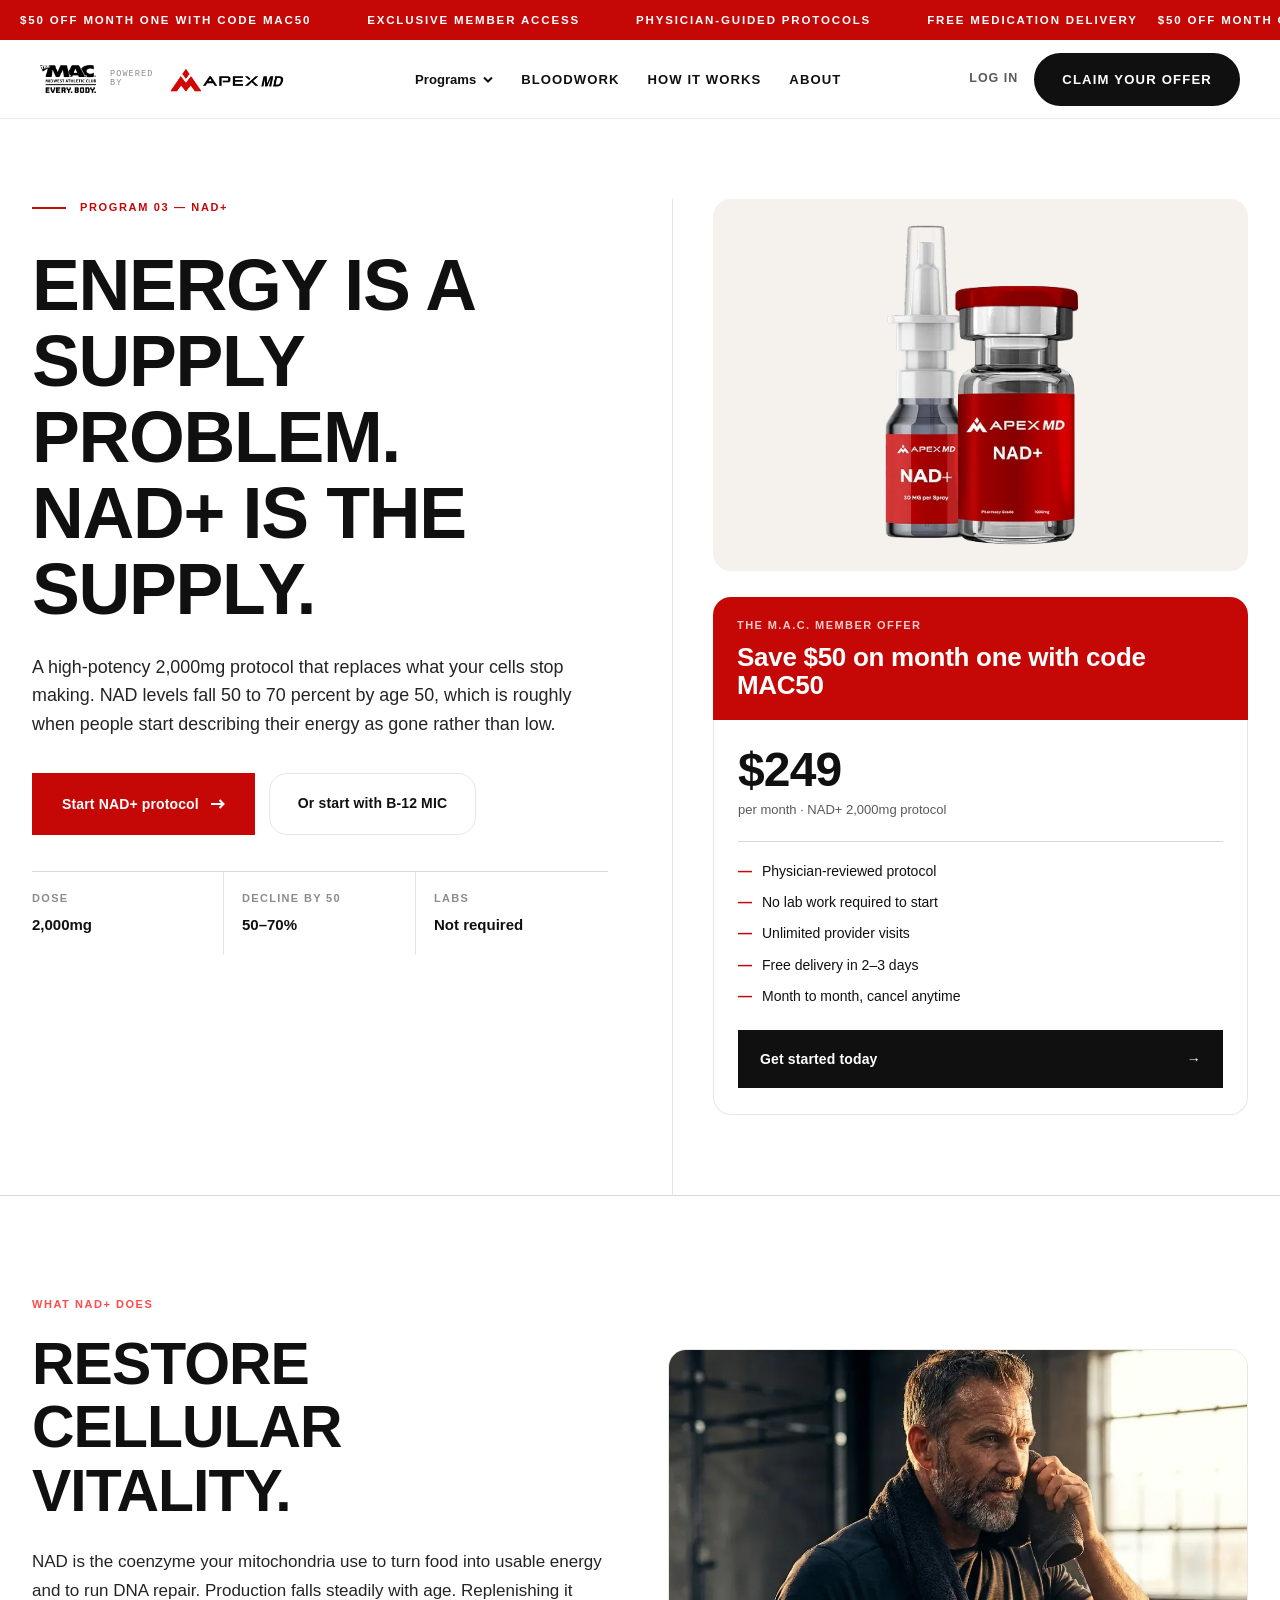
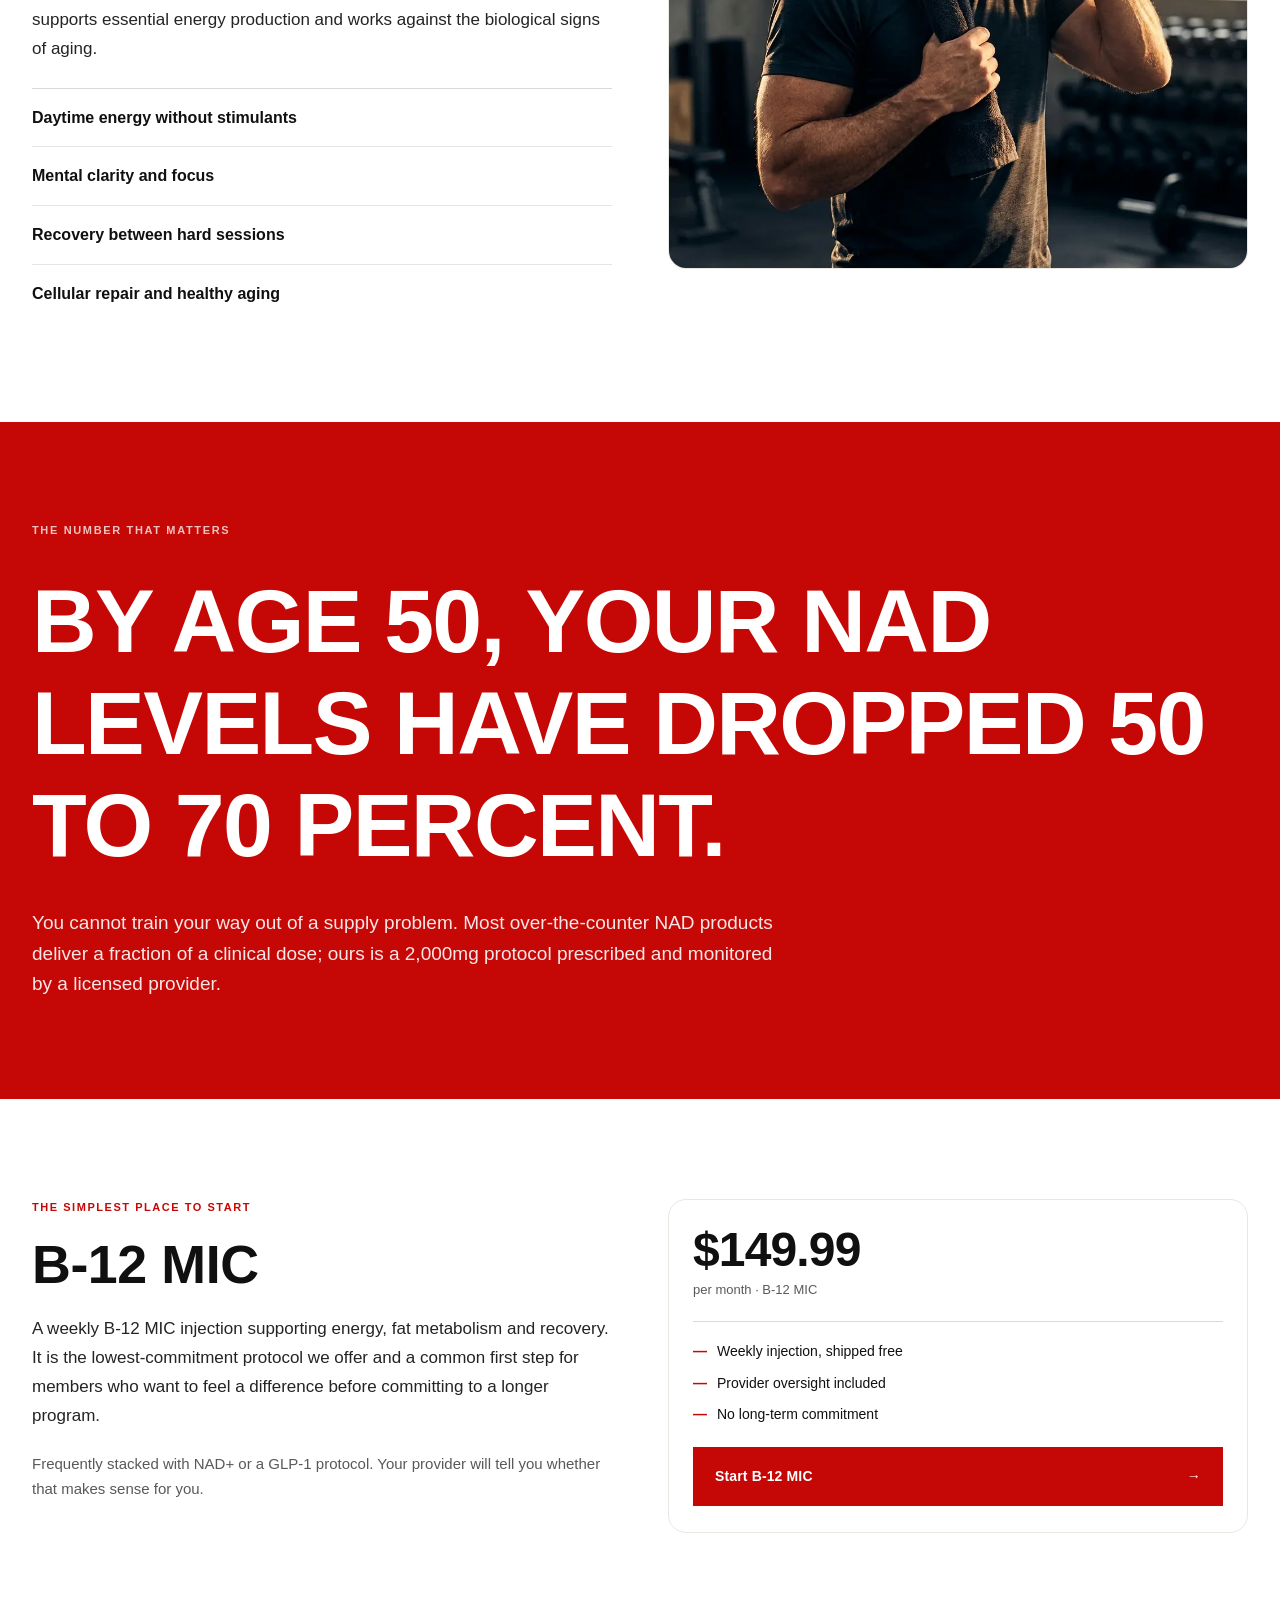
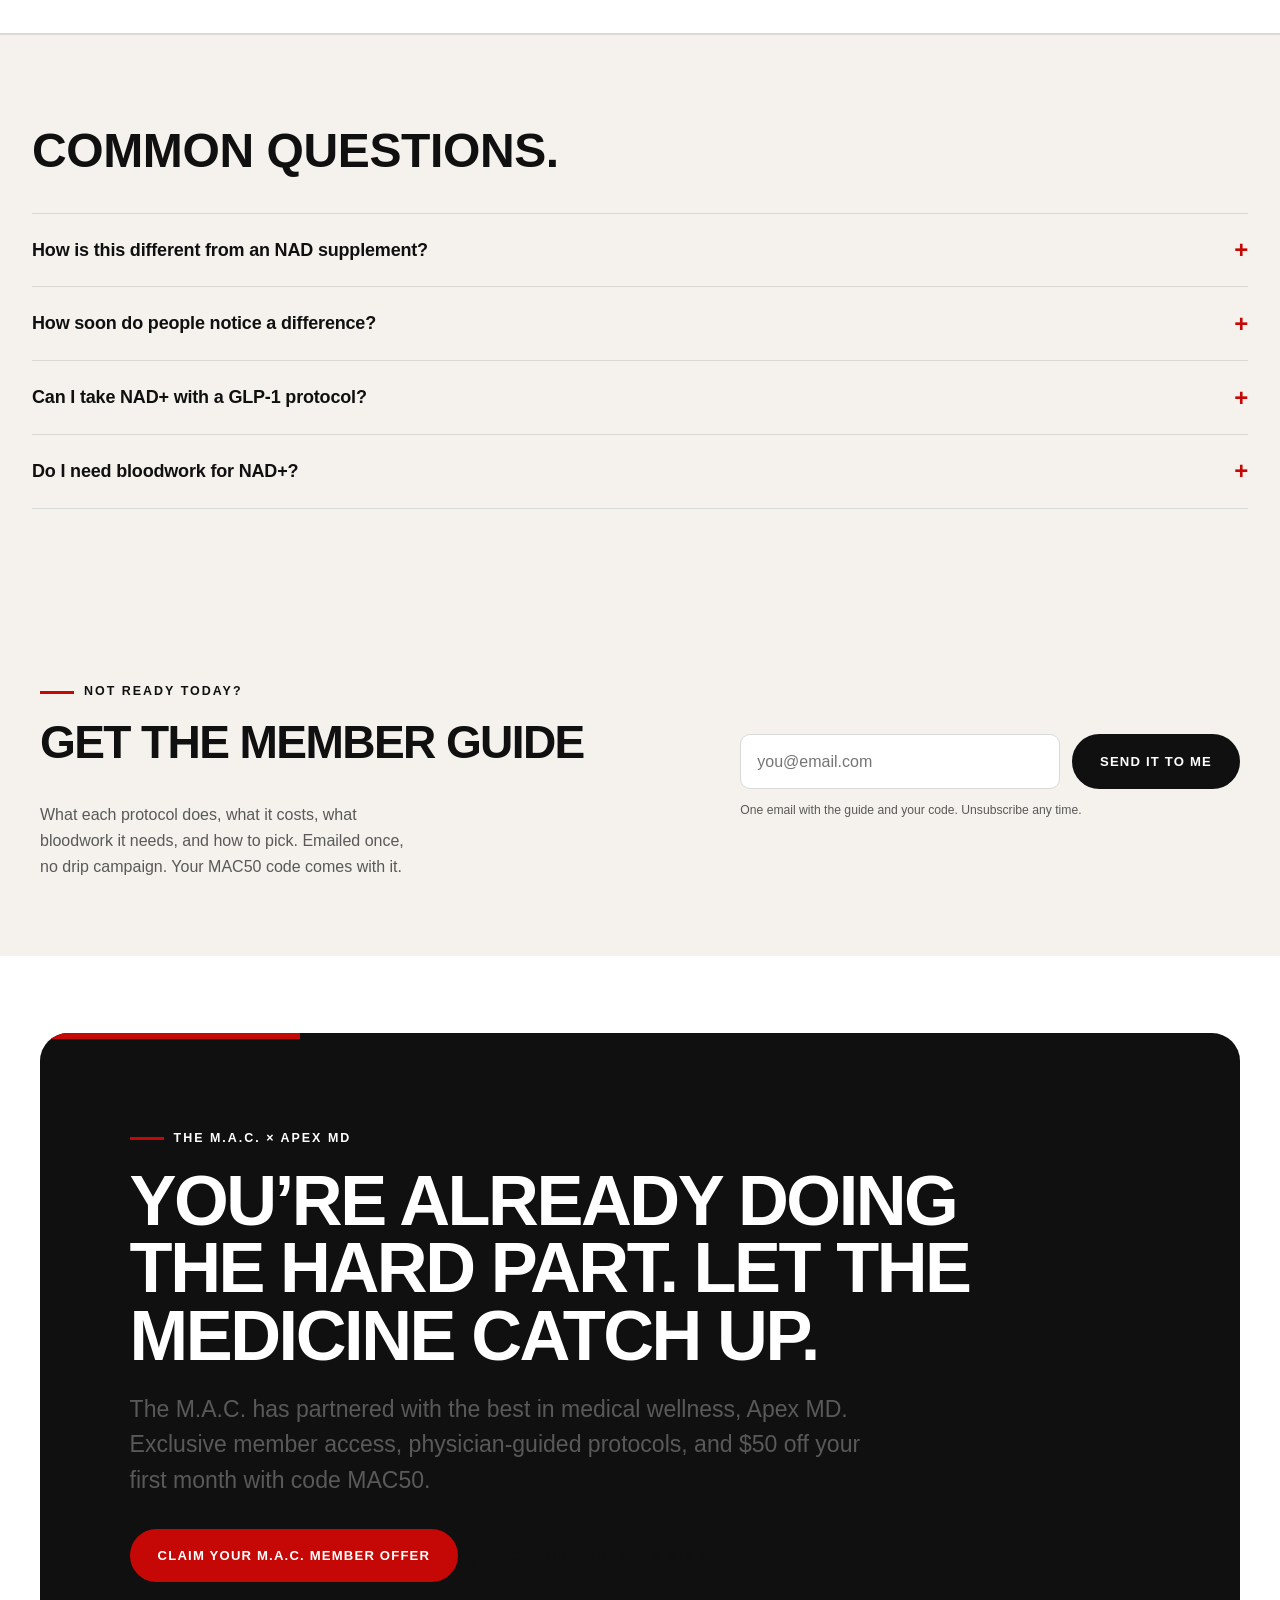
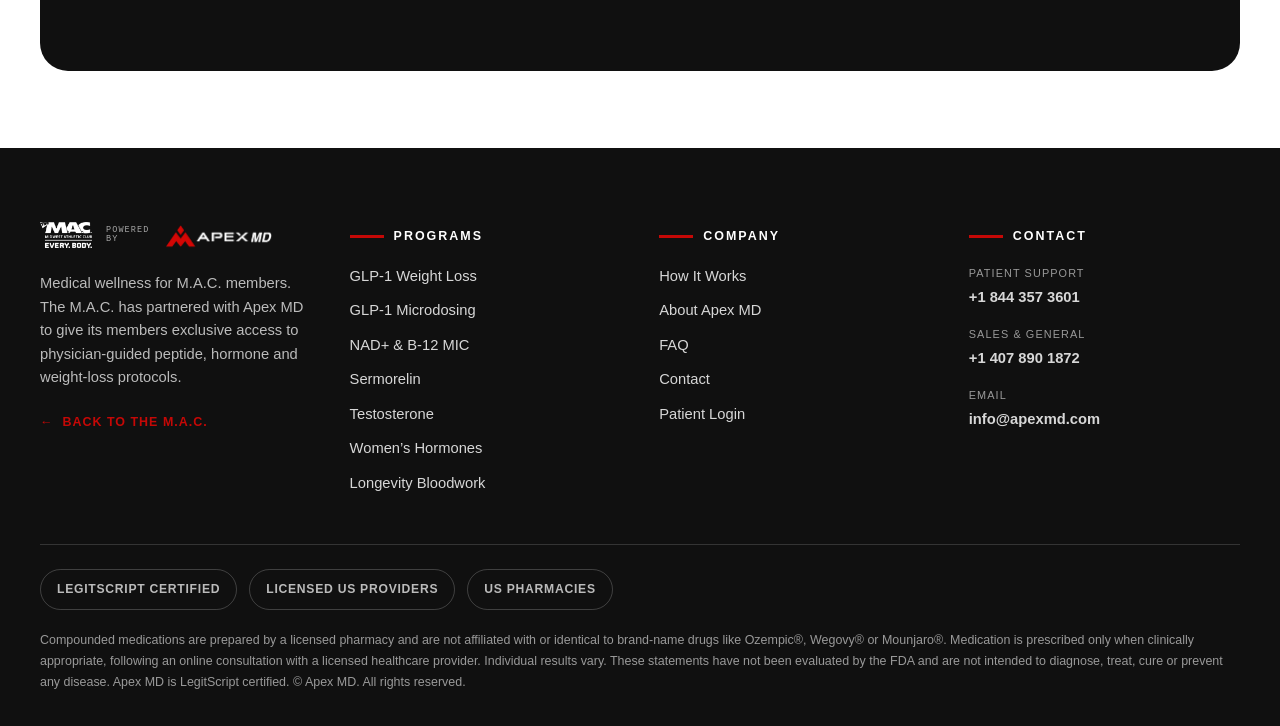
<file: nad.html>
<!DOCTYPE html>
<html lang="en">
<head>
<meta charset="utf-8">
<meta name="viewport" content="width=device-width, initial-scale=1">
<title>NAD+ and B-12 MIC — The M.A.C. × Apex MD</title>
<meta name="description" content="A 2,000mg NAD+ protocol for daytime energy, mental clarity and recovery between hard sessions. $249 a month, no labs required.">
<link rel="canonical" href="https://mac.apexmd.com/nad.html">
<meta property="og:type" content="website">
<meta property="og:title" content="NAD+ and B-12 MIC — The M.A.C. × Apex MD">
<meta property="og:description" content="A 2,000mg NAD+ protocol for daytime energy, mental clarity and recovery between hard sessions. $249 a month, no labs required.">
<meta property="og:url" content="https://mac.apexmd.com/nad.html">
<link rel="stylesheet" href="mac-theme.css">

<style id="sp-responsive">
[data-spfloat]{display:none}[data-spnav]{display:flex}[data-spburger]{display:none}
[data-spcall]{display:none}[data-splogin]{display:inline}
@media (max-width:1040px){
[data-spfloat]{display:flex}[data-spnav]{display:none}[data-spburger]{display:flex}
[data-spcall]{display:inline-flex}[data-splogin]{display:none}}
@media (max-width:560px){.mac-header .mac-btn--sm{display:none}.mac-header .mac-nav{gap:14px}[data-spburger] span,[data-spcall] span{display:none}}
@media (max-width:360px){.mac-header .mac-lockup__by{display:none}}
#spQuiz[hidden],#spResult[hidden],#spStep1[hidden],#spMobile[hidden]{display:none!important}
#spMobile{position:fixed;inset:0;z-index:2000;background:var(--mac-black,#111);color:#fff;padding:26px 22px;overflow:auto}
#spMobile a{display:block;padding:14px 0;border-bottom:1px solid rgba(255,255,255,.14);color:#fff;text-decoration:none;font-weight:800;letter-spacing:.04em;text-transform:uppercase}
#spMobile .spclose{background:none;border:0;color:#fff;font-size:2rem;cursor:pointer;float:right;line-height:1}
</style>
<script src="analytics.js"></script>
<link rel="icon" href="favicon.ico" sizes="any">
<link rel="icon" type="image/png" sizes="32x32" href="favicon-32.png">
<link rel="icon" type="image/png" sizes="16x16" href="favicon-16.png">
<link rel="apple-touch-icon" href="apple-touch-icon.png">
</head>
<body>
<!-- Google Tag Manager (noscript) -->
<noscript><iframe src="https://www.googletagmanager.com/ns.html?id=GTM-MVWKWK6D"
height="0" width="0" style="display:none;visibility:hidden"></iframe></noscript>
<!-- End Google Tag Manager (noscript) -->
<div class="sc-host" data-sc-name="NAD"><div style="background: rgb(255, 255, 255); color: rgb(16, 16, 16); font-family: var(--mac-font-body);">
  <div class="sc-host" data-sc-name="_SiteHeader"><div style="position: sticky; top: 0px; z-index: 1000;">
  <div class="mac-offerbar">
    <div class="mac-offerbar__track">
      <div class="mac-offerbar__set"><span>$50 off month one with code MAC50</span><span>Exclusive member access</span><span>Physician-guided protocols</span><span>Free medication delivery</span></div>
      <div class="mac-offerbar__set" aria-hidden="true"><span>$50 off month one with code MAC50</span><span>Exclusive member access</span><span>Physician-guided protocols</span><span>Free medication delivery</span></div>
    </div>
  </div>
  <header class="mac-header" style="position: static;">
    <div class="mac-container mac-nav">
      <a class="mac-lockup" href="index.html" style="display: flex; align-items: center; gap: 14px;">
        <img class="mac-lockup__mac" src="img/mac/logo-mac-dark.webp?v=67c2aa31" alt="The M.A.C." fetchpriority="high" decoding="async">
        <span class="mac-lockup__by" style="font-family: var(--mac-font-mono); font-size: 8.5px; line-height: 1.1; letter-spacing: 0.13em; text-transform: uppercase; color: var(--mac-gray-500); white-space: nowrap;">Powered<br>by</span>
        <img class="mac-lockup__apex" src="img/mac/logo-apex-dark.webp?v=c590a35a" alt="Apex MD" width="900" height="241" fetchpriority="high" decoding="async">
      </a>
      <nav class="mac-nav__links" data-spnav="1" style="">
        <div style="position: relative;">
          <button type="button" aria-haspopup="true" aria-expanded="false" style="display: flex; align-items: center; gap: 7px; background: none; border: 0px; padding: 8px 0px; cursor: pointer; font: inherit; color: inherit;">
            <span>Programs</span>
            <svg width="10" height="7" viewBox="0 0 10 7" fill="none" aria-hidden="true"><path d="M1 1.5 5 5.5 9 1.5" stroke="currentColor" stroke-width="2"></path></svg>
          </button>
          <div class="mac-navmenu" style="display: none;">
            <a href="weight-loss.html">GLP-1 Weight Loss</a>
            <a href="glp-1-microdosing.html">GLP-1 Microdosing</a>
            <a href="nad.html">NAD+ &amp; B-12 MIC</a>
            <a href="sermorelin.html">Sermorelin</a>
            <a href="testosterone.html">Testosterone</a>
            <a href="hormones.html">Women’s Hormones</a>
            <a href="bloodwork.html">Longevity Bloodwork</a>
          </div>
          
        </div>
        <a href="bloodwork.html">Bloodwork</a>
        <a href="how-it-works.html">How It Works</a>
        <a href="about.html">About</a>
      </nav>
      <div style="display: flex; align-items: center; gap: 16px; flex: 0 0 auto;">
        <button data-spburger="1" aria-label="Menu" style="align-items: center; gap: 9px; background: none; border: 0px; cursor: pointer; padding: 8px 2px; font-size: 0.8rem; font-weight: 800; letter-spacing: 0.08em; text-transform: uppercase; color: var(--mac-black);">
          <svg width="20" height="12" viewBox="0 0 20 12" fill="none" aria-hidden="true"><path d="M0 1h20M0 6h20M0 11h20" stroke="currentColor" stroke-width="2"></path></svg>
          <span>Menu</span>
        </button>
        <a href="tel:+18443573601" data-spcall="1" aria-label="Call patient support" style="align-items: center; gap: 8px; font-size: 0.78rem; font-weight: 800; letter-spacing: 0.06em; text-transform: uppercase; color: var(--mac-black); white-space: nowrap;">
          <svg width="15" height="15" viewBox="0 0 24 24" fill="none" aria-hidden="true"><path d="M22 16.9v3a2 2 0 0 1-2.2 2 19.8 19.8 0 0 1-8.6-3.1 19.5 19.5 0 0 1-6-6A19.8 19.8 0 0 1 2.1 4.2 2 2 0 0 1 4.1 2h3a2 2 0 0 1 2 1.7c.1.9.4 1.8.7 2.6a2 2 0 0 1-.5 2.1L8.1 9.7a16 16 0 0 0 6 6l1.3-1.3a2 2 0 0 1 2.1-.4c.8.3 1.7.6 2.6.7a2 2 0 0 1 1.7 2Z" stroke="currentColor" stroke-width="2"></path></svg>
          <span>Call</span>
        </a>
        <a href="https://ehr.apexmd.com/login" data-splogin="1" style="font-size: 0.78rem; font-weight: 800; letter-spacing: 0.08em; text-transform: uppercase; color: var(--mac-gray-700); white-space: nowrap;">Log In</a>
        <button class="mac-btn mac-btn--red mac-btn--sm" style="white-space: nowrap;">Claim Your Offer</button>
      </div>
    </div>
  </header>
  </div><button class="mac-float" data-spfloat="1" style="">
  <span>Not sure where to start? Take the 60-second quiz</span>
  <span style="color: var(--mac-red);">→</span></button></div>

  <section data-screen-label="Hero" style="border-bottom: 1px solid rgb(217, 217, 217);">
    <div style="max-width: 1320px; margin: 0px auto; padding: 80px 32px 0px; display: grid; grid-template-columns: repeat(auto-fit, minmax(340px, 1fr)); gap: 64px; align-items: start;">
      <div style="padding-bottom: 80px;">
        <div style="display: flex; align-items: center; gap: 14px; margin-bottom: 30px;">
          <span style="width: 34px; height: 2px; background: rgb(197, 8, 6); display: block;"></span>
          <span style="font-size: 11px; font-weight: 700; letter-spacing: 0.15em; text-transform: uppercase; color: rgb(197, 8, 6);">Program 03 — NAD+</span>
        </div>
        <h1 style="font-size: clamp(42px, 5.6vw, 80px); line-height: 1.06; letter-spacing: -0.018em; margin: 0px 0px 26px;">Energy Is a Supply Problem. NAD+ Is the Supply.</h1>
        <p style="font-size: clamp(16px, 1.4vw, 20px); line-height: 1.6; color: rgb(36, 36, 36); max-width: 34em; margin: 0px 0px 34px;">A high-potency 2,000mg protocol that replaces what your cells stop making. NAD levels fall 50 to 70 percent by age 50, which is roughly when people start describing their energy as gone rather than low.</p>
        <div style="display: flex; flex-wrap: wrap; gap: 14px; margin-bottom: 36px;">
          <a href="https://formmac.apexmd.com/?categoryId=longevity" class="scp0" style="background: rgb(197, 8, 6); color: rgb(255, 255, 255); text-decoration: none; font-weight: 700; font-size: 14px; letter-spacing: 0.01em; padding: 20px 30px; display: inline-flex; align-items: center; gap: 12px;" target="_blank" rel="noopener">
            <span>Start NAD+ protocol</span>
            <svg width="14" height="10" viewBox="0 0 14 10" fill="none" aria-hidden="true"><path d="M0 5h12M8.5 1 12.5 5l-4 4" stroke="currentColor" stroke-width="2"></path></svg>
          </a>
          <a href="#b12" class="scp1" style="border: 1px solid rgb(233, 231, 225); border-radius: 18px; overflow: hidden; color: rgb(16, 16, 16); text-decoration: none; font-weight: 700; font-size: 14px; letter-spacing: 0.01em; padding: 18px 28px;">Or start with B-12 MIC</a>
        </div>
        <div style="border-top: 1px solid rgb(217, 217, 217); display: grid; grid-template-columns: repeat(auto-fit, minmax(150px, 1fr));">
          <div style="padding: 18px 18px 18px 0px; border-right: 1px solid rgba(0, 0, 0, 0.1);">
            <div style="font-size: 11px; font-weight: 700; letter-spacing: 0.12em; text-transform: uppercase; color: rgb(140, 140, 140); margin-bottom: 5px;">Dose</div>
            <div style="font-size: 15px; font-weight: 700;">2,000mg</div>
          </div>
          <div style="padding: 18px; border-right: 1px solid rgba(0, 0, 0, 0.1);">
            <div style="font-size: 11px; font-weight: 700; letter-spacing: 0.12em; text-transform: uppercase; color: rgb(140, 140, 140); margin-bottom: 5px;">Decline by 50</div>
            <div style="font-size: 15px; font-weight: 700;">50–70%</div>
          </div>
          <div style="padding: 18px;">
            <div style="font-size: 11px; font-weight: 700; letter-spacing: 0.12em; text-transform: uppercase; color: rgb(140, 140, 140); margin-bottom: 5px;">Labs</div>
            <div style="font-size: 15px; font-weight: 700;">Not required</div>
          </div>
        </div>
      </div>
      <div style="align-self: stretch; border-left: 1px solid rgba(0, 0, 0, 0.1); padding: 0px 0px 80px 40px;">
        <figure style="margin:0 0 26px;display:flex;justify-content:center;align-items:flex-end;background:var(--mac-gray-100);border-radius:18px;padding:22px 18px;min-height:372px;">
          <img src="img/product/nad.webp?v=f8c9fa6b" alt="Apex MD NAD+ vial and nasal spray" width="255" height="418" loading="lazy" decoding="async" style="width:200px;max-width:100%;height:auto;display:block;">
        </figure>
        <div class="mac-price__head">
          <div style="font-size: 11px; font-weight: 700; letter-spacing: 0.13em; text-transform: uppercase; opacity: 0.8; margin-bottom: 8px;">The M.A.C. member offer</div>
          <div style="font-size: 26px; font-weight: 700; letter-spacing: -0.011em; line-height: 1.1;">Save $50 on month one with code MAC50</div>
        </div>
        <div class="mac-price__body">
          <div style="font-size: 48px; font-weight: 700; letter-spacing: -0.018em; line-height: 1;">$249</div>
          <div style="font-size: 13px; color: rgb(89, 89, 89); margin: 6px 0px 20px;">per month · NAD+ 2,000mg protocol</div>
          <div style="display: flex; flex-direction: column; gap: 9px; border-top: 1px solid rgb(217, 217, 217); padding-top: 18px; margin-bottom: 22px;">
            <div style="display: flex; gap: 10px; font-size: 14px;"><span style="color: rgb(197, 8, 6); font-weight: 700;">—</span><span>Physician-reviewed protocol</span></div>
            <div style="display: flex; gap: 10px; font-size: 14px;"><span style="color: rgb(197, 8, 6); font-weight: 700;">—</span><span>No lab work required to start</span></div>
            <div style="display: flex; gap: 10px; font-size: 14px;"><span style="color: rgb(197, 8, 6); font-weight: 700;">—</span><span>Unlimited provider visits</span></div>
            <div style="display: flex; gap: 10px; font-size: 14px;"><span style="color: rgb(197, 8, 6); font-weight: 700;">—</span><span>Free delivery in 2–3 days</span></div>
            <div style="display: flex; gap: 10px; font-size: 14px;"><span style="color: rgb(197, 8, 6); font-weight: 700;">—</span><span>Month to month, cancel anytime</span></div>
          </div>
          <a href="https://formmac.apexmd.com/?categoryId=longevity" class="scp2" style="display: flex; align-items: center; justify-content: space-between; gap: 12px; background: rgb(16, 16, 16); color: rgb(255, 255, 255); text-decoration: none; font-weight: 700; font-size: 14px; letter-spacing: 0.01em; padding: 18px 22px;" target="_blank" rel="noopener">
            <span>Get started today</span><span>→</span>
          </a>
        </div>
      </div>
    </div>
  </section>

  <section data-screen-label="Science" style="max-width: 1320px; margin: 0px auto; padding: 100px 32px;">
    <div style="display: grid; grid-template-columns: repeat(auto-fit, minmax(320px, 1fr)); gap: 56px; align-items: center;">
      <div>
        <div style="font-size: 11px; font-weight: 700; letter-spacing: 0.14em; text-transform: uppercase; color: rgb(255, 74, 74); margin-bottom: 18px;">What NAD+ does</div>
        <h2 style="font-size: clamp(34px, 4.6vw, 62px); line-height: 1.08; letter-spacing: -0.016em; margin: 0px 0px 26px;">Restore Cellular Vitality.</h2>
        <p style="font-size: 17px; line-height: 1.7; color: rgb(36, 36, 36); margin: 0px 0px 24px;">NAD is the coenzyme your mitochondria use to turn food into usable energy and to run DNA repair. Production falls steadily with age. Replenishing it supports essential energy production and works against the biological signs of aging.</p>
        <div style="border-top: 1px solid rgb(217, 217, 217); display: flex; flex-direction: column;">
          <div style="padding: 16px 0px; border-bottom: 1px solid rgba(0, 0, 0, 0.1); display: flex; justify-content: space-between; gap: 16px;"><span style="font-size: 16px; font-weight: 700;">Daytime energy without stimulants</span></div>
          <div style="padding: 16px 0px; border-bottom: 1px solid rgba(0, 0, 0, 0.1); display: flex; justify-content: space-between; gap: 16px;"><span style="font-size: 16px; font-weight: 700;">Mental clarity and focus</span></div>
          <div style="padding: 16px 0px; border-bottom: 1px solid rgba(0, 0, 0, 0.1); display: flex; justify-content: space-between; gap: 16px;"><span style="font-size: 16px; font-weight: 700;">Recovery between hard sessions</span></div>
          <div style="padding: 16px 0px; display: flex; justify-content: space-between; gap: 16px;"><span style="font-size: 16px; font-weight: 700;">Cellular repair and healthy aging</span></div>
        </div>
      </div>
      <div style="height: 520px; border: 1px solid rgb(233, 231, 225); border-radius: 18px; overflow: hidden;">
        <img src="img/apex/nad-man.webp?v=09c81c4c" alt="A member recovering after a workout" style="width: 100%; height: 100%; object-fit: cover;" width="1024" height="1024" loading="lazy" decoding="async">
      </div>
    </div>
  </section>

  <section data-screen-label="Decline" style="background: rgb(197, 8, 6); color: rgb(255, 255, 255);">
    <div style="max-width: 1320px; margin: 0px auto; padding: 100px 32px;">
      <div style="font-size: 11px; font-weight: 700; letter-spacing: 0.15em; text-transform: uppercase; opacity: 0.75; margin-bottom: 30px;">The number that matters</div>
      <h2 style="font-size: clamp(42px, 7vw, 96px); line-height: 1.14; letter-spacing: -0.018em; margin: 0px 0px 32px; max-width: 16em;">By age 50, your NAD levels have dropped 50 to 70 percent.</h2>
      <p style="font-size: 19px; line-height: 1.6; max-width: 40em; margin: 0px; opacity: 0.9;">You cannot train your way out of a supply problem. Most over-the-counter NAD products deliver a fraction of a clinical dose; ours is a 2,000mg protocol prescribed and monitored by a licensed provider.</p>
    </div>
  </section>

  <section data-screen-label="B12" id="b12" style="max-width: 1320px; margin: 0px auto; padding: 100px 32px;">
    <div style="display: grid; grid-template-columns: repeat(auto-fit, minmax(320px, 1fr)); gap: 56px; align-items: start;">
      <div>
        <div style="font-size: 11px; font-weight: 700; letter-spacing: 0.14em; text-transform: uppercase; color: rgb(197, 8, 6); margin-bottom: 18px;">The simplest place to start</div>
        <h2 style="font-size: clamp(32px, 4.2vw, 54px); line-height: 1.08; letter-spacing: -0.008em; margin: 0px 0px 22px;">B-12 MIC</h2>
        <p style="font-size: 17px; line-height: 1.7; color: rgb(36, 36, 36); margin: 0px 0px 20px;">A weekly B-12 MIC injection supporting energy, fat metabolism and recovery. It is the lowest-commitment protocol we offer and a common first step for members who want to feel a difference before committing to a longer program.</p>
        <p style="font-size: 15px; line-height: 1.7; color: rgb(89, 89, 89); margin: 0px;">Frequently stacked with NAD+ or a GLP-1 protocol. Your provider will tell you whether that makes sense for you.</p>
      </div>
      <div style="border: 1px solid rgb(233, 231, 225); border-radius: 18px; overflow: hidden; padding: 26px 24px;">
        <div style="font-size: 48px; font-weight: 700; letter-spacing: -0.018em; line-height: 1;">$149.99</div>
        <div style="font-size: 13px; color: rgb(89, 89, 89); margin: 6px 0px 20px;">per month · B-12 MIC</div>
        <div style="display: flex; flex-direction: column; gap: 9px; border-top: 1px solid rgb(217, 217, 217); padding-top: 18px; margin-bottom: 22px;">
          <div style="display: flex; gap: 10px; font-size: 14px;"><span style="color: rgb(197, 8, 6); font-weight: 700;">—</span><span>Weekly injection, shipped free</span></div>
          <div style="display: flex; gap: 10px; font-size: 14px;"><span style="color: rgb(197, 8, 6); font-weight: 700;">—</span><span>Provider oversight included</span></div>
          <div style="display: flex; gap: 10px; font-size: 14px;"><span style="color: rgb(197, 8, 6); font-weight: 700;">—</span><span>No long-term commitment</span></div>
        </div>
        <a href="https://formmac.apexmd.com/?categoryId=longevity" class="scp0" style="display: flex; align-items: center; justify-content: space-between; gap: 12px; background: rgb(197, 8, 6); color: rgb(255, 255, 255); text-decoration: none; font-weight: 700; font-size: 14px; letter-spacing: 0.01em; padding: 18px 22px;" target="_blank" rel="noopener">
          <span>Start B-12 MIC</span><span>→</span>
        </a>
      </div>
    </div>
  </section>

  <section data-screen-label="FAQ" style="border-top: 2px solid rgba(0, 0, 0, 0.1); background: rgb(245, 242, 237);">
    <div style="max-width: 1320px; margin: 0px auto; padding: 90px 32px;">
      <h2 style="font-size: clamp(30px, 3.8vw, 48px); line-height: 1.08; letter-spacing: -0.008em; margin: 0px 0px 36px;">Common questions.</h2>
      <div style="border-top: 1px solid rgb(217, 217, 217);">
        <details style="border-bottom: 1px solid rgba(0, 0, 0, 0.1);">
          <summary style="display: flex; justify-content: space-between; align-items: center; gap: 20px; cursor: pointer; padding: 22px 0px; font-size: 18px; font-weight: 700; letter-spacing: -0.01em;"><span>How is this different from an NAD supplement?</span><span class="spPlus" style="color: rgb(197, 8, 6); font-size: 24px; line-height: 1;">+</span></summary>
          <p style="font-size: 15.5px; line-height: 1.75; color: rgb(36, 36, 36); margin: 0px 0px 24px; max-width: 56em;">Dose and delivery. Most retail products supply precursors at a small fraction of a clinical dose. This is a prescribed 2,000mg protocol with provider oversight and quarterly labs.</p>
        </details>
        <details style="border-bottom: 1px solid rgba(0, 0, 0, 0.1);">
          <summary style="display: flex; justify-content: space-between; align-items: center; gap: 20px; cursor: pointer; padding: 22px 0px; font-size: 18px; font-weight: 700; letter-spacing: -0.01em;"><span>How soon do people notice a difference?</span><span class="spPlus" style="color: rgb(197, 8, 6); font-size: 24px; line-height: 1;">+</span></summary>
          <p style="font-size: 15.5px; line-height: 1.75; color: rgb(36, 36, 36); margin: 0px 0px 24px; max-width: 56em;">Most patients report changes in energy and clarity within the first few weeks. Recovery and sleep effects tend to show up over one to three months. Results vary.</p>
        </details>
        <details style="border-bottom: 1px solid rgba(0, 0, 0, 0.1);">
          <summary style="display: flex; justify-content: space-between; align-items: center; gap: 20px; cursor: pointer; padding: 22px 0px; font-size: 18px; font-weight: 700; letter-spacing: -0.01em;"><span>Can I take NAD+ with a GLP-1 protocol?</span><span class="spPlus" style="color: rgb(197, 8, 6); font-size: 24px; line-height: 1;">+</span></summary>
          <p style="font-size: 15.5px; line-height: 1.75; color: rgb(36, 36, 36); margin: 0px 0px 24px; max-width: 56em;">Frequently, yes. Many patients run NAD+ alongside GLP-1 or sermorelin. Your provider reviews interactions and sets the combined protocol.</p>
        </details>
        <details style="border-bottom: 1px solid rgb(217, 217, 217);">
          <summary style="display: flex; justify-content: space-between; align-items: center; gap: 20px; cursor: pointer; padding: 22px 0px; font-size: 18px; font-weight: 700; letter-spacing: -0.01em;"><span>Do I need bloodwork for NAD+?</span><span class="spPlus" style="color: rgb(197, 8, 6); font-size: 24px; line-height: 1;">+</span></summary>
          <p style="font-size: 15.5px; line-height: 1.75; color: rgb(36, 36, 36); margin: 0px 0px 24px; max-width: 56em;">No. NAD+ does not require a lab panel to begin. If you want a baseline anyway, or you are weighing NAD+ against a hormone protocol, start with Longevity Bloodwork instead.</p>
        </details>
      </div>
    </div>
  </section>

  <div class="sc-host" data-sc-name="_SiteFooter"><section class="mac-section mac-section--tight mac-section--soft" data-screen-label="Lead capture">
  <div class="mac-container">
    <div class="mac-split mac-split--lead" style="align-items: center;">
      <div>
        <div class="mac-kicker">Not Ready Today?</div>
        <h2 style="font-size: clamp(2rem, 3.6vw, 3.4rem);">Get the Member Guide</h2>
        <p class="mac-muted" style="max-width: 42ch; margin: 0px;">What each protocol does, what it costs, what bloodwork it needs, and how to pick. Emailed once, no drip campaign. Your MAC50 code comes with it.</p>
      </div>
      <div>
        
          <form style="display: flex; flex-wrap: wrap; gap: 12px;" data-lead="guide">
            <input type="text" name="company" tabindex="-1" autocomplete="off" aria-hidden="true" style="position:absolute;left:-9999px;width:1px;height:1px;opacity:0">
            <label for="lead-email" style="position: absolute; width: 1px; height: 1px; overflow: hidden; clip: rect(0px, 0px, 0px, 0px);">Email address</label>
            <input class="mac-field" id="lead-email" name="email" type="email" required="" placeholder="you@email.com" style="flex: 1 1 220px;">
            <button class="mac-btn mac-btn--red" type="submit">Send It To Me</button>
            <p class="mac-muted" style="flex: 1 1 100%; font-size: 0.76rem; margin: 0px;">One email with the guide and your code. Unsubscribe any time.</p>
          </form>
        
        
      </div>
    </div>
  </div></section><section class="mac-section mac-section--tight" style="background: var(--mac-white);">
  <div class="mac-container">
    <div class="mac-cta">
      <div class="mac-kicker" style="color: var(--mac-white);">The M.A.C. × Apex MD</div>
      <h2>You’re Already Doing the Hard Part. Let the Medicine Catch Up.</h2>
      <p class="mac-lead mac-muted" style="margin-bottom: 30px;">The M.A.C. has partnered with the best in medical wellness, Apex MD. Exclusive member access, physician-guided protocols, and $50 off your first month with code MAC50.</p>
      <div style="display: flex; flex-wrap: wrap; gap: 14px;">
        <a class="mac-btn mac-btn--red" href="https://formmac.apexmd.com/?categoryId=longevity" target="_blank" rel="noopener">Claim Your M.A.C. Member Offer</a>
        <a class="mac-btn mac-btn--outline" href="how-it-works.html">Not Sure Where to Start?</a>
      </div>
    </div>
  </div></section><footer class="mac-footer">
  <div class="mac-container">
    <div class="mac-grid" style="grid-template-columns: repeat(auto-fit, minmax(230px, 1fr));">
      <div>
        <div style="display: flex; align-items: center; gap: 14px; margin-bottom: 22px;">
          <img src="img/mac/logo-mac-white.webp?v=9cd1b303" alt="The M.A.C." style="height: 26px; width: auto;" loading="lazy" decoding="async">
          <span style="font-family: var(--mac-font-mono); font-size: 8.5px; line-height: 1.1; letter-spacing: 0.13em; text-transform: uppercase; color: rgba(255,255,255,0.62); white-space: nowrap;">Powered<br>by</span>
          <img src="img/mac/logo-apex-white.webp?v=296ee9a3" alt="Apex MD" style="height: 30px; width: auto;" width="900" height="241" loading="lazy" decoding="async">
        </div>
        <p style="max-width: 34em; color: rgb(187, 187, 187); font-size: 0.92rem;">Medical wellness for M.A.C. members. The M.A.C. has partnered with Apex MD to give its members exclusive access to physician-guided peptide, hormone and weight-loss protocols.</p>
        <a href="https://the-mac.com" target="_blank" rel="noopener" style="display: inline-flex; align-items: center; gap: 9px; color: var(--mac-red); font-size: 0.78rem; font-weight: 800; letter-spacing: 0.08em; text-transform: uppercase;"><span>←</span><span>Back to The M.A.C.</span></a>
      </div>
      <div>
        <div class="mac-kicker" style="color: var(--mac-white);">Programs</div>
        <div style="display: flex; flex-direction: column; gap: 11px; font-size: 0.92rem;">
          <a href="weight-loss.html">GLP-1 Weight Loss</a>
          <a href="glp-1-microdosing.html">GLP-1 Microdosing</a>
          <a href="nad.html">NAD+ &amp; B-12 MIC</a>
          <a href="sermorelin.html">Sermorelin</a>
          <a href="testosterone.html">Testosterone</a>
          <a href="hormones.html">Women’s Hormones</a>
          <a href="bloodwork.html">Longevity Bloodwork</a>
        </div>
      </div>
      <div>
        <div class="mac-kicker" style="color: var(--mac-white);">Company</div>
        <div style="display: flex; flex-direction: column; gap: 11px; font-size: 0.92rem;">
          <a href="how-it-works.html">How It Works</a>
          <a href="about.html">About Apex MD</a>
          <a href="faq.html">FAQ</a>
          <a href="contact.html">Contact</a>
          <a href="https://ehr.apexmd.com/login">Patient Login</a>
        </div>
      </div>
      <div>
        <div class="mac-kicker" style="color: var(--mac-white);">Contact</div>
        <div style="display: flex; flex-direction: column; gap: 16px; font-size: 0.92rem;">
          <div>
            <div style="font-size: 0.68rem; color: rgb(153, 153, 153); letter-spacing: 0.1em; text-transform: uppercase; margin-bottom: 4px;">Patient support</div>
            <a href="tel:+18443573601" style="font-weight: 800;">+1 844 357 3601</a>
          </div>
          <div>
            <div style="font-size: 0.68rem; color: rgb(153, 153, 153); letter-spacing: 0.1em; text-transform: uppercase; margin-bottom: 4px;">Sales &amp; general</div>
            <a href="tel:+14078901872" style="font-weight: 800;">+1 407 890 1872</a>
          </div>
          <div>
            <div style="font-size: 0.68rem; color: rgb(153, 153, 153); letter-spacing: 0.1em; text-transform: uppercase; margin-bottom: 4px;">Email</div>
            <a href="mailto:info@apexmd.com" style="font-weight: 800;">info@apexmd.com</a>
          </div>
        </div>
      </div>
    </div>
    <div class="mac-footer__bottom">
      <div class="mac-feature-strip" style="margin-bottom: 20px;">
        <span class="mac-chip" style="background: transparent; border-color: rgba(255, 255, 255, 0.2); color: rgb(187, 187, 187);">LegitScript certified</span>
        <span class="mac-chip" style="background: transparent; border-color: rgba(255, 255, 255, 0.2); color: rgb(187, 187, 187);">Licensed US providers</span>
        <span class="mac-chip" style="background: transparent; border-color: rgba(255, 255, 255, 0.2); color: rgb(187, 187, 187);">US pharmacies</span>
      </div>
      <p style="margin: 0px; font-size: 0.78rem; line-height: 1.7;">Compounded medications are prepared by a licensed pharmacy and are not affiliated with or identical to brand-name drugs like Ozempic®, Wegovy® or Mounjaro®. Medication is prescribed only when clinically appropriate, following an online consultation with a licensed healthcare provider. Individual results vary. These statements have not been evaluated by the FDA and are not intended to diagnose, treat, cure or prevent any disease. Apex MD is LegitScript certified. © Apex MD. All rights reserved.</p>
    </div>
  </div></footer></div></div></div>

  <div class="mac-quiz__backdrop" id="spQuiz" hidden>
    <div class="mac-quiz">
      <div class="mac-quiz__head">
        <div style="display: flex; align-items: baseline; gap: 14px;">
          <span style="font-size: 0.68rem; font-weight: 800; letter-spacing: 0.16em; text-transform: uppercase; color: var(--mac-red);"><span id="spStepLabel">01 / 02</span></span>
          <span style="font-size: 0.95rem; font-weight: 800; letter-spacing: 0.04em; text-transform: uppercase;">Find Your Program</span>
        </div>
        <button aria-label="Close" data-spquiz-close="1" style="background: none; border: 0px; color: inherit; cursor: pointer; font-size: 1.5rem; line-height: 1; padding: 2px 6px;">×</button>
      </div>

      
        <div class="mac-quiz__body" id="spStep1">
          <h2 style="font-size: clamp(2rem, 4vw, 3rem); margin-bottom: 12px;">What Are You Here to Change?</h2>
          <p class="mac-muted" style="margin-bottom: 22px;">Pick the one that sounds most like you. We will point you at the right protocol and pre-fill your intake.</p>
          <div style="display: grid; gap: 0px;">
            <button class="mac-quiz__opt" data-key="glp1"><span class="mac-quiz__num">01</span><b>Lose weight and keep it off</b><span style="color: var(--mac-red); font-weight: 800;">→</span></button>
            <button class="mac-quiz__opt" data-key="micro"><span class="mac-quiz__num">02</span><b>Quiet the food noise and improve metabolic health</b><span style="color: var(--mac-red); font-weight: 800;">→</span></button>
            <button class="mac-quiz__opt" data-key="nad"><span class="mac-quiz__num">03</span><b>Get my energy back at the cellular level</b><span style="color: var(--mac-red); font-weight: 800;">→</span></button>
            <button class="mac-quiz__opt" data-key="sermorelin"><span class="mac-quiz__num">04</span><b>Build muscle, recover faster, sleep deeper</b><span style="color: var(--mac-red); font-weight: 800;">→</span></button>
            <button class="mac-quiz__opt" data-key="trt"><span class="mac-quiz__num">05</span><b>Drive, strength and vitality — men</b><span style="color: var(--mac-red); font-weight: 800;">→</span></button>
            <button class="mac-quiz__opt" data-key="hrt"><span class="mac-quiz__num">06</span><b>Mood, sleep and balance — women</b><span style="color: var(--mac-red); font-weight: 800;">→</span></button>
            <button class="mac-quiz__opt" data-key="b12"><span class="mac-quiz__num">07</span><b>A straightforward energy lift</b><span style="color: var(--mac-red); font-weight: 800;">→</span></button>
            <button class="mac-quiz__opt" data-key="bloodwork" style="border-bottom: 0px;"><span class="mac-quiz__num">08</span><b>Not sure yet — show me my numbers first</b><span style="color: var(--mac-red); font-weight: 800;">→</span></button>
          </div>
        </div>
        <div class="mac-quiz__body" id="spResult" hidden>
          <div class="mac-kicker" style="margin-bottom:14px">Your recommended protocol</div>
          <h2 style="font-size:clamp(2.2rem,4.4vw,3.4rem);margin-bottom:16px" id="spName"></h2>
          <p style="font-size:1.05rem;margin-bottom:24px" id="spWhy"></p>
          <div class="mac-stats mac-stats--light" style="border-top:1px solid var(--mac-gray-300);border-bottom:1px solid var(--mac-gray-300);margin-bottom:26px">
            <div class="mac-stat"><div class="mac-stat__label" style="margin:0 0 6px">Member price</div><div class="mac-stat__num" style="font-size:1.6rem" id="spPrice"></div></div>
            <div class="mac-stat"><div class="mac-stat__label" style="margin:0 0 6px">Bloodwork</div><div class="mac-stat__num" style="font-size:1.6rem" id="spLabs"></div></div>
            <div class="mac-stat"><div class="mac-stat__label" style="margin:0 0 6px">Commitment</div><div class="mac-stat__num" style="font-size:1.6rem">Month to month</div></div>
          </div>
          <div style="display:flex;flex-wrap:wrap;gap:12px;align-items:center">
            <a class="mac-btn mac-btn--red" id="spForm" href="#">Claim Your M.A.C. Member Offer</a>
            <a class="mac-btn mac-btn--outline" id="spPage" href="#">Read the program first</a>
            <button class="mac-btn mac-btn--ghost" type="button" data-spquiz-back="1"><span aria-hidden="true">←</span> Back to questions</button>
          </div>
        </div>
      

      
    </div>
  </div>
<div id="spMobile" hidden>
  <button class="spclose" data-spmobile-close="1" aria-label="Close menu">&times;</button>
  <div style="clear:both;height:8px"></div>
  <a href="weight-loss.html">GLP-1 Weight Loss</a>
  <a href="glp-1-microdosing.html">GLP-1 Microdosing</a>
  <a href="testosterone.html">Testosterone</a>
  <a href="hormones.html">Hormone Replacement</a>
  <a href="nad.html">NAD+</a>
  <a href="sermorelin.html">Sermorelin</a>
  <a href="bloodwork.html">Bloodwork</a>
  <a href="how-it-works.html">How It Works</a>
  <a href="about.html">About</a>
  <a href="faq.html">FAQ</a>
  <a href="contact.html">Contact</a>
  <a href="#" data-spquiz-open="1" style="color:var(--mac-red,#C50806)">Find My Program &rarr;</a>
</div>
<script src="mac-app.js"></script>
<script src="chatbot.js"></script>
<script src="affiliate.js"></script>
</body>
</html>
</file>
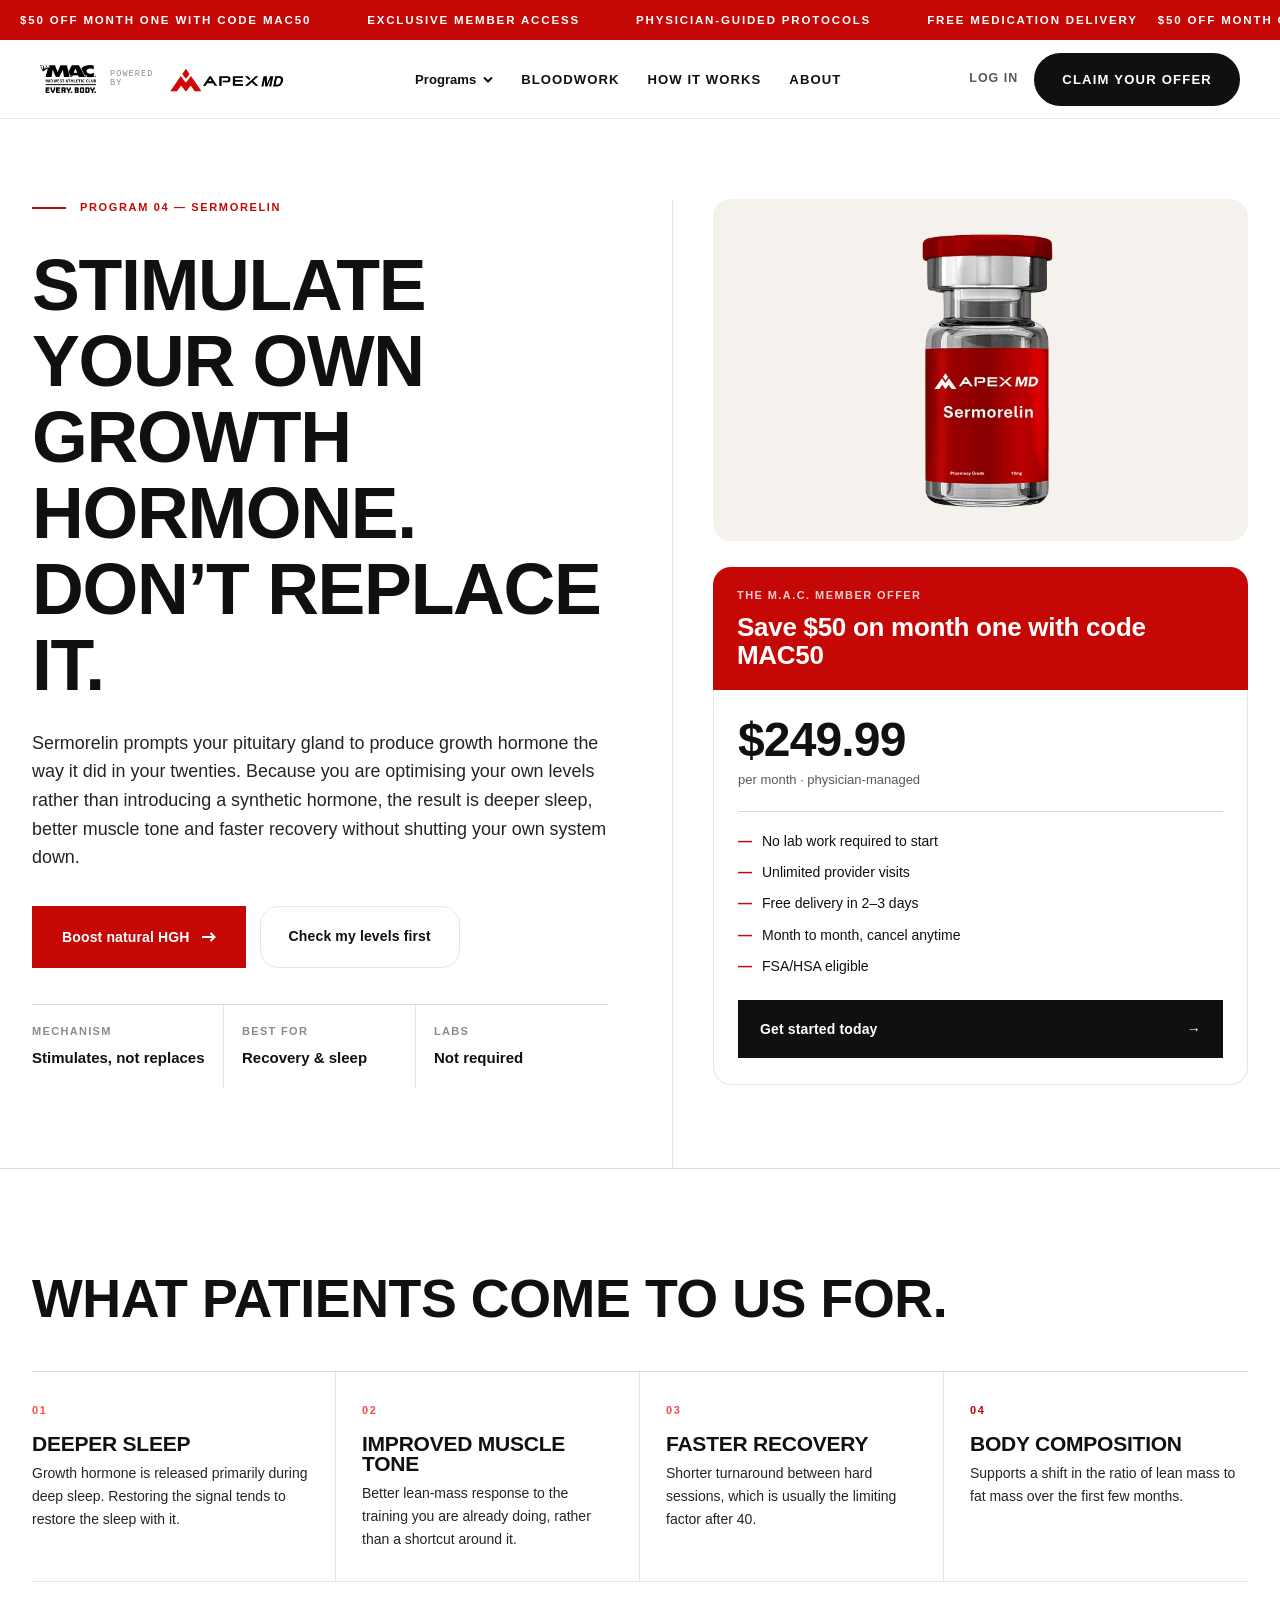
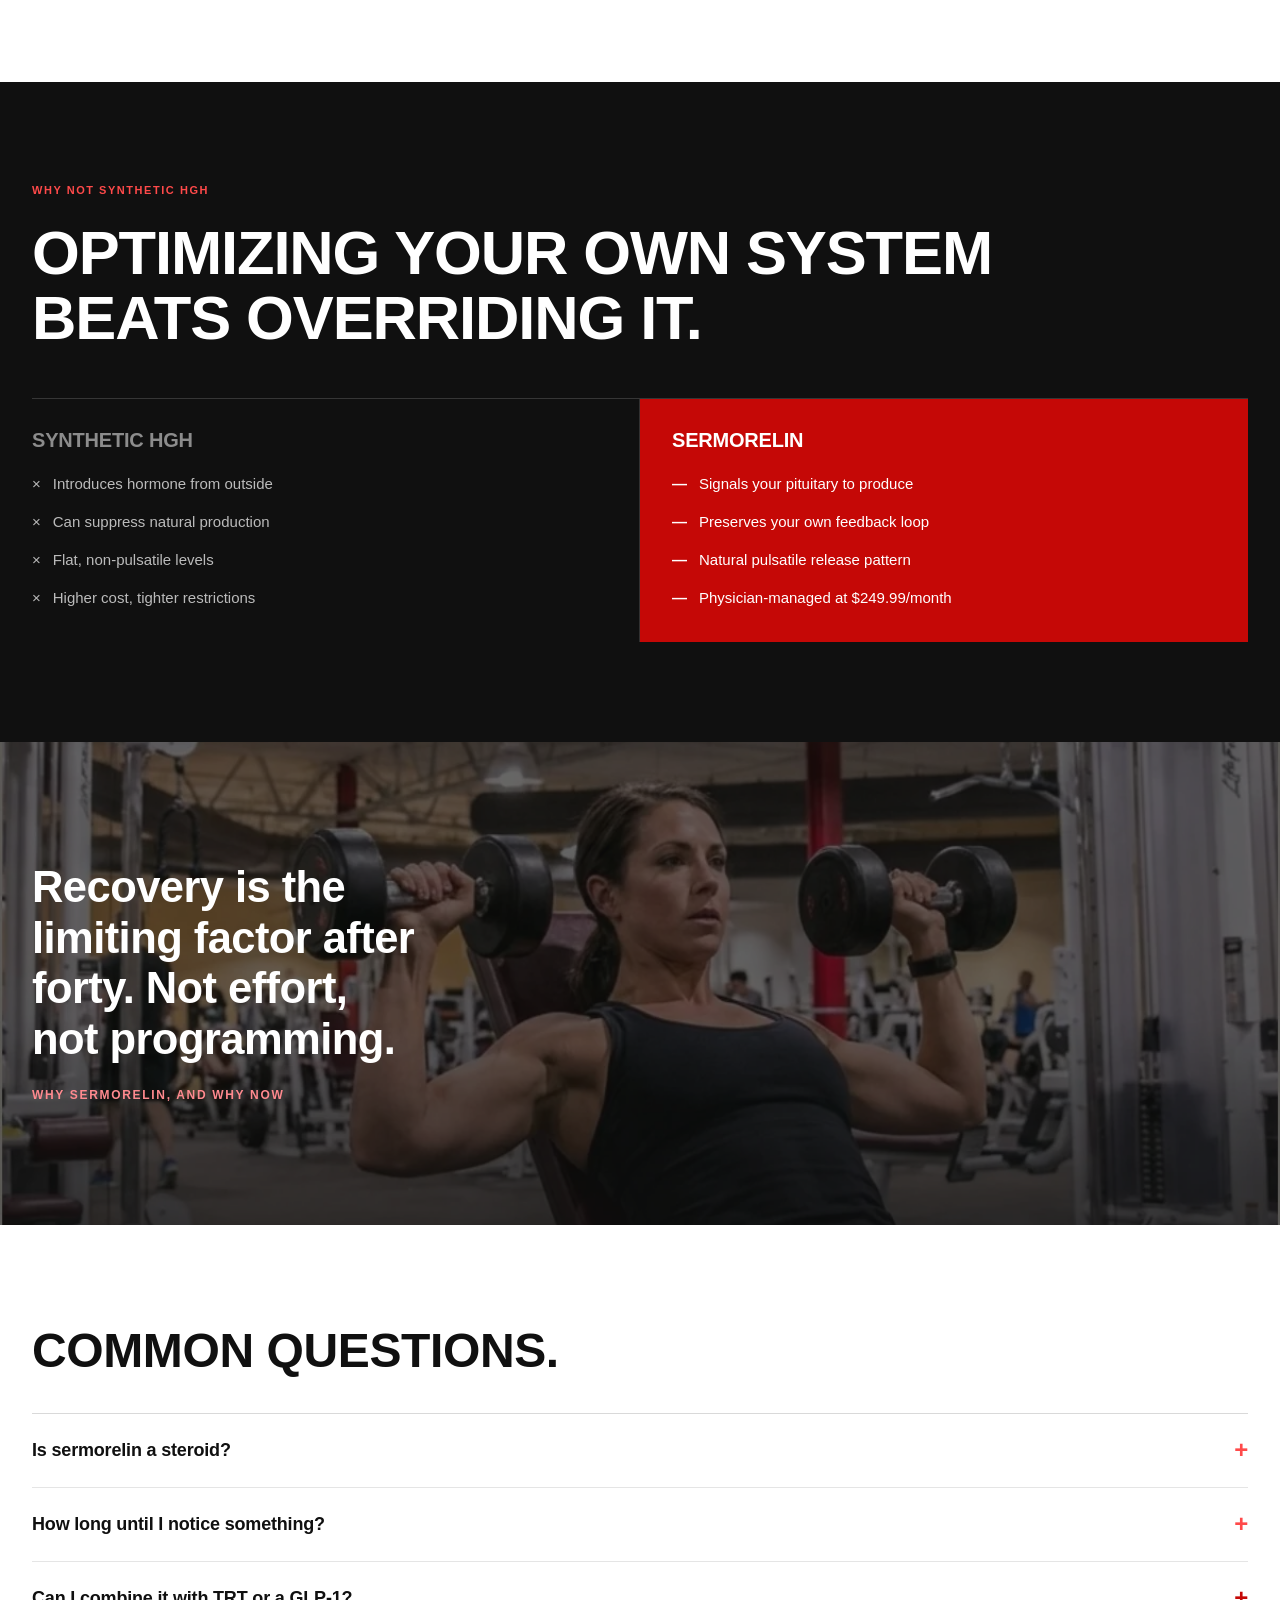
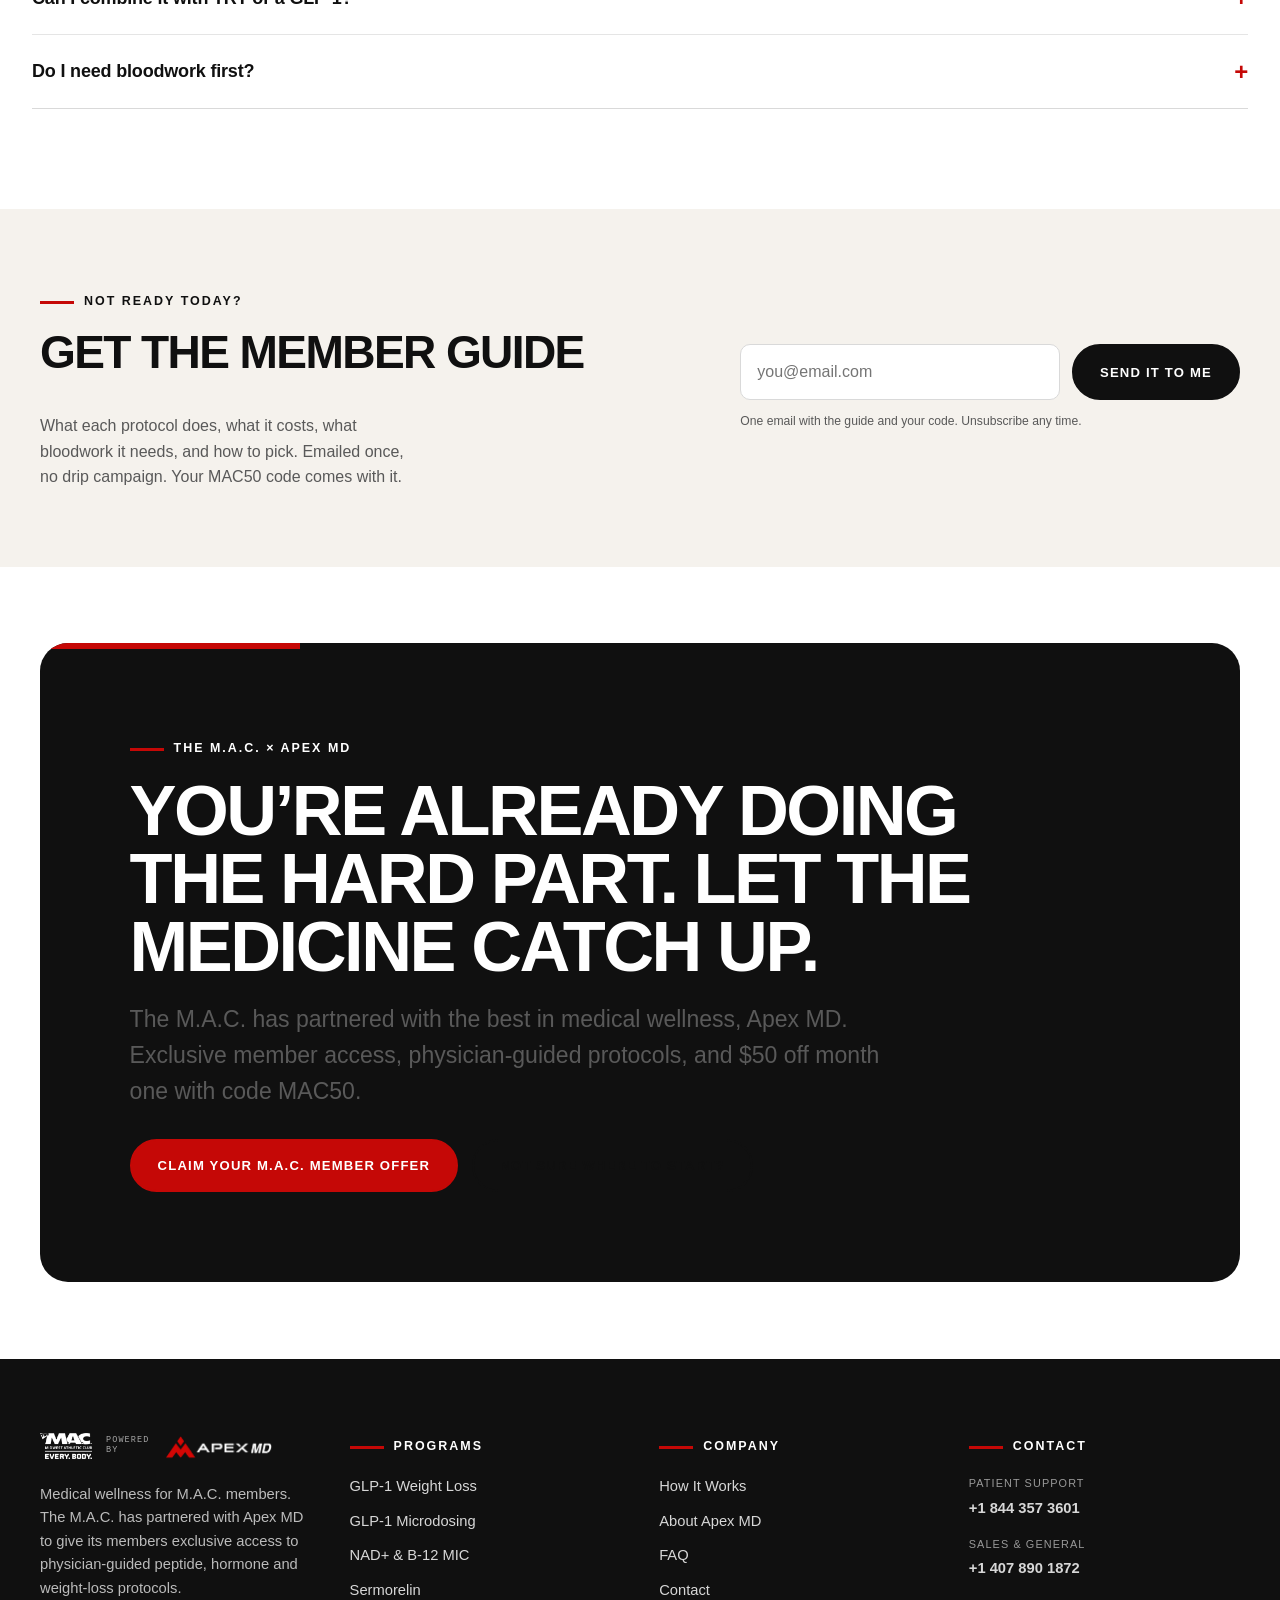
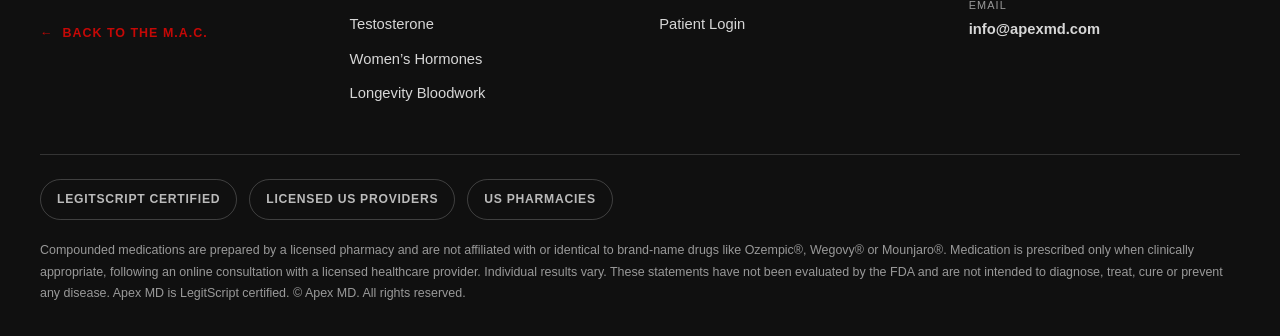
<file: sermorelin.html>
<!DOCTYPE html>
<html lang="en">
<head>
<meta charset="utf-8">
<meta name="viewport" content="width=device-width, initial-scale=1">
<title>Sermorelin — The M.A.C. × Apex MD</title>
<meta name="description" content="Sermorelin stimulates your own growth hormone production instead of replacing it. Deeper sleep, better muscle tone, faster recovery. $249.99 a month.">
<link rel="canonical" href="https://mac.apexmd.com/sermorelin.html">
<meta property="og:type" content="website">
<meta property="og:title" content="Sermorelin — The M.A.C. × Apex MD">
<meta property="og:description" content="Sermorelin stimulates your own growth hormone production instead of replacing it. Deeper sleep, better muscle tone, faster recovery. $249.99 a month.">
<meta property="og:url" content="https://mac.apexmd.com/sermorelin.html">
<link rel="stylesheet" href="mac-theme.css">

<style id="sp-responsive">
[data-spfloat]{display:none}[data-spnav]{display:flex}[data-spburger]{display:none}
[data-spcall]{display:none}[data-splogin]{display:inline}
@media (max-width:1040px){
[data-spfloat]{display:flex}[data-spnav]{display:none}[data-spburger]{display:flex}
[data-spcall]{display:inline-flex}[data-splogin]{display:none}}
@media (max-width:560px){.mac-header .mac-btn--sm{display:none}.mac-header .mac-nav{gap:14px}[data-spburger] span,[data-spcall] span{display:none}}
@media (max-width:360px){.mac-header .mac-lockup__by{display:none}}
#spQuiz[hidden],#spResult[hidden],#spStep1[hidden],#spMobile[hidden]{display:none!important}
#spMobile{position:fixed;inset:0;z-index:2000;background:var(--mac-black,#111);color:#fff;padding:26px 22px;overflow:auto}
#spMobile a{display:block;padding:14px 0;border-bottom:1px solid rgba(255,255,255,.14);color:#fff;text-decoration:none;font-weight:800;letter-spacing:.04em;text-transform:uppercase}
#spMobile .spclose{background:none;border:0;color:#fff;font-size:2rem;cursor:pointer;float:right;line-height:1}
</style>
<script src="analytics.js"></script>
<link rel="icon" href="favicon.ico" sizes="any">
<link rel="icon" type="image/png" sizes="32x32" href="favicon-32.png">
<link rel="icon" type="image/png" sizes="16x16" href="favicon-16.png">
<link rel="apple-touch-icon" href="apple-touch-icon.png">
</head>
<body>
<!-- Google Tag Manager (noscript) -->
<noscript><iframe src="https://www.googletagmanager.com/ns.html?id=GTM-MVWKWK6D"
height="0" width="0" style="display:none;visibility:hidden"></iframe></noscript>
<!-- End Google Tag Manager (noscript) -->
<div class="sc-host" data-sc-name="Sermorelin"><div style="background: rgb(255, 255, 255); color: rgb(16, 16, 16); font-family: var(--mac-font-body);">
  <div class="sc-host" data-sc-name="_SiteHeader"><div style="position: sticky; top: 0px; z-index: 1000;">
  <div class="mac-offerbar">
    <div class="mac-offerbar__track">
      <div class="mac-offerbar__set"><span>$50 off month one with code MAC50</span><span>Exclusive member access</span><span>Physician-guided protocols</span><span>Free medication delivery</span></div>
      <div class="mac-offerbar__set" aria-hidden="true"><span>$50 off month one with code MAC50</span><span>Exclusive member access</span><span>Physician-guided protocols</span><span>Free medication delivery</span></div>
    </div>
  </div>
  <header class="mac-header" style="position: static;">
    <div class="mac-container mac-nav">
      <a class="mac-lockup" href="index.html" style="display: flex; align-items: center; gap: 14px;">
        <img class="mac-lockup__mac" src="img/mac/logo-mac-dark.webp?v=67c2aa31" alt="The M.A.C." fetchpriority="high" decoding="async">
        <span class="mac-lockup__by" style="font-family: var(--mac-font-mono); font-size: 8.5px; line-height: 1.1; letter-spacing: 0.13em; text-transform: uppercase; color: var(--mac-gray-500); white-space: nowrap;">Powered<br>by</span>
        <img class="mac-lockup__apex" src="img/mac/logo-apex-dark.webp?v=c590a35a" alt="Apex MD" width="900" height="241" fetchpriority="high" decoding="async">
      </a>
      <nav class="mac-nav__links" data-spnav="1" style="">
        <div style="position: relative;">
          <button type="button" aria-haspopup="true" aria-expanded="false" style="display: flex; align-items: center; gap: 7px; background: none; border: 0px; padding: 8px 0px; cursor: pointer; font: inherit; color: inherit;">
            <span>Programs</span>
            <svg width="10" height="7" viewBox="0 0 10 7" fill="none" aria-hidden="true"><path d="M1 1.5 5 5.5 9 1.5" stroke="currentColor" stroke-width="2"></path></svg>
          </button>
          <div class="mac-navmenu" style="display: none;">
            <a href="weight-loss.html">GLP-1 Weight Loss</a>
            <a href="glp-1-microdosing.html">GLP-1 Microdosing</a>
            <a href="nad.html">NAD+ &amp; B-12 MIC</a>
            <a href="sermorelin.html">Sermorelin</a>
            <a href="testosterone.html">Testosterone</a>
            <a href="hormones.html">Women’s Hormones</a>
            <a href="bloodwork.html">Longevity Bloodwork</a>
          </div>
          
        </div>
        <a href="bloodwork.html">Bloodwork</a>
        <a href="how-it-works.html">How It Works</a>
        <a href="about.html">About</a>
      </nav>
      <div style="display: flex; align-items: center; gap: 16px; flex: 0 0 auto;">
        <button data-spburger="1" aria-label="Menu" style="align-items: center; gap: 9px; background: none; border: 0px; cursor: pointer; padding: 8px 2px; font-size: 0.8rem; font-weight: 800; letter-spacing: 0.08em; text-transform: uppercase; color: var(--mac-black);">
          <svg width="20" height="12" viewBox="0 0 20 12" fill="none" aria-hidden="true"><path d="M0 1h20M0 6h20M0 11h20" stroke="currentColor" stroke-width="2"></path></svg>
          <span>Menu</span>
        </button>
        <a href="tel:+18443573601" data-spcall="1" aria-label="Call patient support" style="align-items: center; gap: 8px; font-size: 0.78rem; font-weight: 800; letter-spacing: 0.06em; text-transform: uppercase; color: var(--mac-black); white-space: nowrap;">
          <svg width="15" height="15" viewBox="0 0 24 24" fill="none" aria-hidden="true"><path d="M22 16.9v3a2 2 0 0 1-2.2 2 19.8 19.8 0 0 1-8.6-3.1 19.5 19.5 0 0 1-6-6A19.8 19.8 0 0 1 2.1 4.2 2 2 0 0 1 4.1 2h3a2 2 0 0 1 2 1.7c.1.9.4 1.8.7 2.6a2 2 0 0 1-.5 2.1L8.1 9.7a16 16 0 0 0 6 6l1.3-1.3a2 2 0 0 1 2.1-.4c.8.3 1.7.6 2.6.7a2 2 0 0 1 1.7 2Z" stroke="currentColor" stroke-width="2"></path></svg>
          <span>Call</span>
        </a>
        <a href="https://ehr.apexmd.com/login" data-splogin="1" style="font-size: 0.78rem; font-weight: 800; letter-spacing: 0.08em; text-transform: uppercase; color: var(--mac-gray-700); white-space: nowrap;">Log In</a>
        <button class="mac-btn mac-btn--red mac-btn--sm" style="white-space: nowrap;">Claim Your Offer</button>
      </div>
    </div>
  </header>
  </div><button class="mac-float" data-spfloat="1" style="">
  <span>Not sure where to start? Take the 60-second quiz</span>
  <span style="color: var(--mac-red);">→</span></button></div>

  <section data-screen-label="Hero" style="border-bottom: 1px solid rgb(217, 217, 217);">
    <div style="max-width: 1320px; margin: 0px auto; padding: 80px 32px 0px; display: grid; grid-template-columns: repeat(auto-fit, minmax(340px, 1fr)); gap: 64px; align-items: start;">
      <div style="padding-bottom: 80px;">
        <div style="display: flex; align-items: center; gap: 14px; margin-bottom: 30px;">
          <span style="width: 34px; height: 2px; background: rgb(197, 8, 6); display: block;"></span>
          <span style="font-size: 11px; font-weight: 700; letter-spacing: 0.15em; text-transform: uppercase; color: rgb(197, 8, 6);">Program 04 — Sermorelin</span>
        </div>
        <h1 style="font-size: clamp(42px, 5.6vw, 80px); line-height: 1.06; letter-spacing: -0.018em; margin: 0px 0px 26px;">Stimulate Your Own Growth Hormone. Don’t Replace It.</h1>
        <p style="font-size: clamp(16px, 1.4vw, 20px); line-height: 1.6; color: rgb(36, 36, 36); max-width: 34em; margin: 0px 0px 34px;">Sermorelin prompts your pituitary gland to produce growth hormone the way it did in your twenties. Because you are optimising your own levels rather than introducing a synthetic hormone, the result is deeper sleep, better muscle tone and faster recovery without shutting your own system down.</p>
        <div style="display: flex; flex-wrap: wrap; gap: 14px; margin-bottom: 36px;">
          <a href="https://formmac.apexmd.com/?categoryId=longevity" class="scp0" style="background: rgb(197, 8, 6); color: rgb(255, 255, 255); text-decoration: none; font-weight: 700; font-size: 14px; letter-spacing: 0.01em; padding: 20px 30px; display: inline-flex; align-items: center; gap: 12px;" target="_blank" rel="noopener">
            <span>Boost natural HGH</span>
            <svg width="14" height="10" viewBox="0 0 14 10" fill="none" aria-hidden="true"><path d="M0 5h12M8.5 1 12.5 5l-4 4" stroke="currentColor" stroke-width="2"></path></svg>
          </a>
          <a href="bloodwork.html" class="scp1" style="border: 1px solid rgb(233, 231, 225); border-radius: 18px; overflow: hidden; color: rgb(16, 16, 16); text-decoration: none; font-weight: 700; font-size: 14px; letter-spacing: 0.01em; padding: 18px 28px;">Check my levels first</a>
        </div>
        <div style="border-top: 1px solid rgb(217, 217, 217); display: grid; grid-template-columns: repeat(auto-fit, minmax(150px, 1fr));">
          <div style="padding: 18px 18px 18px 0px; border-right: 1px solid rgba(0, 0, 0, 0.1);">
            <div style="font-size: 11px; font-weight: 700; letter-spacing: 0.12em; text-transform: uppercase; color: rgb(140, 140, 140); margin-bottom: 5px;">Mechanism</div>
            <div style="font-size: 15px; font-weight: 700;">Stimulates, not replaces</div>
          </div>
          <div style="padding: 18px; border-right: 1px solid rgba(0, 0, 0, 0.1);">
            <div style="font-size: 11px; font-weight: 700; letter-spacing: 0.12em; text-transform: uppercase; color: rgb(140, 140, 140); margin-bottom: 5px;">Best for</div>
            <div style="font-size: 15px; font-weight: 700;">Recovery &amp; sleep</div>
          </div>
          <div style="padding: 18px;">
            <div style="font-size: 11px; font-weight: 700; letter-spacing: 0.12em; text-transform: uppercase; color: rgb(140, 140, 140); margin-bottom: 5px;">Labs</div>
            <div style="font-size: 15px; font-weight: 700;">Not required</div>
          </div>
        </div>
      </div>
      <div style="align-self: stretch; border-left: 1px solid rgba(0, 0, 0, 0.1); padding: 0px 0px 80px 40px;">
        <figure style="margin:0 0 26px;display:flex;justify-content:center;align-items:flex-end;background:var(--mac-gray-100);border-radius:18px;padding:22px 18px;min-height:342px;">
          <img src="img/product/sermorelin.webp?v=f26e30ca" alt="Apex MD Sermorelin vial" width="260" height="455" loading="lazy" decoding="async" style="width:170px;max-width:100%;height:auto;display:block;">
        </figure>
        <div class="mac-price__head">
          <div style="font-size: 11px; font-weight: 700; letter-spacing: 0.13em; text-transform: uppercase; opacity: 0.8; margin-bottom: 8px;">The M.A.C. member offer</div>
          <div style="font-size: 26px; font-weight: 700; letter-spacing: -0.011em; line-height: 1.1;">Save $50 on month one with code MAC50</div>
        </div>
        <div class="mac-price__body">
          <div style="font-size: 48px; font-weight: 700; letter-spacing: -0.018em; line-height: 1;">$249.99</div>
          <div style="font-size: 13px; color: rgb(89, 89, 89); margin: 6px 0px 20px;">per month · physician-managed</div>
          <div style="display: flex; flex-direction: column; gap: 9px; border-top: 1px solid rgb(217, 217, 217); padding-top: 18px; margin-bottom: 22px;">
            <div style="display: flex; gap: 10px; font-size: 14px;"><span style="color: rgb(197, 8, 6); font-weight: 700;">—</span><span>No lab work required to start</span></div>
            <div style="display: flex; gap: 10px; font-size: 14px;"><span style="color: rgb(197, 8, 6); font-weight: 700;">—</span><span>Unlimited provider visits</span></div>
            <div style="display: flex; gap: 10px; font-size: 14px;"><span style="color: rgb(197, 8, 6); font-weight: 700;">—</span><span>Free delivery in 2–3 days</span></div>
            <div style="display: flex; gap: 10px; font-size: 14px;"><span style="color: rgb(197, 8, 6); font-weight: 700;">—</span><span>Month to month, cancel anytime</span></div>
            <div style="display: flex; gap: 10px; font-size: 14px;"><span style="color: rgb(197, 8, 6); font-weight: 700;">—</span><span>FSA/HSA eligible</span></div>
          </div>
          <a href="https://formmac.apexmd.com/?categoryId=longevity" class="scp2" style="display: flex; align-items: center; justify-content: space-between; gap: 12px; background: rgb(16, 16, 16); color: rgb(255, 255, 255); text-decoration: none; font-weight: 700; font-size: 14px; letter-spacing: 0.01em; padding: 18px 22px;" target="_blank" rel="noopener">
            <span>Get started today</span><span>→</span>
          </a>
        </div>
      </div>
    </div>
  </section>

  <section data-screen-label="Outcomes" style="max-width: 1320px; margin: 0px auto; padding: 100px 32px;">
    <h2 style="font-size: clamp(32px, 4.2vw, 54px); line-height: 1.08; letter-spacing: -0.008em; margin: 0px 0px 44px; max-width: 20em;">What patients come to us for.</h2>
    <div style="display: grid; grid-template-columns: repeat(auto-fit, minmax(260px, 1fr)); border-top: 1px solid rgb(217, 217, 217);">
      <div style="padding: 30px 26px 30px 0px; border-right: 1px solid rgba(0, 0, 0, 0.1); border-bottom: 1px solid rgba(0, 0, 0, 0.1);">
        <div style="font-size: 11px; font-weight: 700; letter-spacing: 0.14em; color: rgb(255, 74, 74); margin-bottom: 14px;">01</div>
        <h3 style="font-size: 21px; letter-spacing: -0.011em; margin: 0px 0px 8px;">Deeper sleep</h3>
        <p style="font-size: 14px; line-height: 1.65; color: rgb(36, 36, 36); margin: 0px;">Growth hormone is released primarily during deep sleep. Restoring the signal tends to restore the sleep with it.</p>
      </div>
      <div style="padding: 30px 26px; border-right: 1px solid rgba(0, 0, 0, 0.1); border-bottom: 1px solid rgba(0, 0, 0, 0.1);">
        <div style="font-size: 11px; font-weight: 700; letter-spacing: 0.14em; color: rgb(255, 74, 74); margin-bottom: 14px;">02</div>
        <h3 style="font-size: 21px; letter-spacing: -0.011em; margin: 0px 0px 8px;">Improved muscle tone</h3>
        <p style="font-size: 14px; line-height: 1.65; color: rgb(36, 36, 36); margin: 0px;">Better lean-mass response to the training you are already doing, rather than a shortcut around it.</p>
      </div>
      <div style="padding: 30px 26px; border-right: 1px solid rgba(0, 0, 0, 0.1); border-bottom: 1px solid rgba(0, 0, 0, 0.1);">
        <div style="font-size: 11px; font-weight: 700; letter-spacing: 0.14em; color: rgb(255, 74, 74); margin-bottom: 14px;">03</div>
        <h3 style="font-size: 21px; letter-spacing: -0.011em; margin: 0px 0px 8px;">Faster recovery</h3>
        <p style="font-size: 14px; line-height: 1.65; color: rgb(36, 36, 36); margin: 0px;">Shorter turnaround between hard sessions, which is usually the limiting factor after 40.</p>
      </div>
      <div style="padding: 30px 0px 30px 26px; border-bottom: 1px solid rgba(0, 0, 0, 0.1);">
        <div style="font-size: 11px; font-weight: 700; letter-spacing: 0.14em; color: rgb(197, 8, 6); margin-bottom: 14px;">04</div>
        <h3 style="font-size: 21px; letter-spacing: -0.011em; margin: 0px 0px 8px;">Body composition</h3>
        <p style="font-size: 14px; line-height: 1.65; color: rgb(36, 36, 36); margin: 0px;">Supports a shift in the ratio of lean mass to fat mass over the first few months.</p>
      </div>
    </div>
  </section>

  <section data-screen-label="Comparison" style="background: rgb(16, 16, 16); color: rgb(255, 255, 255);">
    <div style="max-width: 1320px; margin: 0px auto; padding: 100px 32px;">
      <div style="font-size: 11px; font-weight: 700; letter-spacing: 0.14em; text-transform: uppercase; color: rgb(255, 74, 74); margin-bottom: 20px;">Why not synthetic HGH</div>
      <h2 style="font-size: clamp(34px, 4.8vw, 66px); line-height: 1.06; letter-spacing: -0.018em; margin: 0px 0px 48px; max-width: 18em;">Optimizing Your Own System Beats Overriding It.</h2>
      <div style="display: grid; grid-template-columns: repeat(auto-fit, minmax(300px, 1fr)); border-top: 1px solid rgba(255, 255, 255, 0.16);">
        <div style="padding: 32px 32px 32px 0px; border-right: 1px solid rgba(255, 255, 255, 0.14);">
          <h3 style="font-size: 20px; letter-spacing: -0.01em; margin: 0px 0px 22px; color: rgb(140, 140, 140);">Synthetic HGH</h3>
          <div style="display: flex; flex-direction: column; gap: 14px; font-size: 15px; color: rgb(187, 187, 187);">
            <div style="display: flex; gap: 12px;"><span>×</span><span>Introduces hormone from outside</span></div>
            <div style="display: flex; gap: 12px;"><span>×</span><span>Can suppress natural production</span></div>
            <div style="display: flex; gap: 12px;"><span>×</span><span>Flat, non-pulsatile levels</span></div>
            <div style="display: flex; gap: 12px;"><span>×</span><span>Higher cost, tighter restrictions</span></div>
          </div>
        </div>
        <div style="padding: 32px; background: rgb(197, 8, 6);">
          <h3 style="font-size: 20px; letter-spacing: -0.01em; margin: 0px 0px 22px;">Sermorelin</h3>
          <div style="display: flex; flex-direction: column; gap: 14px; font-size: 15px;">
            <div style="display: flex; gap: 12px;"><span style="font-weight: 700;">—</span><span>Signals your pituitary to produce</span></div>
            <div style="display: flex; gap: 12px;"><span style="font-weight: 700;">—</span><span>Preserves your own feedback loop</span></div>
            <div style="display: flex; gap: 12px;"><span style="font-weight: 700;">—</span><span>Natural pulsatile release pattern</span></div>
            <div style="display: flex; gap: 12px;"><span style="font-weight: 700;">—</span><span>Physician-managed at $249.99/month</span></div>
          </div>
        </div>
      </div>
    </div>
  </section>

  <section data-screen-label="Photo" style="position: relative; background: rgb(16, 16, 16); color: rgb(255, 255, 255);">
    <img src="img/mac/gym-press.webp?v=11869ca8" alt="A member strength training at The M.A.C." style="position: absolute; inset: 0px; width: 100%; height: 100%; object-fit: cover; opacity: 0.38;" width="1204" height="510" loading="lazy" decoding="async">
    <div style="position: relative; max-width: 1320px; margin: 0px auto; padding: 120px 32px;">
      <blockquote style="margin: 0px; max-width: 24em;">
        <p style="font-size: clamp(26px, 3.4vw, 46px); line-height: 1.16; letter-spacing: -0.013em; font-weight: 700; margin: 0px 0px 22px;">Recovery is the limiting factor after forty. Not effort, not programming.</p>
        <footer style="font-size: 12px; font-weight: 700; letter-spacing: 0.14em; text-transform: uppercase; color: rgb(255, 138, 143);">Why sermorelin, and why now</footer>
      </blockquote>
    </div>
  </section>

  <section data-screen-label="FAQ" style="max-width: 1320px; margin: 0px auto; padding: 100px 32px;">
    <h2 style="font-size: clamp(30px, 3.8vw, 48px); line-height: 1.08; letter-spacing: -0.008em; margin: 0px 0px 36px;">Common questions.</h2>
    <div style="border-top: 1px solid rgb(217, 217, 217);">
      <details style="border-bottom: 1px solid rgba(0, 0, 0, 0.1);">
        <summary style="display: flex; justify-content: space-between; align-items: center; gap: 20px; cursor: pointer; padding: 22px 0px; font-size: 18px; font-weight: 700; letter-spacing: -0.01em;"><span>Is sermorelin a steroid?</span><span class="spPlus" style="color: rgb(255, 74, 74); font-size: 24px; line-height: 1;">+</span></summary>
        <p style="font-size: 15.5px; line-height: 1.75; color: rgb(36, 36, 36); margin: 0px 0px 24px; max-width: 56em;">No. It is a growth hormone releasing hormone analogue. It signals your pituitary gland to produce your own growth hormone; it does not introduce a hormone or a steroid into your body.</p>
      </details>
      <details style="border-bottom: 1px solid rgba(0, 0, 0, 0.1);">
        <summary style="display: flex; justify-content: space-between; align-items: center; gap: 20px; cursor: pointer; padding: 22px 0px; font-size: 18px; font-weight: 700; letter-spacing: -0.01em;"><span>How long until I notice something?</span><span class="spPlus" style="color: rgb(255, 74, 74); font-size: 24px; line-height: 1;">+</span></summary>
        <p style="font-size: 15.5px; line-height: 1.75; color: rgb(36, 36, 36); margin: 0px 0px 24px; max-width: 56em;">Sleep quality is usually the first change, often within the first few weeks. Recovery and body-composition changes tend to show up across two to six months. Results vary.</p>
      </details>
      <details style="border-bottom: 1px solid rgba(0, 0, 0, 0.1);">
        <summary style="display: flex; justify-content: space-between; align-items: center; gap: 20px; cursor: pointer; padding: 22px 0px; font-size: 18px; font-weight: 700; letter-spacing: -0.01em;"><span>Can I combine it with TRT or a GLP-1?</span><span class="spPlus" style="color: rgb(197, 8, 6); font-size: 24px; line-height: 1;">+</span></summary>
        <p style="font-size: 15.5px; line-height: 1.75; color: rgb(36, 36, 36); margin: 0px 0px 24px; max-width: 56em;">Often, yes, and it is a common stack for patients protecting lean mass through weight loss. Your provider reviews your full picture before combining protocols.</p>
      </details>
      <details style="border-bottom: 1px solid rgb(217, 217, 217);">
        <summary style="display: flex; justify-content: space-between; align-items: center; gap: 20px; cursor: pointer; padding: 22px 0px; font-size: 18px; font-weight: 700; letter-spacing: -0.01em;"><span>Do I need bloodwork first?</span><span class="spPlus" style="color: rgb(197, 8, 6); font-size: 24px; line-height: 1;">+</span></summary>
        <p style="font-size: 15.5px; line-height: 1.75; color: rgb(36, 36, 36); margin: 0px 0px 24px; max-width: 56em;">No. Sermorelin does not require a panel to begin. If you would rather see your numbers before committing to anything, start with Longevity Bloodwork and decide from there.</p>
      </details>
    </div>
  </section>

  <div class="sc-host" data-sc-name="_SiteFooter"><section class="mac-section mac-section--tight mac-section--soft" data-screen-label="Lead capture">
  <div class="mac-container">
    <div class="mac-split mac-split--lead" style="align-items: center;">
      <div>
        <div class="mac-kicker">Not Ready Today?</div>
        <h2 style="font-size: clamp(2rem, 3.6vw, 3.4rem);">Get the Member Guide</h2>
        <p class="mac-muted" style="max-width: 42ch; margin: 0px;">What each protocol does, what it costs, what bloodwork it needs, and how to pick. Emailed once, no drip campaign. Your MAC50 code comes with it.</p>
      </div>
      <div>
        
          <form style="display: flex; flex-wrap: wrap; gap: 12px;" data-lead="guide">
            <input type="text" name="company" tabindex="-1" autocomplete="off" aria-hidden="true" style="position:absolute;left:-9999px;width:1px;height:1px;opacity:0">
            <label for="lead-email" style="position: absolute; width: 1px; height: 1px; overflow: hidden; clip: rect(0px, 0px, 0px, 0px);">Email address</label>
            <input class="mac-field" id="lead-email" name="email" type="email" required="" placeholder="you@email.com" style="flex: 1 1 220px;">
            <button class="mac-btn mac-btn--red" type="submit">Send It To Me</button>
            <p class="mac-muted" style="flex: 1 1 100%; font-size: 0.76rem; margin: 0px;">One email with the guide and your code. Unsubscribe any time.</p>
          </form>
        
        
      </div>
    </div>
  </div></section><section class="mac-section mac-section--tight" style="background: var(--mac-white);">
  <div class="mac-container">
    <div class="mac-cta">
      <div class="mac-kicker" style="color: var(--mac-white);">The M.A.C. × Apex MD</div>
      <h2>You’re Already Doing the Hard Part. Let the Medicine Catch Up.</h2>
      <p class="mac-lead mac-muted" style="margin-bottom: 30px;">The M.A.C. has partnered with the best in medical wellness, Apex MD. Exclusive member access, physician-guided protocols, and $50 off month one with code MAC50.</p>
      <div style="display: flex; flex-wrap: wrap; gap: 14px;">
        <a class="mac-btn mac-btn--red" href="https://formmac.apexmd.com/?categoryId=longevity" target="_blank" rel="noopener">Claim Your M.A.C. Member Offer</a>
        <a class="mac-btn mac-btn--outline" href="how-it-works.html">Not Sure Where to Start?</a>
      </div>
    </div>
  </div></section><footer class="mac-footer">
  <div class="mac-container">
    <div class="mac-grid" style="grid-template-columns: repeat(auto-fit, minmax(230px, 1fr));">
      <div>
        <div style="display: flex; align-items: center; gap: 14px; margin-bottom: 22px;">
          <img src="img/mac/logo-mac-white.webp?v=9cd1b303" alt="The M.A.C." style="height: 26px; width: auto;" loading="lazy" decoding="async">
          <span style="font-family: var(--mac-font-mono); font-size: 8.5px; line-height: 1.1; letter-spacing: 0.13em; text-transform: uppercase; color: rgba(255,255,255,0.62); white-space: nowrap;">Powered<br>by</span>
          <img src="img/mac/logo-apex-white.webp?v=296ee9a3" alt="Apex MD" style="height: 30px; width: auto;" width="900" height="241" loading="lazy" decoding="async">
        </div>
        <p style="max-width: 34em; color: rgb(187, 187, 187); font-size: 0.92rem;">Medical wellness for M.A.C. members. The M.A.C. has partnered with Apex MD to give its members exclusive access to physician-guided peptide, hormone and weight-loss protocols.</p>
        <a href="https://the-mac.com" target="_blank" rel="noopener" style="display: inline-flex; align-items: center; gap: 9px; color: var(--mac-red); font-size: 0.78rem; font-weight: 800; letter-spacing: 0.08em; text-transform: uppercase;"><span>←</span><span>Back to The M.A.C.</span></a>
      </div>
      <div>
        <div class="mac-kicker" style="color: var(--mac-white);">Programs</div>
        <div style="display: flex; flex-direction: column; gap: 11px; font-size: 0.92rem;">
          <a href="weight-loss.html">GLP-1 Weight Loss</a>
          <a href="glp-1-microdosing.html">GLP-1 Microdosing</a>
          <a href="nad.html">NAD+ &amp; B-12 MIC</a>
          <a href="sermorelin.html">Sermorelin</a>
          <a href="testosterone.html">Testosterone</a>
          <a href="hormones.html">Women’s Hormones</a>
          <a href="bloodwork.html">Longevity Bloodwork</a>
        </div>
      </div>
      <div>
        <div class="mac-kicker" style="color: var(--mac-white);">Company</div>
        <div style="display: flex; flex-direction: column; gap: 11px; font-size: 0.92rem;">
          <a href="how-it-works.html">How It Works</a>
          <a href="about.html">About Apex MD</a>
          <a href="faq.html">FAQ</a>
          <a href="contact.html">Contact</a>
          <a href="https://ehr.apexmd.com/login">Patient Login</a>
        </div>
      </div>
      <div>
        <div class="mac-kicker" style="color: var(--mac-white);">Contact</div>
        <div style="display: flex; flex-direction: column; gap: 16px; font-size: 0.92rem;">
          <div>
            <div style="font-size: 0.68rem; color: rgb(153, 153, 153); letter-spacing: 0.1em; text-transform: uppercase; margin-bottom: 4px;">Patient support</div>
            <a href="tel:+18443573601" style="font-weight: 800;">+1 844 357 3601</a>
          </div>
          <div>
            <div style="font-size: 0.68rem; color: rgb(153, 153, 153); letter-spacing: 0.1em; text-transform: uppercase; margin-bottom: 4px;">Sales &amp; general</div>
            <a href="tel:+14078901872" style="font-weight: 800;">+1 407 890 1872</a>
          </div>
          <div>
            <div style="font-size: 0.68rem; color: rgb(153, 153, 153); letter-spacing: 0.1em; text-transform: uppercase; margin-bottom: 4px;">Email</div>
            <a href="mailto:info@apexmd.com" style="font-weight: 800;">info@apexmd.com</a>
          </div>
        </div>
      </div>
    </div>
    <div class="mac-footer__bottom">
      <div class="mac-feature-strip" style="margin-bottom: 20px;">
        <span class="mac-chip" style="background: transparent; border-color: rgba(255, 255, 255, 0.2); color: rgb(187, 187, 187);">LegitScript certified</span>
        <span class="mac-chip" style="background: transparent; border-color: rgba(255, 255, 255, 0.2); color: rgb(187, 187, 187);">Licensed US providers</span>
        <span class="mac-chip" style="background: transparent; border-color: rgba(255, 255, 255, 0.2); color: rgb(187, 187, 187);">US pharmacies</span>
      </div>
      <p style="margin: 0px; font-size: 0.78rem; line-height: 1.7;">Compounded medications are prepared by a licensed pharmacy and are not affiliated with or identical to brand-name drugs like Ozempic®, Wegovy® or Mounjaro®. Medication is prescribed only when clinically appropriate, following an online consultation with a licensed healthcare provider. Individual results vary. These statements have not been evaluated by the FDA and are not intended to diagnose, treat, cure or prevent any disease. Apex MD is LegitScript certified. © Apex MD. All rights reserved.</p>
    </div>
  </div></footer></div></div></div>

  <div class="mac-quiz__backdrop" id="spQuiz" hidden>
    <div class="mac-quiz">
      <div class="mac-quiz__head">
        <div style="display: flex; align-items: baseline; gap: 14px;">
          <span style="font-size: 0.68rem; font-weight: 800; letter-spacing: 0.16em; text-transform: uppercase; color: var(--mac-red);"><span id="spStepLabel">01 / 02</span></span>
          <span style="font-size: 0.95rem; font-weight: 800; letter-spacing: 0.04em; text-transform: uppercase;">Find Your Program</span>
        </div>
        <button aria-label="Close" data-spquiz-close="1" style="background: none; border: 0px; color: inherit; cursor: pointer; font-size: 1.5rem; line-height: 1; padding: 2px 6px;">×</button>
      </div>

      
        <div class="mac-quiz__body" id="spStep1">
          <h2 style="font-size: clamp(2rem, 4vw, 3rem); margin-bottom: 12px;">What Are You Here to Change?</h2>
          <p class="mac-muted" style="margin-bottom: 22px;">Pick the one that sounds most like you. We will point you at the right protocol and pre-fill your intake.</p>
          <div style="display: grid; gap: 0px;">
            <button class="mac-quiz__opt" data-key="glp1"><span class="mac-quiz__num">01</span><b>Lose weight and keep it off</b><span style="color: var(--mac-red); font-weight: 800;">→</span></button>
            <button class="mac-quiz__opt" data-key="micro"><span class="mac-quiz__num">02</span><b>Quiet the food noise and improve metabolic health</b><span style="color: var(--mac-red); font-weight: 800;">→</span></button>
            <button class="mac-quiz__opt" data-key="nad"><span class="mac-quiz__num">03</span><b>Get my energy back at the cellular level</b><span style="color: var(--mac-red); font-weight: 800;">→</span></button>
            <button class="mac-quiz__opt" data-key="sermorelin"><span class="mac-quiz__num">04</span><b>Build muscle, recover faster, sleep deeper</b><span style="color: var(--mac-red); font-weight: 800;">→</span></button>
            <button class="mac-quiz__opt" data-key="trt"><span class="mac-quiz__num">05</span><b>Drive, strength and vitality — men</b><span style="color: var(--mac-red); font-weight: 800;">→</span></button>
            <button class="mac-quiz__opt" data-key="hrt"><span class="mac-quiz__num">06</span><b>Mood, sleep and balance — women</b><span style="color: var(--mac-red); font-weight: 800;">→</span></button>
            <button class="mac-quiz__opt" data-key="b12"><span class="mac-quiz__num">07</span><b>A straightforward energy lift</b><span style="color: var(--mac-red); font-weight: 800;">→</span></button>
            <button class="mac-quiz__opt" data-key="bloodwork" style="border-bottom: 0px;"><span class="mac-quiz__num">08</span><b>Not sure yet — show me my numbers first</b><span style="color: var(--mac-red); font-weight: 800;">→</span></button>
          </div>
        </div>
        <div class="mac-quiz__body" id="spResult" hidden>
          <div class="mac-kicker" style="margin-bottom:14px">Your recommended protocol</div>
          <h2 style="font-size:clamp(2.2rem,4.4vw,3.4rem);margin-bottom:16px" id="spName"></h2>
          <p style="font-size:1.05rem;margin-bottom:24px" id="spWhy"></p>
          <div class="mac-stats mac-stats--light" style="border-top:1px solid var(--mac-gray-300);border-bottom:1px solid var(--mac-gray-300);margin-bottom:26px">
            <div class="mac-stat"><div class="mac-stat__label" style="margin:0 0 6px">Member price</div><div class="mac-stat__num" style="font-size:1.6rem" id="spPrice"></div></div>
            <div class="mac-stat"><div class="mac-stat__label" style="margin:0 0 6px">Bloodwork</div><div class="mac-stat__num" style="font-size:1.6rem" id="spLabs"></div></div>
            <div class="mac-stat"><div class="mac-stat__label" style="margin:0 0 6px">Commitment</div><div class="mac-stat__num" style="font-size:1.6rem">Month to month</div></div>
          </div>
          <div style="display:flex;flex-wrap:wrap;gap:12px;align-items:center">
            <a class="mac-btn mac-btn--red" id="spForm" href="#">Claim Your M.A.C. Member Offer</a>
            <a class="mac-btn mac-btn--outline" id="spPage" href="#">Read the program first</a>
            <button class="mac-btn mac-btn--ghost" type="button" data-spquiz-back="1"><span aria-hidden="true">←</span> Back to questions</button>
          </div>
        </div>
      

      
    </div>
  </div>
<div id="spMobile" hidden>
  <button class="spclose" data-spmobile-close="1" aria-label="Close menu">&times;</button>
  <div style="clear:both;height:8px"></div>
  <a href="weight-loss.html">GLP-1 Weight Loss</a>
  <a href="glp-1-microdosing.html">GLP-1 Microdosing</a>
  <a href="testosterone.html">Testosterone</a>
  <a href="hormones.html">Hormone Replacement</a>
  <a href="nad.html">NAD+</a>
  <a href="sermorelin.html">Sermorelin</a>
  <a href="bloodwork.html">Bloodwork</a>
  <a href="how-it-works.html">How It Works</a>
  <a href="about.html">About</a>
  <a href="faq.html">FAQ</a>
  <a href="contact.html">Contact</a>
  <a href="#" data-spquiz-open="1" style="color:var(--mac-red,#C50806)">Find My Program &rarr;</a>
</div>
<script src="mac-app.js"></script>
<script src="chatbot.js"></script>
<script src="affiliate.js"></script>
</body>
</html>
</file>
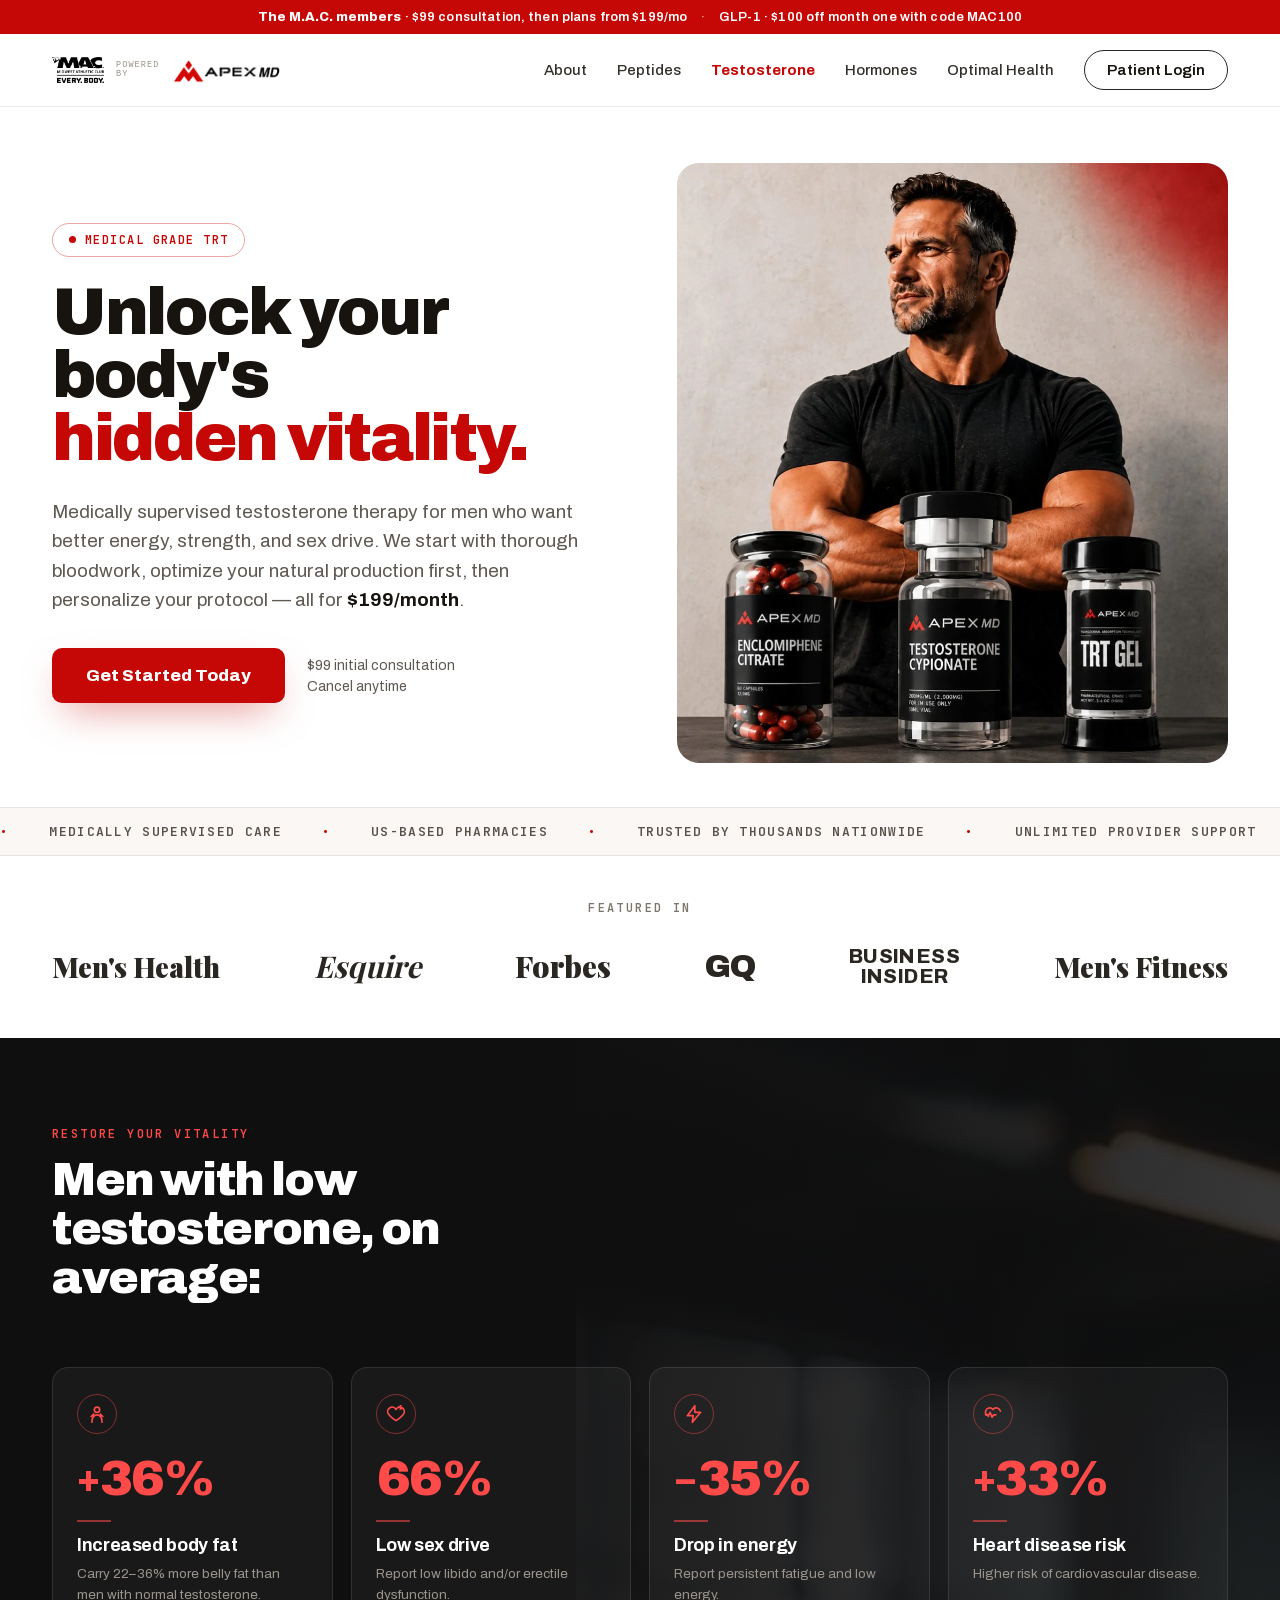
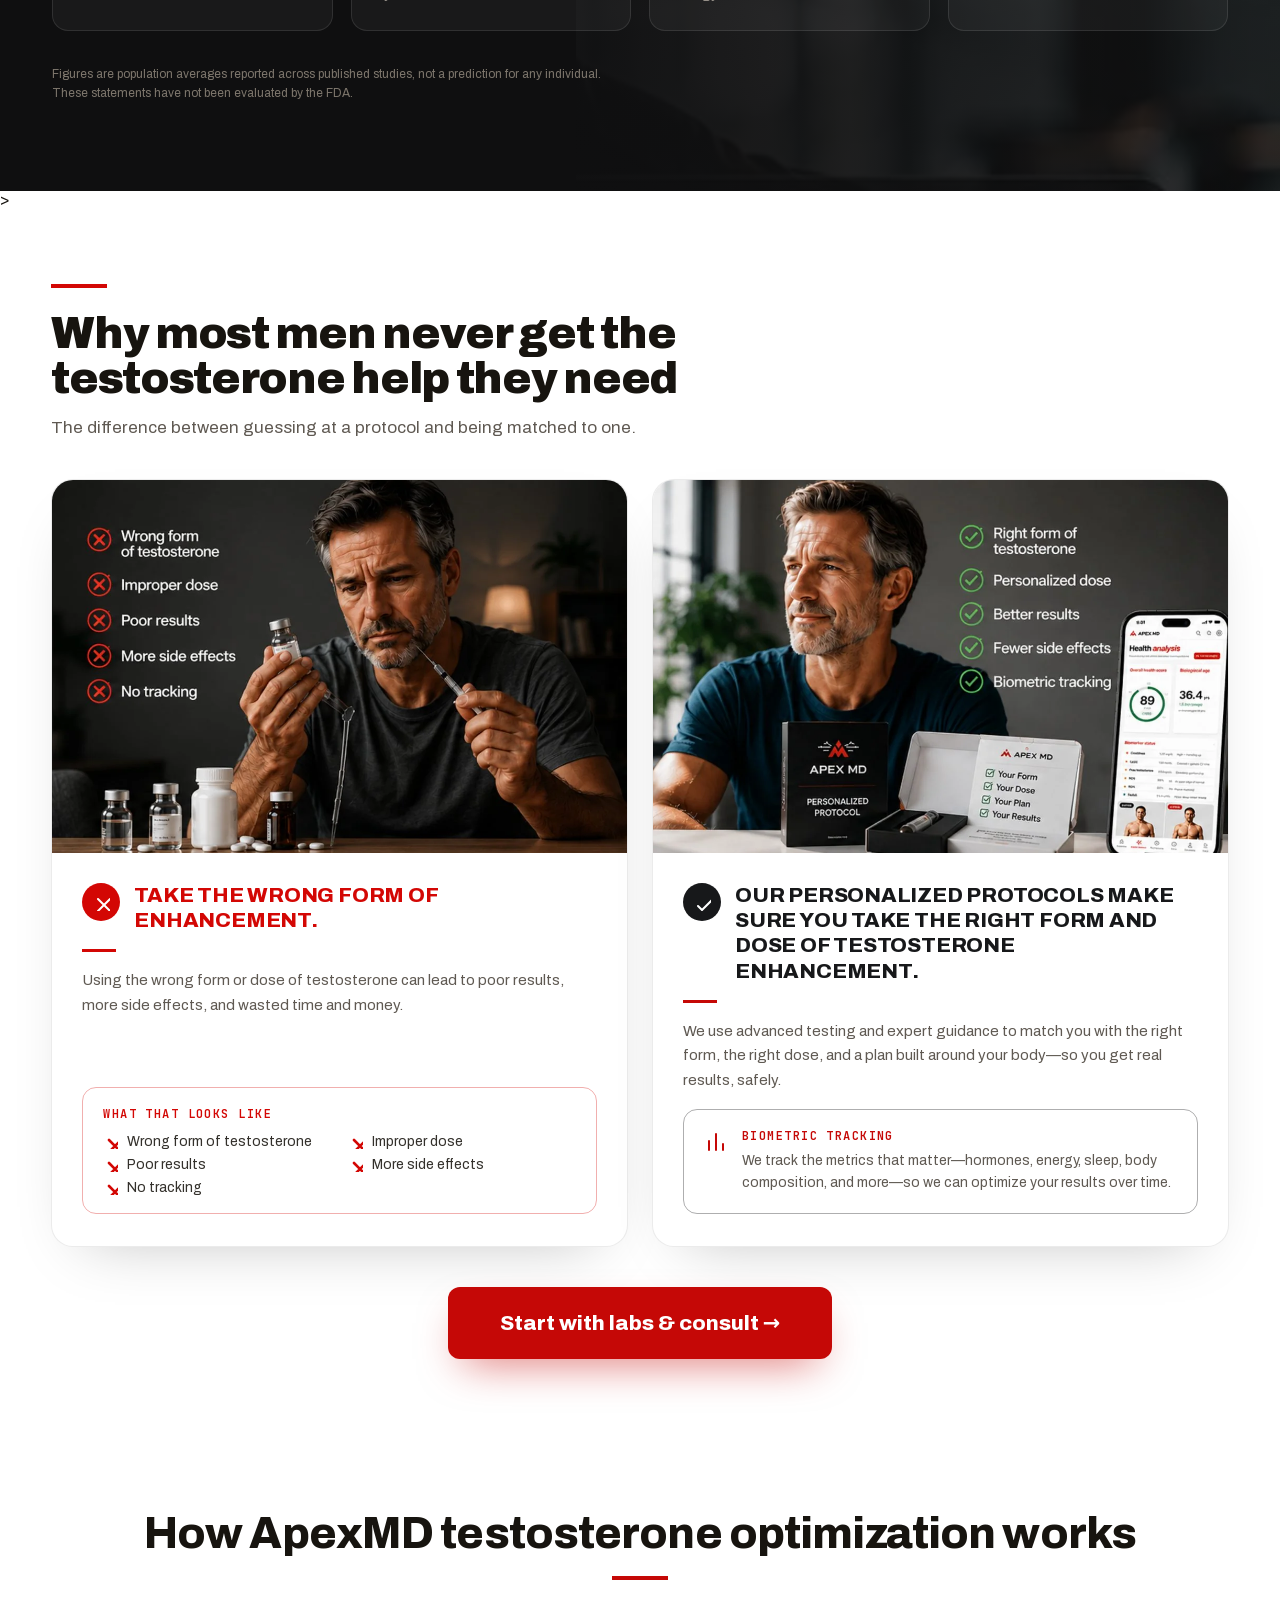
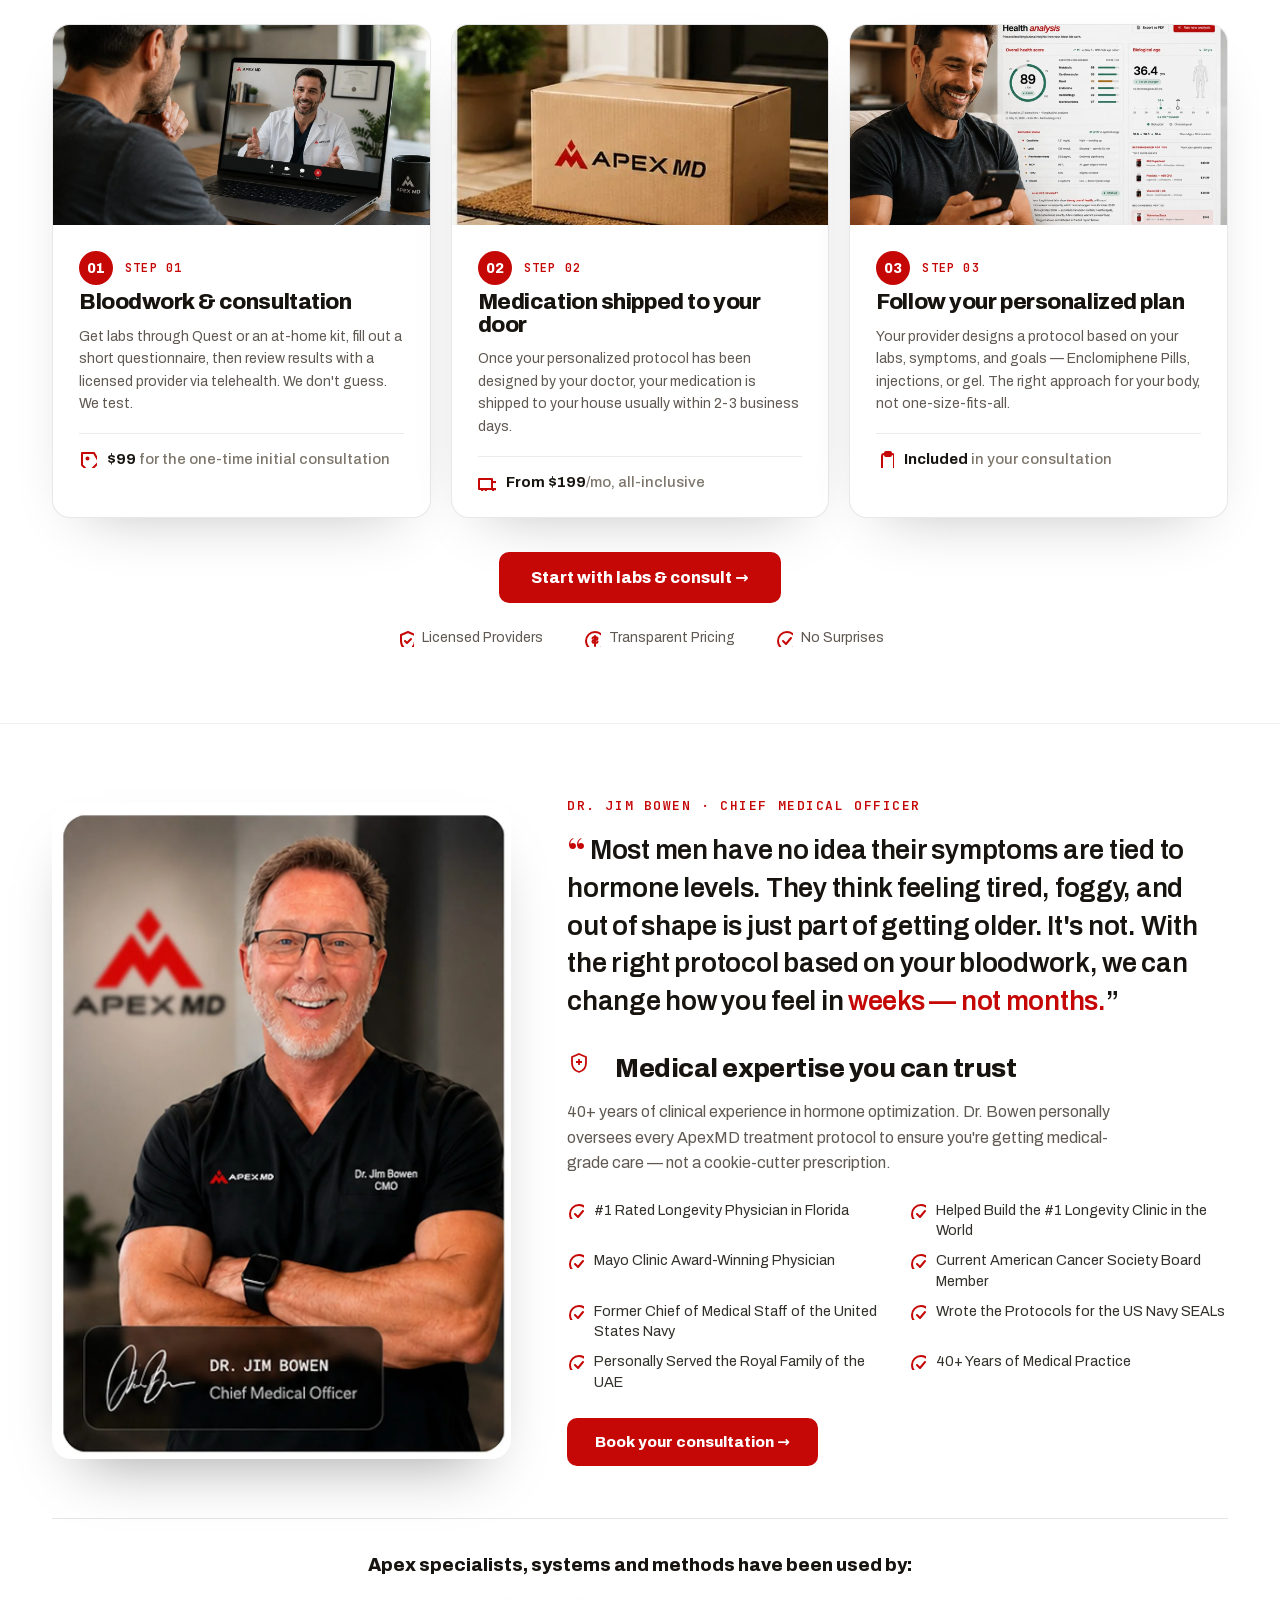
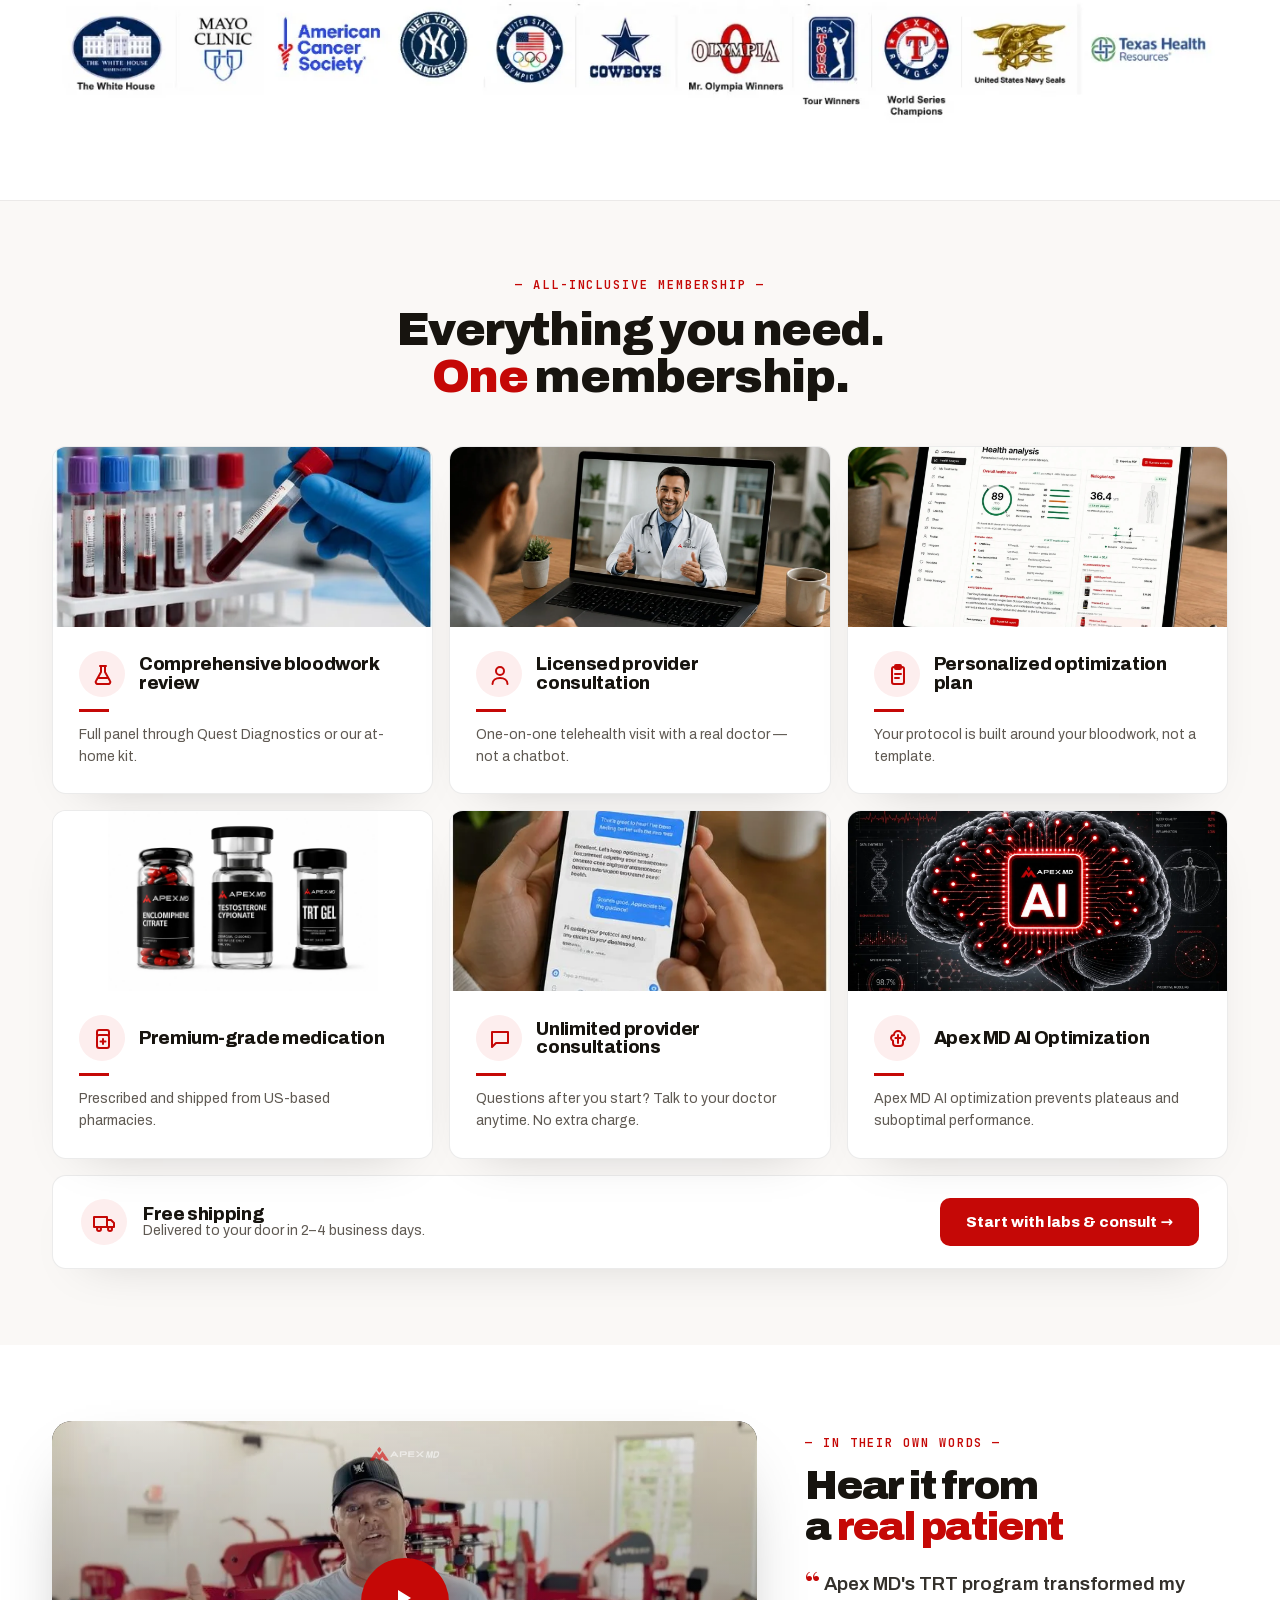
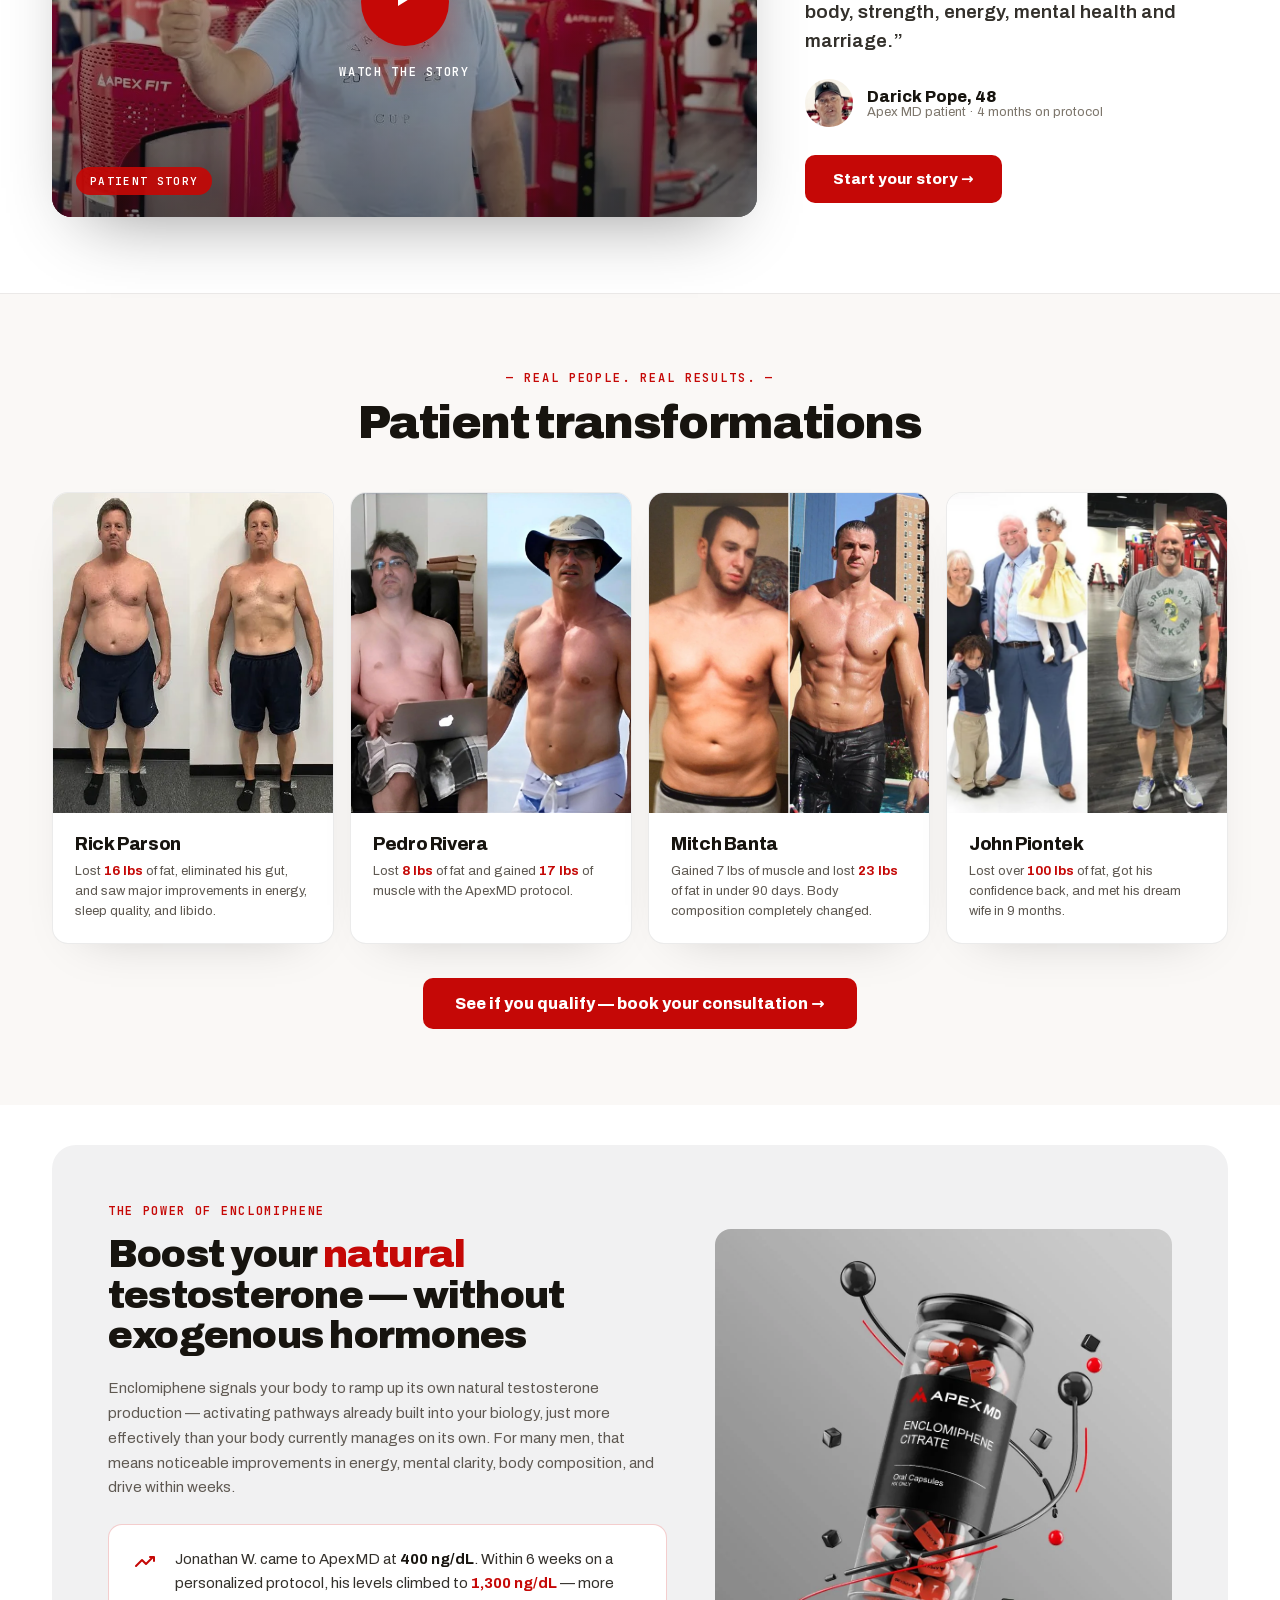
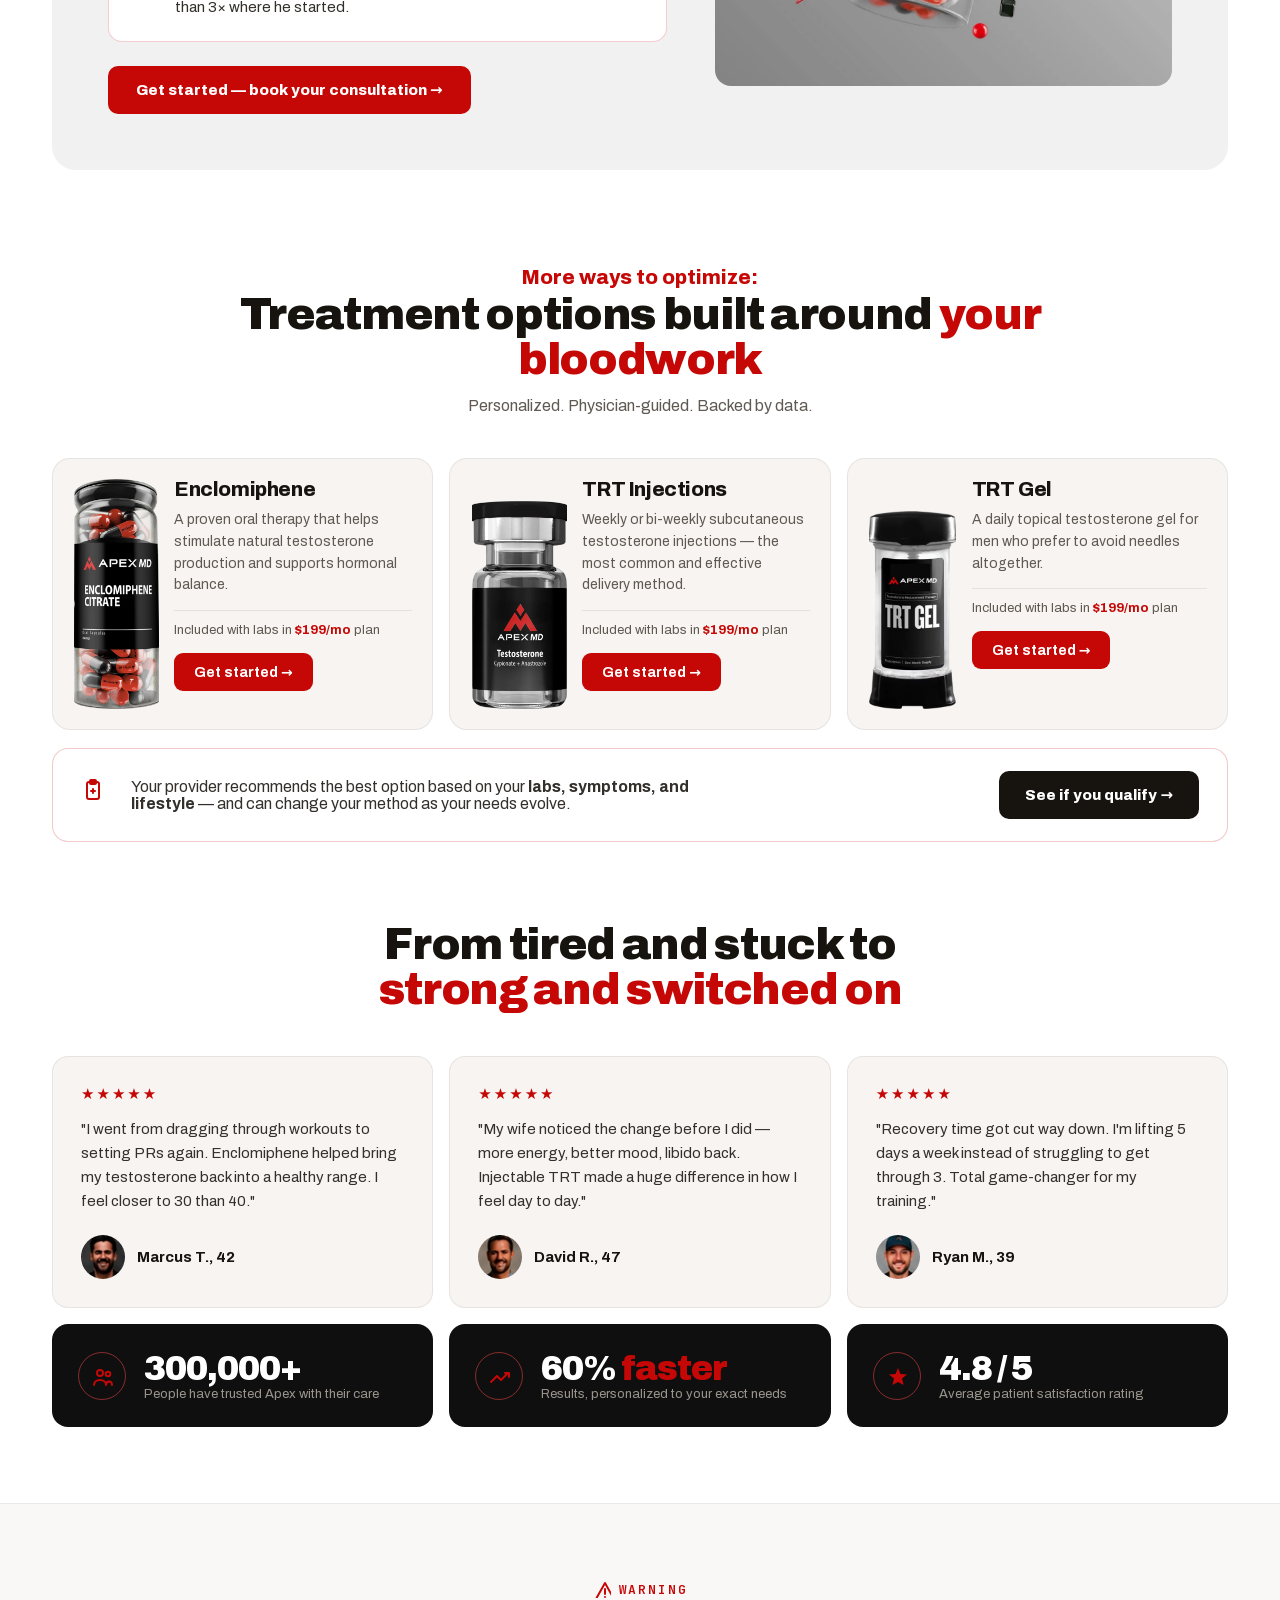
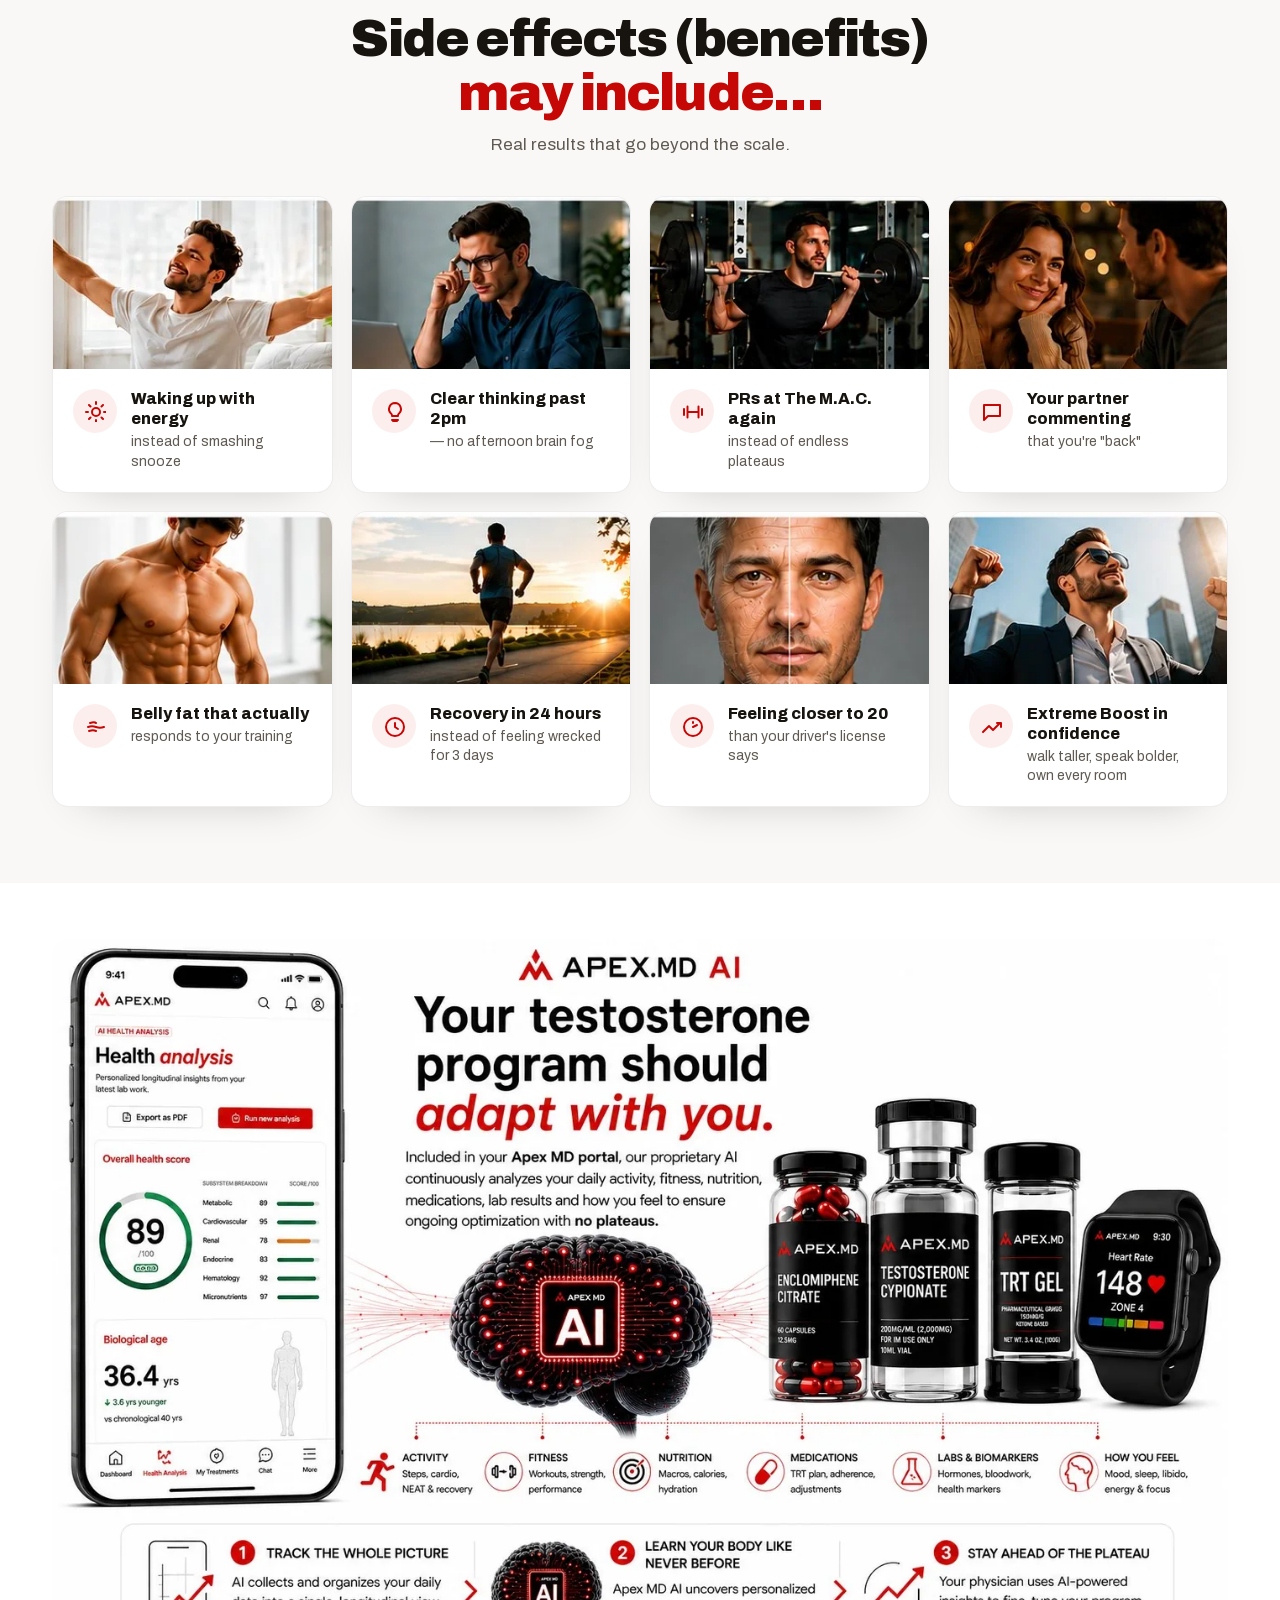
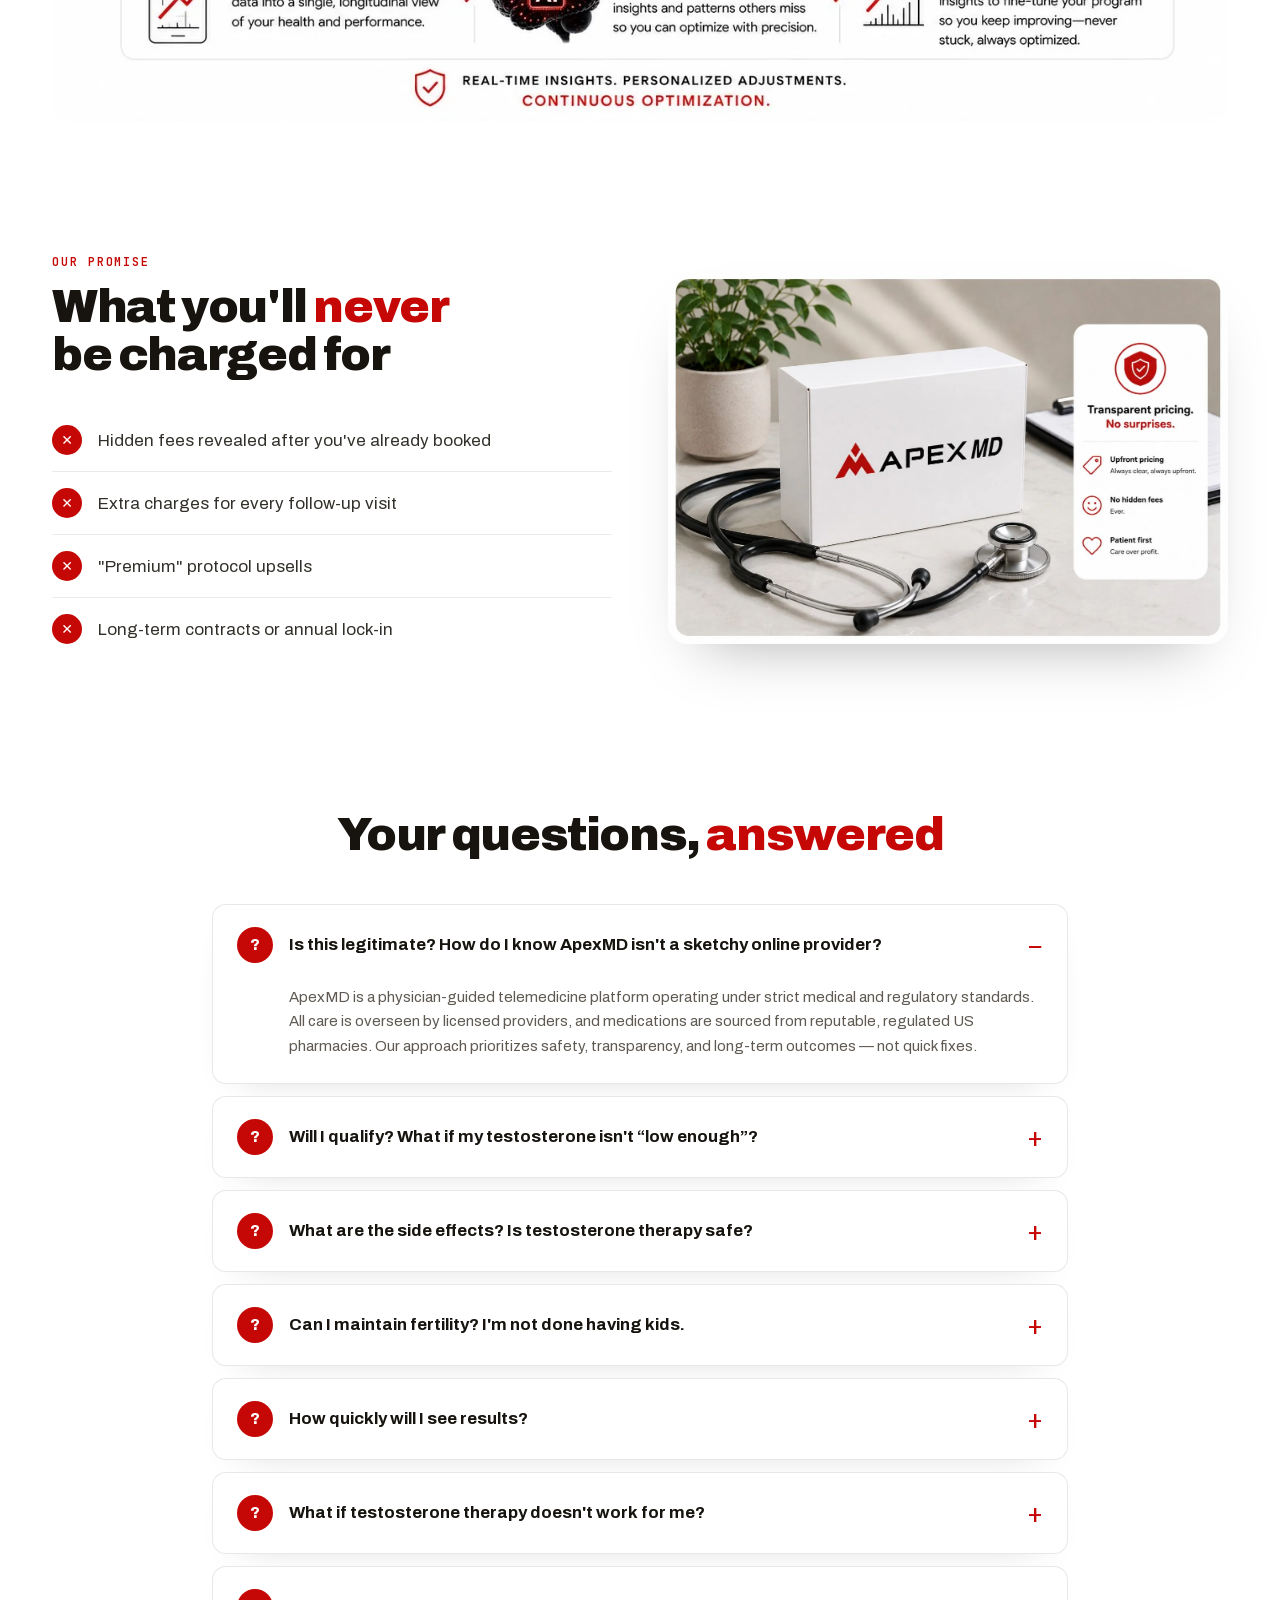
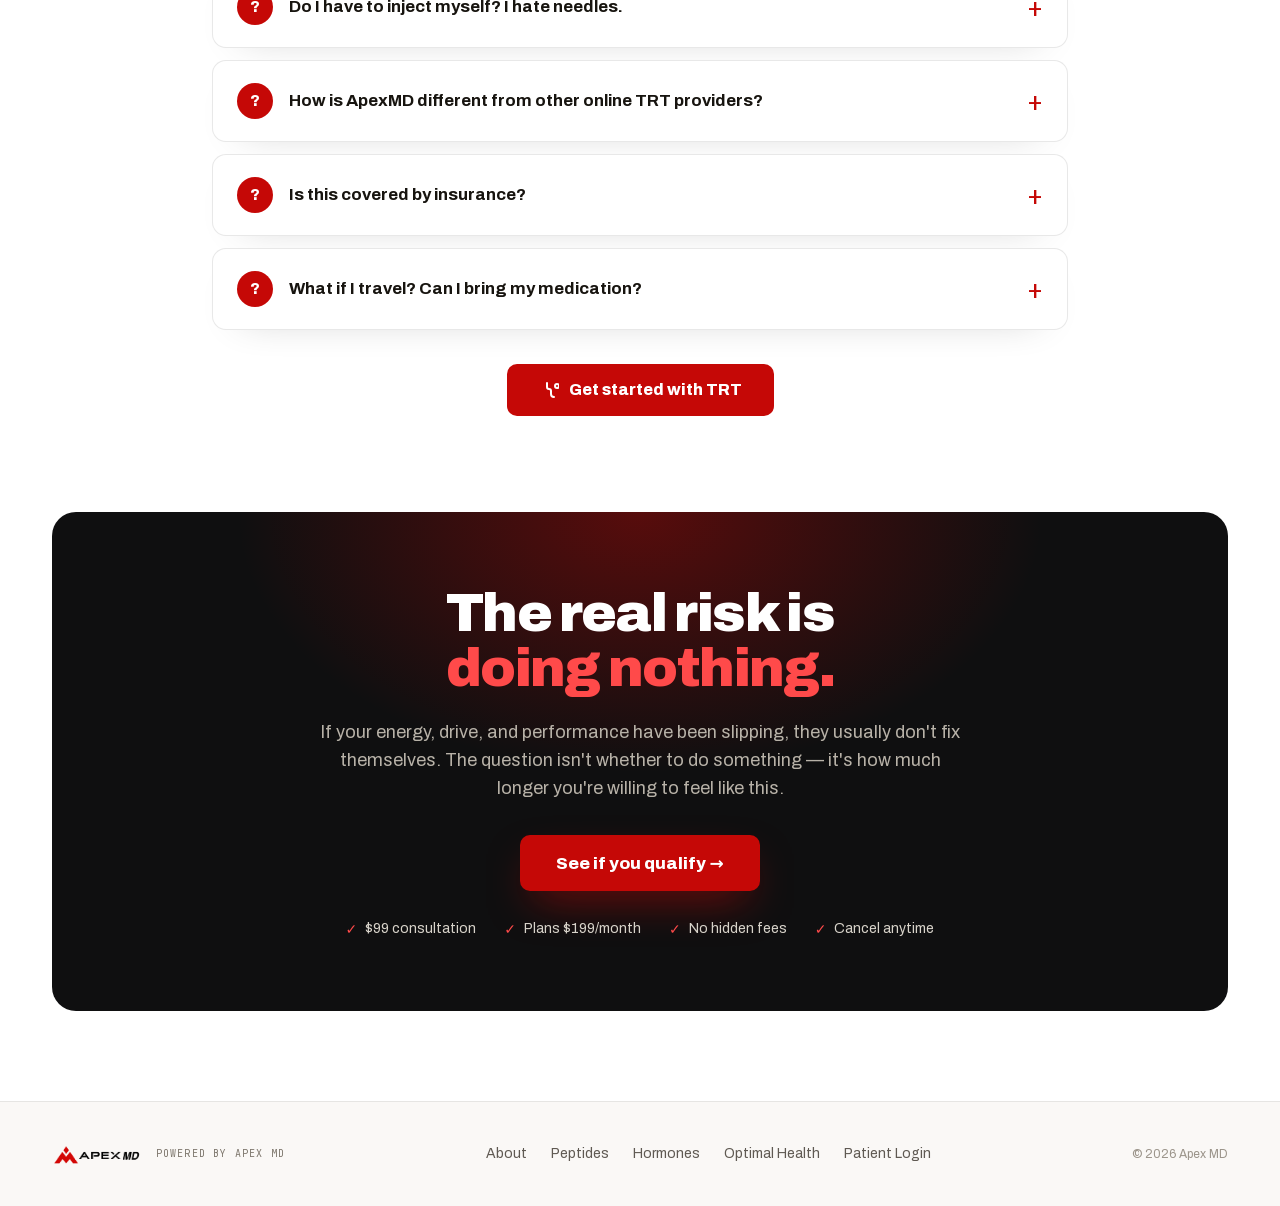
<file: testosterone.html>
<!DOCTYPE html>
<html><head>
<meta charset="utf-8">
<meta name="viewport" content="width=device-width, initial-scale=1">
<title>Testosterone Replacement — The M.A.C. × Apex MD</title>
<meta name="description" content="Physician-guided testosterone therapy for The M.A.C. members. Bloodwork first, natural production optimised first, then a protocol built for you. From $199/month on M.A.C. member pricing, after a $99 one-time consultation.">
<link rel="canonical" href="https://mac.apexmd.com/testosterone.html">
<meta property="og:type" content="website">
<meta property="og:title" content="Testosterone Replacement — The M.A.C. × Apex MD">
<meta property="og:description" content="Physician-guided testosterone therapy for The M.A.C. members. Bloodwork first, then a protocol built for you.">
<meta property="og:url" content="https://mac.apexmd.com/testosterone.html">
<link rel="icon" href="favicon.ico" sizes="any">
<link rel="icon" type="image/png" sizes="32x32" href="favicon-32.png">
<link rel="icon" type="image/png" sizes="16x16" href="favicon-16.png">
<link rel="apple-touch-icon" href="apple-touch-icon.png">
<script src="analytics.js"></script>
</head>
<body>
<!-- Google Tag Manager (noscript) -->
<noscript><iframe src="https://www.googletagmanager.com/ns.html?id=GTM-MVWKWK6D"
height="0" width="0" style="display:none;visibility:hidden"></iframe></noscript>
<!-- End Google Tag Manager (noscript) -->



<link rel="preconnect" href="https://fonts.googleapis.com">
<link rel="preconnect" href="https://fonts.gstatic.com" crossorigin="">
<style>/* vietnamese */
@font-face {
  font-family: 'Archivo';
  font-style: normal;
  font-weight: 400;
  font-stretch: 100%;
  font-display: swap;
  src: url("fonts/font-30fce89b.woff2") format('woff2');
  unicode-range: U+0102-0103, U+0110-0111, U+0128-0129, U+0168-0169, U+01A0-01A1, U+01AF-01B0, U+0300-0301, U+0303-0304, U+0308-0309, U+0323, U+0329, U+1EA0-1EF9, U+20AB;
}
/* latin-ext */
@font-face {
  font-family: 'Archivo';
  font-style: normal;
  font-weight: 400;
  font-stretch: 100%;
  font-display: swap;
  src: url("fonts/font-63d2961b.woff2") format('woff2');
  unicode-range: U+0100-02BA, U+02BD-02C5, U+02C7-02CC, U+02CE-02D7, U+02DD-02FF, U+0304, U+0308, U+0329, U+1D00-1DBF, U+1E00-1E9F, U+1EF2-1EFF, U+2020, U+20A0-20AB, U+20AD-20C0, U+2113, U+2C60-2C7F, U+A720-A7FF;
}
/* latin */
@font-face {
  font-family: 'Archivo';
  font-style: normal;
  font-weight: 400;
  font-stretch: 100%;
  font-display: swap;
  src: url("fonts/font-6e6ad8ad.woff2") format('woff2');
  unicode-range: U+0000-00FF, U+0131, U+0152-0153, U+02BB-02BC, U+02C6, U+02DA, U+02DC, U+0304, U+0308, U+0329, U+2000-206F, U+20AC, U+2122, U+2191, U+2193, U+2212, U+2215, U+FEFF, U+FFFD;
}
/* vietnamese */
@font-face {
  font-family: 'Archivo';
  font-style: normal;
  font-weight: 500;
  font-stretch: 100%;
  font-display: swap;
  src: url("fonts/font-30fce89b.woff2") format('woff2');
  unicode-range: U+0102-0103, U+0110-0111, U+0128-0129, U+0168-0169, U+01A0-01A1, U+01AF-01B0, U+0300-0301, U+0303-0304, U+0308-0309, U+0323, U+0329, U+1EA0-1EF9, U+20AB;
}
/* latin-ext */
@font-face {
  font-family: 'Archivo';
  font-style: normal;
  font-weight: 500;
  font-stretch: 100%;
  font-display: swap;
  src: url("fonts/font-63d2961b.woff2") format('woff2');
  unicode-range: U+0100-02BA, U+02BD-02C5, U+02C7-02CC, U+02CE-02D7, U+02DD-02FF, U+0304, U+0308, U+0329, U+1D00-1DBF, U+1E00-1E9F, U+1EF2-1EFF, U+2020, U+20A0-20AB, U+20AD-20C0, U+2113, U+2C60-2C7F, U+A720-A7FF;
}
/* latin */
@font-face {
  font-family: 'Archivo';
  font-style: normal;
  font-weight: 500;
  font-stretch: 100%;
  font-display: swap;
  src: url("fonts/font-6e6ad8ad.woff2") format('woff2');
  unicode-range: U+0000-00FF, U+0131, U+0152-0153, U+02BB-02BC, U+02C6, U+02DA, U+02DC, U+0304, U+0308, U+0329, U+2000-206F, U+20AC, U+2122, U+2191, U+2193, U+2212, U+2215, U+FEFF, U+FFFD;
}
/* vietnamese */
@font-face {
  font-family: 'Archivo';
  font-style: normal;
  font-weight: 600;
  font-stretch: 100%;
  font-display: swap;
  src: url("fonts/font-30fce89b.woff2") format('woff2');
  unicode-range: U+0102-0103, U+0110-0111, U+0128-0129, U+0168-0169, U+01A0-01A1, U+01AF-01B0, U+0300-0301, U+0303-0304, U+0308-0309, U+0323, U+0329, U+1EA0-1EF9, U+20AB;
}
/* latin-ext */
@font-face {
  font-family: 'Archivo';
  font-style: normal;
  font-weight: 600;
  font-stretch: 100%;
  font-display: swap;
  src: url("fonts/font-63d2961b.woff2") format('woff2');
  unicode-range: U+0100-02BA, U+02BD-02C5, U+02C7-02CC, U+02CE-02D7, U+02DD-02FF, U+0304, U+0308, U+0329, U+1D00-1DBF, U+1E00-1E9F, U+1EF2-1EFF, U+2020, U+20A0-20AB, U+20AD-20C0, U+2113, U+2C60-2C7F, U+A720-A7FF;
}
/* latin */
@font-face {
  font-family: 'Archivo';
  font-style: normal;
  font-weight: 600;
  font-stretch: 100%;
  font-display: swap;
  src: url("fonts/font-6e6ad8ad.woff2") format('woff2');
  unicode-range: U+0000-00FF, U+0131, U+0152-0153, U+02BB-02BC, U+02C6, U+02DA, U+02DC, U+0304, U+0308, U+0329, U+2000-206F, U+20AC, U+2122, U+2191, U+2193, U+2212, U+2215, U+FEFF, U+FFFD;
}
/* vietnamese */
@font-face {
  font-family: 'Archivo';
  font-style: normal;
  font-weight: 700;
  font-stretch: 100%;
  font-display: swap;
  src: url("fonts/font-30fce89b.woff2") format('woff2');
  unicode-range: U+0102-0103, U+0110-0111, U+0128-0129, U+0168-0169, U+01A0-01A1, U+01AF-01B0, U+0300-0301, U+0303-0304, U+0308-0309, U+0323, U+0329, U+1EA0-1EF9, U+20AB;
}
/* latin-ext */
@font-face {
  font-family: 'Archivo';
  font-style: normal;
  font-weight: 700;
  font-stretch: 100%;
  font-display: swap;
  src: url("fonts/font-63d2961b.woff2") format('woff2');
  unicode-range: U+0100-02BA, U+02BD-02C5, U+02C7-02CC, U+02CE-02D7, U+02DD-02FF, U+0304, U+0308, U+0329, U+1D00-1DBF, U+1E00-1E9F, U+1EF2-1EFF, U+2020, U+20A0-20AB, U+20AD-20C0, U+2113, U+2C60-2C7F, U+A720-A7FF;
}
/* latin */
@font-face {
  font-family: 'Archivo';
  font-style: normal;
  font-weight: 700;
  font-stretch: 100%;
  font-display: swap;
  src: url("fonts/font-6e6ad8ad.woff2") format('woff2');
  unicode-range: U+0000-00FF, U+0131, U+0152-0153, U+02BB-02BC, U+02C6, U+02DA, U+02DC, U+0304, U+0308, U+0329, U+2000-206F, U+20AC, U+2122, U+2191, U+2193, U+2212, U+2215, U+FEFF, U+FFFD;
}
/* vietnamese */
@font-face {
  font-family: 'Archivo';
  font-style: normal;
  font-weight: 800;
  font-stretch: 100%;
  font-display: swap;
  src: url("fonts/font-30fce89b.woff2") format('woff2');
  unicode-range: U+0102-0103, U+0110-0111, U+0128-0129, U+0168-0169, U+01A0-01A1, U+01AF-01B0, U+0300-0301, U+0303-0304, U+0308-0309, U+0323, U+0329, U+1EA0-1EF9, U+20AB;
}
/* latin-ext */
@font-face {
  font-family: 'Archivo';
  font-style: normal;
  font-weight: 800;
  font-stretch: 100%;
  font-display: swap;
  src: url("fonts/font-63d2961b.woff2") format('woff2');
  unicode-range: U+0100-02BA, U+02BD-02C5, U+02C7-02CC, U+02CE-02D7, U+02DD-02FF, U+0304, U+0308, U+0329, U+1D00-1DBF, U+1E00-1E9F, U+1EF2-1EFF, U+2020, U+20A0-20AB, U+20AD-20C0, U+2113, U+2C60-2C7F, U+A720-A7FF;
}
/* latin */
@font-face {
  font-family: 'Archivo';
  font-style: normal;
  font-weight: 800;
  font-stretch: 100%;
  font-display: swap;
  src: url("fonts/font-6e6ad8ad.woff2") format('woff2');
  unicode-range: U+0000-00FF, U+0131, U+0152-0153, U+02BB-02BC, U+02C6, U+02DA, U+02DC, U+0304, U+0308, U+0329, U+2000-206F, U+20AC, U+2122, U+2191, U+2193, U+2212, U+2215, U+FEFF, U+FFFD;
}
/* vietnamese */
@font-face {
  font-family: 'Archivo';
  font-style: normal;
  font-weight: 900;
  font-stretch: 100%;
  font-display: swap;
  src: url("fonts/font-30fce89b.woff2") format('woff2');
  unicode-range: U+0102-0103, U+0110-0111, U+0128-0129, U+0168-0169, U+01A0-01A1, U+01AF-01B0, U+0300-0301, U+0303-0304, U+0308-0309, U+0323, U+0329, U+1EA0-1EF9, U+20AB;
}
/* latin-ext */
@font-face {
  font-family: 'Archivo';
  font-style: normal;
  font-weight: 900;
  font-stretch: 100%;
  font-display: swap;
  src: url("fonts/font-63d2961b.woff2") format('woff2');
  unicode-range: U+0100-02BA, U+02BD-02C5, U+02C7-02CC, U+02CE-02D7, U+02DD-02FF, U+0304, U+0308, U+0329, U+1D00-1DBF, U+1E00-1E9F, U+1EF2-1EFF, U+2020, U+20A0-20AB, U+20AD-20C0, U+2113, U+2C60-2C7F, U+A720-A7FF;
}
/* latin */
@font-face {
  font-family: 'Archivo';
  font-style: normal;
  font-weight: 900;
  font-stretch: 100%;
  font-display: swap;
  src: url("fonts/font-6e6ad8ad.woff2") format('woff2');
  unicode-range: U+0000-00FF, U+0131, U+0152-0153, U+02BB-02BC, U+02C6, U+02DA, U+02DC, U+0304, U+0308, U+0329, U+2000-206F, U+20AC, U+2122, U+2191, U+2193, U+2212, U+2215, U+FEFF, U+FFFD;
}
/* cyrillic-ext */
@font-face {
  font-family: 'JetBrains Mono';
  font-style: normal;
  font-weight: 400;
  font-display: swap;
  src: url("fonts/font-2ef2a489.woff2") format('woff2');
  unicode-range: U+0460-052F, U+1C80-1C8A, U+20B4, U+2DE0-2DFF, U+A640-A69F, U+FE2E-FE2F;
}
/* cyrillic */
@font-face {
  font-family: 'JetBrains Mono';
  font-style: normal;
  font-weight: 400;
  font-display: swap;
  src: url("fonts/font-6cc752a2.woff2") format('woff2');
  unicode-range: U+0301, U+0400-045F, U+0490-0491, U+04B0-04B1, U+2116;
}
/* greek */
@font-face {
  font-family: 'JetBrains Mono';
  font-style: normal;
  font-weight: 400;
  font-display: swap;
  src: url("fonts/font-3e7d004f.woff2") format('woff2');
  unicode-range: U+0370-0377, U+037A-037F, U+0384-038A, U+038C, U+038E-03A1, U+03A3-03FF;
}
/* vietnamese */
@font-face {
  font-family: 'JetBrains Mono';
  font-style: normal;
  font-weight: 400;
  font-display: swap;
  src: url("fonts/font-72a7f52e.woff2") format('woff2');
  unicode-range: U+0102-0103, U+0110-0111, U+0128-0129, U+0168-0169, U+01A0-01A1, U+01AF-01B0, U+0300-0301, U+0303-0304, U+0308-0309, U+0323, U+0329, U+1EA0-1EF9, U+20AB;
}
/* latin-ext */
@font-face {
  font-family: 'JetBrains Mono';
  font-style: normal;
  font-weight: 400;
  font-display: swap;
  src: url("fonts/font-28e9ce6d.woff2") format('woff2');
  unicode-range: U+0100-02BA, U+02BD-02C5, U+02C7-02CC, U+02CE-02D7, U+02DD-02FF, U+0304, U+0308, U+0329, U+1D00-1DBF, U+1E00-1E9F, U+1EF2-1EFF, U+2020, U+20A0-20AB, U+20AD-20C0, U+2113, U+2C60-2C7F, U+A720-A7FF;
}
/* latin */
@font-face {
  font-family: 'JetBrains Mono';
  font-style: normal;
  font-weight: 400;
  font-display: swap;
  src: url("fonts/font-f0a7b1b8.woff2") format('woff2');
  unicode-range: U+0000-00FF, U+0131, U+0152-0153, U+02BB-02BC, U+02C6, U+02DA, U+02DC, U+0304, U+0308, U+0329, U+2000-206F, U+20AC, U+2122, U+2191, U+2193, U+2212, U+2215, U+FEFF, U+FFFD;
}
/* cyrillic-ext */
@font-face {
  font-family: 'JetBrains Mono';
  font-style: normal;
  font-weight: 500;
  font-display: swap;
  src: url("fonts/font-2ef2a489.woff2") format('woff2');
  unicode-range: U+0460-052F, U+1C80-1C8A, U+20B4, U+2DE0-2DFF, U+A640-A69F, U+FE2E-FE2F;
}
/* cyrillic */
@font-face {
  font-family: 'JetBrains Mono';
  font-style: normal;
  font-weight: 500;
  font-display: swap;
  src: url("fonts/font-6cc752a2.woff2") format('woff2');
  unicode-range: U+0301, U+0400-045F, U+0490-0491, U+04B0-04B1, U+2116;
}
/* greek */
@font-face {
  font-family: 'JetBrains Mono';
  font-style: normal;
  font-weight: 500;
  font-display: swap;
  src: url("fonts/font-3e7d004f.woff2") format('woff2');
  unicode-range: U+0370-0377, U+037A-037F, U+0384-038A, U+038C, U+038E-03A1, U+03A3-03FF;
}
/* vietnamese */
@font-face {
  font-family: 'JetBrains Mono';
  font-style: normal;
  font-weight: 500;
  font-display: swap;
  src: url("fonts/font-72a7f52e.woff2") format('woff2');
  unicode-range: U+0102-0103, U+0110-0111, U+0128-0129, U+0168-0169, U+01A0-01A1, U+01AF-01B0, U+0300-0301, U+0303-0304, U+0308-0309, U+0323, U+0329, U+1EA0-1EF9, U+20AB;
}
/* latin-ext */
@font-face {
  font-family: 'JetBrains Mono';
  font-style: normal;
  font-weight: 500;
  font-display: swap;
  src: url("fonts/font-28e9ce6d.woff2") format('woff2');
  unicode-range: U+0100-02BA, U+02BD-02C5, U+02C7-02CC, U+02CE-02D7, U+02DD-02FF, U+0304, U+0308, U+0329, U+1D00-1DBF, U+1E00-1E9F, U+1EF2-1EFF, U+2020, U+20A0-20AB, U+20AD-20C0, U+2113, U+2C60-2C7F, U+A720-A7FF;
}
/* latin */
@font-face {
  font-family: 'JetBrains Mono';
  font-style: normal;
  font-weight: 500;
  font-display: swap;
  src: url("fonts/font-f0a7b1b8.woff2") format('woff2');
  unicode-range: U+0000-00FF, U+0131, U+0152-0153, U+02BB-02BC, U+02C6, U+02DA, U+02DC, U+0304, U+0308, U+0329, U+2000-206F, U+20AC, U+2122, U+2191, U+2193, U+2212, U+2215, U+FEFF, U+FFFD;
}
/* cyrillic-ext */
@font-face {
  font-family: 'JetBrains Mono';
  font-style: normal;
  font-weight: 600;
  font-display: swap;
  src: url("fonts/font-2ef2a489.woff2") format('woff2');
  unicode-range: U+0460-052F, U+1C80-1C8A, U+20B4, U+2DE0-2DFF, U+A640-A69F, U+FE2E-FE2F;
}
/* cyrillic */
@font-face {
  font-family: 'JetBrains Mono';
  font-style: normal;
  font-weight: 600;
  font-display: swap;
  src: url("fonts/font-6cc752a2.woff2") format('woff2');
  unicode-range: U+0301, U+0400-045F, U+0490-0491, U+04B0-04B1, U+2116;
}
/* greek */
@font-face {
  font-family: 'JetBrains Mono';
  font-style: normal;
  font-weight: 600;
  font-display: swap;
  src: url("fonts/font-3e7d004f.woff2") format('woff2');
  unicode-range: U+0370-0377, U+037A-037F, U+0384-038A, U+038C, U+038E-03A1, U+03A3-03FF;
}
/* vietnamese */
@font-face {
  font-family: 'JetBrains Mono';
  font-style: normal;
  font-weight: 600;
  font-display: swap;
  src: url("fonts/font-72a7f52e.woff2") format('woff2');
  unicode-range: U+0102-0103, U+0110-0111, U+0128-0129, U+0168-0169, U+01A0-01A1, U+01AF-01B0, U+0300-0301, U+0303-0304, U+0308-0309, U+0323, U+0329, U+1EA0-1EF9, U+20AB;
}
/* latin-ext */
@font-face {
  font-family: 'JetBrains Mono';
  font-style: normal;
  font-weight: 600;
  font-display: swap;
  src: url("fonts/font-28e9ce6d.woff2") format('woff2');
  unicode-range: U+0100-02BA, U+02BD-02C5, U+02C7-02CC, U+02CE-02D7, U+02DD-02FF, U+0304, U+0308, U+0329, U+1D00-1DBF, U+1E00-1E9F, U+1EF2-1EFF, U+2020, U+20A0-20AB, U+20AD-20C0, U+2113, U+2C60-2C7F, U+A720-A7FF;
}
/* latin */
@font-face {
  font-family: 'JetBrains Mono';
  font-style: normal;
  font-weight: 600;
  font-display: swap;
  src: url("fonts/font-f0a7b1b8.woff2") format('woff2');
  unicode-range: U+0000-00FF, U+0131, U+0152-0153, U+02BB-02BC, U+02C6, U+02DA, U+02DC, U+0304, U+0308, U+0329, U+2000-206F, U+20AC, U+2122, U+2191, U+2193, U+2212, U+2215, U+FEFF, U+FFFD;
}
/* cyrillic */
@font-face {
  font-family: 'Playfair Display';
  font-style: normal;
  font-weight: 700;
  font-display: swap;
  src: url("fonts/font-e323f6af.woff2") format('woff2');
  unicode-range: U+0301, U+0400-045F, U+0490-0491, U+04B0-04B1, U+2116;
}
/* vietnamese */
@font-face {
  font-family: 'Playfair Display';
  font-style: normal;
  font-weight: 700;
  font-display: swap;
  src: url("fonts/font-b12956c8.woff2") format('woff2');
  unicode-range: U+0102-0103, U+0110-0111, U+0128-0129, U+0168-0169, U+01A0-01A1, U+01AF-01B0, U+0300-0301, U+0303-0304, U+0308-0309, U+0323, U+0329, U+1EA0-1EF9, U+20AB;
}
/* latin-ext */
@font-face {
  font-family: 'Playfair Display';
  font-style: normal;
  font-weight: 700;
  font-display: swap;
  src: url("fonts/font-6f044f32.woff2") format('woff2');
  unicode-range: U+0100-02BA, U+02BD-02C5, U+02C7-02CC, U+02CE-02D7, U+02DD-02FF, U+0304, U+0308, U+0329, U+1D00-1DBF, U+1E00-1E9F, U+1EF2-1EFF, U+2020, U+20A0-20AB, U+20AD-20C0, U+2113, U+2C60-2C7F, U+A720-A7FF;
}
/* latin */
@font-face {
  font-family: 'Playfair Display';
  font-style: normal;
  font-weight: 700;
  font-display: swap;
  src: url("fonts/font-dc4c4d5e.woff2") format('woff2');
  unicode-range: U+0000-00FF, U+0131, U+0152-0153, U+02BB-02BC, U+02C6, U+02DA, U+02DC, U+0304, U+0308, U+0329, U+2000-206F, U+20AC, U+2122, U+2191, U+2193, U+2212, U+2215, U+FEFF, U+FFFD;
}
/* cyrillic */
@font-face {
  font-family: 'Playfair Display';
  font-style: normal;
  font-weight: 900;
  font-display: swap;
  src: url("fonts/font-e323f6af.woff2") format('woff2');
  unicode-range: U+0301, U+0400-045F, U+0490-0491, U+04B0-04B1, U+2116;
}
/* vietnamese */
@font-face {
  font-family: 'Playfair Display';
  font-style: normal;
  font-weight: 900;
  font-display: swap;
  src: url("fonts/font-b12956c8.woff2") format('woff2');
  unicode-range: U+0102-0103, U+0110-0111, U+0128-0129, U+0168-0169, U+01A0-01A1, U+01AF-01B0, U+0300-0301, U+0303-0304, U+0308-0309, U+0323, U+0329, U+1EA0-1EF9, U+20AB;
}
/* latin-ext */
@font-face {
  font-family: 'Playfair Display';
  font-style: normal;
  font-weight: 900;
  font-display: swap;
  src: url("fonts/font-6f044f32.woff2") format('woff2');
  unicode-range: U+0100-02BA, U+02BD-02C5, U+02C7-02CC, U+02CE-02D7, U+02DD-02FF, U+0304, U+0308, U+0329, U+1D00-1DBF, U+1E00-1E9F, U+1EF2-1EFF, U+2020, U+20A0-20AB, U+20AD-20C0, U+2113, U+2C60-2C7F, U+A720-A7FF;
}
/* latin */
@font-face {
  font-family: 'Playfair Display';
  font-style: normal;
  font-weight: 900;
  font-display: swap;
  src: url("fonts/font-dc4c4d5e.woff2") format('woff2');
  unicode-range: U+0000-00FF, U+0131, U+0152-0153, U+02BB-02BC, U+02C6, U+02DA, U+02DC, U+0304, U+0308, U+0329, U+2000-206F, U+20AC, U+2122, U+2191, U+2193, U+2212, U+2215, U+FEFF, U+FFFD;
}

  .mac-lockup{flex:0 0 auto}
  .mac-lockup>img,.mac-lockup__by{flex:0 0 auto;max-width:none}
  .mac-lockup__mac{height:26px;width:auto;display:block}
  .mac-lockup__apex{height:30px;width:auto;display:block}
  @media (max-width:1040px){.mac-lockup__mac{height:22px}.mac-lockup__apex{height:25px}}
  .trt-faq__q:hover{background:#faf8f6}

  /* ---------- Responsive pass ----------
     The export was authored at a fixed 1200px (min-width on the page wrapper)
     and every column is an inline grid-template-columns, so on a phone the
     whole page needed horizontal scrolling. Nothing here uses fixed pixel
     widths, so the grids collapse cleanly; these rules have to be !important
     because the originals are inline styles. */
  @media (max-width: 1240px) {
    .trt-page { min-width: 0 !important; }
  }
  @media (max-width: 1000px) {
    .trt-page [style*="grid-template-columns"] { grid-template-columns: repeat(2, minmax(0,1fr)) !important; }
    .trt-page header nav { flex-wrap: wrap !important; gap: 16px !important; font-size: 14px !important; }
  }
  @media (max-width: 720px) {
    .trt-page [style*="grid-template-columns"] { grid-template-columns: 1fr !important; gap: 26px !important; }
    .trt-page section { padding-left: 20px !important; padding-right: 20px !important; }
    .trt-page h1 { font-size: 40px !important; }
    .trt-page h2 { font-size: 30px !important; }
    .trt-page h3 { font-size: 19px !important; }
    /* the 50px stat numerals and 46-54px display type */
    .trt-page [style*="font-size:50px"],
    .trt-page [style*="font-size:54px"],
    .trt-page [style*="font-size:46px"] { font-size: 32px !important; }
    .trt-page [style*="display:flex"] { flex-wrap: wrap; }
    /* NOT a blanket `img{height:auto}` -- that overrode the lockup marks
       and blew both logos up to full-screen width on a phone. */
    .trt-page img { max-width: 100%; }
    .trt-page .mac-lockup__mac { height: 20px !important; width: auto !important; }
    .trt-page .mac-lockup__apex   { height: 23px !important; width: auto !important; }
    .trt-page .mac-lockup { gap: 8px !important; }
    .trt-page .trt-faq__a { padding-left: 24px !important; }
  }
  @media (max-width: 420px) {
    .trt-page h1 { font-size: 33px !important; }
    .trt-page h2 { font-size: 25px !important; }
  }

  /* ---------- KPI row (stats band) ----------
     Four headline figures, so a KPI row of stat tiles rather than a chart.
     Deliberately NO shared 0-100 bar across the four: "+36%" is a relative
     increase and "66%" is a share of men surveyed, so putting them on one
     track would imply a comparability that is not there. The motion carries
     the dynamism instead. Bright red (#FF4A4A) because this band is dark --
     the deep #C50806 is the on-light tone. */
  .trt-kpis__kicker{font-family:'JetBrains Mono',monospace;font-size:12px;letter-spacing:0.2em;
    text-transform:uppercase;color:#FF4A4A;margin-bottom:14px;font-weight:600}
  .trt-kpis__title{font-size:46px;font-weight:900;letter-spacing:-0.03em;color:#fff;
    max-width:16ch;line-height:1.06;margin-bottom:18px}
  .trt-kpis__underline{display:block;width:56px;height:3px;background:#FF4A4A;margin-bottom:44px;
    transition:width .7s cubic-bezier(.22,.8,.3,1) .1s}
  .trt-kpis.is-in .trt-kpis__underline{width:56px}
  .trt-kpis__row{display:grid;grid-template-columns:repeat(4,minmax(0,1fr));gap:18px}

  .trt-kpi{background:rgba(255,255,255,0.045);border:1px solid rgba(255,255,255,0.10);
    border-radius:16px;padding:26px 24px 24px;
    transition:opacity .6s ease, transform .6s cubic-bezier(.22,.8,.3,1), border-color .25s ease}
  /* The hidden start state applies ONLY once JS has armed it (.is-armed). If the
     script never runs, the cards must still be readable rather than invisible. */
  .trt-kpis.is-armed .trt-kpi{opacity:0;transform:translateY(18px)}
  .trt-kpis.is-armed .trt-kpis__underline{width:0}
  .trt-kpis.is-armed .trt-kpi__rule{width:0}
  .trt-kpis.is-in .trt-kpi{opacity:1;transform:none}
  .trt-kpi:hover{border-color:rgba(255, 74, 74,0.45)}
  .trt-kpi__ico{display:flex;align-items:center;justify-content:center;width:40px;height:40px;
    border-radius:50%;border:1px solid rgba(255, 74, 74,0.45);margin-bottom:20px}
  .trt-kpi__ico svg{width:20px;height:20px;stroke:#FF4A4A;fill:none;stroke-width:2;
    stroke-linecap:round;stroke-linejoin:round}
  /* proportional figures: tabular-nums makes a display-size number look loose */
  .trt-kpi__val{font-size:50px;font-weight:900;color:#FF4A4A;letter-spacing:-0.03em;
    line-height:1;margin:0;font-variant-numeric:proportional-nums}
  .trt-kpi__sign{font-size:0.72em;vertical-align:0.12em;margin-right:1px}
  .trt-kpi__rule{display:block;width:34px;height:2px;background:rgba(255, 74, 74,0.55);
    margin:16px 0 14px;transition:width .8s cubic-bezier(.22,.8,.3,1)}
  .trt-kpis.is-in .trt-kpi__rule{width:34px}
  .trt-kpi__label{font-weight:700;font-size:18px;color:#fff;margin:0 0 8px}
  .trt-kpi__desc{font-size:13.5px;line-height:1.6;color:#9a948c;margin:0}
  .trt-kpis__foot{margin:34px 0 0;font-size:12px;line-height:1.6;color:#7d766c;max-width:70ch}

  @media (max-width:1000px){ .trt-kpis__row{grid-template-columns:repeat(2,minmax(0,1fr))} }
  @media (max-width:720px){
    .trt-kpis__row{grid-template-columns:1fr}
    .trt-kpis__title{font-size:30px}
    .trt-kpi__val{font-size:40px}
  }
  @media (prefers-reduced-motion: reduce){
    .trt-kpi{opacity:1;transform:none;transition:none}
    .trt-kpis__underline{width:56px;transition:none}
    .trt-kpi__rule{width:34px;transition:none}
  }

  .trt-offerbar{
    display:flex;align-items:center;justify-content:center;flex-wrap:wrap;gap:8px 14px;
    background:#C50806;color:#fff;padding:10px 20px;
    font-family:'Archivo',sans-serif;font-size:13px;font-weight:600;letter-spacing:.01em;text-align:center}
  .trt-offerbar strong{font-weight:800}
  .trt-offerbar__sep{opacity:.55}
  @media (max-width:720px){ .trt-offerbar{font-size:12px;padding:9px 14px} }
</style>
<style>
  *{margin:0;padding:0;box-sizing:border-box}
  body{background:#ffffff;color:#17140f;font-family:'Archivo',system-ui,sans-serif;-webkit-font-smoothing:antialiased}
  a{color:#C50806;text-decoration:none}
  a:hover{color:#C50806}
  h1,h2,h3,h4{line-height:1.03;letter-spacing:-0.02em}
  ::selection{background:#C50806;color:#fff}
  @keyframes marq{from{transform:translateX(0)}to{transform:translateX(-50%)}}
  .ico{width:22px;height:22px;stroke:#C50806;fill:none;stroke-width:2;stroke-linecap:round;stroke-linejoin:round;flex-shrink:0}
  .icw{width:22px;height:22px;stroke:#fff;fill:none;stroke-width:2;stroke-linecap:round;stroke-linejoin:round;flex-shrink:0}
</style>




<div class="trt-page" style="background:#ffffff;min-width:1200px;overflow:hidden">

<div class="trt-offerbar" role="note" aria-label="The M.A.C. member offer"><span><strong>The M.A.C. members</strong> &middot; $99 consultation, then plans from $199/mo</span><span class="trt-offerbar__sep" aria-hidden="true">&middot;</span><span>GLP-1 &middot; $100 off month one with code MAC100</span></div>
<!-- NAV -->
<header style="position:sticky;top:0;z-index:50;background:rgba(255,255,255,0.88);backdrop-filter:blur(14px);border-bottom:1px solid rgba(0,0,0,0.08)">
  <div style="max-width:1240px;margin:0 auto;padding:16px 32px;display:flex;align-items:center;justify-content:space-between">
    <div style="display:flex;align-items:center;gap:16px">
      <a href="index.html" class="mac-lockup" style="display:flex;align-items:center;gap:12px;text-decoration:none">
        <img class="mac-lockup__mac" src="img/mac/logo-mac-dark.webp?v=67c2aa31" alt="The M.A.C." fetchpriority="high" decoding="async">
        <span class="mac-lockup__by" style="font-family:Menlo,monospace;font-size:8.5px;line-height:1.1;letter-spacing:0.13em;text-transform:uppercase;color:#9a948c;white-space:nowrap">Powered<br>by</span>
        <img class="mac-lockup__apex" src="img/mac/logo-apex-dark.webp?v=c590a35a" alt="Apex MD" width="900" height="241" fetchpriority="high" decoding="async">
      </a>
    </div>
    <nav style="display:flex;align-items:center;gap:30px;font-size:15px;font-weight:500;color:#33302b">
      <a href="about.html" style="color:#33302b">About</a>
      <a href="nad.html" style="color:#33302b">Peptides</a>
      <a href="testosterone.html" style="color:#C50806;font-weight:700">Testosterone</a>
      <a href="hormones.html" style="color:#33302b">Hormones</a>
      <a href="bloodwork.html" style="color:#33302b">Optimal Health</a>
      <a href="https://ehr.apexmd.com/login" style="display:inline-block;padding:11px 22px;border:1px solid rgba(0,0,0,0.85);border-radius:999px;color:#17140f;font-weight:600" target="_blank" rel="noopener">Patient Login</a>
    </nav>
  </div>
</header>

<!-- HERO -->
<section style="max-width:1240px;margin:0 auto;padding:56px 32px 44px">
  <div style="display:grid;grid-template-columns:1.02fr 0.98fr;gap:52px;align-items:center">
    <div>
      <div style="display:inline-flex;align-items:center;gap:9px;font-family:'JetBrains Mono',monospace;font-size:12px;font-weight:600;letter-spacing:0.12em;text-transform:uppercase;color:#C50806;border:1px solid rgba(197, 8, 6,0.35);border-radius:999px;padding:8px 16px;margin-bottom:24px;white-space:nowrap">
        <span style="width:7px;height:7px;border-radius:50%;background:#C50806"></span>Medical Grade TRT
      </div>
      <h1 style="font-size:66px;font-weight:900;letter-spacing:-0.035em;line-height:0.96">Unlock your body's<br><span style="color:#C50806">hidden vitality.</span></h1>
      <p style="margin-top:26px;font-size:19px;line-height:1.55;color:#5f5952;max-width:540px">Medically supervised testosterone therapy for men who want better energy, strength, and sex drive. We start with thorough bloodwork, optimize your natural production first, then personalize your protocol — all for <strong style="color:#17140f">$199/month</strong>.</p>
      <div style="display:flex;align-items:center;gap:22px;margin-top:34px">
        <a href="https://formmac.apexmd.com/?categoryId=trt" style="display:inline-block;background:#C50806;color:#fff;font-weight:800;font-size:17px;padding:18px 34px;border-radius:10px;box-shadow:0 16px 40px -14px rgba(197, 8, 6,0.55)" style-hover="background:#C50806" target="_blank" rel="noopener">Get Started Today</a>
        <span style="font-size:14px;color:#5f5952;line-height:1.5">$99 initial consultation<br>Cancel anytime</span>
      </div>
    </div>
    <div style="position:relative;height:600px;border-radius:22px;overflow:hidden;background:#f3f0ec">
      <img src="img/trt/athletic-man-in-his-40s.webp?v=d1ec304d" alt="Athletic man in his 40s" style="position:absolute;inset:0;width:100%;height:100%;object-fit:cover;object-position:center center">
    </div>
  </div>
</section>

<!-- MARQUEE -->
<section style="border-top:1px solid rgba(0,0,0,0.08);border-bottom:1px solid rgba(0,0,0,0.08);background:#faf7f4;padding:15px 0;overflow:hidden">
  <div style="display:flex;width:max-content;animation:marq 32s linear infinite;white-space:nowrap;font-family:'JetBrains Mono',monospace;font-size:13px;font-weight:600;letter-spacing:0.1em;text-transform:uppercase;color:#57514a">
    <div style="display:flex;gap:40px;padding-right:40px"><span style="color:#C50806">•</span><span>Medically Supervised Care</span><span style="color:#C50806">•</span><span>US-Based Pharmacies</span><span style="color:#C50806">•</span><span>Trusted By Thousands Nationwide</span><span style="color:#C50806">•</span><span>Unlimited Provider Support</span></div>
    <div style="display:flex;gap:40px;padding-right:40px" aria-hidden="true"><span style="color:#C50806">•</span><span>Medically Supervised Care</span><span style="color:#C50806">•</span><span>US-Based Pharmacies</span><span style="color:#C50806">•</span><span>Trusted By Thousands Nationwide</span><span style="color:#C50806">•</span><span>Unlimited Provider Support</span></div>
  </div>
</section>

<!-- FEATURED IN -->
<section style="max-width:1240px;margin:0 auto;padding:44px 32px 52px">
  <p style="text-align:center;font-family:'JetBrains Mono',monospace;font-size:12px;letter-spacing:0.2em;text-transform:uppercase;color:#7d766c;margin-bottom:30px;font-weight:600">Featured In</p>
  <div style="display:flex;align-items:center;justify-content:space-between;gap:20px;color:#2a2723">
    <span style="font-family:'Playfair Display',serif;font-weight:900;font-size:28px">Men's Health</span>
    <span style="font-family:'Playfair Display',serif;font-weight:700;font-style:italic;font-size:30px">Esquire</span>
    <span style="font-family:'Playfair Display',serif;font-weight:900;font-size:30px">Forbes</span>
    <span style="font-weight:900;font-size:32px;letter-spacing:-0.03em">GQ</span>
    <span style="font-weight:800;font-size:20px;line-height:1;letter-spacing:0.02em;text-align:center">BUSINESS<br>INSIDER</span>
    <span style="font-family:'Playfair Display',serif;font-weight:900;font-size:28px">Men's Fitness</span>
  </div>
</section>

<!-- STATS BAND -->
<section id="trt-stats" class="trt-kpis" style="position:relative;background:#0f0f10;padding:88px 0;overflow:hidden">
  <img src="img/trt/image.webp?v=4f0827b1" alt="" loading="lazy" decoding="async" style="position:absolute;right:0;top:0;height:100%;width:55%;object-fit:cover;object-position:right center;opacity:0.4">
  <div style="position:absolute;inset:0;background:linear-gradient(90deg,#0f0f10 34%,rgba(15,15,16,0.86) 58%,rgba(15,15,16,0.5) 100%)"></div>
  <div style="position:relative;max-width:1240px;margin:0 auto;padding:0 32px">
    <p class="trt-kpis__kicker">Restore your vitality</p>
    <h2 class="trt-kpis__title">Men with low testosterone, on average:</h2>
    <span class="trt-kpis__underline" aria-hidden="true"></span>
    <div class="trt-kpis__row">
      <div class="trt-kpi" style="transition-delay:0ms">
        <span class="trt-kpi__ico" aria-hidden="true"><svg viewBox="0 0 24 24"><circle cx="12" cy="7" r="3.2"/><path d="M6 22c0-5 2-9 6-9s6 4 6 9M8 12l-3 3M16 12l3 3"/></svg></span>
        <p class="trt-kpi__val"><span class="trt-kpi__sign">+</span><span class="trt-kpi__num" data-to="36">0</span>%</p>
        <span class="trt-kpi__rule" aria-hidden="true"></span>
        <h3 class="trt-kpi__label">Increased body fat</h3>
        <p class="trt-kpi__desc">Carry 22–36% more belly fat than men with normal testosterone.</p>
      </div>
      <div class="trt-kpi" style="transition-delay:90ms">
        <span class="trt-kpi__ico" aria-hidden="true"><svg viewBox="0 0 24 24"><path d="M12 20s-7-4.4-9.4-8.4A5 5 0 0 1 12 6.6a5 5 0 0 1 9.4 5C19 15.6 12 20 12 20z"/><path d="M15 4l3-2M17 6l3-1"/></svg></span>
        <p class="trt-kpi__val"><span class="trt-kpi__sign"></span><span class="trt-kpi__num" data-to="66">0</span>%</p>
        <span class="trt-kpi__rule" aria-hidden="true"></span>
        <h3 class="trt-kpi__label">Low sex drive</h3>
        <p class="trt-kpi__desc">Report low libido and/or erectile dysfunction.</p>
      </div>
      <div class="trt-kpi" style="transition-delay:180ms">
        <span class="trt-kpi__ico" aria-hidden="true"><svg viewBox="0 0 24 24"><path d="M13 2 4 14h7l-1 8 10-12h-7z"/></svg></span>
        <p class="trt-kpi__val"><span class="trt-kpi__sign">&minus;</span><span class="trt-kpi__num" data-to="35">0</span>%</p>
        <span class="trt-kpi__rule" aria-hidden="true"></span>
        <h3 class="trt-kpi__label">Drop in energy</h3>
        <p class="trt-kpi__desc">Report persistent fatigue and low energy.</p>
      </div>
      <div class="trt-kpi" style="transition-delay:270ms">
        <span class="trt-kpi__ico" aria-hidden="true"><svg viewBox="0 0 24 24"><path d="M20.8 8.6A5 5 0 0 0 12 6.6a5 5 0 0 0-8.8 2c-1.5 2.9 3.6 6.1 3.6 6.1"/><path d="M3 13h4l1.5-3 2.5 6 1.5-3h3"/></svg></span>
        <p class="trt-kpi__val"><span class="trt-kpi__sign">+</span><span class="trt-kpi__num" data-to="33">0</span>%</p>
        <span class="trt-kpi__rule" aria-hidden="true"></span>
        <h3 class="trt-kpi__label">Heart disease risk</h3>
        <p class="trt-kpi__desc">Higher risk of cardiovascular disease.</p>
      </div>
    </div>
    <p class="trt-kpis__foot">Figures are population averages reported across published studies, not a prediction for any individual. These statements have not been evaluated by the FDA.</p>
  </div>
</section>>

<!-- PROBLEMS -->
<!-- IMAGE ASSETS for this section (swap these two files to change the photos):
       wrong way : assets/wrong-way.jpg
       right way : assets/right-way.jpg -->
<section aria-labelledby="why-most-men" style="position:relative;overflow:hidden;background:#fff">
  <div style="position:relative;max-width:1400px;margin:0 auto;padding:76px clamp(24px,4vw,56px)">
    <div style="width:56px;height:4px;background:#d30704;margin-bottom:24px"></div>
    <h2 id="why-most-men" style="font-size:clamp(32px,3.4vw,46px);font-weight:900;max-width:660px;letter-spacing:-0.03em">Why most men never get the testosterone help they need</h2>
    <p style="margin-top:16px;font-size:17px;color:#5f5952">The difference between guessing at a protocol and being matched to one.</p>
    <div style="display:grid;grid-template-columns:1fr 1fr;gap:24px;margin-top:42px;align-items:stretch">
      <article style="background:#fff;border:1px solid rgba(0,0,0,0.08);border-radius:22px;overflow:hidden;box-shadow:0 24px 60px -34px rgba(0,0,0,0.28);display:flex;flex-direction:column">
        <img src="img/trt/man-at-home-guessing-at-his-own-testosterone-d.webp?v=e3b1247f" alt="Man at home guessing at his own testosterone dose from unlabeled vials" style="width:100%;height:auto;max-height:373px;object-fit:cover;object-position:center;display:block">
        <div style="padding:30px 30px 32px;display:flex;flex-direction:column;gap:16px;flex:1">
          <div style="display:flex;align-items:flex-start;gap:14px">
            <span style="flex-shrink:0;width:38px;height:38px;border-radius:50%;background:#d30704;display:flex;align-items:center;justify-content:center"><svg class="icw" style="width:18px;height:18px" aria-hidden="true"><path d="M6 6l12 12M18 6L6 18"></path></svg></span>
            <h3 style="font-size:21px;font-weight:800;letter-spacing:-0.01em;color:#d30704;text-transform:uppercase;line-height:1.2">Take the wrong form of enhancement.</h3>
          </div>
          <div style="width:34px;height:3px;background:#d30704"></div>
          <p style="font-size:15px;line-height:1.65;color:#5f5952">Using the wrong form or dose of testosterone can lead to poor results, more side effects, and wasted time and money.</p>
          <div style="margin-top:auto;border:1px solid rgba(211,7,4,0.32);border-radius:14px;padding:18px 20px">
            <p style="font-family:'JetBrains Mono',monospace;font-size:12px;letter-spacing:0.12em;text-transform:uppercase;color:#d30704;font-weight:600;margin-bottom:12px">What that looks like</p>
            <div style="display:grid;grid-template-columns:1fr 1fr;gap:8px 16px">
              <span style="display:flex;align-items:center;gap:9px;font-size:14px;color:#33302b"><svg style="width:15px;height:15px;stroke:#d30704;fill:none;stroke-width:2.6;stroke-linecap:round;flex-shrink:0" aria-hidden="true"><path d="M6 6l12 12M18 6L6 18"></path></svg>Wrong form of testosterone</span>
              <span style="display:flex;align-items:center;gap:9px;font-size:14px;color:#33302b"><svg style="width:15px;height:15px;stroke:#d30704;fill:none;stroke-width:2.6;stroke-linecap:round;flex-shrink:0" aria-hidden="true"><path d="M6 6l12 12M18 6L6 18"></path></svg>Improper dose</span>
              <span style="display:flex;align-items:center;gap:9px;font-size:14px;color:#33302b"><svg style="width:15px;height:15px;stroke:#d30704;fill:none;stroke-width:2.6;stroke-linecap:round;flex-shrink:0" aria-hidden="true"><path d="M6 6l12 12M18 6L6 18"></path></svg>Poor results</span>
              <span style="display:flex;align-items:center;gap:9px;font-size:14px;color:#33302b"><svg style="width:15px;height:15px;stroke:#d30704;fill:none;stroke-width:2.6;stroke-linecap:round;flex-shrink:0" aria-hidden="true"><path d="M6 6l12 12M18 6L6 18"></path></svg>More side effects</span>
              <span style="display:flex;align-items:center;gap:9px;font-size:14px;color:#33302b"><svg style="width:15px;height:15px;stroke:#d30704;fill:none;stroke-width:2.6;stroke-linecap:round;flex-shrink:0" aria-hidden="true"><path d="M6 6l12 12M18 6L6 18"></path></svg>No tracking</span>
            </div>
          </div>
        </div>
      </article>
      <article style="background:#fff;border:1px solid rgba(0,0,0,0.08);border-radius:22px;overflow:hidden;box-shadow:0 24px 60px -34px rgba(0,0,0,0.28);display:flex;flex-direction:column">
        <img src="img/trt/apex-md-personalized-protocol-kit-and-biometri.webp?v=efef1ab7" alt="Apex MD personalized protocol kit and biometric health analysis on a phone" style="width:100%;height:auto;max-height:373px;object-fit:cover;object-position:center;display:block">
        <div style="padding:30px 30px 32px;display:flex;flex-direction:column;gap:16px;flex:1">
          <div style="display:flex;align-items:flex-start;gap:14px">
            <span style="flex-shrink:0;width:38px;height:38px;border-radius:50%;background:#17181A;display:flex;align-items:center;justify-content:center"><svg class="icw" style="width:18px;height:18px" aria-hidden="true"><path d="M5 13l4 4L19 7"></path></svg></span>
            <h3 style="font-size:21px;font-weight:800;letter-spacing:-0.01em;color:#17181A;text-transform:uppercase;line-height:1.2">Our personalized protocols make sure you take the right form and dose of testosterone enhancement.</h3>
          </div>
          <div style="width:34px;height:3px;background:#C50806"></div>
          <p style="font-size:15px;line-height:1.65;color:#5f5952">We use advanced testing and expert guidance to match you with the right form, the right dose, and a plan built around your body—so you get real results, safely.</p>
          <div style="margin-top:auto;border:1px solid rgba(23,24,26,0.35);border-radius:14px;padding:18px 20px;display:flex;gap:14px;align-items:flex-start">
            <svg style="width:24px;height:24px;stroke:#C50806;fill:none;stroke-width:2;stroke-linecap:round;flex-shrink:0;margin-top:2px" aria-hidden="true"><path d="M5 20V11M12 20V4M19 20v-6"></path></svg>
            <div>
              <p style="font-family:'JetBrains Mono',monospace;font-size:12px;letter-spacing:0.12em;text-transform:uppercase;color:#C50806;font-weight:600;margin-bottom:6px">Biometric Tracking</p>
              <p style="font-size:14px;line-height:1.6;color:#5f5952">We track the metrics that matter—hormones, energy, sleep, body composition, and more—so we can optimize your results over time.</p>
            </div>
          </div>
        </div>
      </article>
    </div>
    <div style="margin-top:40px;display:flex;justify-content:center">
      <a href="https://formmac.apexmd.com/?categoryId=trt" style="background:#C50806;color:#fff;font-weight:800;font-size:21px;padding:24px 52px;border-radius:12px;text-align:center;outline-offset:3px;box-shadow:0 18px 44px -16px rgba(197, 8, 6,0.6)" style-hover="background:#C50806" style-focus="outline:3px solid #17140f" target="_blank" rel="noopener">Start with labs &amp; consult →</a>
    </div>
  </div>
</section>

<!-- HOW IT WORKS -->
<section style="max-width:1240px;margin:0 auto;padding:76px 32px">
  <h2 style="font-size:44px;font-weight:800;text-align:center">How ApexMD testosterone optimization works</h2>
  <div style="width:56px;height:4px;background:#C50806;margin:20px auto 0"></div>
  <div style="display:grid;grid-template-columns:repeat(3,1fr);gap:20px;margin-top:44px">
    <div style="background:#fff;border:1px solid rgba(0,0,0,0.09);border-radius:18px;overflow:hidden;box-shadow:0 24px 60px -34px rgba(0,0,0,0.3)"><img src="img/trt/at-home-lab-kit.webp?v=7fd09c6b" alt="At-home lab kit" style="width:100%;height:200px;object-fit:cover;display:block"><div style="padding:26px"><div style="display:flex;align-items:center;gap:12px;margin-bottom:6px"><span style="width:34px;height:34px;border-radius:50%;background:#C50806;color:#fff;font-weight:800;font-size:14px;display:flex;align-items:center;justify-content:center">01</span><span style="font-family:'JetBrains Mono',monospace;font-size:12px;color:#C50806;letter-spacing:0.1em;font-weight:600">STEP 01</span></div><h3 style="font-size:22px;font-weight:800;margin:6px 0 12px">Bloodwork &amp; consultation</h3><p style="font-size:14px;line-height:1.6;color:#5f5952">Get labs through Quest or an at-home kit, fill out a short questionnaire, then review results with a licensed provider via telehealth. We don't guess. We test.</p><div style="margin-top:18px;padding-top:16px;border-top:1px solid rgba(0,0,0,0.08);display:flex;align-items:center;gap:10px"><svg class="ico" style="width:18px;height:18px"><path d="M20 12l-8.5 8.5a2 2 0 0 1-3 0L3 15V3h12z"></path><circle cx="8.5" cy="8.5" r="1"></circle></svg><span style="font-weight:700;font-size:15px">$99 <span style="color:#7d766c;font-weight:500">for the one-time initial consultation</span></span></div></div></div>
    <div style="background:#fff;border:1px solid rgba(0,0,0,0.09);border-radius:18px;overflow:hidden;box-shadow:0 24px 60px -34px rgba(0,0,0,0.3)"><img src="img/trt/apex-md-medication-shipped-to-your-door.webp?v=ae6c86f9" alt="Apex MD medication shipped to your door" style="width:100%;height:200px;object-fit:cover;display:block"><div style="padding:26px"><div style="display:flex;align-items:center;gap:12px;margin-bottom:6px"><span style="width:34px;height:34px;border-radius:50%;background:#C50806;color:#fff;font-weight:800;font-size:14px;display:flex;align-items:center;justify-content:center">02</span><span style="font-family:'JetBrains Mono',monospace;font-size:12px;color:#C50806;letter-spacing:0.1em;font-weight:600">STEP 02</span></div><h3 style="font-size:22px;font-weight:800;margin:6px 0 12px">Medication shipped to your door</h3><p style="font-size:14px;line-height:1.6;color:#5f5952">Once your personalized protocol has been designed by your doctor, your medication is shipped to your house usually within 2-3 business days.</p><div style="margin-top:18px;padding-top:16px;border-top:1px solid rgba(0,0,0,0.08);display:flex;align-items:center;gap:10px"><svg class="ico" style="width:18px;height:18px"><rect x="1" y="6" width="13" height="10"></rect><path d="M14 9h4l3 3v4h-7z"></path><circle cx="6" cy="18" r="2"></circle><circle cx="17" cy="18" r="2"></circle></svg><span style="font-weight:700;font-size:15px">From $199<span style="color:#7d766c;font-weight:500">/mo, all-inclusive</span></span></div></div></div>
    <div style="background:#fff;border:1px solid rgba(0,0,0,0.09);border-radius:18px;overflow:hidden;box-shadow:0 24px 60px -34px rgba(0,0,0,0.3)"><img src="img/trt/man-reviewing-his-apex-md-health-analysis-dash.webp?v=1f922f5a" alt="Man reviewing his Apex MD health analysis dashboard on his phone" style="width:100%;height:200px;object-fit:cover;display:block"><div style="padding:26px"><div style="display:flex;align-items:center;gap:12px;margin-bottom:6px"><span style="width:34px;height:34px;border-radius:50%;background:#C50806;color:#fff;font-weight:800;font-size:14px;display:flex;align-items:center;justify-content:center">03</span><span style="font-family:'JetBrains Mono',monospace;font-size:12px;color:#C50806;letter-spacing:0.1em;font-weight:600">STEP 03</span></div><h3 style="font-size:22px;font-weight:800;margin:6px 0 12px">Follow your personalized plan</h3><p style="font-size:14px;line-height:1.6;color:#5f5952">Your provider designs a protocol based on your labs, symptoms, and goals — Enclomiphene Pills, injections, or gel. The right approach for your body, not one-size-fits-all.</p><div style="margin-top:18px;padding-top:16px;border-top:1px solid rgba(0,0,0,0.08);display:flex;align-items:center;gap:10px"><svg class="ico" style="width:18px;height:18px"><rect x="6" y="4" width="12" height="17" rx="2"></rect><rect x="9" y="2" width="6" height="4" rx="1"></rect></svg><span style="font-weight:700;font-size:15px">Included <span style="color:#7d766c;font-weight:500">in your consultation</span></span></div></div></div>
  </div>
  <div style="text-align:center;margin-top:34px"><a href="https://formmac.apexmd.com/?categoryId=trt" style="display:inline-block;background:#C50806;color:#fff;font-weight:800;font-size:16px;padding:16px 32px;border-radius:10px" style-hover="background:#C50806" target="_blank" rel="noopener">Start with labs &amp; consult →</a></div>
  <div style="display:flex;align-items:center;justify-content:center;gap:40px;margin-top:26px;font-size:14px;color:#5f5952">
    <span style="display:flex;align-items:center;gap:8px"><svg class="ico" style="width:18px;height:18px"><path d="M12 3l7 3v6c0 5-3.5 8-7 9-3.5-1-7-4-7-9V6z"></path><path d="M9 12l2 2 4-4"></path></svg>Licensed Providers</span>
    <span style="display:flex;align-items:center;gap:8px"><svg class="ico" style="width:18px;height:18px"><circle cx="12" cy="12" r="9"></circle><path d="M12 7v10M9.5 9.5c0-1 1-1.5 2.5-1.5s2.5.6 2.5 1.6-1 1.4-2.5 1.4-2.5.5-2.5 1.5 1 1.5 2.5 1.5 2.5-.5 2.5-1.5"></path></svg>Transparent Pricing</span>
    <span style="display:flex;align-items:center;gap:8px"><svg class="ico" style="width:18px;height:18px"><circle cx="12" cy="12" r="9"></circle><path d="M8 12l3 3 5-6"></path></svg>No Surprises</span>
  </div>
</section>

<!-- DOCTOR -->
<section style="background:#fff;border-top:1px solid rgba(0,0,0,0.06);padding:72px 0">
  <div style="max-width:1240px;margin:0 auto;padding:0 32px;display:grid;grid-template-columns:0.82fr 1.18fr;gap:56px;align-items:center">
    <img src="img/trt/dr-jim-bowen-chief-medical-officer.webp?v=0a6f17cd" alt="Dr. Jim Bowen, Chief Medical Officer" style="width:100%;border-radius:20px;display:block;box-shadow:0 30px 60px -30px rgba(0,0,0,0.4)">
    <div>
      <span style="font-family:'JetBrains Mono',monospace;font-size:13px;letter-spacing:0.12em;text-transform:uppercase;color:#C50806;font-weight:600">Dr. Jim Bowen · Chief Medical Officer</span>
      <blockquote style="font-size:27px;line-height:1.4;font-weight:600;margin:18px 0 30px;letter-spacing:-0.01em"><span style="color:#C50806;font-family:'Playfair Display',serif;font-size:40px;line-height:0;vertical-align:-8px;margin-right:4px">“</span>Most men have no idea their symptoms are tied to hormone levels. They think feeling tired, foggy, and out of shape is just part of getting older. It's not. With the right protocol based on your bloodwork, we can change how you feel in <span style="color:#C50806">weeks — not months.</span>”</blockquote>
      <div style="display:flex;align-items:center;gap:14px;margin-bottom:14px"><svg style="width:34px;height:34px;stroke:#C50806;fill:none;stroke-width:1.8;flex-shrink:0"><path d="M12 3l7 3v6c0 5-3.5 8-7 9-3.5-1-7-4-7-9V6z"></path><path d="M12 8v6M9 11h6"></path></svg><h3 style="font-size:26px;font-weight:800">Medical expertise you can trust</h3></div>
      <p style="font-size:16px;line-height:1.6;color:#5f5952;max-width:580px">40+ years of clinical experience in hormone optimization. Dr. Bowen personally oversees every ApexMD treatment protocol to ensure you're getting medical-grade care — not a cookie-cutter prescription.</p>
      <div style="display:grid;grid-template-columns:1fr 1fr;gap:10px 22px;margin-top:24px">
        <div style="display:flex;align-items:flex-start;gap:10px;font-size:14.5px;line-height:1.4;color:#33302b"><svg class="ico" style="width:17px;height:17px;margin-top:2px"><circle cx="12" cy="12" r="9"></circle><path d="M8 12l3 3 5-6"></path></svg>#1 Rated Longevity Physician in Florida</div>
        <div style="display:flex;align-items:flex-start;gap:10px;font-size:14.5px;line-height:1.4;color:#33302b"><svg class="ico" style="width:17px;height:17px;margin-top:2px"><circle cx="12" cy="12" r="9"></circle><path d="M8 12l3 3 5-6"></path></svg>Helped Build the #1 Longevity Clinic in the World</div>
        <div style="display:flex;align-items:flex-start;gap:10px;font-size:14.5px;line-height:1.4;color:#33302b"><svg class="ico" style="width:17px;height:17px;margin-top:2px"><circle cx="12" cy="12" r="9"></circle><path d="M8 12l3 3 5-6"></path></svg>Mayo Clinic Award-Winning Physician</div>
        <div style="display:flex;align-items:flex-start;gap:10px;font-size:14.5px;line-height:1.4;color:#33302b"><svg class="ico" style="width:17px;height:17px;margin-top:2px"><circle cx="12" cy="12" r="9"></circle><path d="M8 12l3 3 5-6"></path></svg>Current American Cancer Society Board Member</div>
        <div style="display:flex;align-items:flex-start;gap:10px;font-size:14.5px;line-height:1.4;color:#33302b"><svg class="ico" style="width:17px;height:17px;margin-top:2px"><circle cx="12" cy="12" r="9"></circle><path d="M8 12l3 3 5-6"></path></svg>Former Chief of Medical Staff of the United States Navy</div>
        <div style="display:flex;align-items:flex-start;gap:10px;font-size:14.5px;line-height:1.4;color:#33302b"><svg class="ico" style="width:17px;height:17px;margin-top:2px"><circle cx="12" cy="12" r="9"></circle><path d="M8 12l3 3 5-6"></path></svg>Wrote the Protocols for the US Navy SEALs</div>
        <div style="display:flex;align-items:flex-start;gap:10px;font-size:14.5px;line-height:1.4;color:#33302b"><svg class="ico" style="width:17px;height:17px;margin-top:2px"><circle cx="12" cy="12" r="9"></circle><path d="M8 12l3 3 5-6"></path></svg>Personally Served the Royal Family of the UAE</div>
        <div style="display:flex;align-items:flex-start;gap:10px;font-size:14.5px;line-height:1.4;color:#33302b"><svg class="ico" style="width:17px;height:17px;margin-top:2px"><circle cx="12" cy="12" r="9"></circle><path d="M8 12l3 3 5-6"></path></svg>40+ Years of Medical Practice</div>
      </div>
      <a href="https://formmac.apexmd.com/?categoryId=trt" style="display:inline-block;margin-top:26px;background:#C50806;color:#fff;font-weight:800;font-size:15px;padding:15px 28px;border-radius:10px" style-hover="background:#C50806" target="_blank" rel="noopener">Book your consultation →</a>
    </div>
  </div>
  <div style="max-width:1240px;margin:52px auto 0;padding:0 32px">
    <div style="border-top:1px solid rgba(0,0,0,0.1);padding-top:36px">
      <p style="text-align:center;font-size:18px;font-weight:800;color:#17140f;margin-bottom:24px">Apex specialists, systems and methods have been used by:</p>
      <img src="img/trt/the-white-house-mayo-clinic-american-cancer-so.webp?v=6dded03b" alt="The White House, Mayo Clinic, American Cancer Society, New York Yankees, United States Olympic Team, Dallas Cowboys, Mr. Olympia Winners, PGA Tour Winners, Texas Rangers World Series Champions, United States Navy Seals, Texas Health Resources" style="width:100%;height:auto;display:block">
    </div>
  </div>
</section>

<!-- MEMBERSHIP -->
<section style="background:#faf8f6;border-top:1px solid rgba(0,0,0,0.06);padding:76px 0">
  <div style="max-width:1240px;margin:0 auto;padding:0 32px">
    <p style="text-align:center;font-family:'JetBrains Mono',monospace;font-size:12px;letter-spacing:0.16em;text-transform:uppercase;color:#C50806;margin-bottom:14px;font-weight:600">— All-Inclusive Membership —</p>
    <h2 style="font-size:46px;font-weight:900;text-align:center;letter-spacing:-0.03em">Everything you need.<br><span style="color:#C50806">One</span> membership.</h2>
    <div style="display:grid;grid-template-columns:repeat(3,1fr);gap:16px;margin-top:44px">
      <div style="background:#fff;border:1px solid rgba(0,0,0,0.08);border-radius:14px;overflow:hidden;box-shadow:0 20px 50px -34px rgba(0,0,0,0.25)"><img src="img/trt/comprehensive-bloodwork.webp?v=81d8b3b3" alt="Comprehensive bloodwork" style="width:100%;height:180px;object-fit:cover;display:block"><div style="padding:24px 26px 26px"><div style="display:flex;align-items:center;gap:14px;margin-bottom:12px"><span style="width:46px;height:46px;border-radius:50%;background:#FDEEEE;display:flex;align-items:center;justify-content:center;flex-shrink:0"><svg class="ico"><path d="M9 3h6M10 3v6l-5 9a2 2 0 0 0 2 3h10a2 2 0 0 0 2-3l-5-9V3"></path><path d="M7.5 15h9"></path></svg></span><h3 style="font-size:18px;font-weight:800">Comprehensive bloodwork review</h3></div><div style="width:30px;height:3px;background:#C50806;margin-bottom:12px"></div><p style="font-size:14px;line-height:1.55;color:#5f5952">Full panel through Quest Diagnostics or our at-home kit.</p></div></div>
      <div style="background:#fff;border:1px solid rgba(0,0,0,0.08);border-radius:14px;overflow:hidden;box-shadow:0 20px 50px -34px rgba(0,0,0,0.25)"><img src="img/trt/licensed-provider-telehealth-consultation.webp?v=fb2bbecf" alt="Licensed provider telehealth consultation" style="width:100%;height:180px;object-fit:cover;object-position:center 25%;display:block"><div style="padding:24px 26px 26px"><div style="display:flex;align-items:center;gap:14px;margin-bottom:12px"><span style="width:46px;height:46px;border-radius:50%;background:#FDEEEE;display:flex;align-items:center;justify-content:center;flex-shrink:0"><svg class="ico"><circle cx="12" cy="8" r="4"></circle><path d="M4.5 21c0-4 3.4-6 7.5-6s7.5 2 7.5 6"></path></svg></span><h3 style="font-size:18px;font-weight:800">Licensed provider consultation</h3></div><div style="width:30px;height:3px;background:#C50806;margin-bottom:12px"></div><p style="font-size:14px;line-height:1.55;color:#5f5952">One-on-one telehealth visit with a real doctor — not a chatbot.</p></div></div>
      <div style="background:#fff;border:1px solid rgba(0,0,0,0.08);border-radius:14px;overflow:hidden;box-shadow:0 20px 50px -34px rgba(0,0,0,0.25)"><img src="img/trt/personalized-health-analysis-dashboard.webp?v=3fba17c8" alt="Personalized health analysis dashboard" style="width:100%;height:180px;object-fit:cover;display:block"><div style="padding:24px 26px 26px"><div style="display:flex;align-items:center;gap:14px;margin-bottom:12px"><span style="width:46px;height:46px;border-radius:50%;background:#FDEEEE;display:flex;align-items:center;justify-content:center;flex-shrink:0"><svg class="ico"><rect x="6" y="4" width="12" height="17" rx="2"></rect><rect x="9" y="2" width="6" height="4" rx="1"></rect><path d="M9 11h6M9 15h4"></path></svg></span><h3 style="font-size:18px;font-weight:800">Personalized optimization plan</h3></div><div style="width:30px;height:3px;background:#C50806;margin-bottom:12px"></div><p style="font-size:14px;line-height:1.55;color:#5f5952">Your protocol is built around your bloodwork, not a template.</p></div></div>
      <div style="background:#fff;border:1px solid rgba(0,0,0,0.08);border-radius:14px;overflow:hidden;box-shadow:0 20px 50px -34px rgba(0,0,0,0.25)"><img src="img/trt/premium-grade-apex-md-medications.webp?v=51740113" alt="Premium-grade Apex MD medications" style="width:116%;height:180px;margin-left:-8%;object-fit:contain;background:#fff;display:block"><div style="padding:24px 26px 26px"><div style="display:flex;align-items:center;gap:14px;margin-bottom:12px"><span style="width:46px;height:46px;border-radius:50%;background:#FDEEEE;display:flex;align-items:center;justify-content:center;flex-shrink:0"><svg class="ico"><rect x="6" y="8" width="12" height="13" rx="2"></rect><path d="M6 8V5a2 2 0 0 1 2-2h8a2 2 0 0 1 2 2v3"></path><path d="M12 12v5M9.5 14.5h5"></path></svg></span><h3 style="font-size:18px;font-weight:800">Premium-grade medication</h3></div><div style="width:30px;height:3px;background:#C50806;margin-bottom:12px"></div><p style="font-size:14px;line-height:1.55;color:#5f5952">Prescribed and shipped from US-based pharmacies.</p></div></div>
      <div style="background:#fff;border:1px solid rgba(0,0,0,0.08);border-radius:14px;overflow:hidden;box-shadow:0 20px 50px -34px rgba(0,0,0,0.25)"><img src="img/trt/unlimited-provider-messaging.webp?v=8b000515" alt="Unlimited provider messaging" style="width:100%;height:180px;object-fit:cover;display:block"><div style="padding:24px 26px 26px"><div style="display:flex;align-items:center;gap:14px;margin-bottom:12px"><span style="width:46px;height:46px;border-radius:50%;background:#FDEEEE;display:flex;align-items:center;justify-content:center;flex-shrink:0"><svg class="ico"><path d="M4 5h16v11H8l-4 4z"></path></svg></span><h3 style="font-size:18px;font-weight:800">Unlimited provider consultations</h3></div><div style="width:30px;height:3px;background:#C50806;margin-bottom:12px"></div><p style="font-size:14px;line-height:1.55;color:#5f5952">Questions after you start? Talk to your doctor anytime. No extra charge.</p></div></div>
      <div style="background:#fff;border:1px solid rgba(0,0,0,0.08);border-radius:14px;overflow:hidden;box-shadow:0 20px 50px -34px rgba(0,0,0,0.25)"><img src="img/trt/ai-driven-protocol-optimization.webp?v=6012d377" alt="AI-driven protocol optimization" style="width:100%;height:180px;object-fit:cover;object-position:center 42%;display:block"><div style="padding:24px 26px 26px"><div style="display:flex;align-items:center;gap:14px;margin-bottom:12px"><span style="width:46px;height:46px;border-radius:50%;background:#FDEEEE;display:flex;align-items:center;justify-content:center;flex-shrink:0"><svg class="ico"><path d="M12 4a4 4 0 0 0-4 4 3 3 0 0 0-1 5.8V16a3 3 0 0 0 3 3h4a3 3 0 0 0 3-3v-2.2A3 3 0 0 0 16 8a4 4 0 0 0-4-4z"></path><path d="M12 8v8M9.5 11h5"></path></svg></span><h3 style="font-size:18px;font-weight:800">Apex MD AI Optimization</h3></div><div style="width:30px;height:3px;background:#C50806;margin-bottom:12px"></div><p style="font-size:14px;line-height:1.55;color:#5f5952">Apex MD AI optimization prevents plateaus and suboptimal performance.</p></div></div>
    </div>
    <div style="display:flex;align-items:center;justify-content:space-between;gap:24px;background:#fff;border:1px solid rgba(0,0,0,0.08);border-radius:14px;padding:22px 28px;margin-top:16px;box-shadow:0 20px 50px -34px rgba(0,0,0,0.25)">
      <div style="display:flex;align-items:center;gap:16px"><span style="width:46px;height:46px;border-radius:50%;background:#FDEEEE;display:flex;align-items:center;justify-content:center;flex-shrink:0"><svg class="ico"><rect x="1" y="6" width="13" height="10"></rect><path d="M14 9h4l3 3v4h-7z"></path><circle cx="6" cy="18" r="2"></circle><circle cx="17" cy="18" r="2"></circle></svg></span><div><h3 style="font-size:18px;font-weight:800">Free shipping</h3><p style="font-size:14px;color:#5f5952">Delivered to your door in 2–4 business days.</p></div></div>
      <a href="https://formmac.apexmd.com/?categoryId=trt" style="flex-shrink:0;background:#C50806;color:#fff;font-weight:800;font-size:15px;padding:15px 26px;border-radius:10px" style-hover="background:#C50806" target="_blank" rel="noopener">Start with labs &amp; consult →</a>
    </div>
  </div>
</section>

<!-- VIDEO TESTIMONIAL -->
<section style="max-width:1240px;margin:0 auto;padding:76px 32px">
  <div style="display:grid;grid-template-columns:1.25fr 0.75fr;gap:48px;align-items:center">
    <div style="position:relative;border-radius:20px;overflow:hidden;background:#0f0f10;aspect-ratio:16/9;box-shadow:0 30px 70px -34px rgba(0,0,0,0.45)">
      
      
        <img src="img/trt/darik-pope-at-the-gym.webp?v=0f8c5513" alt="Darick Pope at the gym" style="position:absolute;inset:0;width:100%;height:100%;object-fit:cover;object-position:center 30%">
        <div style="position:absolute;inset:0;background:linear-gradient(180deg,rgba(15,15,16,0.10),rgba(15,15,16,0.58))"></div>
        <img src="img/mac/logo-apex-white.webp?v=296ee9a3" alt="" style="position:absolute;left:50%;top:22px;transform:translateX(-50%);height:20px;width:auto;opacity:0.6">
        <button type="button" id="trt-play" data-video-id="1R_7joFG-Zc" aria-label="Play the Darick Pope patient testimonial" style="position:absolute;inset:0;width:100%;height:100%;background:none;border:none;cursor:pointer;display:flex;flex-direction:column;align-items:center;justify-content:center;gap:18px;padding:0">
          <span style="width:88px;height:88px;border-radius:50%;background:#C50806;display:flex;align-items:center;justify-content:center;box-shadow:0 18px 44px -12px rgba(197, 8, 6,0.75)"><svg style="width:32px;height:32px;fill:#fff;stroke:none;margin-left:4px"><path d="M7 4l13 8-13 8z"></path></svg></span>
          <span style="font-family:'JetBrains Mono',monospace;font-size:12px;letter-spacing:0.14em;text-transform:uppercase;color:#fff;font-weight:600">Watch the story</span>
        </button>
        <div style="position:absolute;left:24px;bottom:22px;display:flex;align-items:center;gap:12px">
          <span style="font-family:'JetBrains Mono',monospace;font-size:11px;letter-spacing:0.12em;text-transform:uppercase;color:#fff;background:rgba(197, 8, 6,0.92);border-radius:999px;padding:7px 14px;font-weight:600">Patient Story</span>
        </div>
      
    </div>
    <div>
      <p style="font-family:'JetBrains Mono',monospace;font-size:12px;letter-spacing:0.16em;text-transform:uppercase;color:#C50806;margin-bottom:14px;font-weight:600">— In Their Own Words —</p>
      <h2 style="font-size:40px;font-weight:900;letter-spacing:-0.03em;line-height:1.04">Hear it from<br>a <span style="color:#C50806">real patient</span></h2>
      <blockquote style="margin-top:22px;font-size:19px;line-height:1.5;font-weight:600;color:#33302b"><span style="color:#C50806;font-family:'Playfair Display',serif;font-size:34px;line-height:0;vertical-align:-6px;margin-right:4px">“</span>Apex MD's TRT program transformed my body, strength, energy, mental health and marriage.”</blockquote>
      <div style="display:flex;align-items:center;gap:14px;margin-top:24px">
        <img src="img/trt/darik-pope.webp?v=08595ff3" alt="Darick Pope" style="width:48px;height:48px;border-radius:50%;object-fit:cover">
        <div>
          <div style="font-weight:800;font-size:16px">Darick Pope, 48</div>
          <div style="font-size:13px;color:#7d766c">Apex MD patient · 4 months on protocol</div>
        </div>
      </div>
      <a href="https://formmac.apexmd.com/?categoryId=trt" style="display:inline-block;margin-top:28px;background:#C50806;color:#fff;font-weight:800;font-size:15px;padding:15px 28px;border-radius:10px" style-hover="background:#C50806" target="_blank" rel="noopener">Start your story →</a>
    </div>
  </div>
</section>

<!-- TRANSFORMATIONS -->
<section style="background:#faf8f6;border-top:1px solid rgba(0,0,0,0.06);padding:76px 0">
  <div style="max-width:1240px;margin:0 auto;padding:0 32px">
    <p style="text-align:center;font-family:'JetBrains Mono',monospace;font-size:12px;letter-spacing:0.16em;text-transform:uppercase;color:#C50806;margin-bottom:14px;font-weight:600">— Real People. Real Results. —</p>
    <h2 style="font-size:46px;font-weight:900;text-align:center;letter-spacing:-0.03em">Patient transformations</h2>
    <div style="display:grid;grid-template-columns:repeat(4,minmax(0,1fr));gap:16px;margin-top:44px">
      <div style="background:#fff;border:1px solid rgba(0,0,0,0.08);border-radius:16px;overflow:hidden;box-shadow:0 20px 50px -34px rgba(0,0,0,0.25)"><img src="img/trt/rick-parson-before-and-after.webp?v=aa9414fe" alt="Rick Parson before and after" style="width:100%;height:320px;object-fit:cover;object-position:center top;display:block"><div style="padding:22px"><h3 style="font-size:18px;font-weight:800;margin-bottom:8px">Rick Parson</h3><p style="font-size:13px;line-height:1.55;color:#5f5952">Lost <strong style="color:#C50806">16 lbs</strong> of fat, eliminated his gut, and saw major improvements in energy, sleep quality, and libido.</p></div></div>
      <div style="background:#fff;border:1px solid rgba(0,0,0,0.08);border-radius:16px;overflow:hidden;box-shadow:0 20px 50px -34px rgba(0,0,0,0.25)"><img src="img/trt/pedro-rivera-before-and-after.webp?v=f02c3571" alt="Pedro Rivera before and after" style="width:100%;height:320px;object-fit:cover;object-position:center top;display:block"><div style="padding:22px"><h3 style="font-size:18px;font-weight:800;margin-bottom:8px">Pedro Rivera</h3><p style="font-size:13px;line-height:1.55;color:#5f5952">Lost <strong style="color:#C50806">8 lbs</strong> of fat and gained <strong style="color:#C50806">17 lbs</strong> of muscle with the ApexMD protocol.</p></div></div>
      <div style="background:#fff;border:1px solid rgba(0,0,0,0.08);border-radius:16px;overflow:hidden;box-shadow:0 20px 50px -34px rgba(0,0,0,0.25)"><img src="img/trt/mitch-banta-before-and-after.webp?v=bcf7c95e" alt="Mitch Banta before and after" style="width:100%;height:320px;object-fit:cover;object-position:center top;display:block"><div style="padding:22px"><h3 style="font-size:18px;font-weight:800;margin-bottom:8px">Mitch Banta</h3><p style="font-size:13px;line-height:1.55;color:#5f5952">Gained 7 lbs of muscle and lost <strong style="color:#C50806">23 lbs</strong> of fat in under 90 days. Body composition completely changed.</p></div></div>
      <div style="background:#fff;border:1px solid rgba(0,0,0,0.08);border-radius:16px;overflow:hidden;box-shadow:0 20px 50px -34px rgba(0,0,0,0.25)"><img src="img/trt/john-piontek-before-and-after.webp?v=14e3b9fd" alt="John Piontek before and after" style="width:100%;height:320px;object-fit:cover;object-position:center top;display:block"><div style="padding:22px"><h3 style="font-size:18px;font-weight:800;margin-bottom:8px">John Piontek</h3><p style="font-size:13px;line-height:1.55;color:#5f5952">Lost over <strong style="color:#C50806">100 lbs</strong> of fat, got his confidence back, and met his dream wife in 9 months.</p></div></div>
    </div>
    <div style="text-align:center;margin-top:34px"><a href="https://formmac.apexmd.com/?categoryId=trt" style="display:inline-block;background:#C50806;color:#fff;font-weight:800;font-size:16px;padding:16px 32px;border-radius:10px" style-hover="background:#C50806" target="_blank" rel="noopener">See if you qualify — book your consultation →</a></div>
  </div>
</section>

<!-- ENCLOMIPHENE -->
<section style="max-width:1240px;margin:40px auto;padding:0 32px">
  <div style="background:#f1f1f2;border-radius:24px;padding:56px;display:grid;grid-template-columns:1.1fr 0.9fr;gap:48px;align-items:center">
    <div>
      <span style="font-family:'JetBrains Mono',monospace;font-size:12px;letter-spacing:0.14em;text-transform:uppercase;color:#C50806;font-weight:600">The Power Of Enclomiphene</span>
      <h2 style="font-size:38px;font-weight:900;margin:16px 0 20px;line-height:1.06;letter-spacing:-0.02em">Boost your <span style="color:#C50806">natural</span> testosterone — without exogenous hormones</h2>
      <p style="font-size:15px;line-height:1.65;color:#5f5952">Enclomiphene signals your body to ramp up its own natural testosterone production — activating pathways already built into your biology, just more effectively than your body currently manages on its own. For many men, that means noticeable improvements in energy, mental clarity, body composition, and drive within weeks.</p>
      <div style="margin-top:24px;background:#fff;border:1px solid rgba(197, 8, 6,0.2);border-radius:14px;padding:22px 24px;display:flex;gap:16px;align-items:flex-start"><svg class="ico" style="width:26px;height:26px;margin-top:2px"><path d="M3 17l6-6 4 4 7-7"></path><path d="M17 8h4v4"></path></svg><p style="font-size:15px;line-height:1.6;color:#33302b">Jonathan W. came to ApexMD at <strong style="color:#17140f">400 ng/dL</strong>. Within 6 weeks on a personalized protocol, his levels climbed to <strong style="color:#C50806">1,300 ng/dL</strong> — more than 3× where he started.</p></div>
      <a href="https://formmac.apexmd.com/?categoryId=trt" style="display:inline-block;margin-top:24px;background:#C50806;color:#fff;font-weight:800;font-size:15px;padding:15px 28px;border-radius:10px" style-hover="background:#C50806" target="_blank" rel="noopener">Get started — book your consultation →</a>
    </div>
    <img src="img/trt/enclomiphene-citrate-oral-capsules.webp?v=e6fb65c4" alt="Enclomiphene Citrate oral capsules" style="width:100%;border-radius:16px;display:block">
  </div>
</section>

<!-- TREATMENT OPTIONS -->
<section style="max-width:1240px;margin:0 auto;padding:56px 32px 40px">
  <p style="text-align:center;font-size:20px;font-weight:800;color:#C50806;margin-bottom:4px">More ways to optimize:</p>
  <h2 style="font-size:44px;font-weight:900;text-align:center;letter-spacing:-0.03em;max-width:820px;margin:0 auto">Treatment options built around <span style="color:#C50806">your bloodwork</span></h2>
  <p style="text-align:center;font-size:16px;color:#5f5952;margin-top:14px">Personalized. Physician-guided. Backed by data.</p>
  <div style="display:grid;grid-template-columns:repeat(3,minmax(0,1fr));gap:16px;margin-top:44px">
    <div style="background:#f7f4f1;border:1px solid rgba(0,0,0,0.07);border-radius:18px;padding:20px;display:grid;grid-template-columns:auto 1fr;gap:14px;align-items:start"><img src="img/trt/apex-md-enclomiphene-citrate-oral-capsules.webp?v=42f327ac" alt="Apex MD Enclomiphene Citrate oral capsules" style="width:87px;height:230px;object-fit:contain;object-position:center bottom;display:block;align-self:end"><div><h3 style="font-size:20px;font-weight:800;margin-bottom:10px">Enclomiphene</h3><p style="font-size:14px;line-height:1.55;color:#5f5952">A proven oral therapy that helps stimulate natural testosterone production and supports hormonal balance.</p><div style="margin-top:14px;padding-top:12px;border-top:1px solid rgba(0,0,0,0.08);font-size:13px;color:#5f5952">Included with labs in <strong style="color:#C50806">$199/mo</strong> plan</div><a href="https://formmac.apexmd.com/?categoryId=trt" style="display:inline-block;margin-top:16px;background:#C50806;color:#fff;font-weight:700;font-size:14px;padding:11px 20px;border-radius:9px" style-hover="background:#C50806" target="_blank" rel="noopener">Get started →</a></div></div>
    <div style="background:#f7f4f1;border:1px solid rgba(0,0,0,0.07);border-radius:18px;padding:20px;display:grid;grid-template-columns:auto 1fr;gap:14px;align-items:start"><img src="img/trt/apex-md-testosterone-cypionate-vial.webp?v=bb3e9266" alt="Apex MD testosterone cypionate vial" style="width:98px;height:208px;object-fit:contain;object-position:center bottom;display:block;align-self:end"><div><h3 style="font-size:20px;font-weight:800;margin-bottom:10px">TRT Injections</h3><p style="font-size:14px;line-height:1.55;color:#5f5952">Weekly or bi-weekly subcutaneous testosterone injections — the most common and effective delivery method.</p><div style="margin-top:14px;padding-top:12px;border-top:1px solid rgba(0,0,0,0.08);font-size:13px;color:#5f5952">Included with labs in <strong style="color:#C50806">$199/mo</strong> plan</div><a href="https://formmac.apexmd.com/?categoryId=trt" style="display:inline-block;margin-top:16px;background:#C50806;color:#fff;font-weight:700;font-size:14px;padding:11px 20px;border-radius:9px" style-hover="background:#C50806" target="_blank" rel="noopener">Get started →</a></div></div>
    <div style="background:#f7f4f1;border:1px solid rgba(0,0,0,0.07);border-radius:18px;padding:20px;display:grid;grid-template-columns:auto 1fr;gap:14px;align-items:start"><img src="img/trt/apex-md-trt-gel.webp?v=9ae99c36" alt="Apex MD TRT Gel" style="width:90px;height:198px;object-fit:contain;object-position:center bottom;display:block;align-self:end"><div><h3 style="font-size:20px;font-weight:800;margin-bottom:10px">TRT Gel</h3><p style="font-size:14px;line-height:1.55;color:#5f5952">A daily topical testosterone gel for men who prefer to avoid needles altogether.</p><div style="margin-top:14px;padding-top:12px;border-top:1px solid rgba(0,0,0,0.08);font-size:13px;color:#5f5952">Included with labs in <strong style="color:#C50806">$199/mo</strong> plan</div><a href="https://formmac.apexmd.com/?categoryId=trt" style="display:inline-block;margin-top:16px;background:#C50806;color:#fff;font-weight:700;font-size:14px;padding:11px 20px;border-radius:9px" style-hover="background:#C50806" target="_blank" rel="noopener">Get started →</a></div></div>
  </div>
  <div style="display:flex;align-items:center;justify-content:space-between;gap:24px;background:#fff;border:1px solid rgba(197, 8, 6,0.22);border-radius:16px;padding:22px 28px;margin-top:18px">
    <div style="display:flex;align-items:center;gap:16px"><svg class="ico" style="width:34px;height:34px"><rect x="6" y="4" width="12" height="17" rx="2"></rect><rect x="9" y="2" width="6" height="4" rx="1"></rect><path d="M12 11v4M10 13h4"></path></svg><p style="font-size:16px;color:#33302b;max-width:620px">Your provider recommends the best option based on your <strong>labs, symptoms, and lifestyle</strong> — and can change your method as your needs evolve.</p></div>
    <a href="https://formmac.apexmd.com/?categoryId=trt" style="flex-shrink:0;background:#17140f;color:#fff;font-weight:800;font-size:15px;padding:15px 26px;border-radius:10px" style-hover="background:#000" target="_blank" rel="noopener">See if you qualify →</a>
  </div>
</section>

<!-- TESTIMONIALS -->
<section style="max-width:1240px;margin:0 auto;padding:40px 32px 76px">
  <h2 style="font-size:44px;font-weight:900;text-align:center;letter-spacing:-0.03em">From tired and stuck to<br><span style="color:#C50806">strong and switched on</span></h2>
  <div style="display:grid;grid-template-columns:repeat(3,1fr);gap:16px;margin-top:44px">
    <div style="background:#f7f4f1;border:1px solid rgba(0,0,0,0.07);border-radius:16px;padding:28px"><div style="color:#C50806;font-size:15px;letter-spacing:2px;margin-bottom:14px">★★★★★</div><p style="font-size:15px;line-height:1.6;color:#33302b">"I went from dragging through workouts to setting PRs again. Enclomiphene helped bring my testosterone back into a healthy range. I feel closer to 30 than 40."</p><div style="display:flex;align-items:center;gap:12px;margin-top:22px"><img src="img/trt/marcus-t.webp?v=1918fae3" alt="Marcus T." style="width:44px;height:44px;border-radius:50%;object-fit:cover"><div><div style="font-weight:700;font-size:15px">Marcus T., 42</div></div></div></div>
    <div style="background:#f7f4f1;border:1px solid rgba(0,0,0,0.07);border-radius:16px;padding:28px"><div style="color:#C50806;font-size:15px;letter-spacing:2px;margin-bottom:14px">★★★★★</div><p style="font-size:15px;line-height:1.6;color:#33302b">"My wife noticed the change before I did — more energy, better mood, libido back. Injectable TRT made a huge difference in how I feel day to day."</p><div style="display:flex;align-items:center;gap:12px;margin-top:22px"><img src="img/trt/david-r.webp?v=468b3f15" alt="David R." style="width:44px;height:44px;border-radius:50%;object-fit:cover"><div><div style="font-weight:700;font-size:15px">David R., 47</div></div></div></div>
    <div style="background:#f7f4f1;border:1px solid rgba(0,0,0,0.07);border-radius:16px;padding:28px"><div style="color:#C50806;font-size:15px;letter-spacing:2px;margin-bottom:14px">★★★★★</div><p style="font-size:15px;line-height:1.6;color:#33302b">"Recovery time got cut way down. I'm lifting 5 days a week instead of struggling to get through 3. Total game-changer for my training."</p><div style="display:flex;align-items:center;gap:12px;margin-top:22px"><img src="img/trt/ryan-m.webp?v=ec1b8354" alt="Ryan M." style="width:44px;height:44px;border-radius:50%;object-fit:cover"><div><div style="font-weight:700;font-size:15px">Ryan M., 39</div></div></div></div>
  </div>
  <div style="display:grid;grid-template-columns:repeat(3,1fr);gap:16px;margin-top:16px">
    <div style="background:#0f0f10;border-radius:16px;padding:26px;display:flex;align-items:center;gap:18px"><span style="width:48px;height:48px;border-radius:50%;border:1.5px solid rgba(255, 74, 74,0.5);display:flex;align-items:center;justify-content:center;flex-shrink:0"><svg class="ico"><circle cx="9" cy="8" r="3"></circle><circle cx="17" cy="9" r="2.3"></circle><path d="M3 20c0-3 2.7-5 6-5s6 2 6 5M15 20c0-2 1-3.5 3-3.5s3 1.5 3 3.5"></path></svg></span><div><div style="font-size:34px;font-weight:900;color:#fff;letter-spacing:-0.03em">300,000+</div><p style="font-size:13px;color:#9a948c">People have trusted Apex with their care</p></div></div>
    <div style="background:#0f0f10;border-radius:16px;padding:26px;display:flex;align-items:center;gap:18px"><span style="width:48px;height:48px;border-radius:50%;border:1.5px solid rgba(255, 74, 74,0.5);display:flex;align-items:center;justify-content:center;flex-shrink:0"><svg class="ico"><path d="M3 17l6-6 4 4 7-7"></path><path d="M17 8h4v4"></path></svg></span><div><div style="font-size:34px;font-weight:900;color:#fff;letter-spacing:-0.03em">60% <span style="color:#C50806">faster</span></div><p style="font-size:13px;color:#9a948c">Results, personalized to your exact needs</p></div></div>
    <div style="background:#0f0f10;border-radius:16px;padding:26px;display:flex;align-items:center;gap:18px"><span style="width:48px;height:48px;border-radius:50%;border:1.5px solid rgba(255, 74, 74,0.5);display:flex;align-items:center;justify-content:center;flex-shrink:0"><svg style="width:22px;height:22px;fill:#C50806;stroke:none"><path d="M12 3l2.5 6 6.5.5-5 4 1.6 6.5L12 17l-5.6 3 1.6-6.5-5-4 6.5-.5z"></path></svg></span><div><div style="font-size:34px;font-weight:900;color:#fff;letter-spacing:-0.03em">4.8 / 5</div><p style="font-size:13px;color:#9a948c">Average patient satisfaction rating</p></div></div>
  </div>
</section>

<!-- BENEFITS -->
<section style="background:#faf8f6;border-top:1px solid rgba(0,0,0,0.06);padding:76px 0">
  <div style="max-width:1240px;margin:0 auto;padding:0 32px">
    <p style="display:flex;align-items:center;justify-content:center;gap:8px;font-family:'JetBrains Mono',monospace;font-size:13px;letter-spacing:0.14em;text-transform:uppercase;color:#C50806;margin-bottom:14px;font-weight:600"><svg class="ico" style="width:18px;height:18px"><path d="M12 3l9 16H3z"></path><path d="M12 9v5M12 17h.01"></path></svg>Warning</p>
    <h2 style="font-size:52px;font-weight:900;text-align:center;letter-spacing:-0.035em">Side effects (benefits)<br><span style="color:#C50806">may include…</span></h2>
    <p style="text-align:center;font-size:17px;color:#5f5952;margin-top:16px">Real results that go beyond the scale.</p>
    <div style="display:grid;grid-template-columns:repeat(4,minmax(0,1fr));gap:18px;margin-top:42px">
      <div style="background:#fff;border:1px solid rgba(0,0,0,0.07);border-radius:16px;overflow:hidden;box-shadow:0 18px 44px -32px rgba(0,0,0,0.3);display:flex;flex-direction:column">
        <img src="img/trt/man-waking-up-energized.webp?v=5835931a" alt="Man waking up energized" style="width:100%;height:172px;object-fit:cover;display:block">
        <div style="display:flex;align-items:flex-start;gap:14px;padding:20px">
          <span style="width:44px;height:44px;border-radius:50%;background:#FDEEEE;display:flex;align-items:center;justify-content:center;flex-shrink:0"><svg class="ico"><circle cx="12" cy="12" r="4"></circle><path d="M12 2v2M12 20v2M2 12h2M20 12h2M5 5l1.5 1.5M17.5 17.5 19 19M19 5l-1.5 1.5M6.5 17.5 5 19"></path></svg></span>
          <div><div style="font-weight:800;font-size:16px;line-height:1.25">Waking up with energy</div><div style="font-size:14px;color:#5f5952;line-height:1.4;margin-top:3px">instead of smashing snooze</div></div>
        </div>
      </div>
      <div style="background:#fff;border:1px solid rgba(0,0,0,0.07);border-radius:16px;overflow:hidden;box-shadow:0 18px 44px -32px rgba(0,0,0,0.3);display:flex;flex-direction:column">
        <img src="img/trt/man-focused-at-his-laptop.webp?v=0b1d49b1" alt="Man focused at his laptop" style="width:100%;height:172px;object-fit:cover;display:block">
        <div style="display:flex;align-items:flex-start;gap:14px;padding:20px">
          <span style="width:44px;height:44px;border-radius:50%;background:#FDEEEE;display:flex;align-items:center;justify-content:center;flex-shrink:0"><svg class="ico"><path d="M12 3a6 6 0 0 0-4 10.4c.6.5 1 1.3 1 2.1v.5h6v-.5c0-.8.4-1.6 1-2.1A6 6 0 0 0 12 3z"></path><path d="M9 20h6M10 22h4"></path></svg></span>
          <div><div style="font-weight:800;font-size:16px;line-height:1.25">Clear thinking past 2pm</div><div style="font-size:14px;color:#5f5952;line-height:1.4;margin-top:3px">— no afternoon brain fog</div></div>
        </div>
      </div>
      <div style="background:#fff;border:1px solid rgba(0,0,0,0.07);border-radius:16px;overflow:hidden;box-shadow:0 18px 44px -32px rgba(0,0,0,0.3);display:flex;flex-direction:column">
        <img src="img/trt/man-squatting-a-loaded-barbell.webp?v=a2bb06cd" alt="Man squatting a loaded barbell" style="width:100%;height:172px;object-fit:cover;display:block">
        <div style="display:flex;align-items:flex-start;gap:14px;padding:20px">
          <span style="width:44px;height:44px;border-radius:50%;background:#FDEEEE;display:flex;align-items:center;justify-content:center;flex-shrink:0"><svg class="ico"><path d="M6.5 6.5v11M17.5 6.5v11M3 9v6M21 9v6M6.5 12h11"></path></svg></span>
          <div><div style="font-weight:800;font-size:16px;line-height:1.25">PRs at The M.A.C. again</div><div style="font-size:14px;color:#5f5952;line-height:1.4;margin-top:3px">instead of endless plateaus</div></div>
        </div>
      </div>
      <div style="background:#fff;border:1px solid rgba(0,0,0,0.07);border-radius:16px;overflow:hidden;box-shadow:0 18px 44px -32px rgba(0,0,0,0.3);display:flex;flex-direction:column">
        <img src="img/trt/couple-talking-closely.webp?v=9ee9a9fc" alt="Couple talking closely" style="width:100%;height:172px;object-fit:cover;display:block">
        <div style="display:flex;align-items:flex-start;gap:14px;padding:20px">
          <span style="width:44px;height:44px;border-radius:50%;background:#FDEEEE;display:flex;align-items:center;justify-content:center;flex-shrink:0"><svg class="ico"><path d="M4 5h16v11H8l-4 4z"></path></svg></span>
          <div><div style="font-weight:800;font-size:16px;line-height:1.25">Your partner commenting</div><div style="font-size:14px;color:#5f5952;line-height:1.4;margin-top:3px">that you're "back"</div></div>
        </div>
      </div>
      <div style="background:#fff;border:1px solid rgba(0,0,0,0.07);border-radius:16px;overflow:hidden;box-shadow:0 18px 44px -32px rgba(0,0,0,0.3);display:flex;flex-direction:column">
        <img src="img/trt/lean-muscular-torso.webp?v=b3dc308e" alt="Lean muscular torso" style="width:100%;height:172px;object-fit:cover;object-position:center 68%;display:block">
        <div style="display:flex;align-items:flex-start;gap:14px;padding:20px">
          <span style="width:44px;height:44px;border-radius:50%;background:#FDEEEE;display:flex;align-items:center;justify-content:center;flex-shrink:0"><svg class="ico"><path d="M4 12c3-1 5-1 8 0s5 1 8 0M5 16c3-1 5-1 7 0M6 8c3-1 5-1 6 0"></path></svg></span>
          <div><div style="font-weight:800;font-size:16px;line-height:1.25">Belly fat that actually</div><div style="font-size:14px;color:#5f5952;line-height:1.4;margin-top:3px">responds to your training</div></div>
        </div>
      </div>
      <div style="background:#fff;border:1px solid rgba(0,0,0,0.07);border-radius:16px;overflow:hidden;box-shadow:0 18px 44px -32px rgba(0,0,0,0.3);display:flex;flex-direction:column">
        <img src="img/trt/man-running-at-sunrise.webp?v=46427b9d" alt="Man running at sunrise" style="width:100%;height:172px;object-fit:cover;display:block">
        <div style="display:flex;align-items:flex-start;gap:14px;padding:20px">
          <span style="width:44px;height:44px;border-radius:50%;background:#FDEEEE;display:flex;align-items:center;justify-content:center;flex-shrink:0"><svg class="ico"><circle cx="12" cy="12" r="9"></circle><path d="M12 8v4l3 2"></path></svg></span>
          <div><div style="font-weight:800;font-size:16px;line-height:1.25">Recovery in 24 hours</div><div style="font-size:14px;color:#5f5952;line-height:1.4;margin-top:3px">instead of feeling wrecked for 3 days</div></div>
        </div>
      </div>
      <div style="background:#fff;border:1px solid rgba(0,0,0,0.07);border-radius:16px;overflow:hidden;box-shadow:0 18px 44px -32px rgba(0,0,0,0.3);display:flex;flex-direction:column">
        <img src="img/trt/man-looking-younger.webp?v=37de0279" alt="Man looking younger" style="width:100%;height:172px;object-fit:cover;display:block">
        <div style="display:flex;align-items:flex-start;gap:14px;padding:20px">
          <span style="width:44px;height:44px;border-radius:50%;background:#FDEEEE;display:flex;align-items:center;justify-content:center;flex-shrink:0"><svg class="ico"><circle cx="12" cy="12" r="9"></circle><path d="M12 12l4-2M12 7v1"></path></svg></span>
          <div><div style="font-weight:800;font-size:16px;line-height:1.25">Feeling closer to 20</div><div style="font-size:14px;color:#5f5952;line-height:1.4;margin-top:3px">than your driver's license says</div></div>
        </div>
      </div>
      <div style="background:#fff;border:1px solid rgba(0,0,0,0.07);border-radius:16px;overflow:hidden;box-shadow:0 18px 44px -32px rgba(0,0,0,0.3);display:flex;flex-direction:column">
        <img src="img/trt/confident-man-celebrating.webp?v=6c42c018" alt="Confident man celebrating" style="width:100%;height:172px;object-fit:cover;display:block">
        <div style="display:flex;align-items:flex-start;gap:14px;padding:20px">
          <span style="width:44px;height:44px;border-radius:50%;background:#FDEEEE;display:flex;align-items:center;justify-content:center;flex-shrink:0"><svg class="ico"><path d="M3 17l6-6 4 4 7-7"></path><path d="M17 8h4v4"></path></svg></span>
          <div><div style="font-weight:800;font-size:16px;line-height:1.25">Extreme Boost in confidence</div><div style="font-size:14px;color:#5f5952;line-height:1.4;margin-top:3px">walk taller, speak bolder, own every room</div></div>
        </div>
      </div>
    </div>
  </div>
</section>

<!-- APEX MD AI -->
<section style="background:#ffffff;padding:56px 0">
  <div style="max-width:1240px;margin:0 auto;padding:0 32px">
    <img src="img/trt/apex-md-ai-your-testosterone-program-should-ad.webp?v=40905420" alt="Apex MD AI — your testosterone program should adapt with you. Included in your Apex MD portal, our proprietary AI continuously analyzes your daily activity, fitness, nutrition, medications, lab results and how you feel to ensure ongoing optimization with no plateaus." style="width:100%;height:auto;display:block;border-radius:18px">
  </div>
</section>


<!-- NEVER CHARGED -->
<section style="max-width:1240px;margin:0 auto;padding:76px 32px">
  <div style="display:grid;grid-template-columns:1fr 1fr;gap:56px;align-items:center">
    <div>
      <p style="font-family:'JetBrains Mono',monospace;font-size:12px;letter-spacing:0.16em;text-transform:uppercase;color:#C50806;margin-bottom:14px;font-weight:600">Our Promise</p>
      <h2 style="font-size:46px;font-weight:900;letter-spacing:-0.03em">What you'll <span style="color:#C50806">never</span><br>be charged for</h2>
      <div style="margin-top:30px;display:flex;flex-direction:column">
        <div style="display:flex;align-items:center;gap:16px;font-size:17px;color:#33302b;padding:16px 0;border-bottom:1px solid rgba(0,0,0,0.08)"><span style="flex-shrink:0;width:30px;height:30px;border-radius:50%;background:#C50806;color:#fff;display:flex;align-items:center;justify-content:center;font-weight:800;font-size:14px">✕</span>Hidden fees revealed after you've already booked</div>
        <div style="display:flex;align-items:center;gap:16px;font-size:17px;color:#33302b;padding:16px 0;border-bottom:1px solid rgba(0,0,0,0.08)"><span style="flex-shrink:0;width:30px;height:30px;border-radius:50%;background:#C50806;color:#fff;display:flex;align-items:center;justify-content:center;font-weight:800;font-size:14px">✕</span>Extra charges for every follow-up visit</div>
        <div style="display:flex;align-items:center;gap:16px;font-size:17px;color:#33302b;padding:16px 0;border-bottom:1px solid rgba(0,0,0,0.08)"><span style="flex-shrink:0;width:30px;height:30px;border-radius:50%;background:#C50806;color:#fff;display:flex;align-items:center;justify-content:center;font-weight:800;font-size:14px">✕</span>"Premium" protocol upsells</div>
        <div style="display:flex;align-items:center;gap:16px;font-size:17px;color:#33302b;padding:16px 0"><span style="flex-shrink:0;width:30px;height:30px;border-radius:50%;background:#C50806;color:#fff;display:flex;align-items:center;justify-content:center;font-weight:800;font-size:14px">✕</span>Long-term contracts or annual lock-in</div>
      </div>
    </div>
    <img src="img/trt/transparent-pricing-no-surprises.webp?v=c9d9cef6" alt="Transparent pricing — no surprises" style="width:100%;border-radius:20px;display:block;box-shadow:0 30px 60px -34px rgba(0,0,0,0.35)">
  </div>
</section>

<!-- FAQ -->
<section style="max-width:920px;margin:0 auto;padding:76px 32px">
  <h2 style="font-size:46px;font-weight:900;text-align:center;letter-spacing:-0.03em;margin-bottom:44px">Your questions, <span style="color:#C50806">answered</span></h2>
  <div style="display:flex;flex-direction:column;gap:12px">
    
      <div style="background:#fff;border:1px solid rgba(0,0,0,0.09);border-radius:14px;overflow:hidden;box-shadow:0 14px 40px -30px rgba(0,0,0,0.3)">
        <button type="button" class="trt-faq__q" aria-expanded="true" aria-controls="trt-faq-a0" id="trt-faq-q0" style="width:100%;text-align:left;background:none;border:none;color:#17140f;font-family:'Archivo',sans-serif;font-size:17px;font-weight:700;padding:22px 24px;cursor:pointer;display:flex;align-items:center;gap:16px">
          <span style="flex-shrink:0;width:36px;height:36px;border-radius:50%;background:#C50806;color:#fff;display:flex;align-items:center;justify-content:center;font-weight:800;font-size:16px">?</span>
          <span style="flex:1">Is this legitimate? How do I know ApexMD isn't a sketchy online provider?</span>
          <span style="flex-shrink:0;color:#C50806;font-size:26px;font-weight:400;line-height:1">&minus;</span>
        </button>
        
          <p id="trt-faq-a0" role="region" aria-labelledby="trt-faq-q0" class="trt-faq__a" style="padding:0 24px 24px 76px;font-size:15px;line-height:1.65;color:#5f5952">ApexMD is a physician-guided telemedicine platform operating under strict medical and regulatory standards. All care is overseen by licensed providers, and medications are sourced from reputable, regulated US pharmacies. Our approach prioritizes safety, transparency, and long-term outcomes — not quick fixes.</p>
        
      </div>
    

      <div style="background:#fff;border:1px solid rgba(0,0,0,0.09);border-radius:14px;overflow:hidden;box-shadow:0 14px 40px -30px rgba(0,0,0,0.3)">
        <button type="button" class="trt-faq__q" aria-expanded="false" aria-controls="trt-faq-a1" id="trt-faq-q1" style="width:100%;text-align:left;background:none;border:none;color:#17140f;font-family:'Archivo',sans-serif;font-size:17px;font-weight:700;padding:22px 24px;cursor:pointer;display:flex;align-items:center;gap:16px">
          <span style="flex-shrink:0;width:36px;height:36px;border-radius:50%;background:#C50806;color:#fff;display:flex;align-items:center;justify-content:center;font-weight:800;font-size:16px">?</span>
          <span style="flex:1">Will I qualify? What if my testosterone isn't “low enough”?</span>
          <span style="flex-shrink:0;color:#C50806;font-size:26px;font-weight:400;line-height:1">+</span>
        </button>
        
          <p id="trt-faq-a1" role="region" aria-labelledby="trt-faq-q1" class="trt-faq__a" hidden style="padding:0 24px 24px 76px;font-size:15px;line-height:1.65;color:#5f5952">Qualification isn't based on a single number — it's based on your symptoms, labs, and overall health profile. Many men experience symptoms of low testosterone even within “normal” lab ranges. Our providers evaluate the full picture to determine if treatment is appropriate.</p>
        
      </div>
    

      <div style="background:#fff;border:1px solid rgba(0,0,0,0.09);border-radius:14px;overflow:hidden;box-shadow:0 14px 40px -30px rgba(0,0,0,0.3)">
        <button type="button" class="trt-faq__q" aria-expanded="false" aria-controls="trt-faq-a2" id="trt-faq-q2" style="width:100%;text-align:left;background:none;border:none;color:#17140f;font-family:'Archivo',sans-serif;font-size:17px;font-weight:700;padding:22px 24px;cursor:pointer;display:flex;align-items:center;gap:16px">
          <span style="flex-shrink:0;width:36px;height:36px;border-radius:50%;background:#C50806;color:#fff;display:flex;align-items:center;justify-content:center;font-weight:800;font-size:16px">?</span>
          <span style="flex:1">What are the side effects? Is testosterone therapy safe?</span>
          <span style="flex-shrink:0;color:#C50806;font-size:26px;font-weight:400;line-height:1">+</span>
        </button>
        
          <p id="trt-faq-a2" role="region" aria-labelledby="trt-faq-q2" class="trt-faq__a" hidden style="padding:0 24px 24px 76px;font-size:15px;line-height:1.65;color:#5f5952">When properly prescribed and monitored, testosterone therapy is generally safe and well-tolerated. Possible side effects can include changes in red blood cell count, estrogen levels, or fluid retention — which is why ongoing lab monitoring and provider oversight are essential.</p>
        
      </div>
    

      <div style="background:#fff;border:1px solid rgba(0,0,0,0.09);border-radius:14px;overflow:hidden;box-shadow:0 14px 40px -30px rgba(0,0,0,0.3)">
        <button type="button" class="trt-faq__q" aria-expanded="false" aria-controls="trt-faq-a3" id="trt-faq-q3" style="width:100%;text-align:left;background:none;border:none;color:#17140f;font-family:'Archivo',sans-serif;font-size:17px;font-weight:700;padding:22px 24px;cursor:pointer;display:flex;align-items:center;gap:16px">
          <span style="flex-shrink:0;width:36px;height:36px;border-radius:50%;background:#C50806;color:#fff;display:flex;align-items:center;justify-content:center;font-weight:800;font-size:16px">?</span>
          <span style="flex:1">Can I maintain fertility? I'm not done having kids.</span>
          <span style="flex-shrink:0;color:#C50806;font-size:26px;font-weight:400;line-height:1">+</span>
        </button>
        
          <p id="trt-faq-a3" role="region" aria-labelledby="trt-faq-q3" class="trt-faq__a" hidden style="padding:0 24px 24px 76px;font-size:15px;line-height:1.65;color:#5f5952">Testosterone therapy can impact fertility, but ApexMD has options that boost testosterone naturally while maintaining fertility, like enclomiphene. If fertility is important to you, your provider can build a plan that supports both hormone optimization and reproductive health.</p>
        
      </div>
    

      <div style="background:#fff;border:1px solid rgba(0,0,0,0.09);border-radius:14px;overflow:hidden;box-shadow:0 14px 40px -30px rgba(0,0,0,0.3)">
        <button type="button" class="trt-faq__q" aria-expanded="false" aria-controls="trt-faq-a4" id="trt-faq-q4" style="width:100%;text-align:left;background:none;border:none;color:#17140f;font-family:'Archivo',sans-serif;font-size:17px;font-weight:700;padding:22px 24px;cursor:pointer;display:flex;align-items:center;gap:16px">
          <span style="flex-shrink:0;width:36px;height:36px;border-radius:50%;background:#C50806;color:#fff;display:flex;align-items:center;justify-content:center;font-weight:800;font-size:16px">?</span>
          <span style="flex:1">How quickly will I see results?</span>
          <span style="flex-shrink:0;color:#C50806;font-size:26px;font-weight:400;line-height:1">+</span>
        </button>
        
          <p id="trt-faq-a4" role="region" aria-labelledby="trt-faq-q4" class="trt-faq__a" hidden style="padding:0 24px 24px 76px;font-size:15px;line-height:1.65;color:#5f5952">Many patients notice improvements in energy, mood, and libido within the first 1–3 weeks. Physical changes like muscle mass and body composition typically develop over 8–12 weeks with consistent treatment and proper lifestyle habits.</p>
        
      </div>
    

      <div style="background:#fff;border:1px solid rgba(0,0,0,0.09);border-radius:14px;overflow:hidden;box-shadow:0 14px 40px -30px rgba(0,0,0,0.3)">
        <button type="button" class="trt-faq__q" aria-expanded="false" aria-controls="trt-faq-a5" id="trt-faq-q5" style="width:100%;text-align:left;background:none;border:none;color:#17140f;font-family:'Archivo',sans-serif;font-size:17px;font-weight:700;padding:22px 24px;cursor:pointer;display:flex;align-items:center;gap:16px">
          <span style="flex-shrink:0;width:36px;height:36px;border-radius:50%;background:#C50806;color:#fff;display:flex;align-items:center;justify-content:center;font-weight:800;font-size:16px">?</span>
          <span style="flex:1">What if testosterone therapy doesn't work for me?</span>
          <span style="flex-shrink:0;color:#C50806;font-size:26px;font-weight:400;line-height:1">+</span>
        </button>
        
          <p id="trt-faq-a5" role="region" aria-labelledby="trt-faq-q5" class="trt-faq__a" hidden style="padding:0 24px 24px 76px;font-size:15px;line-height:1.65;color:#5f5952">TRT is not one-size-fits-all. If you don't respond as expected, your provider can adjust your protocol, investigate underlying factors, or explore alternative therapies to better align with your physiology and goals.</p>
        
      </div>
    

      <div style="background:#fff;border:1px solid rgba(0,0,0,0.09);border-radius:14px;overflow:hidden;box-shadow:0 14px 40px -30px rgba(0,0,0,0.3)">
        <button type="button" class="trt-faq__q" aria-expanded="false" aria-controls="trt-faq-a6" id="trt-faq-q6" style="width:100%;text-align:left;background:none;border:none;color:#17140f;font-family:'Archivo',sans-serif;font-size:17px;font-weight:700;padding:22px 24px;cursor:pointer;display:flex;align-items:center;gap:16px">
          <span style="flex-shrink:0;width:36px;height:36px;border-radius:50%;background:#C50806;color:#fff;display:flex;align-items:center;justify-content:center;font-weight:800;font-size:16px">?</span>
          <span style="flex:1">Do I have to inject myself? I hate needles.</span>
          <span style="flex-shrink:0;color:#C50806;font-size:26px;font-weight:400;line-height:1">+</span>
        </button>
        
          <p id="trt-faq-a6" role="region" aria-labelledby="trt-faq-q6" class="trt-faq__a" hidden style="padding:0 24px 24px 76px;font-size:15px;line-height:1.65;color:#5f5952">Not necessarily. While injections are the most common and effective method, alternative options such as gels may be available depending on your needs and preferences.</p>
        
      </div>
    

      <div style="background:#fff;border:1px solid rgba(0,0,0,0.09);border-radius:14px;overflow:hidden;box-shadow:0 14px 40px -30px rgba(0,0,0,0.3)">
        <button type="button" class="trt-faq__q" aria-expanded="false" aria-controls="trt-faq-a7" id="trt-faq-q7" style="width:100%;text-align:left;background:none;border:none;color:#17140f;font-family:'Archivo',sans-serif;font-size:17px;font-weight:700;padding:22px 24px;cursor:pointer;display:flex;align-items:center;gap:16px">
          <span style="flex-shrink:0;width:36px;height:36px;border-radius:50%;background:#C50806;color:#fff;display:flex;align-items:center;justify-content:center;font-weight:800;font-size:16px">?</span>
          <span style="flex:1">How is ApexMD different from other online TRT providers?</span>
          <span style="flex-shrink:0;color:#C50806;font-size:26px;font-weight:400;line-height:1">+</span>
        </button>
        
          <p id="trt-faq-a7" role="region" aria-labelledby="trt-faq-q7" class="trt-faq__a" hidden style="padding:0 24px 24px 76px;font-size:15px;line-height:1.65;color:#5f5952">All protocols are written and overseen by our Chief Medical Officer, Dr. Jim Bowen, a leader in hormone optimization. ApexMD focuses on a comprehensive, performance-driven approach — combining medical oversight, lab analysis, and optimization strategies for energy, body composition, longevity, and overall health.</p>
        
      </div>
    

      <div style="background:#fff;border:1px solid rgba(0,0,0,0.09);border-radius:14px;overflow:hidden;box-shadow:0 14px 40px -30px rgba(0,0,0,0.3)">
        <button type="button" class="trt-faq__q" aria-expanded="false" aria-controls="trt-faq-a8" id="trt-faq-q8" style="width:100%;text-align:left;background:none;border:none;color:#17140f;font-family:'Archivo',sans-serif;font-size:17px;font-weight:700;padding:22px 24px;cursor:pointer;display:flex;align-items:center;gap:16px">
          <span style="flex-shrink:0;width:36px;height:36px;border-radius:50%;background:#C50806;color:#fff;display:flex;align-items:center;justify-content:center;font-weight:800;font-size:16px">?</span>
          <span style="flex:1">Is this covered by insurance?</span>
          <span style="flex-shrink:0;color:#C50806;font-size:26px;font-weight:400;line-height:1">+</span>
        </button>
        
          <p id="trt-faq-a8" role="region" aria-labelledby="trt-faq-q8" class="trt-faq__a" hidden style="padding:0 24px 24px 76px;font-size:15px;line-height:1.65;color:#5f5952">We do not accept insurance; most telemedicine TRT programs are not covered. However, this allows for more flexibility, personalized care, and fewer restrictions than traditional insurance-based models. We can accept HSA/FSA.</p>
        
      </div>
    

      <div style="background:#fff;border:1px solid rgba(0,0,0,0.09);border-radius:14px;overflow:hidden;box-shadow:0 14px 40px -30px rgba(0,0,0,0.3)">
        <button type="button" class="trt-faq__q" aria-expanded="false" aria-controls="trt-faq-a9" id="trt-faq-q9" style="width:100%;text-align:left;background:none;border:none;color:#17140f;font-family:'Archivo',sans-serif;font-size:17px;font-weight:700;padding:22px 24px;cursor:pointer;display:flex;align-items:center;gap:16px">
          <span style="flex-shrink:0;width:36px;height:36px;border-radius:50%;background:#C50806;color:#fff;display:flex;align-items:center;justify-content:center;font-weight:800;font-size:16px">?</span>
          <span style="flex:1">What if I travel? Can I bring my medication?</span>
          <span style="flex-shrink:0;color:#C50806;font-size:26px;font-weight:400;line-height:1">+</span>
        </button>
        
          <p id="trt-faq-a9" role="region" aria-labelledby="trt-faq-q9" class="trt-faq__a" hidden style="padding:0 24px 24px 76px;font-size:15px;line-height:1.65;color:#5f5952">Yes. Testosterone prescriptions can be traveled with, including on flights. Keep medication in its original packaging and carry it in your carry-on for convenience and compliance.</p>
        
      </div>
    
  </div>
  <div style="text-align:center;margin-top:34px"><a href="https://formmac.apexmd.com/?categoryId=trt" style="display:inline-flex;align-items:center;gap:10px;background:#C50806;color:#fff;font-weight:800;font-size:16px;padding:16px 32px;border-radius:10px" style-hover="background:#C50806" target="_blank" rel="noopener"><svg class="icw" style="width:20px;height:20px"><path d="M8 3v4a2 2 0 0 0 2 2 2 2 0 0 1 2 2v3a3 3 0 0 0 3 3"></path><circle cx="18" cy="6" r="2"></circle></svg>Get started with TRT</a></div>
</section>

<!-- FINAL CTA -->
<section style="max-width:1240px;margin:0 auto;padding:20px 32px 90px">
  <div style="position:relative;border-radius:24px;overflow:hidden;background:#0f0f10;padding:74px 56px;text-align:center">
    <div style="position:absolute;inset:0;background:radial-gradient(650px 420px at 50% 0%,rgba(197, 8, 6,0.4),transparent 62%)"></div>
    <div style="position:relative">
      <h2 style="font-size:54px;font-weight:900;letter-spacing:-0.03em;color:#fff">The real risk is<br><span style="color:#FF4A4A">doing nothing.</span></h2>
      <p style="margin:22px auto 0;font-size:18px;line-height:1.55;color:#b8b2a8;max-width:640px">If your energy, drive, and performance have been slipping, they usually don't fix themselves. The question isn't whether to do something — it's how much longer you're willing to feel like this.</p>
      <a href="https://formmac.apexmd.com/?categoryId=trt" style="display:inline-block;margin-top:32px;background:#C50806;color:#fff;font-weight:800;font-size:17px;padding:18px 36px;border-radius:10px;box-shadow:0 18px 44px -14px rgba(197, 8, 6,0.7)" style-hover="background:#C50806" target="_blank" rel="noopener">See if you qualify →</a>
      <div style="display:flex;align-items:center;justify-content:center;gap:28px;flex-wrap:wrap;margin-top:30px;font-size:14px;color:#d8d3ca">
        <span style="display:flex;align-items:center;gap:8px"><span style="color:#FF4A4A;font-weight:800">✓</span>$99 consultation</span>
        <span style="display:flex;align-items:center;gap:8px"><span style="color:#FF4A4A;font-weight:800">✓</span>Plans $199/month</span>
        <span style="display:flex;align-items:center;gap:8px"><span style="color:#FF4A4A;font-weight:800">✓</span>No hidden fees</span>
        <span style="display:flex;align-items:center;gap:8px"><span style="color:#FF4A4A;font-weight:800">✓</span>Cancel anytime</span>
      </div>
    </div>
  </div>
</section>

<!-- FOOTER -->
<footer style="border-top:1px solid rgba(0,0,0,0.08);background:#faf8f6;padding:40px 0">
  <div style="max-width:1240px;margin:0 auto;padding:0 32px;display:flex;align-items:center;justify-content:space-between;gap:30px;flex-wrap:wrap">
    <div style="display:flex;align-items:center;gap:14px"><img src="img/mac/logo-apex-dark.webp?v=c590a35a" alt="Apex MD" style="height:24px;width:auto"><span style="font-family:'JetBrains Mono',monospace;font-size:10px;letter-spacing:0.12em;text-transform:uppercase;color:#7d766c">Powered by Apex MD</span></div>
    <nav style="display:flex;gap:24px;font-size:14px;color:#5f5952"><a href="about.html" style="color:#5f5952">About</a><a href="nad.html" style="color:#5f5952">Peptides</a><a href="hormones.html" style="color:#5f5952">Hormones</a><a href="bloodwork.html" style="color:#5f5952">Optimal Health</a><a href="https://ehr.apexmd.com/login" style="color:#5f5952" target="_blank" rel="noopener">Patient Login</a></nav>
    <span style="font-size:12px;color:#9b948a">© 2026 Apex MD</span>
  </div>
</footer>

</div>




<script src="affiliate.js"></script>
<script src="chatbot.js"></script>
<script src="trt-page.js"></script>
</body></html>
</file>
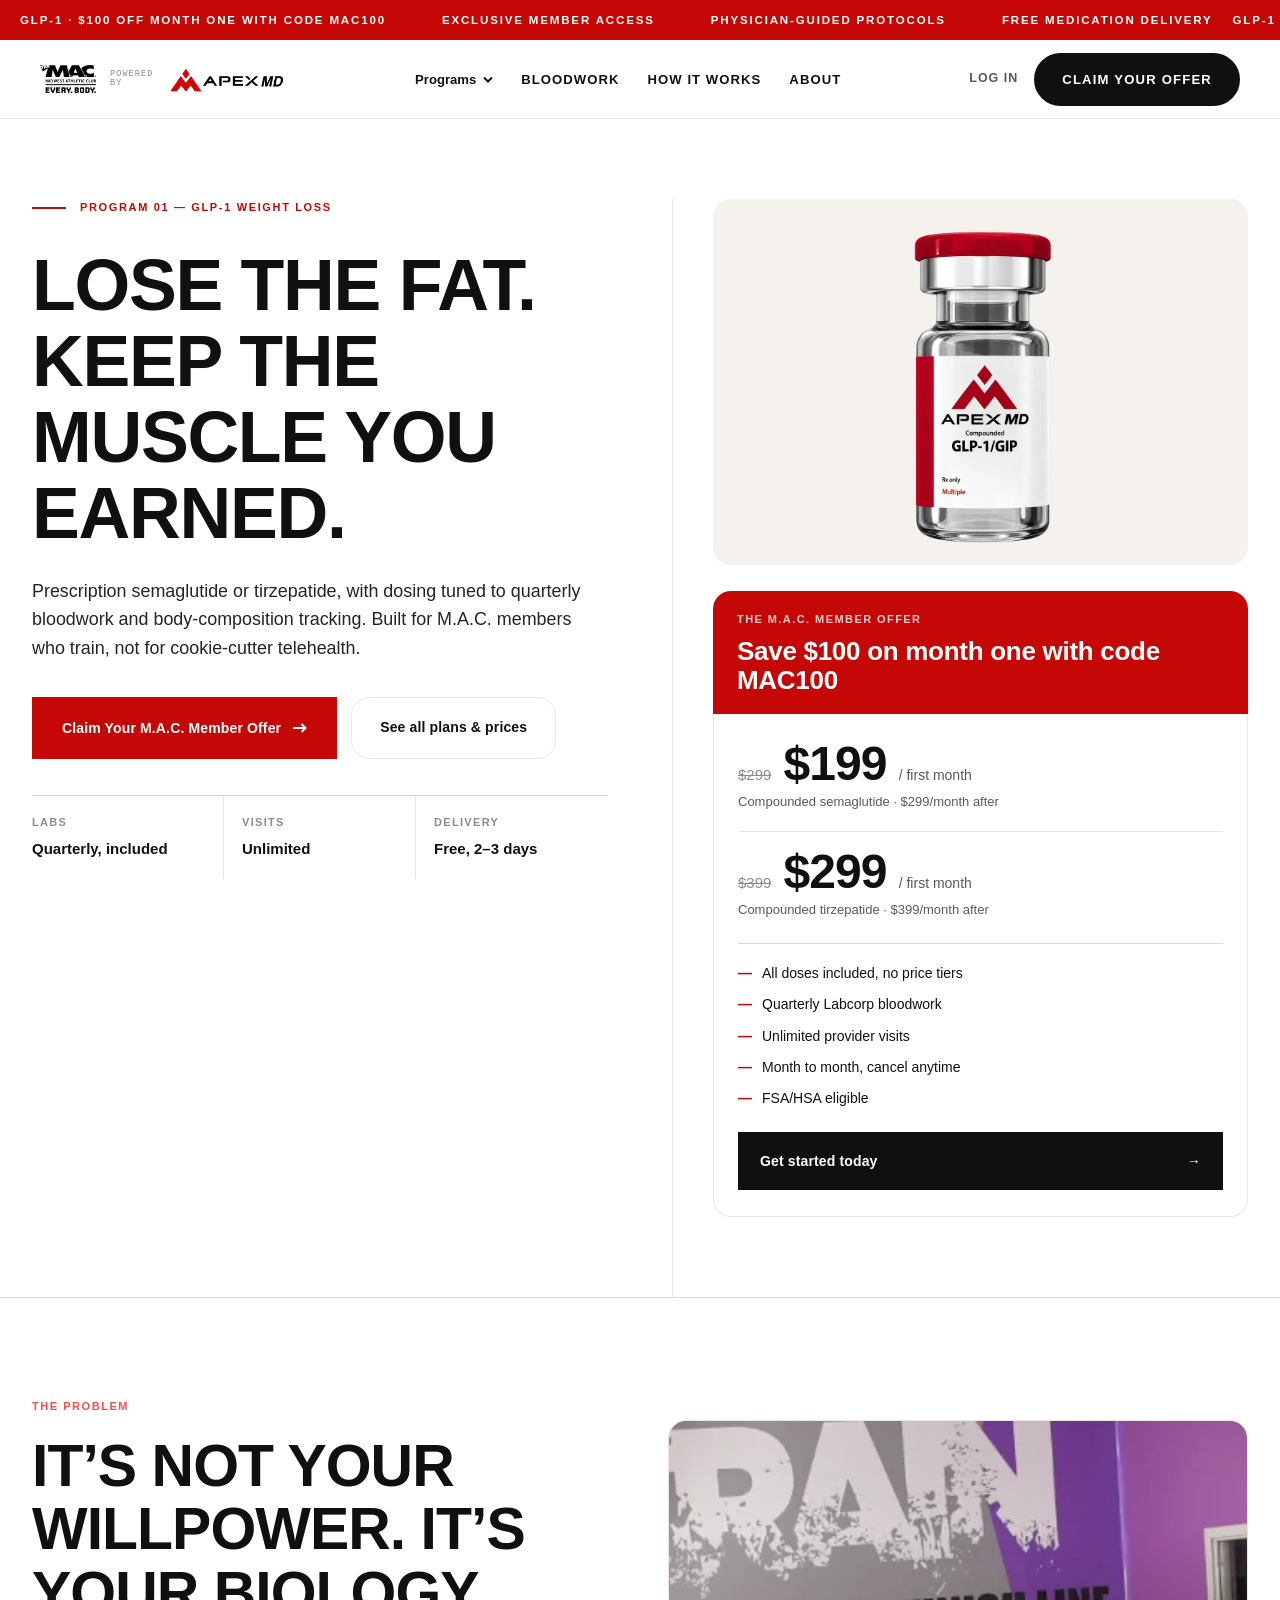
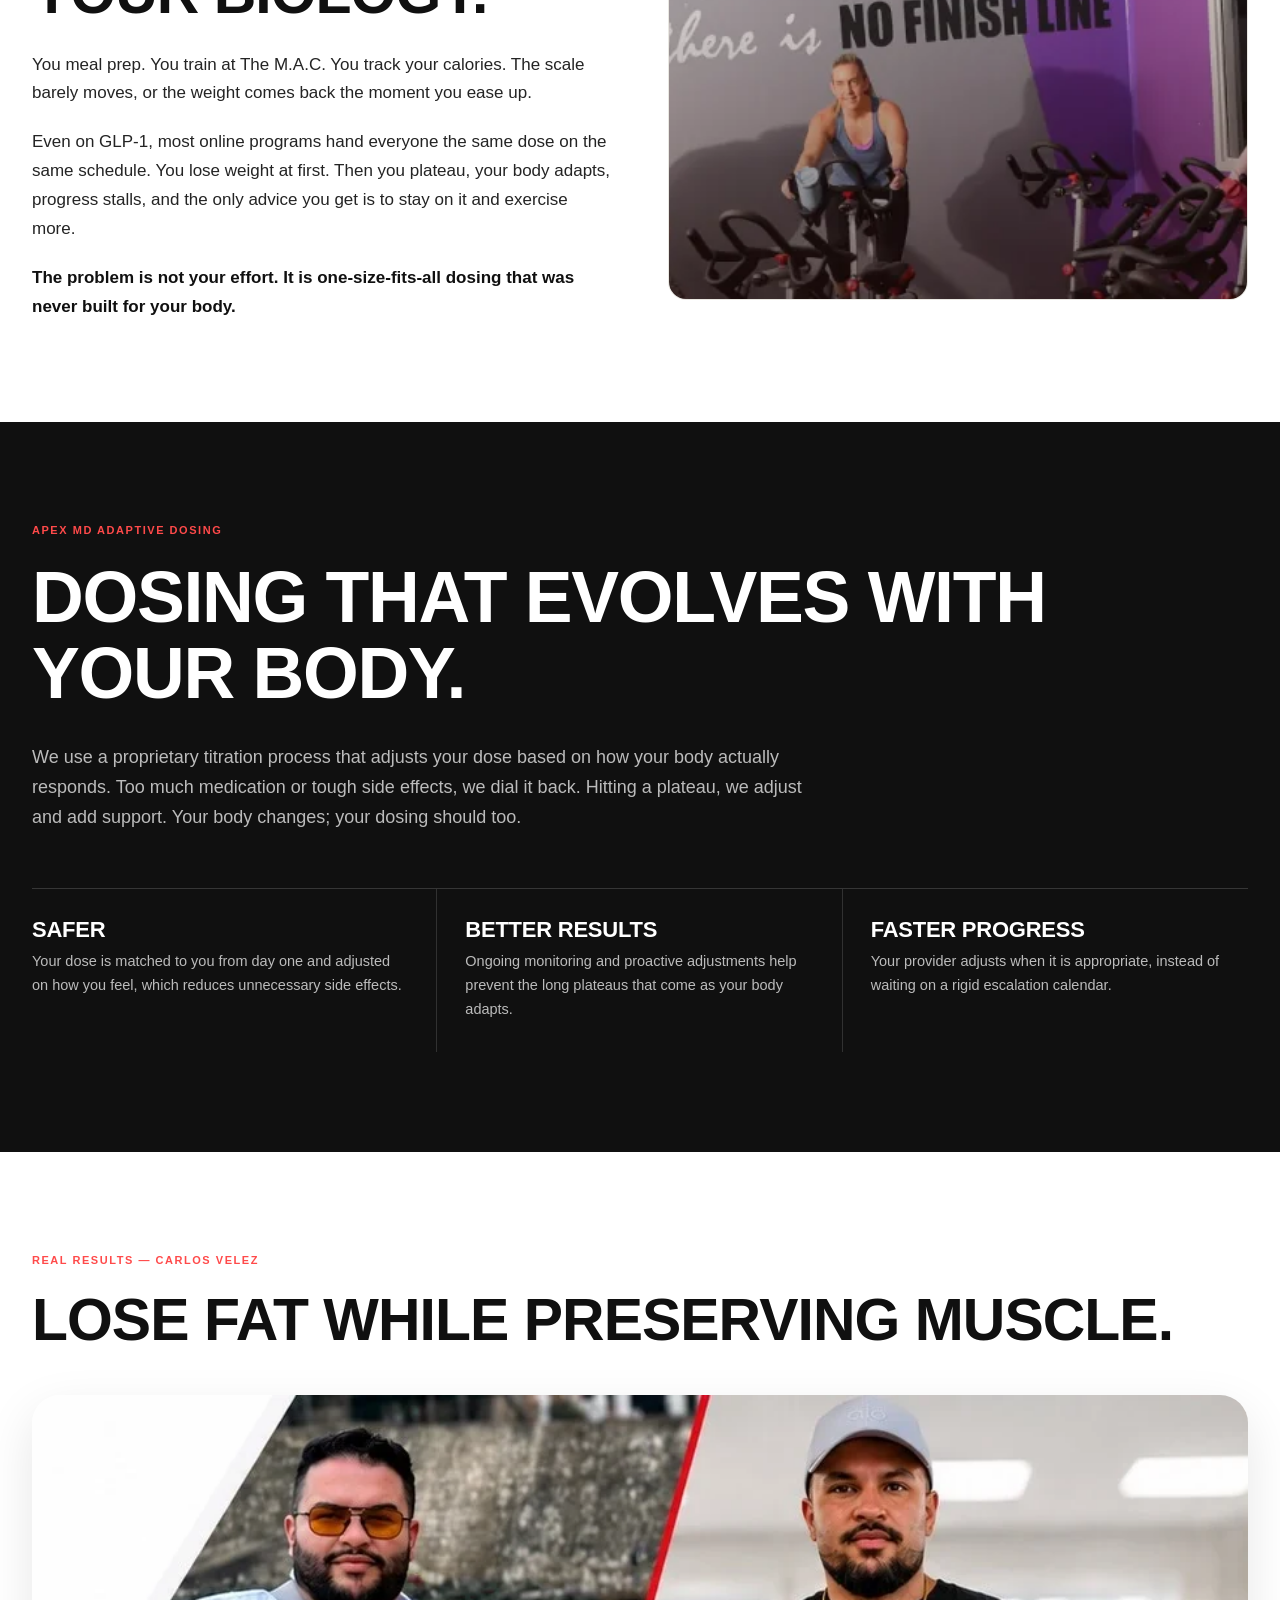
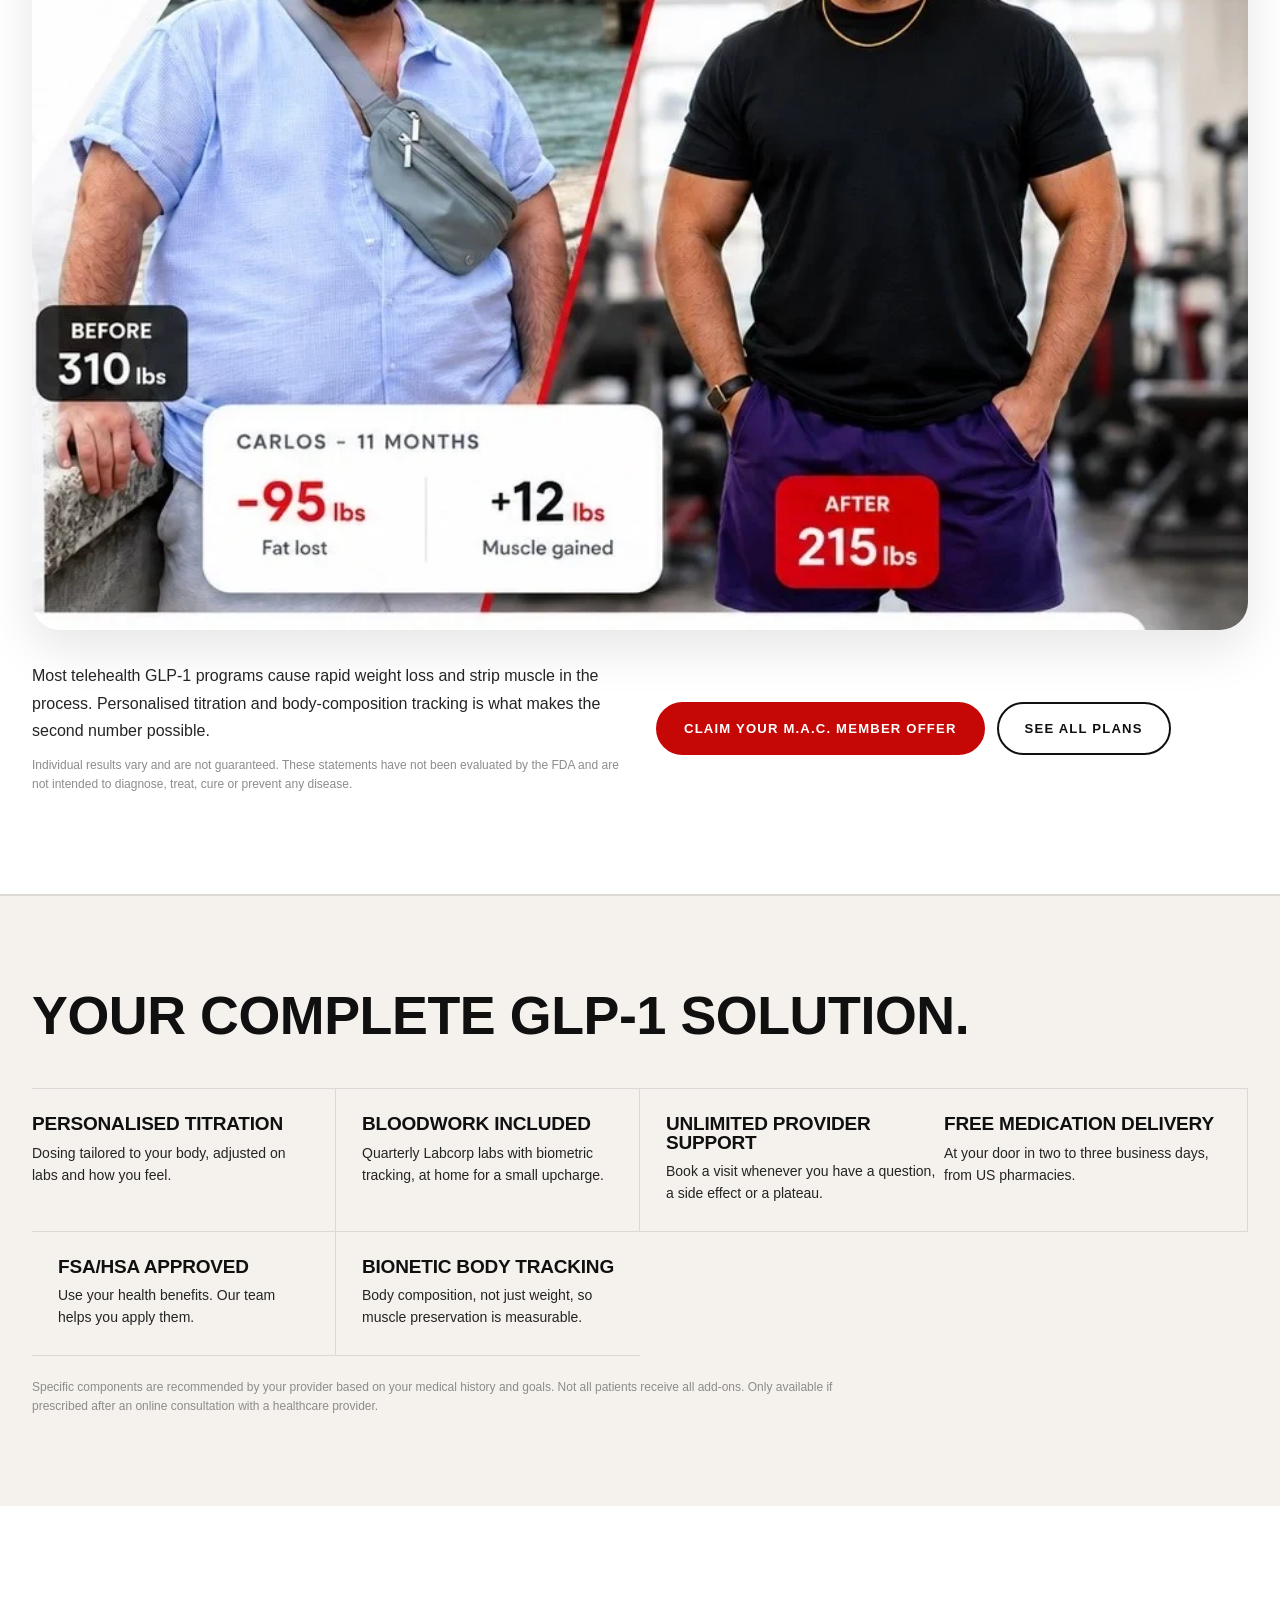
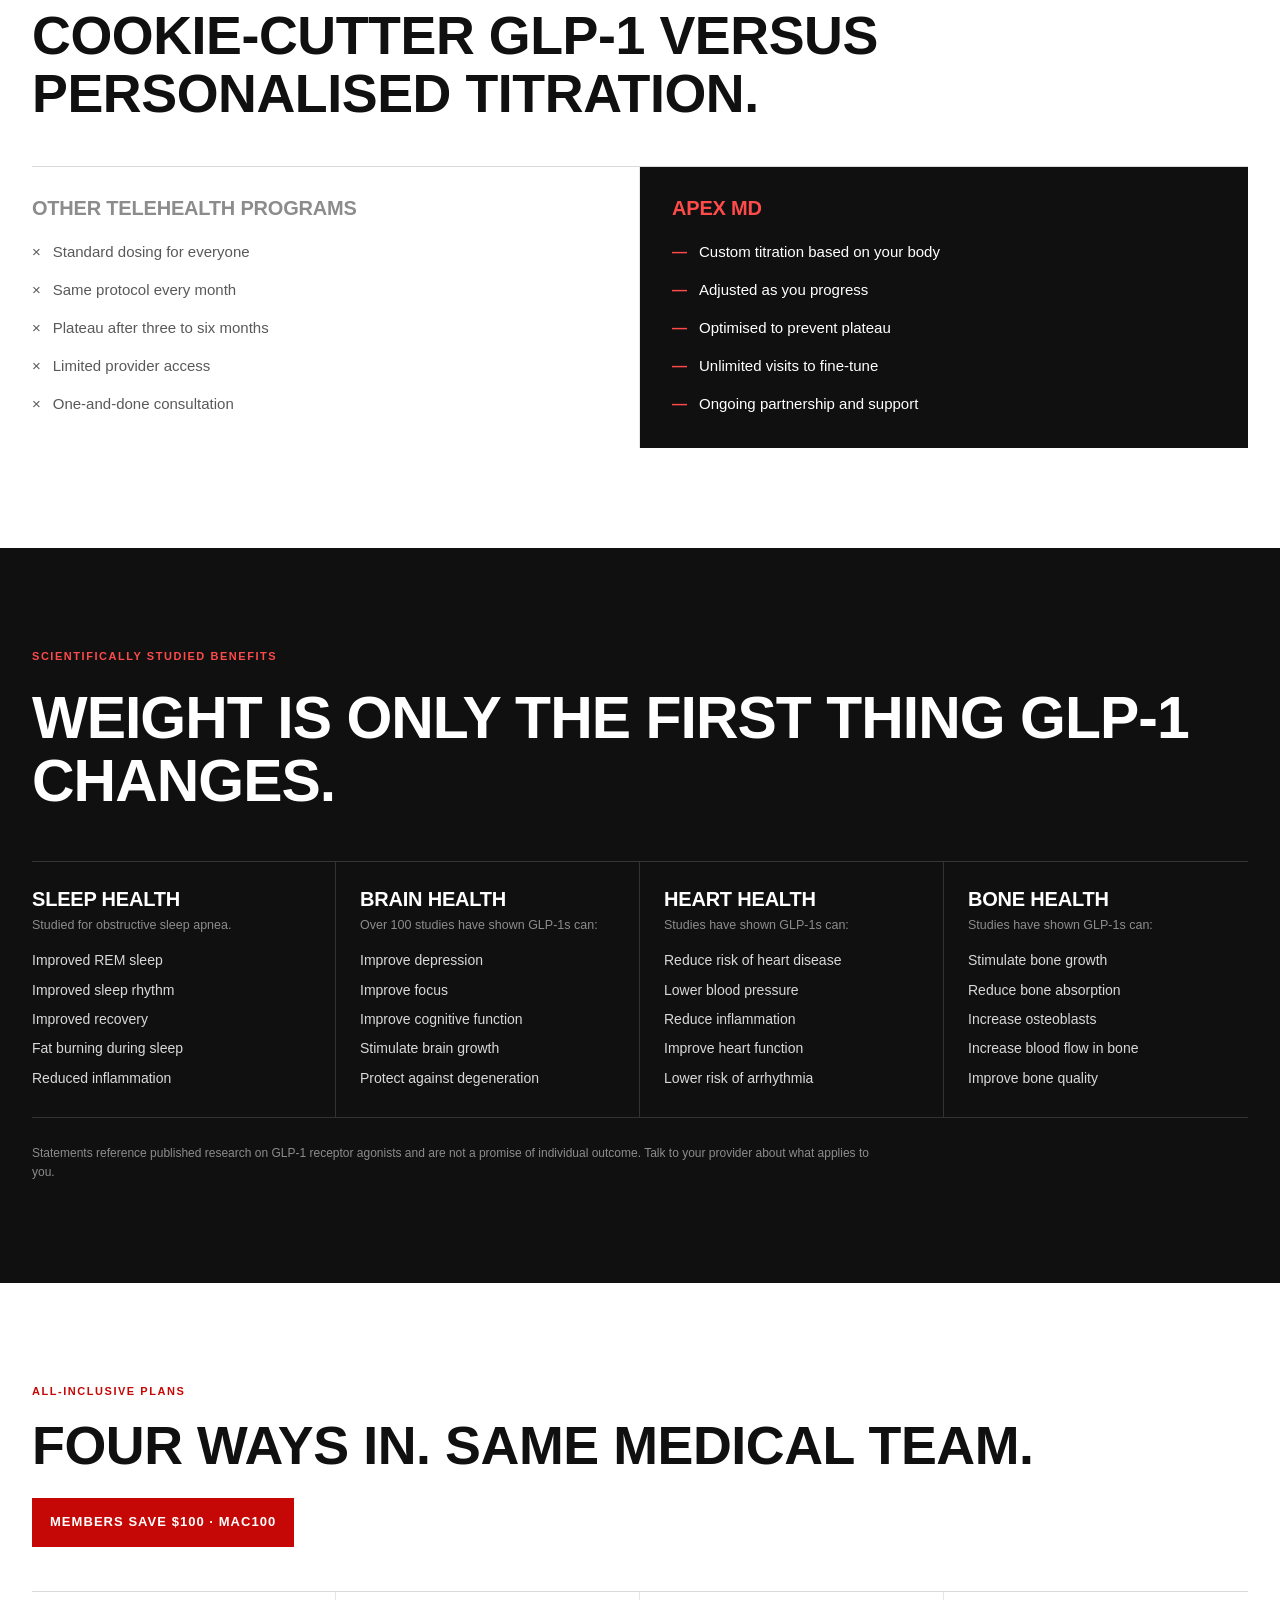
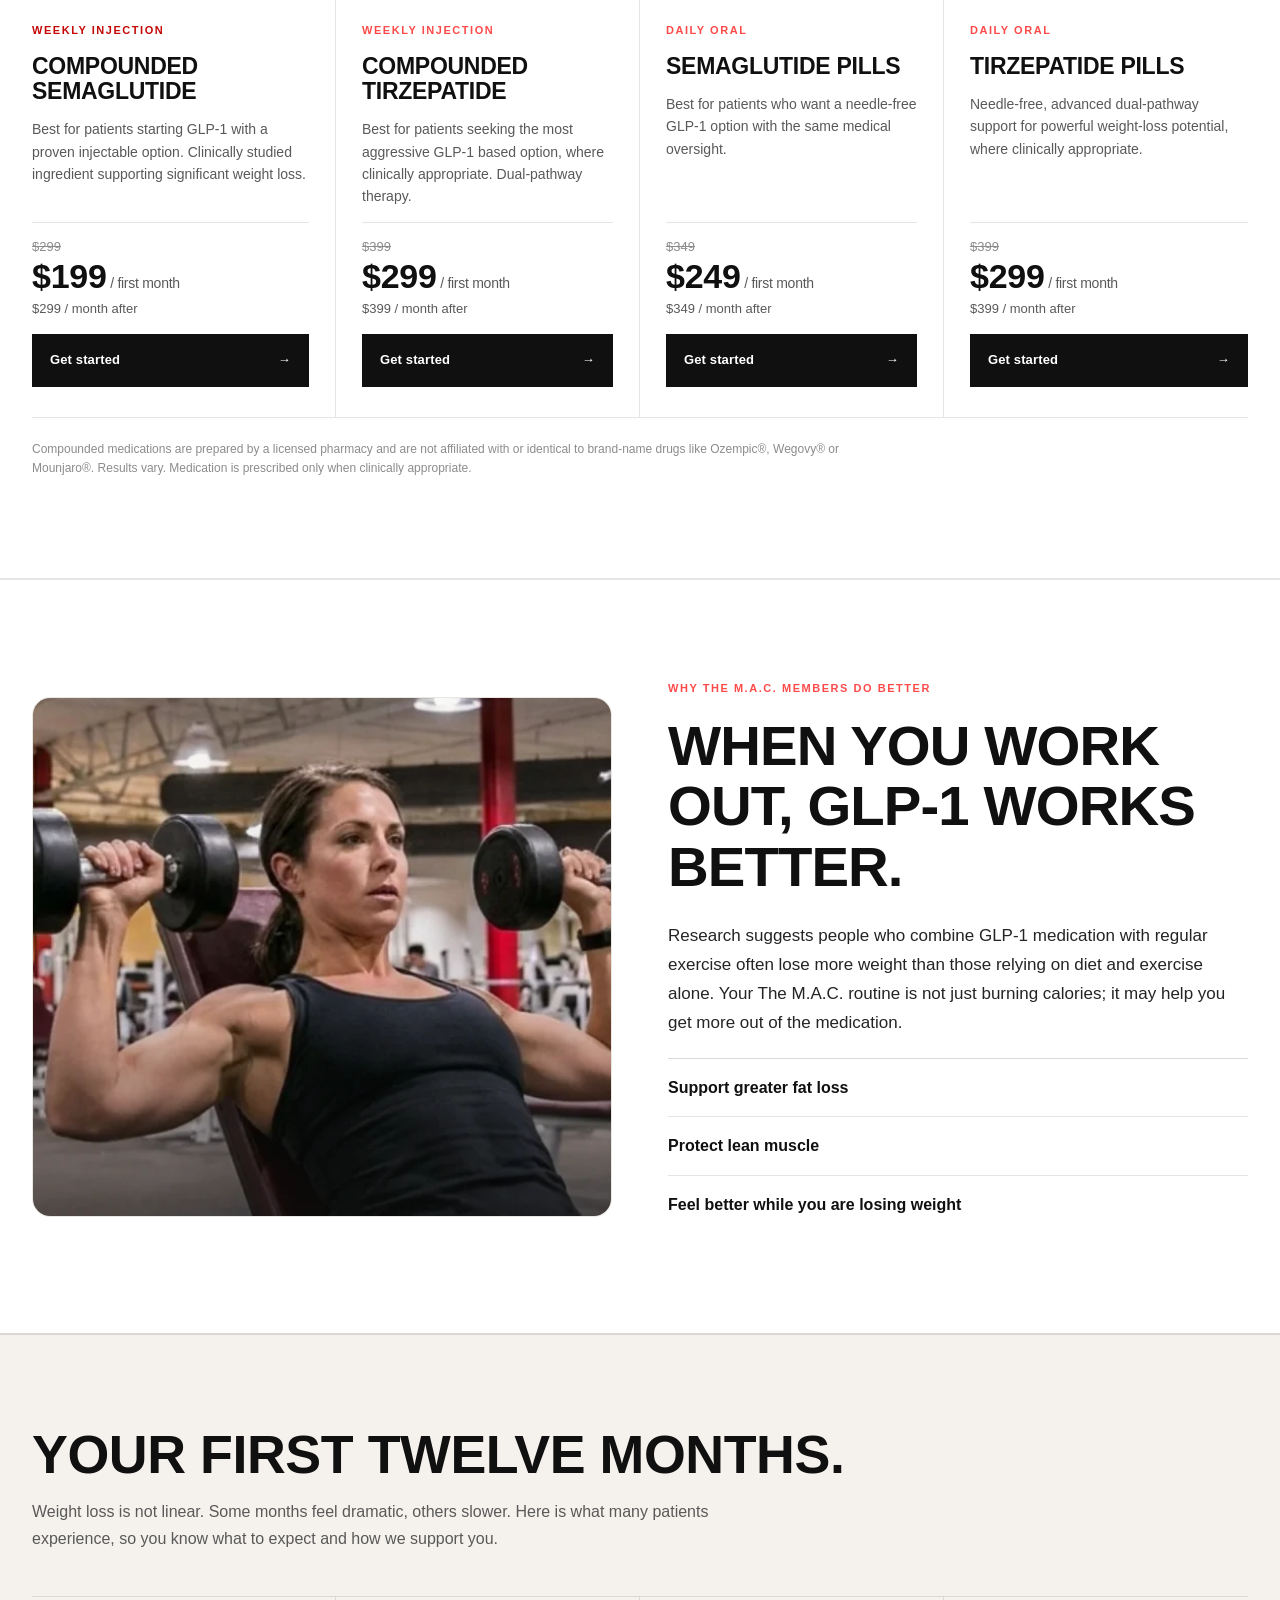
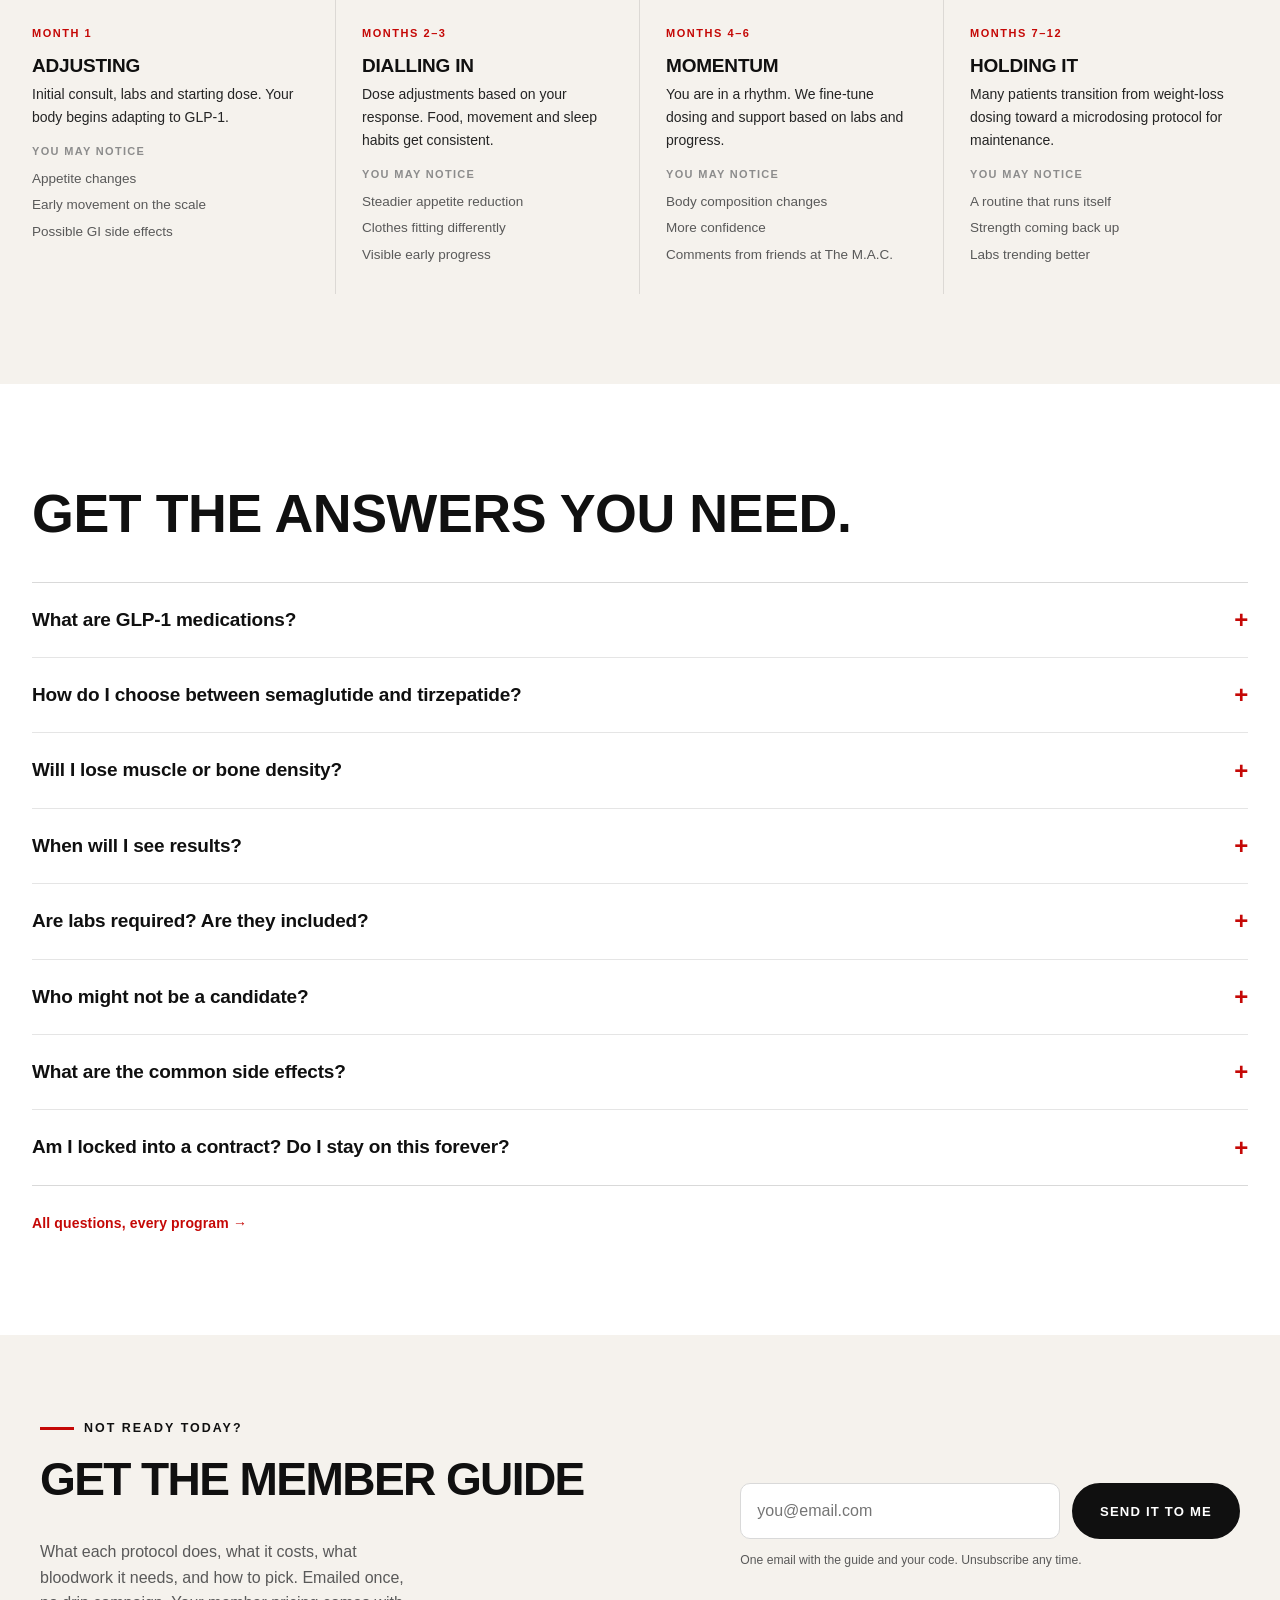
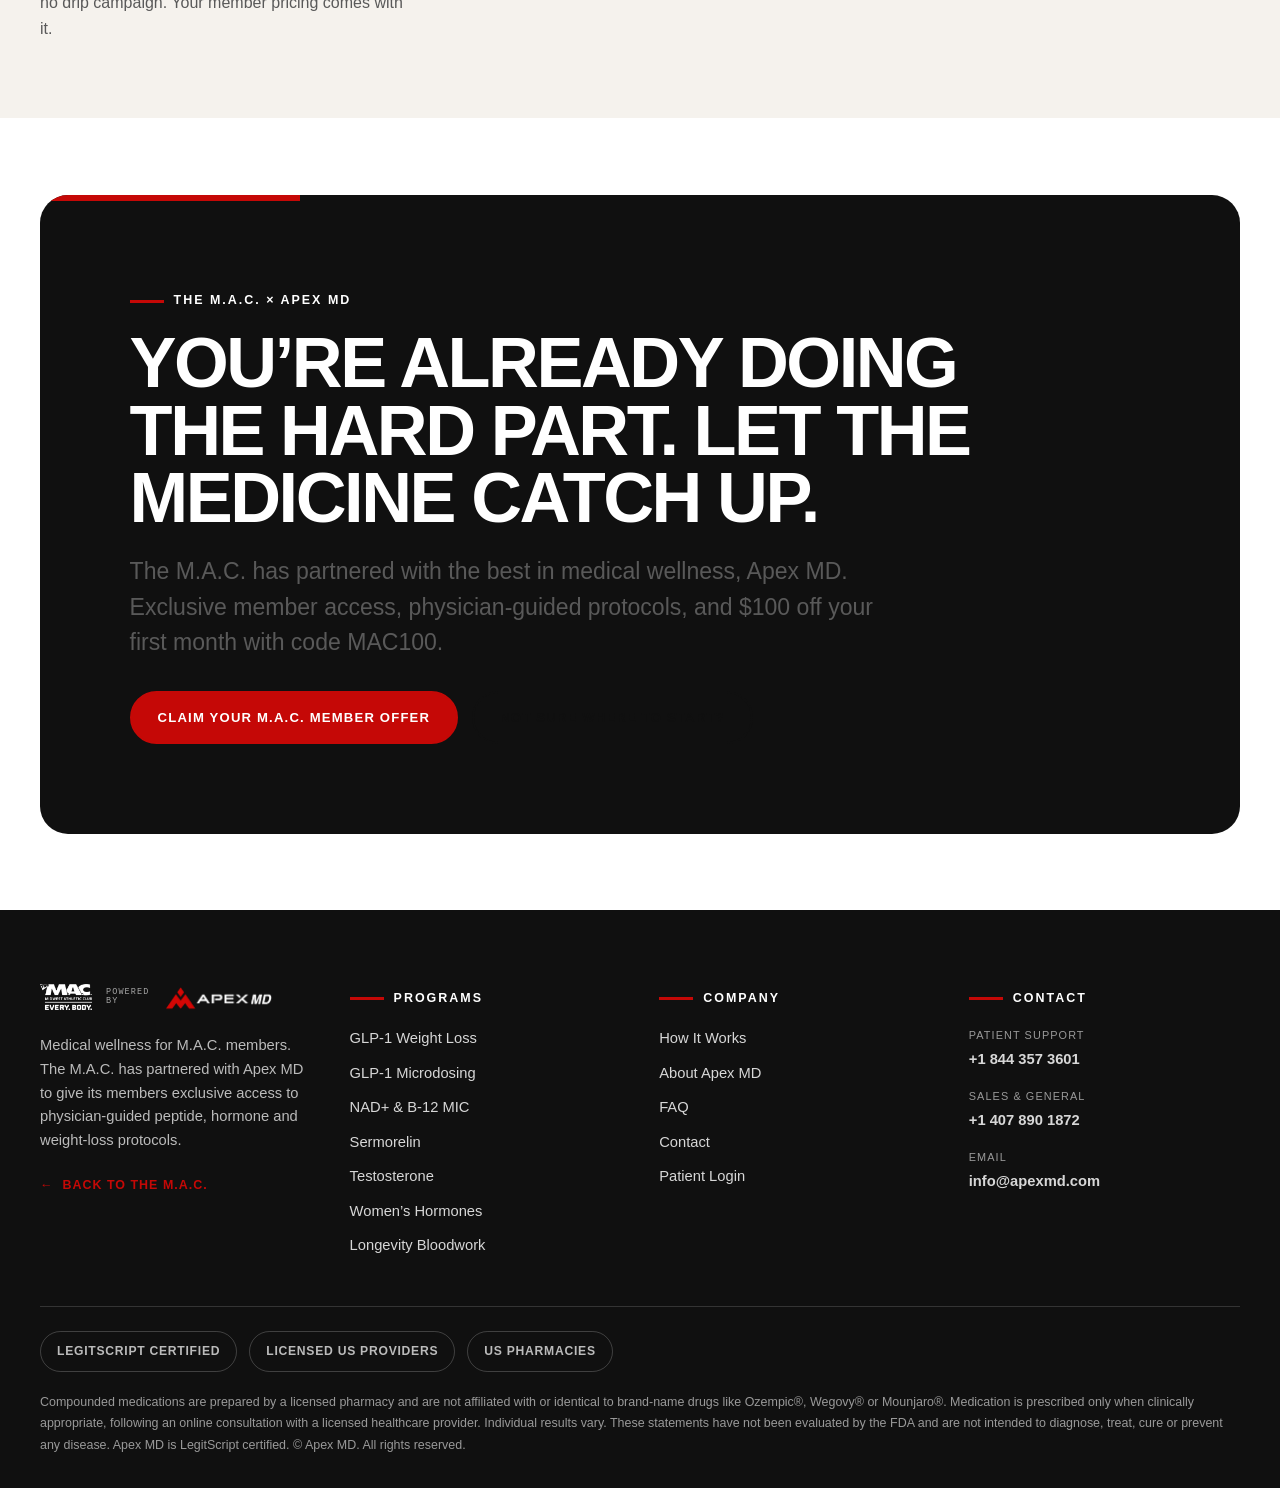
<file: weight-loss.html>
<!DOCTYPE html>
<html lang="en">
<head>
<meta charset="utf-8">
<meta name="viewport" content="width=device-width, initial-scale=1">
<title>GLP-1 Weight Loss — The M.A.C. × Apex MD</title>
<meta name="description" content="Physician-guided semaglutide or tirzepatide, titrated to your labs so you lose fat instead of the muscle you built at The M.A.C. From $199 your first month.">
<link rel="canonical" href="https://mac.apexmd.com/weight-loss.html">
<meta property="og:type" content="website">
<meta property="og:title" content="GLP-1 Weight Loss — The M.A.C. × Apex MD">
<meta property="og:description" content="Physician-guided semaglutide or tirzepatide, titrated to your labs so you lose fat instead of the muscle you built at The M.A.C. From $199 your first month.">
<meta property="og:url" content="https://mac.apexmd.com/weight-loss.html">
<link rel="stylesheet" href="mac-theme.css">

<style id="sp-responsive">
[data-spfloat]{display:none}[data-spnav]{display:flex}[data-spburger]{display:none}
[data-spcall]{display:none}[data-splogin]{display:inline}
@media (max-width:1040px){
[data-spfloat]{display:flex}[data-spnav]{display:none}[data-spburger]{display:flex}
[data-spcall]{display:inline-flex}[data-splogin]{display:none}}
@media (max-width:560px){.mac-header .mac-btn--sm{display:none}.mac-header .mac-nav{gap:14px}[data-spburger] span,[data-spcall] span{display:none}}
@media (max-width:360px){.mac-header .mac-lockup__by{display:none}}
#spQuiz[hidden],#spResult[hidden],#spStep1[hidden],#spMobile[hidden]{display:none!important}
#spMobile{position:fixed;inset:0;z-index:2000;background:var(--mac-black,#111);color:#fff;padding:26px 22px;overflow:auto}
#spMobile a{display:block;padding:14px 0;border-bottom:1px solid rgba(255,255,255,.14);color:#fff;text-decoration:none;font-weight:800;letter-spacing:.04em;text-transform:uppercase}
#spMobile .spclose{background:none;border:0;color:#fff;font-size:2rem;cursor:pointer;float:right;line-height:1}
</style>
<script src="analytics.js"></script>
<link rel="icon" href="favicon.ico" sizes="any">
<link rel="icon" type="image/png" sizes="32x32" href="favicon-32.png">
<link rel="icon" type="image/png" sizes="16x16" href="favicon-16.png">
<link rel="apple-touch-icon" href="apple-touch-icon.png">
</head>
<body>
<!-- Google Tag Manager (noscript) -->
<noscript><iframe src="https://www.googletagmanager.com/ns.html?id=GTM-MVWKWK6D"
height="0" width="0" style="display:none;visibility:hidden"></iframe></noscript>
<!-- End Google Tag Manager (noscript) -->
<div class="sc-host" data-sc-name="Weight-Loss"><div style="background: rgb(255, 255, 255); color: rgb(16, 16, 16); font-family: var(--mac-font-body);">
  <div class="sc-host" data-sc-name="_SiteHeader"><div style="position: sticky; top: 0px; z-index: 1000;">
  <div class="mac-offerbar">
    <div class="mac-offerbar__track">
      <div class="mac-offerbar__set"><span>GLP-1 · $100 off month one with code MAC100</span><span>Exclusive member access</span><span>Physician-guided protocols</span><span>Free medication delivery</span></div>
      <div class="mac-offerbar__set" aria-hidden="true"><span>GLP-1 · $100 off month one with code MAC100</span><span>Exclusive member access</span><span>Physician-guided protocols</span><span>Free medication delivery</span></div>
    </div>
  </div>
  <header class="mac-header" style="position: static;">
    <div class="mac-container mac-nav">
      <a class="mac-lockup" href="index.html" style="display: flex; align-items: center; gap: 14px;">
        <img class="mac-lockup__mac" src="img/mac/logo-mac-dark.webp?v=67c2aa31" alt="The M.A.C." fetchpriority="high" decoding="async">
        <span class="mac-lockup__by" style="font-family: var(--mac-font-mono); font-size: 8.5px; line-height: 1.1; letter-spacing: 0.13em; text-transform: uppercase; color: var(--mac-gray-500); white-space: nowrap;">Powered<br>by</span>
        <img class="mac-lockup__apex" src="img/mac/logo-apex-dark.webp?v=c590a35a" alt="Apex MD" width="900" height="241" fetchpriority="high" decoding="async">
      </a>
      <nav class="mac-nav__links" data-spnav="1" style="">
        <div style="position: relative;">
          <button type="button" aria-haspopup="true" aria-expanded="false" style="display: flex; align-items: center; gap: 7px; background: none; border: 0px; padding: 8px 0px; cursor: pointer; font: inherit; color: inherit;">
            <span>Programs</span>
            <svg width="10" height="7" viewBox="0 0 10 7" fill="none" aria-hidden="true"><path d="M1 1.5 5 5.5 9 1.5" stroke="currentColor" stroke-width="2"></path></svg>
          </button>
          <div class="mac-navmenu" style="display: none;">
            <a href="weight-loss.html">GLP-1 Weight Loss</a>
            <a href="glp-1-microdosing.html">GLP-1 Microdosing</a>
            <a href="nad.html">NAD+ &amp; B-12 MIC</a>
            <a href="sermorelin.html">Sermorelin</a>
            <a href="testosterone.html">Testosterone</a>
            <a href="hormones.html">Women’s Hormones</a>
            <a href="bloodwork.html">Longevity Bloodwork</a>
          </div>
          
        </div>
        <a href="bloodwork.html">Bloodwork</a>
        <a href="how-it-works.html">How It Works</a>
        <a href="about.html">About</a>
      </nav>
      <div style="display: flex; align-items: center; gap: 16px; flex: 0 0 auto;">
        <button data-spburger="1" aria-label="Menu" style="align-items: center; gap: 9px; background: none; border: 0px; cursor: pointer; padding: 8px 2px; font-size: 0.8rem; font-weight: 800; letter-spacing: 0.08em; text-transform: uppercase; color: var(--mac-black);">
          <svg width="20" height="12" viewBox="0 0 20 12" fill="none" aria-hidden="true"><path d="M0 1h20M0 6h20M0 11h20" stroke="currentColor" stroke-width="2"></path></svg>
          <span>Menu</span>
        </button>
        <a href="tel:+18443573601" data-spcall="1" aria-label="Call patient support" style="align-items: center; gap: 8px; font-size: 0.78rem; font-weight: 800; letter-spacing: 0.06em; text-transform: uppercase; color: var(--mac-black); white-space: nowrap;">
          <svg width="15" height="15" viewBox="0 0 24 24" fill="none" aria-hidden="true"><path d="M22 16.9v3a2 2 0 0 1-2.2 2 19.8 19.8 0 0 1-8.6-3.1 19.5 19.5 0 0 1-6-6A19.8 19.8 0 0 1 2.1 4.2 2 2 0 0 1 4.1 2h3a2 2 0 0 1 2 1.7c.1.9.4 1.8.7 2.6a2 2 0 0 1-.5 2.1L8.1 9.7a16 16 0 0 0 6 6l1.3-1.3a2 2 0 0 1 2.1-.4c.8.3 1.7.6 2.6.7a2 2 0 0 1 1.7 2Z" stroke="currentColor" stroke-width="2"></path></svg>
          <span>Call</span>
        </a>
        <a href="https://ehr.apexmd.com/login" data-splogin="1" style="font-size: 0.78rem; font-weight: 800; letter-spacing: 0.08em; text-transform: uppercase; color: var(--mac-gray-700); white-space: nowrap;">Log In</a>
        <button class="mac-btn mac-btn--red mac-btn--sm" style="white-space: nowrap;">Claim Your Offer</button>
      </div>
    </div>
  </header>
  </div><button class="mac-float" data-spfloat="1" style="">
  <span>Not sure where to start? Take the 60-second quiz</span>
  <span style="color: var(--mac-red);">→</span></button></div>

  <section data-screen-label="Hero" style="border-bottom: 1px solid rgb(217, 217, 217);">
    <div style="max-width: 1320px; margin: 0px auto; padding: 80px 32px 0px; display: grid; grid-template-columns: repeat(auto-fit, minmax(340px, 1fr)); gap: 64px; align-items: start;">
      <div style="padding-bottom: 80px;">
        <div style="display: flex; align-items: center; gap: 14px; margin-bottom: 30px;">
          <span style="width: 34px; height: 2px; background: rgb(197, 8, 6); display: block;"></span>
          <span style="font-size: 11px; font-weight: 700; letter-spacing: 0.15em; text-transform: uppercase; color: rgb(197, 8, 6);">Program 01 — GLP-1 Weight Loss</span>
        </div>
        <h1 style="font-size: clamp(42px, 5.6vw, 80px); line-height: 1.06; letter-spacing: -0.018em; margin: 0px 0px 26px;">Lose the Fat. Keep the Muscle You Earned.</h1>
        <p style="font-size: clamp(16px, 1.4vw, 20px); line-height: 1.6; color: rgb(36, 36, 36); max-width: 34em; margin: 0px 0px 34px;">Prescription semaglutide or tirzepatide, with dosing tuned to quarterly bloodwork and body-composition tracking. Built for M.A.C. members who train, not for cookie-cutter telehealth.</p>
        <div style="display: flex; flex-wrap: wrap; gap: 14px; margin-bottom: 36px;">
          <a href="https://formmac.apexmd.com/?categoryId=weight-loss" class="scp0" style="background: rgb(197, 8, 6); color: rgb(255, 255, 255); text-decoration: none; font-weight: 700; font-size: 14px; letter-spacing: 0.01em; padding: 20px 30px; display: inline-flex; align-items: center; gap: 12px;" target="_blank" rel="noopener">
            <span>Claim Your M.A.C. Member Offer</span>
            <svg width="14" height="10" viewBox="0 0 14 10" fill="none" aria-hidden="true"><path d="M0 5h12M8.5 1 12.5 5l-4 4" stroke="currentColor" stroke-width="2"></path></svg>
          </a>
          <a href="#plans" class="scp1" style="border: 1px solid rgb(233, 231, 225); border-radius: 18px; overflow: hidden; color: rgb(16, 16, 16); text-decoration: none; font-weight: 700; font-size: 14px; letter-spacing: 0.01em; padding: 18px 28px;">See all plans &amp; prices</a>
        </div>
        <div style="border-top: 1px solid rgb(217, 217, 217); display: grid; grid-template-columns: repeat(auto-fit, minmax(150px, 1fr));">
          <div style="padding: 18px 18px 18px 0px; border-right: 1px solid rgba(0, 0, 0, 0.1);">
            <div style="font-size: 11px; font-weight: 700; letter-spacing: 0.12em; text-transform: uppercase; color: rgb(140, 140, 140); margin-bottom: 5px;">Labs</div>
            <div style="font-size: 15px; font-weight: 700;">Quarterly, included</div>
          </div>
          <div style="padding: 18px; border-right: 1px solid rgba(0, 0, 0, 0.1);">
            <div style="font-size: 11px; font-weight: 700; letter-spacing: 0.12em; text-transform: uppercase; color: rgb(140, 140, 140); margin-bottom: 5px;">Visits</div>
            <div style="font-size: 15px; font-weight: 700;">Unlimited</div>
          </div>
          <div style="padding: 18px;">
            <div style="font-size: 11px; font-weight: 700; letter-spacing: 0.12em; text-transform: uppercase; color: rgb(140, 140, 140); margin-bottom: 5px;">Delivery</div>
            <div style="font-size: 15px; font-weight: 700;">Free, 2–3 days</div>
          </div>
        </div>
      </div>
      <div style="align-self: stretch; border-left: 1px solid rgba(0, 0, 0, 0.1); padding: 0px 0px 80px 40px;">
        <figure style="margin:0 0 26px;display:flex;justify-content:center;align-items:flex-end;background:var(--mac-gray-100);border-radius:18px;padding:22px 18px;min-height:366px;">
          <img src="img/product/glp1-vial.webp?v=6bd470e7" alt="Apex MD compounded GLP-1/GIP vial" width="614" height="900" loading="lazy" decoding="async" style="width:220px;max-width:100%;height:auto;display:block;">
        </figure>
        <div class="mac-price__head">
          <div style="font-size: 11px; font-weight: 700; letter-spacing: 0.13em; text-transform: uppercase; opacity: 0.8; margin-bottom: 8px;">The M.A.C. member offer</div>
          <div style="font-size: 26px; font-weight: 700; letter-spacing: -0.011em; line-height: 1.1;">Save $100 on month one with code MAC100</div>
        </div>
        <div class="mac-price__body">
          <div style="display: flex; align-items: baseline; gap: 12px; margin-bottom: 4px;">
            <span style="font-size: 15px; color: rgb(140, 140, 140); text-decoration: line-through;">$299</span>
            <span style="font-size: 48px; font-weight: 700; letter-spacing: -0.018em; line-height: 1;">$199</span>
            <span style="font-size: 14px; color: rgb(89, 89, 89);">/ first month</span>
          </div>
          <div style="font-size: 13px; color: rgb(89, 89, 89); margin-bottom: 18px;">Compounded semaglutide · $299/month after</div>
          <div style="border-top: 1px solid rgba(0, 0, 0, 0.1); padding-top: 16px; margin-bottom: 22px;">
            <div style="display: flex; align-items: baseline; gap: 12px; margin-bottom: 4px;">
              <span style="font-size: 15px; color: rgb(140, 140, 140); text-decoration: line-through;">$399</span>
              <span style="font-size: 48px; font-weight: 700; letter-spacing: -0.018em; line-height: 1;">$299</span>
              <span style="font-size: 14px; color: rgb(89, 89, 89);">/ first month</span>
            </div>
            <div style="font-size: 13px; color: rgb(89, 89, 89);">Compounded tirzepatide · $399/month after</div>
          </div>
          <div style="display: flex; flex-direction: column; gap: 9px; border-top: 1px solid rgb(217, 217, 217); padding-top: 18px; margin-bottom: 22px;">
            <div style="display: flex; gap: 10px; font-size: 14px;"><span style="color: rgb(197, 8, 6); font-weight: 700;">—</span><span>All doses included, no price tiers</span></div>
            <div style="display: flex; gap: 10px; font-size: 14px;"><span style="color: rgb(197, 8, 6); font-weight: 700;">—</span><span>Quarterly Labcorp bloodwork</span></div>
            <div style="display: flex; gap: 10px; font-size: 14px;"><span style="color: rgb(197, 8, 6); font-weight: 700;">—</span><span>Unlimited provider visits</span></div>
            <div style="display: flex; gap: 10px; font-size: 14px;"><span style="color: rgb(197, 8, 6); font-weight: 700;">—</span><span>Month to month, cancel anytime</span></div>
            <div style="display: flex; gap: 10px; font-size: 14px;"><span style="color: rgb(197, 8, 6); font-weight: 700;">—</span><span>FSA/HSA eligible</span></div>
          </div>
          <a href="https://formmac.apexmd.com/?categoryId=weight-loss" class="scp2" style="display: flex; align-items: center; justify-content: space-between; gap: 12px; background: rgb(16, 16, 16); color: rgb(255, 255, 255); text-decoration: none; font-weight: 700; font-size: 14px; letter-spacing: 0.01em; padding: 18px 22px;" target="_blank" rel="noopener">
            <span>Get started today</span><span>→</span>
          </a>
        </div>
      </div>
    </div>
  </section>

  <section data-screen-label="Biology" style="max-width: 1320px; margin: 0px auto; padding: 100px 32px;">
    <div style="display: grid; grid-template-columns: repeat(auto-fit, minmax(320px, 1fr)); gap: 56px; align-items: center;">
      <div>
        <div style="font-size: 11px; font-weight: 700; letter-spacing: 0.14em; text-transform: uppercase; color: rgb(255, 74, 74); margin-bottom: 18px;">The problem</div>
        <h2 style="font-size: clamp(34px, 4.6vw, 62px); line-height: 1.08; letter-spacing: -0.016em; margin: 0px 0px 26px;">It’s Not Your Willpower. It’s Your Biology.</h2>
        <p style="font-size: 17px; line-height: 1.7; color: rgb(36, 36, 36); margin: 0px 0px 20px;">You meal prep. You train at The M.A.C. You track your calories. The scale barely moves, or the weight comes back the moment you ease up.</p>
        <p style="font-size: 17px; line-height: 1.7; color: rgb(36, 36, 36); margin: 0px 0px 20px;">Even on GLP-1, most online programs hand everyone the same dose on the same schedule. You lose weight at first. Then you plateau, your body adapts, progress stalls, and the only advice you get is to stay on it and exercise more.</p>
        <p style="font-size: 17px; line-height: 1.7; color: rgb(16, 16, 16); font-weight: 700; margin: 0px;">The problem is not your effort. It is one-size-fits-all dosing that was never built for your body.</p>
      </div>
      <div>
        <div style="height: 480px; border: 1px solid rgb(233, 231, 225); border-radius: 18px; overflow: hidden;">
          <img src="img/mac/spin-class.webp?v=6f8d49e8" alt="A cycle class at The M.A.C." style="width: 100%; height: 100%; object-fit: cover;" width="1080" height="320" loading="lazy" decoding="async">
        </div>
      </div>
    </div>
  </section>

  <section data-screen-label="Titration" style="background: rgb(16, 16, 16); color: rgb(255, 255, 255);">
    <div style="max-width: 1320px; margin: 0px auto; padding: 100px 32px;">
      <div style="font-size: 11px; font-weight: 700; letter-spacing: 0.14em; text-transform: uppercase; color: rgb(255, 74, 74); margin-bottom: 20px;">Apex MD adaptive dosing</div>
      <h2 style="font-size: clamp(36px, 5.6vw, 80px); line-height: 1.06; letter-spacing: -0.018em; margin: 0px 0px 32px; max-width: 18em;">Dosing That Evolves With Your Body.</h2>
      <p style="font-size: 18px; line-height: 1.65; color: rgb(187, 187, 187); max-width: 44em; margin: 0px 0px 56px;">We use a proprietary titration process that adjusts your dose based on how your body actually responds. Too much medication or tough side effects, we dial it back. Hitting a plateau, we adjust and add support. Your body changes; your dosing should too.</p>
      <div style="display: grid; grid-template-columns: repeat(auto-fit, minmax(240px, 1fr)); border-top: 1px solid rgba(255, 255, 255, 0.16);">
        <div style="padding: 30px 28px 30px 0px; border-right: 1px solid rgba(255, 255, 255, 0.14);">
          <h3 style="font-size: 22px; letter-spacing: -0.011em; margin: 0px 0px 10px;">Safer</h3>
          <p style="font-size: 14.5px; line-height: 1.65; color: rgb(187, 187, 187); margin: 0px;">Your dose is matched to you from day one and adjusted on how you feel, which reduces unnecessary side effects.</p>
        </div>
        <div style="padding: 30px 28px; border-right: 1px solid rgba(255, 255, 255, 0.14);">
          <h3 style="font-size: 22px; letter-spacing: -0.011em; margin: 0px 0px 10px;">Better results</h3>
          <p style="font-size: 14.5px; line-height: 1.65; color: rgb(187, 187, 187); margin: 0px;">Ongoing monitoring and proactive adjustments help prevent the long plateaus that come as your body adapts.</p>
        </div>
        <div style="padding: 30px 0px 30px 28px;">
          <h3 style="font-size: 22px; letter-spacing: -0.011em; margin: 0px 0px 10px;">Faster progress</h3>
          <p style="font-size: 14.5px; line-height: 1.65; color: rgb(187, 187, 187); margin: 0px;">Your provider adjusts when it is appropriate, instead of waiting on a rigid escalation calendar.</p>
        </div>
      </div>
    </div>
  </section>

  <section data-screen-label="Carlos" style="max-width: 1320px; margin: 0px auto; padding: 100px 32px;">
    <div style="font-size: 11px; font-weight: 700; letter-spacing: 0.14em; text-transform: uppercase; color: rgb(255, 74, 74); margin-bottom: 18px;">Real results — Carlos Velez</div>
    <h2 style="font-size: clamp(34px, 4.6vw, 62px); line-height: 1.08; letter-spacing: -0.016em; margin: 0px 0px 44px; max-width: 20em;">Lose fat while preserving muscle.</h2>
    <figure style="margin: 0px 0px 32px; border-radius: 28px; overflow: hidden; box-shadow: rgba(0, 0, 0, 0.1) 0px 18px 50px;">
      <img src="img/apex/carlos-transformation.webp?v=edb5d822" alt="Carlos Velez before at 310 lbs and after at 215 lbs, 11 months on the Apex MD GLP-1 program: 95 lbs of fat lost, 12 lbs of muscle gained" style="width: 100%; height: auto;" width="932" height="640" loading="lazy" decoding="async">
    </figure>
    <div style="display: grid; grid-template-columns: repeat(auto-fit, minmax(280px, 1fr)); gap: 32px; align-items: center;">
      <div>
        <p style="font-size: 16px; line-height: 1.7; color: rgb(36, 36, 36); margin: 0px 0px 12px;">Most telehealth GLP-1 programs cause rapid weight loss and strip muscle in the process. Personalised titration and body-composition tracking is what makes the second number possible.</p>
        <p style="font-size: 12px; line-height: 1.6; color: rgb(140, 140, 140); margin: 0px;">Individual results vary and are not guaranteed. These statements have not been evaluated by the FDA and are not intended to diagnose, treat, cure or prevent any disease.</p>
      </div>
      <div style="display: flex; flex-wrap: wrap; gap: 12px;">
        <a class="mac-btn mac-btn--red" href="https://formmac.apexmd.com/?categoryId=weight-loss" target="_blank" rel="noopener">Claim Your M.A.C. Member Offer</a>
        <a class="mac-btn mac-btn--outline" href="#plans">See All Plans</a>
      </div>
    </div>
  </section>

  <section data-screen-label="Included" style="border-top: 2px solid rgba(0, 0, 0, 0.1); background: rgb(245, 242, 237);">
    <div style="max-width: 1320px; margin: 0px auto; padding: 90px 32px;">
      <h2 style="font-size: clamp(32px, 4.2vw, 54px); line-height: 1.08; letter-spacing: -0.008em; margin: 0px 0px 44px; max-width: 22em;">Your complete GLP-1 solution.</h2>
      <div style="display: grid; grid-template-columns: repeat(auto-fit, minmax(280px, 1fr)); border-top: 1px solid rgb(217, 217, 217);">
        <div style="padding: 26px 26px 26px 0px; border-right: 1px solid rgba(0, 0, 0, 0.1); border-bottom: 1px solid rgba(0, 0, 0, 0.1);">
          <h3 style="font-size: 19px; letter-spacing: -0.01em; margin: 0px 0px 8px;">Personalised titration</h3>
          <p style="font-size: 14px; line-height: 1.6; color: rgb(36, 36, 36); margin: 0px;">Dosing tailored to your body, adjusted on labs and how you feel.</p>
        </div>
        <div style="padding: 26px; border-right: 1px solid rgba(0, 0, 0, 0.1); border-bottom: 1px solid rgba(0, 0, 0, 0.1);">
          <h3 style="font-size: 19px; letter-spacing: -0.01em; margin: 0px 0px 8px;">Bloodwork included</h3>
          <p style="font-size: 14px; line-height: 1.6; color: rgb(36, 36, 36); margin: 0px;">Quarterly Labcorp labs with biometric tracking, at home for a small upcharge.</p>
        </div>
        <div style="padding: 26px 0px 26px 26px; border-bottom: 1px solid rgba(0, 0, 0, 0.1);">
          <h3 style="font-size: 19px; letter-spacing: -0.01em; margin: 0px 0px 8px;">Unlimited provider support</h3>
          <p style="font-size: 14px; line-height: 1.6; color: rgb(36, 36, 36); margin: 0px;">Book a visit whenever you have a question, a side effect or a plateau.</p>
        </div>
        <div style="padding: 26px 26px 26px 0px; border-right: 1px solid rgba(0, 0, 0, 0.1); border-bottom: 1px solid rgba(0, 0, 0, 0.1);">
          <h3 style="font-size: 19px; letter-spacing: -0.01em; margin: 0px 0px 8px;">Free medication delivery</h3>
          <p style="font-size: 14px; line-height: 1.6; color: rgb(36, 36, 36); margin: 0px;">At your door in two to three business days, from US pharmacies.</p>
        </div>
        <div style="padding: 26px; border-right: 1px solid rgba(0, 0, 0, 0.1); border-bottom: 1px solid rgba(0, 0, 0, 0.1);">
          <h3 style="font-size: 19px; letter-spacing: -0.01em; margin: 0px 0px 8px;">FSA/HSA approved</h3>
          <p style="font-size: 14px; line-height: 1.6; color: rgb(36, 36, 36); margin: 0px;">Use your health benefits. Our team helps you apply them.</p>
        </div>
        <div style="padding: 26px 0px 26px 26px; border-bottom: 1px solid rgba(0, 0, 0, 0.1);">
          <h3 style="font-size: 19px; letter-spacing: -0.01em; margin: 0px 0px 8px;">Bionetic body tracking</h3>
          <p style="font-size: 14px; line-height: 1.6; color: rgb(36, 36, 36); margin: 0px;">Body composition, not just weight, so muscle preservation is measurable.</p>
        </div>
      </div>
      <p style="font-size: 12px; line-height: 1.6; color: rgb(140, 140, 140); margin: 22px 0px 0px; max-width: 70em;">Specific components are recommended by your provider based on your medical history and goals. Not all patients receive all add-ons. Only available if prescribed after an online consultation with a healthcare provider.</p>
    </div>
  </section>

  <section data-screen-label="Comparison" style="max-width: 1320px; margin: 0px auto; padding: 100px 32px;">
    <h2 style="font-size: clamp(32px, 4.2vw, 54px); line-height: 1.08; letter-spacing: -0.008em; margin: 0px 0px 44px; max-width: 22em;">Cookie-cutter GLP-1 versus personalised titration.</h2>
    <div style="display: grid; grid-template-columns: repeat(auto-fit, minmax(300px, 1fr)); gap: 0px; border-top: 1px solid rgb(217, 217, 217);">
      <div style="padding: 32px 32px 32px 0px; border-right: 1px solid rgba(0, 0, 0, 0.1);">
        <h3 style="font-size: 20px; letter-spacing: -0.01em; margin: 0px 0px 22px; color: rgb(140, 140, 140);">Other telehealth programs</h3>
        <div style="display: flex; flex-direction: column; gap: 14px;">
          <div style="display: flex; gap: 12px; font-size: 15px; color: rgb(89, 89, 89);"><span>×</span><span>Standard dosing for everyone</span></div>
          <div style="display: flex; gap: 12px; font-size: 15px; color: rgb(89, 89, 89);"><span>×</span><span>Same protocol every month</span></div>
          <div style="display: flex; gap: 12px; font-size: 15px; color: rgb(89, 89, 89);"><span>×</span><span>Plateau after three to six months</span></div>
          <div style="display: flex; gap: 12px; font-size: 15px; color: rgb(89, 89, 89);"><span>×</span><span>Limited provider access</span></div>
          <div style="display: flex; gap: 12px; font-size: 15px; color: rgb(89, 89, 89);"><span>×</span><span>One-and-done consultation</span></div>
        </div>
      </div>
      <div style="padding: 32px; background: rgb(16, 16, 16); color: rgb(255, 255, 255);">
        <h3 style="font-size: 20px; letter-spacing: -0.01em; margin: 0px 0px 22px; color: rgb(255, 74, 74);">Apex MD</h3>
        <div style="display: flex; flex-direction: column; gap: 14px;">
          <div style="display: flex; gap: 12px; font-size: 15px;"><span style="color: rgb(255, 74, 74); font-weight: 700;">—</span><span>Custom titration based on your body</span></div>
          <div style="display: flex; gap: 12px; font-size: 15px;"><span style="color: rgb(255, 74, 74); font-weight: 700;">—</span><span>Adjusted as you progress</span></div>
          <div style="display: flex; gap: 12px; font-size: 15px;"><span style="color: rgb(255, 74, 74); font-weight: 700;">—</span><span>Optimised to prevent plateau</span></div>
          <div style="display: flex; gap: 12px; font-size: 15px;"><span style="color: rgb(255, 74, 74); font-weight: 700;">—</span><span>Unlimited visits to fine-tune</span></div>
          <div style="display: flex; gap: 12px; font-size: 15px;"><span style="color: rgb(255, 74, 74); font-weight: 700;">—</span><span>Ongoing partnership and support</span></div>
        </div>
      </div>
    </div>
  </section>

  <section data-screen-label="Health benefits" style="background: rgb(16, 16, 16); color: rgb(255, 255, 255);">
    <div style="max-width: 1320px; margin: 0px auto; padding: 100px 32px;">
      <div style="font-size: 11px; font-weight: 700; letter-spacing: 0.14em; text-transform: uppercase; color: rgb(255, 74, 74); margin-bottom: 20px;">Scientifically studied benefits</div>
      <h2 style="font-size: clamp(34px, 4.6vw, 62px); line-height: 1.08; letter-spacing: -0.016em; margin: 0px 0px 48px; max-width: 20em;">Weight is only the first thing GLP-1 changes.</h2>
      <div style="display: grid; grid-template-columns: repeat(auto-fit, minmax(240px, 1fr)); border-top: 1px solid rgba(255, 255, 255, 0.16);">
        <div style="padding: 28px 24px 28px 0px; border-right: 1px solid rgba(255, 255, 255, 0.14); border-bottom: 1px solid rgba(255, 255, 255, 0.14);">
          <h3 style="font-size: 20px; letter-spacing: -0.01em; margin: 0px 0px 6px;">Sleep health</h3>
          <p style="font-size: 12.5px; color: rgb(140, 140, 140); margin: 0px 0px 14px;">Studied for obstructive sleep apnea.</p>
          <div style="display: flex; flex-direction: column; gap: 7px; font-size: 14px; color: rgb(217, 217, 217);">
            <span>Improved REM sleep</span><span>Improved sleep rhythm</span><span>Improved recovery</span><span>Fat burning during sleep</span><span>Reduced inflammation</span>
          </div>
        </div>
        <div style="padding: 28px 24px; border-right: 1px solid rgba(255, 255, 255, 0.14); border-bottom: 1px solid rgba(255, 255, 255, 0.14);">
          <h3 style="font-size: 20px; letter-spacing: -0.01em; margin: 0px 0px 6px;">Brain health</h3>
          <p style="font-size: 12.5px; color: rgb(140, 140, 140); margin: 0px 0px 14px;">Over 100 studies have shown GLP-1s can:</p>
          <div style="display: flex; flex-direction: column; gap: 7px; font-size: 14px; color: rgb(217, 217, 217);">
            <span>Improve depression</span><span>Improve focus</span><span>Improve cognitive function</span><span>Stimulate brain growth</span><span>Protect against degeneration</span>
          </div>
        </div>
        <div style="padding: 28px 24px; border-right: 1px solid rgba(255, 255, 255, 0.14); border-bottom: 1px solid rgba(255, 255, 255, 0.14);">
          <h3 style="font-size: 20px; letter-spacing: -0.01em; margin: 0px 0px 6px;">Heart health</h3>
          <p style="font-size: 12.5px; color: rgb(140, 140, 140); margin: 0px 0px 14px;">Studies have shown GLP-1s can:</p>
          <div style="display: flex; flex-direction: column; gap: 7px; font-size: 14px; color: rgb(217, 217, 217);">
            <span>Reduce risk of heart disease</span><span>Lower blood pressure</span><span>Reduce inflammation</span><span>Improve heart function</span><span>Lower risk of arrhythmia</span>
          </div>
        </div>
        <div style="padding: 28px 0px 28px 24px; border-bottom: 1px solid rgba(255, 255, 255, 0.14);">
          <h3 style="font-size: 20px; letter-spacing: -0.01em; margin: 0px 0px 6px;">Bone health</h3>
          <p style="font-size: 12.5px; color: rgb(140, 140, 140); margin: 0px 0px 14px;">Studies have shown GLP-1s can:</p>
          <div style="display: flex; flex-direction: column; gap: 7px; font-size: 14px; color: rgb(217, 217, 217);">
            <span>Stimulate bone growth</span><span>Reduce bone absorption</span><span>Increase osteoblasts</span><span>Increase blood flow in bone</span><span>Improve bone quality</span>
          </div>
        </div>
      </div>
      <p style="font-size: 12px; line-height: 1.6; color: rgb(140, 140, 140); margin: 26px 0px 0px; max-width: 70em;">Statements reference published research on GLP-1 receptor agonists and are not a promise of individual outcome. Talk to your provider about what applies to you.</p>
    </div>
  </section>

  <section data-screen-label="Plans" id="plans" style="max-width: 1320px; margin: 0px auto; padding: 100px 32px;">
    <div style="display: flex; flex-wrap: wrap; justify-content: space-between; align-items: flex-end; gap: 24px; margin-bottom: 44px;">
      <div>
        <div style="font-size: 11px; font-weight: 700; letter-spacing: 0.14em; text-transform: uppercase; color: rgb(197, 8, 6); margin-bottom: 16px;">All-inclusive plans</div>
        <h2 style="font-size: clamp(32px, 4.2vw, 54px); line-height: 1.08; letter-spacing: -0.008em; margin: 0px; max-width: 20em;">Four ways in. Same medical team.</h2>
      </div>
      <div style="background: rgb(197, 8, 6); color: rgb(255, 255, 255); padding: 14px 18px; font-size: 13px; font-weight: 700; letter-spacing: 0.08em; text-transform: uppercase;">Members save $100 · MAC100</div>
    </div>
    <div style="display: grid; grid-template-columns: repeat(auto-fit, minmax(290px, 1fr)); border-top: 1px solid rgb(217, 217, 217);">
      <div style="padding: 30px 26px 30px 0px; border-right: 1px solid rgba(0, 0, 0, 0.1); border-bottom: 1px solid rgba(0, 0, 0, 0.1); display: flex; flex-direction: column; gap: 14px;">
        <div style="font-size: 11px; font-weight: 700; letter-spacing: 0.14em; text-transform: uppercase; color: rgb(197, 8, 6);">Weekly injection</div>
        <h3 style="font-size: 23px; letter-spacing: -0.012em; margin: 0px; line-height: 1.1;">Compounded semaglutide</h3>
        <p style="font-size: 14px; line-height: 1.6; color: rgb(89, 89, 89); margin: 0px; flex: 1 1 0%;">Best for patients starting GLP-1 with a proven injectable option. Clinically studied ingredient supporting significant weight loss.</p>
        <div style="border-top: 1px solid rgba(0, 0, 0, 0.1); padding-top: 14px;">
          <div style="font-size: 13px; color: rgb(140, 140, 140); text-decoration: line-through;">$299</div>
          <div style="font-size: 34px; font-weight: 700; letter-spacing: -0.008em; line-height: 1.1;">$199<span style="font-size: 14px; font-weight: 400; color: rgb(89, 89, 89);"> / first month</span></div>
          <div style="font-size: 13px; color: rgb(89, 89, 89); margin-top: 4px;">$299 / month after</div>
        </div>
        <a href="https://formmac.apexmd.com/?categoryId=weight-loss" class="scp2" style="display: flex; justify-content: space-between; align-items: center; gap: 10px; background: rgb(16, 16, 16); color: rgb(255, 255, 255); text-decoration: none; font-weight: 700; font-size: 13px; letter-spacing: 0.01em; padding: 16px 18px;" target="_blank" rel="noopener"><span>Get started</span><span>→</span></a>
      </div>
      <div style="padding: 30px 26px; border-right: 1px solid rgba(0, 0, 0, 0.1); border-bottom: 1px solid rgba(0, 0, 0, 0.1); display: flex; flex-direction: column; gap: 14px;">
        <div style="font-size: 11px; font-weight: 700; letter-spacing: 0.14em; text-transform: uppercase; color: rgb(255, 74, 74);">Weekly injection</div>
        <h3 style="font-size: 23px; letter-spacing: -0.012em; margin: 0px; line-height: 1.1;">Compounded tirzepatide</h3>
        <p style="font-size: 14px; line-height: 1.6; color: rgb(89, 89, 89); margin: 0px; flex: 1 1 0%;">Best for patients seeking the most aggressive GLP-1 based option, where clinically appropriate. Dual-pathway therapy.</p>
        <div style="border-top: 1px solid rgba(0, 0, 0, 0.1); padding-top: 14px;">
          <div style="font-size: 13px; color: rgb(140, 140, 140); text-decoration: line-through;">$399</div>
          <div style="font-size: 34px; font-weight: 700; letter-spacing: -0.008em; line-height: 1.1;">$299<span style="font-size: 14px; font-weight: 400; color: rgb(89, 89, 89);"> / first month</span></div>
          <div style="font-size: 13px; color: rgb(89, 89, 89); margin-top: 4px;">$399 / month after</div>
        </div>
        <a href="https://formmac.apexmd.com/?categoryId=weight-loss" class="scp2" style="display: flex; justify-content: space-between; align-items: center; gap: 10px; background: rgb(16, 16, 16); color: rgb(255, 255, 255); text-decoration: none; font-weight: 700; font-size: 13px; letter-spacing: 0.01em; padding: 16px 18px;" target="_blank" rel="noopener"><span>Get started</span><span>→</span></a>
      </div>
      <div style="padding: 30px 26px; border-right: 1px solid rgba(0, 0, 0, 0.1); border-bottom: 1px solid rgba(0, 0, 0, 0.1); display: flex; flex-direction: column; gap: 14px;">
        <div style="font-size: 11px; font-weight: 700; letter-spacing: 0.14em; text-transform: uppercase; color: rgb(255, 74, 74);">Daily oral</div>
        <h3 style="font-size: 23px; letter-spacing: -0.012em; margin: 0px; line-height: 1.1;">Semaglutide pills</h3>
        <p style="font-size: 14px; line-height: 1.6; color: rgb(89, 89, 89); margin: 0px; flex: 1 1 0%;">Best for patients who want a needle-free GLP-1 option with the same medical oversight.</p>
        <div style="border-top: 1px solid rgba(0, 0, 0, 0.1); padding-top: 14px;">
          <div style="font-size: 13px; color: rgb(140, 140, 140); text-decoration: line-through;">$349</div>
          <div style="font-size: 34px; font-weight: 700; letter-spacing: -0.008em; line-height: 1.1;">$249<span style="font-size: 14px; font-weight: 400; color: rgb(89, 89, 89);"> / first month</span></div>
          <div style="font-size: 13px; color: rgb(89, 89, 89); margin-top: 4px;">$349 / month after</div>
        </div>
        <a href="https://formmac.apexmd.com/?categoryId=weight-loss" class="scp2" style="display: flex; justify-content: space-between; align-items: center; gap: 10px; background: rgb(16, 16, 16); color: rgb(255, 255, 255); text-decoration: none; font-weight: 700; font-size: 13px; letter-spacing: 0.01em; padding: 16px 18px;" target="_blank" rel="noopener"><span>Get started</span><span>→</span></a>
      </div>
      <div style="padding: 30px 0px 30px 26px; border-bottom: 1px solid rgba(0, 0, 0, 0.1); display: flex; flex-direction: column; gap: 14px;">
        <div style="font-size: 11px; font-weight: 700; letter-spacing: 0.14em; text-transform: uppercase; color: rgb(255, 74, 74);">Daily oral</div>
        <h3 style="font-size: 23px; letter-spacing: -0.012em; margin: 0px; line-height: 1.1;">Tirzepatide pills</h3>
        <p style="font-size: 14px; line-height: 1.6; color: rgb(89, 89, 89); margin: 0px; flex: 1 1 0%;">Needle-free, advanced dual-pathway support for powerful weight-loss potential, where clinically appropriate.</p>
        <div style="border-top: 1px solid rgba(0, 0, 0, 0.1); padding-top: 14px;">
          <div style="font-size: 13px; color: rgb(140, 140, 140); text-decoration: line-through;">$399</div>
          <div style="font-size: 34px; font-weight: 700; letter-spacing: -0.008em; line-height: 1.1;">$299<span style="font-size: 14px; font-weight: 400; color: rgb(89, 89, 89);"> / first month</span></div>
          <div style="font-size: 13px; color: rgb(89, 89, 89); margin-top: 4px;">$399 / month after</div>
        </div>
        <a href="https://formmac.apexmd.com/?categoryId=weight-loss" class="scp2" style="display: flex; justify-content: space-between; align-items: center; gap: 10px; background: rgb(16, 16, 16); color: rgb(255, 255, 255); text-decoration: none; font-weight: 700; font-size: 13px; letter-spacing: 0.01em; padding: 16px 18px;" target="_blank" rel="noopener"><span>Get started</span><span>→</span></a>
      </div>
    </div>
    <p style="font-size: 12px; line-height: 1.6; color: rgb(140, 140, 140); margin: 22px 0px 0px; max-width: 70em;">Compounded medications are prepared by a licensed pharmacy and are not affiliated with or identical to brand-name drugs like Ozempic®, Wegovy® or Mounjaro®. Results vary. Medication is prescribed only when clinically appropriate.</p>
  </section>

  <section data-screen-label="Gym multiplier" style="border-top: 2px solid rgba(0, 0, 0, 0.1);">
    <div style="max-width: 1320px; margin: 0px auto; padding: 100px 32px; display: grid; grid-template-columns: repeat(auto-fit, minmax(320px, 1fr)); gap: 56px; align-items: center;">
      <div style="height: 520px; border: 1px solid rgb(233, 231, 225); border-radius: 18px; overflow: hidden;">
        <img src="img/mac/gym-press.webp?v=11869ca8" alt="The strength floor at The M.A.C." style="width: 100%; height: 100%; object-fit: cover;" width="1204" height="510" loading="lazy" decoding="async">
      </div>
      <div>
        <div style="font-size: 11px; font-weight: 700; letter-spacing: 0.14em; text-transform: uppercase; color: rgb(255, 74, 74); margin-bottom: 18px;">Why The M.A.C. members do better</div>
        <h2 style="font-size: clamp(32px, 4.4vw, 58px); line-height: 1.08; letter-spacing: -0.016em; margin: 0px 0px 24px;">When you work out, GLP-1 works better.</h2>
        <p style="font-size: 17px; line-height: 1.7; color: rgb(36, 36, 36); margin: 0px 0px 20px;">Research suggests people who combine GLP-1 medication with regular exercise often lose more weight than those relying on diet and exercise alone. Your The M.A.C. routine is not just burning calories; it may help you get more out of the medication.</p>
        <div style="border-top: 1px solid rgb(217, 217, 217); display: flex; flex-direction: column;">
          <div style="padding: 16px 0px; border-bottom: 1px solid rgba(0, 0, 0, 0.1); font-size: 16px; font-weight: 700;">Support greater fat loss</div>
          <div style="padding: 16px 0px; border-bottom: 1px solid rgba(0, 0, 0, 0.1); font-size: 16px; font-weight: 700;">Protect lean muscle</div>
          <div style="padding: 16px 0px; font-size: 16px; font-weight: 700;">Feel better while you are losing weight</div>
        </div>
      </div>
    </div>
  </section>

  <section data-screen-label="Roadmap" style="background: rgb(245, 242, 237); border-top: 2px solid rgba(0, 0, 0, 0.1);">
    <div style="max-width: 1320px; margin: 0px auto; padding: 90px 32px;">
      <h2 style="font-size: clamp(32px, 4.2vw, 54px); line-height: 1.08; letter-spacing: -0.008em; margin: 0px 0px 16px; max-width: 20em;">Your first twelve months.</h2>
      <p style="font-size: 16px; line-height: 1.65; color: rgb(89, 89, 89); max-width: 44em; margin: 0px 0px 44px;">Weight loss is not linear. Some months feel dramatic, others slower. Here is what many patients experience, so you know what to expect and how we support you.</p>
      <div style="display: grid; grid-template-columns: repeat(auto-fit, minmax(280px, 1fr)); border-top: 1px solid rgb(217, 217, 217);">
        <div style="padding: 28px 26px 28px 0px; border-right: 1px solid rgba(0, 0, 0, 0.1);">
          <div style="font-size: 11px; font-weight: 700; letter-spacing: 0.14em; text-transform: uppercase; color: rgb(197, 8, 6); margin-bottom: 14px;">Month 1</div>
          <h3 style="font-size: 19px; margin: 0px 0px 8px; letter-spacing: -0.01em;">Adjusting</h3>
          <p style="font-size: 14px; line-height: 1.65; color: rgb(36, 36, 36); margin: 0px 0px 14px;">Initial consult, labs and starting dose. Your body begins adapting to GLP-1.</p>
          <div style="font-size: 11px; font-weight: 700; letter-spacing: 0.12em; text-transform: uppercase; color: rgb(140, 140, 140); margin-bottom: 7px;">You may notice</div>
          <div style="display: flex; flex-direction: column; gap: 5px; font-size: 13.5px; color: rgb(89, 89, 89);"><span>Appetite changes</span><span>Early movement on the scale</span><span>Possible GI side effects</span></div>
        </div>
        <div style="padding: 28px 26px; border-right: 1px solid rgba(0, 0, 0, 0.1);">
          <div style="font-size: 11px; font-weight: 700; letter-spacing: 0.14em; text-transform: uppercase; color: rgb(197, 8, 6); margin-bottom: 14px;">Months 2–3</div>
          <h3 style="font-size: 19px; margin: 0px 0px 8px; letter-spacing: -0.01em;">Dialling in</h3>
          <p style="font-size: 14px; line-height: 1.65; color: rgb(36, 36, 36); margin: 0px 0px 14px;">Dose adjustments based on your response. Food, movement and sleep habits get consistent.</p>
          <div style="font-size: 11px; font-weight: 700; letter-spacing: 0.12em; text-transform: uppercase; color: rgb(140, 140, 140); margin-bottom: 7px;">You may notice</div>
          <div style="display: flex; flex-direction: column; gap: 5px; font-size: 13.5px; color: rgb(89, 89, 89);"><span>Steadier appetite reduction</span><span>Clothes fitting differently</span><span>Visible early progress</span></div>
        </div>
        <div style="padding: 28px 26px; border-right: 1px solid rgba(0, 0, 0, 0.1);">
          <div style="font-size: 11px; font-weight: 700; letter-spacing: 0.14em; text-transform: uppercase; color: rgb(197, 8, 6); margin-bottom: 14px;">Months 4–6</div>
          <h3 style="font-size: 19px; margin: 0px 0px 8px; letter-spacing: -0.01em;">Momentum</h3>
          <p style="font-size: 14px; line-height: 1.65; color: rgb(36, 36, 36); margin: 0px 0px 14px;">You are in a rhythm. We fine-tune dosing and support based on labs and progress.</p>
          <div style="font-size: 11px; font-weight: 700; letter-spacing: 0.12em; text-transform: uppercase; color: rgb(140, 140, 140); margin-bottom: 7px;">You may notice</div>
          <div style="display: flex; flex-direction: column; gap: 5px; font-size: 13.5px; color: rgb(89, 89, 89);"><span>Body composition changes</span><span>More confidence</span><span>Comments from friends at The M.A.C.</span></div>
        </div>
        <div style="padding: 28px 0px 28px 26px;">
          <div style="font-size: 11px; font-weight: 700; letter-spacing: 0.14em; text-transform: uppercase; color: rgb(197, 8, 6); margin-bottom: 14px;">Months 7–12</div>
          <h3 style="font-size: 19px; margin: 0px 0px 8px; letter-spacing: -0.01em;">Holding it</h3>
          <p style="font-size: 14px; line-height: 1.65; color: rgb(36, 36, 36); margin: 0px 0px 14px;">Many patients transition from weight-loss dosing toward a microdosing protocol for maintenance.</p>
          <div style="font-size: 11px; font-weight: 700; letter-spacing: 0.12em; text-transform: uppercase; color: rgb(140, 140, 140); margin-bottom: 7px;">You may notice</div>
          <div style="display: flex; flex-direction: column; gap: 5px; font-size: 13.5px; color: rgb(89, 89, 89);"><span>A routine that runs itself</span><span>Strength coming back up</span><span>Labs trending better</span></div>
        </div>
      </div>
    </div>
  </section>

  <section data-screen-label="FAQ" style="max-width: 1320px; margin: 0px auto; padding: 100px 32px;">
    <h2 style="font-size: clamp(32px, 4.2vw, 54px); line-height: 1.08; letter-spacing: -0.008em; margin: 0px 0px 40px; max-width: 20em;">Get the answers you need.</h2>
    <div style="border-top: 1px solid rgb(217, 217, 217);">
      <details style="border-bottom: 1px solid rgba(0, 0, 0, 0.1);">
        <summary style="display: flex; justify-content: space-between; align-items: center; gap: 20px; cursor: pointer; padding: 22px 0px; font-size: 19px; font-weight: 700; letter-spacing: -0.01em;">
          <span>What are GLP-1 medications?</span><span class="spPlus" style="color: rgb(197, 8, 6); font-size: 24px; line-height: 1;">+</span>
        </summary>
        <p style="font-size: 15.5px; line-height: 1.75; color: rgb(36, 36, 36); margin: 0px 0px 24px; max-width: 56em;">GLP-1 receptor agonists were originally developed for type 2 diabetes and have also been shown to support significant weight loss. They mimic a natural hormone that helps regulate appetite, blood sugar and digestion, so you feel fuller longer with fewer cravings.</p>
      </details>
      <details style="border-bottom: 1px solid rgba(0, 0, 0, 0.1);">
        <summary style="display: flex; justify-content: space-between; align-items: center; gap: 20px; cursor: pointer; padding: 22px 0px; font-size: 19px; font-weight: 700; letter-spacing: -0.01em;">
          <span>How do I choose between semaglutide and tirzepatide?</span><span class="spPlus" style="color: rgb(197, 8, 6); font-size: 24px; line-height: 1;">+</span>
        </summary>
        <p style="font-size: 15.5px; line-height: 1.75; color: rgb(36, 36, 36); margin: 0px 0px 24px; max-width: 56em;">Both are effective, but they work differently. Semaglutide targets appetite regulation; tirzepatide works on two metabolic pathways and may lead to greater fat loss for some people. Your provider will help you decide based on your goals, history and response.</p>
      </details>
      <details style="border-bottom: 1px solid rgba(0, 0, 0, 0.1);">
        <summary style="display: flex; justify-content: space-between; align-items: center; gap: 20px; cursor: pointer; padding: 22px 0px; font-size: 19px; font-weight: 700; letter-spacing: -0.01em;">
          <span>Will I lose muscle or bone density?</span><span class="spPlus" style="color: rgb(197, 8, 6); font-size: 24px; line-height: 1;">+</span>
        </summary>
        <p style="font-size: 15.5px; line-height: 1.75; color: rgb(36, 36, 36); margin: 0px 0px 24px; max-width: 56em;">Muscle loss is not inevitable. We emphasize adequate protein, resistance training and appropriate dosing to protect lean mass and bone health while you lose fat. Working with a M.A.C. trainer is one of the best ways to hold onto muscle through the process.</p>
      </details>
      <details style="border-bottom: 1px solid rgba(0, 0, 0, 0.1);">
        <summary style="display: flex; justify-content: space-between; align-items: center; gap: 20px; cursor: pointer; padding: 22px 0px; font-size: 19px; font-weight: 700; letter-spacing: -0.01em;">
          <span>When will I see results?</span><span class="spPlus" style="color: rgb(197, 8, 6); font-size: 24px; line-height: 1;">+</span>
        </summary>
        <p style="font-size: 15.5px; line-height: 1.75; color: rgb(36, 36, 36); margin: 0px 0px 24px; max-width: 56em;">Many patients notice appetite changes in the first one to two weeks. Meaningful fat loss typically happens over the first one to three months, with continued progress as your dose is optimised. Results vary with consistency, habits and individual metabolism.</p>
      </details>
      <details style="border-bottom: 1px solid rgba(0, 0, 0, 0.1);">
        <summary style="display: flex; justify-content: space-between; align-items: center; gap: 20px; cursor: pointer; padding: 22px 0px; font-size: 19px; font-weight: 700; letter-spacing: -0.01em;">
          <span>Are labs required? Are they included?</span><span class="spPlus" style="color: rgb(197, 8, 6); font-size: 24px; line-height: 1;">+</span>
        </summary>
        <p style="font-size: 15.5px; line-height: 1.75; color: rgb(36, 36, 36); margin: 0px 0px 24px; max-width: 56em;">Quarterly labs are included with your subscription, at any Labcorp, or at home for a small upcharge. We strongly encourage completing them: bloodwork is how your provider knows what to change.</p>
      </details>
      <details style="border-bottom: 1px solid rgba(0, 0, 0, 0.1);">
        <summary style="display: flex; justify-content: space-between; align-items: center; gap: 20px; cursor: pointer; padding: 22px 0px; font-size: 19px; font-weight: 700; letter-spacing: -0.01em;">
          <span>Who might not be a candidate?</span><span class="spPlus" style="color: rgb(197, 8, 6); font-size: 24px; line-height: 1;">+</span>
        </summary>
        <p style="font-size: 15.5px; line-height: 1.75; color: rgb(36, 36, 36); margin: 0px 0px 24px; max-width: 56em;">GLP-1 therapy may not be appropriate for people with certain conditions, including a history of medullary thyroid cancer, MEN-2 syndrome, or specific gastrointestinal disorders. Complete your intake and a provider will review your history.</p>
      </details>
      <details style="border-bottom: 1px solid rgba(0, 0, 0, 0.1);">
        <summary style="display: flex; justify-content: space-between; align-items: center; gap: 20px; cursor: pointer; padding: 22px 0px; font-size: 19px; font-weight: 700; letter-spacing: -0.01em;">
          <span>What are the common side effects?</span><span class="spPlus" style="color: rgb(197, 8, 6); font-size: 24px; line-height: 1;">+</span>
        </summary>
        <p style="font-size: 15.5px; line-height: 1.75; color: rgb(36, 36, 36); margin: 0px 0px 24px; max-width: 56em;">Most commonly nausea, reduced appetite, bloating, constipation or fatigue, especially during dose increases. Most are mild and temporary, and manageable with proper dosing. Providers can prescribe anti-nausea medication when needed.</p>
      </details>
      <details style="border-bottom: 1px solid rgb(217, 217, 217);">
        <summary style="display: flex; justify-content: space-between; align-items: center; gap: 20px; cursor: pointer; padding: 22px 0px; font-size: 19px; font-weight: 700; letter-spacing: -0.01em;">
          <span>Am I locked into a contract? Do I stay on this forever?</span><span class="spPlus" style="color: rgb(197, 8, 6); font-size: 24px; line-height: 1;">+</span>
        </summary>
        <p style="font-size: 15.5px; line-height: 1.75; color: rgb(36, 36, 36); margin: 0px 0px 24px; max-width: 56em;">No. Pricing is transparent, billing is month to month, and you can adjust or discontinue with your provider. Many patients move from weight-loss dosing to a microdosing protocol for maintenance and broader health benefits.</p>
      </details>
    </div>
    <a href="faq.html" class="scp3" style="display: inline-block; margin-top: 26px; color: rgb(197, 8, 6); text-decoration: none; font-weight: 700; font-size: 14px; letter-spacing: 0.01em;">All questions, every program →</a>
  </section>

  <div class="sc-host" data-sc-name="_SiteFooter"><section class="mac-section mac-section--tight mac-section--soft" data-screen-label="Lead capture">
  <div class="mac-container">
    <div class="mac-split mac-split--lead" style="align-items: center;">
      <div>
        <div class="mac-kicker">Not Ready Today?</div>
        <h2 style="font-size: clamp(2rem, 3.6vw, 3.4rem);">Get the Member Guide</h2>
        <p class="mac-muted" style="max-width: 42ch; margin: 0px;">What each protocol does, what it costs, what bloodwork it needs, and how to pick. Emailed once, no drip campaign. Your member pricing comes with it.</p>
      </div>
      <div>
        
          <form style="display: flex; flex-wrap: wrap; gap: 12px;" data-lead="guide">
            <input type="text" name="company" tabindex="-1" autocomplete="off" aria-hidden="true" style="position:absolute;left:-9999px;width:1px;height:1px;opacity:0">
            <label for="lead-email" style="position: absolute; width: 1px; height: 1px; overflow: hidden; clip: rect(0px, 0px, 0px, 0px);">Email address</label>
            <input class="mac-field" id="lead-email" name="email" type="email" required="" placeholder="you@email.com" style="flex: 1 1 220px;">
            <button class="mac-btn mac-btn--red" type="submit">Send It To Me</button>
            <p class="mac-muted" style="flex: 1 1 100%; font-size: 0.76rem; margin: 0px;">One email with the guide and your code. Unsubscribe any time.</p>
          </form>
        
        
      </div>
    </div>
  </div></section><section class="mac-section mac-section--tight" style="background: var(--mac-white);">
  <div class="mac-container">
    <div class="mac-cta">
      <div class="mac-kicker" style="color: var(--mac-white);">The M.A.C. × Apex MD</div>
      <h2>You’re Already Doing the Hard Part. Let the Medicine Catch Up.</h2>
      <p class="mac-lead mac-muted" style="margin-bottom: 30px;">The M.A.C. has partnered with the best in medical wellness, Apex MD. Exclusive member access, physician-guided protocols, and $100 off your first month with code MAC100.</p>
      <div style="display: flex; flex-wrap: wrap; gap: 14px;">
        <a class="mac-btn mac-btn--red" href="https://formmac.apexmd.com/?categoryId=weight-loss" target="_blank" rel="noopener">Claim Your M.A.C. Member Offer</a>
        <a class="mac-btn mac-btn--outline" href="how-it-works.html">Not Sure Where to Start?</a>
      </div>
    </div>
  </div></section><footer class="mac-footer">
  <div class="mac-container">
    <div class="mac-grid" style="grid-template-columns: repeat(auto-fit, minmax(230px, 1fr));">
      <div>
        <div style="display: flex; align-items: center; gap: 14px; margin-bottom: 22px;">
          <img src="img/mac/logo-mac-white.webp?v=9cd1b303" alt="The M.A.C." style="height: 26px; width: auto;" loading="lazy" decoding="async">
          <span style="font-family: var(--mac-font-mono); font-size: 8.5px; line-height: 1.1; letter-spacing: 0.13em; text-transform: uppercase; color: rgba(255,255,255,0.62); white-space: nowrap;">Powered<br>by</span>
          <img src="img/mac/logo-apex-white.webp?v=296ee9a3" alt="Apex MD" style="height: 30px; width: auto;" width="900" height="241" loading="lazy" decoding="async">
        </div>
        <p style="max-width: 34em; color: rgb(187, 187, 187); font-size: 0.92rem;">Medical wellness for M.A.C. members. The M.A.C. has partnered with Apex MD to give its members exclusive access to physician-guided peptide, hormone and weight-loss protocols.</p>
        <a href="https://the-mac.com" target="_blank" rel="noopener" style="display: inline-flex; align-items: center; gap: 9px; color: var(--mac-red); font-size: 0.78rem; font-weight: 800; letter-spacing: 0.08em; text-transform: uppercase;"><span>←</span><span>Back to The M.A.C.</span></a>
      </div>
      <div>
        <div class="mac-kicker" style="color: var(--mac-white);">Programs</div>
        <div style="display: flex; flex-direction: column; gap: 11px; font-size: 0.92rem;">
          <a href="weight-loss.html">GLP-1 Weight Loss</a>
          <a href="glp-1-microdosing.html">GLP-1 Microdosing</a>
          <a href="nad.html">NAD+ &amp; B-12 MIC</a>
          <a href="sermorelin.html">Sermorelin</a>
          <a href="testosterone.html">Testosterone</a>
          <a href="hormones.html">Women’s Hormones</a>
          <a href="bloodwork.html">Longevity Bloodwork</a>
        </div>
      </div>
      <div>
        <div class="mac-kicker" style="color: var(--mac-white);">Company</div>
        <div style="display: flex; flex-direction: column; gap: 11px; font-size: 0.92rem;">
          <a href="how-it-works.html">How It Works</a>
          <a href="about.html">About Apex MD</a>
          <a href="faq.html">FAQ</a>
          <a href="contact.html">Contact</a>
          <a href="https://ehr.apexmd.com/login">Patient Login</a>
        </div>
      </div>
      <div>
        <div class="mac-kicker" style="color: var(--mac-white);">Contact</div>
        <div style="display: flex; flex-direction: column; gap: 16px; font-size: 0.92rem;">
          <div>
            <div style="font-size: 0.68rem; color: rgb(153, 153, 153); letter-spacing: 0.1em; text-transform: uppercase; margin-bottom: 4px;">Patient support</div>
            <a href="tel:+18443573601" style="font-weight: 800;">+1 844 357 3601</a>
          </div>
          <div>
            <div style="font-size: 0.68rem; color: rgb(153, 153, 153); letter-spacing: 0.1em; text-transform: uppercase; margin-bottom: 4px;">Sales &amp; general</div>
            <a href="tel:+14078901872" style="font-weight: 800;">+1 407 890 1872</a>
          </div>
          <div>
            <div style="font-size: 0.68rem; color: rgb(153, 153, 153); letter-spacing: 0.1em; text-transform: uppercase; margin-bottom: 4px;">Email</div>
            <a href="mailto:info@apexmd.com" style="font-weight: 800;">info@apexmd.com</a>
          </div>
        </div>
      </div>
    </div>
    <div class="mac-footer__bottom">
      <div class="mac-feature-strip" style="margin-bottom: 20px;">
        <span class="mac-chip" style="background: transparent; border-color: rgba(255, 255, 255, 0.2); color: rgb(187, 187, 187);">LegitScript certified</span>
        <span class="mac-chip" style="background: transparent; border-color: rgba(255, 255, 255, 0.2); color: rgb(187, 187, 187);">Licensed US providers</span>
        <span class="mac-chip" style="background: transparent; border-color: rgba(255, 255, 255, 0.2); color: rgb(187, 187, 187);">US pharmacies</span>
      </div>
      <p style="margin: 0px; font-size: 0.78rem; line-height: 1.7;">Compounded medications are prepared by a licensed pharmacy and are not affiliated with or identical to brand-name drugs like Ozempic®, Wegovy® or Mounjaro®. Medication is prescribed only when clinically appropriate, following an online consultation with a licensed healthcare provider. Individual results vary. These statements have not been evaluated by the FDA and are not intended to diagnose, treat, cure or prevent any disease. Apex MD is LegitScript certified. © Apex MD. All rights reserved.</p>
    </div>
  </div></footer></div></div></div>

  <div class="mac-quiz__backdrop" id="spQuiz" hidden>
    <div class="mac-quiz">
      <div class="mac-quiz__head">
        <div style="display: flex; align-items: baseline; gap: 14px;">
          <span style="font-size: 0.68rem; font-weight: 800; letter-spacing: 0.16em; text-transform: uppercase; color: var(--mac-red);"><span id="spStepLabel">01 / 02</span></span>
          <span style="font-size: 0.95rem; font-weight: 800; letter-spacing: 0.04em; text-transform: uppercase;">Find Your Program</span>
        </div>
        <button aria-label="Close" data-spquiz-close="1" style="background: none; border: 0px; color: inherit; cursor: pointer; font-size: 1.5rem; line-height: 1; padding: 2px 6px;">×</button>
      </div>

      
        <div class="mac-quiz__body" id="spStep1">
          <h2 style="font-size: clamp(2rem, 4vw, 3rem); margin-bottom: 12px;">What Are You Here to Change?</h2>
          <p class="mac-muted" style="margin-bottom: 22px;">Pick the one that sounds most like you. We will point you at the right protocol and pre-fill your intake.</p>
          <div style="display: grid; gap: 0px;">
            <button class="mac-quiz__opt" data-key="glp1"><span class="mac-quiz__num">01</span><b>Lose weight and keep it off</b><span style="color: var(--mac-red); font-weight: 800;">→</span></button>
            <button class="mac-quiz__opt" data-key="micro"><span class="mac-quiz__num">02</span><b>Quiet the food noise and improve metabolic health</b><span style="color: var(--mac-red); font-weight: 800;">→</span></button>
            <button class="mac-quiz__opt" data-key="nad"><span class="mac-quiz__num">03</span><b>Get my energy back at the cellular level</b><span style="color: var(--mac-red); font-weight: 800;">→</span></button>
            <button class="mac-quiz__opt" data-key="sermorelin"><span class="mac-quiz__num">04</span><b>Build muscle, recover faster, sleep deeper</b><span style="color: var(--mac-red); font-weight: 800;">→</span></button>
            <button class="mac-quiz__opt" data-key="trt"><span class="mac-quiz__num">05</span><b>Drive, strength and vitality — men</b><span style="color: var(--mac-red); font-weight: 800;">→</span></button>
            <button class="mac-quiz__opt" data-key="hrt"><span class="mac-quiz__num">06</span><b>Mood, sleep and balance — women</b><span style="color: var(--mac-red); font-weight: 800;">→</span></button>
            <button class="mac-quiz__opt" data-key="b12"><span class="mac-quiz__num">07</span><b>A straightforward energy lift</b><span style="color: var(--mac-red); font-weight: 800;">→</span></button>
            <button class="mac-quiz__opt" data-key="bloodwork" style="border-bottom: 0px;"><span class="mac-quiz__num">08</span><b>Not sure yet — show me my numbers first</b><span style="color: var(--mac-red); font-weight: 800;">→</span></button>
          </div>
        </div>
        <div class="mac-quiz__body" id="spResult" hidden>
          <div class="mac-kicker" style="margin-bottom:14px">Your recommended protocol</div>
          <h2 style="font-size:clamp(2.2rem,4.4vw,3.4rem);margin-bottom:16px" id="spName"></h2>
          <p style="font-size:1.05rem;margin-bottom:24px" id="spWhy"></p>
          <div class="mac-stats mac-stats--light" style="border-top:1px solid var(--mac-gray-300);border-bottom:1px solid var(--mac-gray-300);margin-bottom:26px">
            <div class="mac-stat"><div class="mac-stat__label" style="margin:0 0 6px">Member price</div><div class="mac-stat__num" style="font-size:1.6rem" id="spPrice"></div></div>
            <div class="mac-stat"><div class="mac-stat__label" style="margin:0 0 6px">Bloodwork</div><div class="mac-stat__num" style="font-size:1.6rem" id="spLabs"></div></div>
            <div class="mac-stat"><div class="mac-stat__label" style="margin:0 0 6px">Commitment</div><div class="mac-stat__num" style="font-size:1.6rem">Month to month</div></div>
          </div>
          <div style="display:flex;flex-wrap:wrap;gap:12px;align-items:center">
            <a class="mac-btn mac-btn--red" id="spForm" href="#">Claim Your M.A.C. Member Offer</a>
            <a class="mac-btn mac-btn--outline" id="spPage" href="#">Read the program first</a>
            <button class="mac-btn mac-btn--ghost" type="button" data-spquiz-back="1"><span aria-hidden="true">←</span> Back to questions</button>
          </div>
        </div>
      

      
    </div>
  </div>
<div id="spMobile" hidden>
  <button class="spclose" data-spmobile-close="1" aria-label="Close menu">&times;</button>
  <div style="clear:both;height:8px"></div>
  <a href="weight-loss.html">GLP-1 Weight Loss</a>
  <a href="glp-1-microdosing.html">GLP-1 Microdosing</a>
  <a href="testosterone.html">Testosterone</a>
  <a href="hormones.html">Hormone Replacement</a>
  <a href="nad.html">NAD+</a>
  <a href="sermorelin.html">Sermorelin</a>
  <a href="bloodwork.html">Bloodwork</a>
  <a href="how-it-works.html">How It Works</a>
  <a href="about.html">About</a>
  <a href="faq.html">FAQ</a>
  <a href="contact.html">Contact</a>
  <a href="#" data-spquiz-open="1" style="color:var(--mac-red,#C50806)">Find My Program &rarr;</a>
</div>
<script src="mac-app.js"></script>
<script src="chatbot.js"></script>
<script src="affiliate.js"></script>
</body>
</html>
</file>
<file: mac-theme.css>
/* =========================================================
   THE M.A.C. × APEX MD — Brand CSS
   Accent sampled from the MAC Intro Launch kit.
   ========================================================= */

/* ---------- Brand Variables ---------- */
:root {
  --mac-black: #101010;          /* dark ground */
  --mac-charcoal: #1A1A1A;
  --mac-gray-900: #242424;
  --mac-gray-700: #595959;
  --mac-gray-500: #8C8C8C;
  --mac-gray-300: #D9D9D9;
  --mac-gray-200: #E9E7E1;       /* desk */
  --mac-gray-100: #F5F2ED;       /* light ground */
  --mac-white: #FFFFFF;

  /* Accent — MAC × Apex MD red.
     --mac-red    : deep tone. CTA fills, and red TEXT on light grounds.
     --mac-red-bright / -light : vivid tones. Use ONLY on dark grounds;
     #FF4A38 on white is ~1.9:1 and fails contrast. */
  --mac-red: #C50806;
  --mac-red-dark: #9E0604;
  --mac-red-bright: #FF4A38;
  --mac-red-light: #FF8A7C;

  --mac-font-display: "Helvetica Neue", HelveticaNeue, Helvetica, Arial, sans-serif;
  --mac-font-body: "Helvetica Neue", Helvetica, Arial, sans-serif;
  --mac-font-mono: Menlo, "SF Mono", ui-monospace, Consolas, monospace;

  --mac-radius-sm: 10px;
  --mac-radius-md: 18px;
  --mac-radius-lg: 28px;
  --mac-radius-pill: 999px;

  --mac-shadow: 0 18px 50px rgba(0, 0, 0, 0.10);
  --mac-shadow-hover: 0 24px 70px rgba(0, 0, 0, 0.16);

  --mac-container: 1240px;
  --mac-section-space: clamp(72px, 9vw, 140px);
  --mac-transition: 220ms ease;
}

/* ---------- Reset ---------- */
*,
*::before,
*::after {
  box-sizing: border-box;
}

html {
  scroll-behavior: smooth;
}

body {
  margin: 0;
  background: var(--mac-white);
  color: var(--mac-black);
  font-family: var(--mac-font-body);
  font-size: 16px;
  line-height: 1.6;
  -webkit-font-smoothing: antialiased;
}

img,
video {
  display: block;
  max-width: 100%;
}

a {
  color: inherit;
  text-decoration: none;
}

button,
input,
textarea,
select {
  font: inherit;
}

/* ---------- Layout ---------- */
.mac-container {
  width: 100%;
  max-width: calc(var(--mac-container) + 80px);
  padding-inline: 40px;
  margin-inline: auto;
}

.mac-section {
  padding-block: var(--mac-section-space);
}

.mac-section--tight {
  padding-block: clamp(48px, 6vw, 88px);
}

.mac-section--dark {
  background: var(--mac-black);
  color: var(--mac-white);
}

.mac-section--soft {
  background: var(--mac-gray-100);
}

.mac-grid {
  display: grid;
  gap: clamp(24px, 3vw, 42px);
}

.mac-grid--2 {
  grid-template-columns: repeat(2, minmax(0, 1fr));
}

.mac-grid--3 {
  grid-template-columns: repeat(3, minmax(0, 1fr));
}

.mac-grid--4 {
  grid-template-columns: repeat(4, minmax(0, 1fr));
}

/* ---------- Typography ---------- */
.mac-kicker,
.eyebrow {
  display: inline-flex;
  align-items: center;
  gap: 10px;
  margin: 0 0 18px;
  font-size: 0.78rem;
  font-weight: 800;
  letter-spacing: 0.16em;
  text-transform: uppercase;
}

.mac-kicker::before,
.eyebrow::before {
  content: "";
  width: 34px;
  height: 3px;
  background: var(--mac-red);
}

h1,
h2,
h3,
.mac-display {
  margin-top: 0;
  font-family: var(--mac-font-display);
  font-weight: 900;
  line-height: 0.96;
  letter-spacing: -0.035em;
  text-transform: uppercase;
}

h1,
.mac-h1 {
  font-size: clamp(3.5rem, 8vw, 8.75rem);
}

h2,
.mac-h2 {
  font-size: clamp(2.5rem, 5.5vw, 5.6rem);
}

h3,
.mac-h3 {
  font-size: clamp(1.6rem, 2.7vw, 2.8rem);
}

p {
  margin: 0 0 1.25em;
}

.mac-lead {
  max-width: 760px;
  font-size: clamp(1.1rem, 1.8vw, 1.45rem);
  line-height: 1.55;
}

.mac-muted {
  color: var(--mac-gray-700);
}

.mac-section--dark .mac-muted {
  color: #BBBBBB;
}

/* ---------- Header / Navigation ---------- */
.mac-header {
  position: sticky;
  top: 0;
  z-index: 1000;
  background: rgba(255, 255, 255, 0.94);
  border-bottom: 1px solid rgba(0, 0, 0, 0.08);
  backdrop-filter: blur(16px);
}

.mac-nav {
  min-height: 78px;
  display: flex;
  align-items: center;
  justify-content: space-between;
  gap: 28px;
}

.mac-logo {
  max-width: 150px;
}

.mac-nav__links {
  display: flex;
  align-items: center;
  gap: 28px;
  font-size: 0.82rem;
  font-weight: 800;
  letter-spacing: 0.08em;
  text-transform: uppercase;
}

.mac-nav__links a {
  position: relative;
  padding-block: 8px;
}

.mac-nav__links a::after {
  content: "";
  position: absolute;
  left: 0;
  bottom: 2px;
  width: 100%;
  height: 2px;
  background: var(--mac-red);
  transform: scaleX(0);
  transform-origin: right;
  transition: transform var(--mac-transition);
}

.mac-nav__links a:hover::after {
  transform: scaleX(1);
  transform-origin: left;
}

/* ---------- Buttons ---------- */
.mac-btn,
button.mac-btn {
  display: inline-flex;
  align-items: center;
  justify-content: center;
  min-height: 52px;
  padding: 14px 26px;
  border: 2px solid var(--mac-black);
  border-radius: var(--mac-radius-pill);
  background: var(--mac-black);
  color: var(--mac-white);
  font-size: 0.82rem;
  font-weight: 900;
  letter-spacing: 0.09em;
  text-transform: uppercase;
  cursor: pointer;
  transition:
    transform var(--mac-transition),
    background var(--mac-transition),
    color var(--mac-transition),
    border-color var(--mac-transition);
}

.mac-btn:hover {
  transform: translateY(-2px);
  background: var(--mac-red);
  border-color: var(--mac-red);
}

.mac-btn--outline {
  background: transparent;
  color: var(--mac-black);
}

.mac-btn--outline:hover {
  color: var(--mac-white);
}

.mac-section--dark .mac-btn--outline {
  border-color: var(--mac-white);
  color: var(--mac-white);
}

.mac-btn--red {
  border-color: var(--mac-red);
  background: var(--mac-red);
}

.mac-btn--red:hover {
  border-color: var(--mac-red-dark);
  background: var(--mac-red-dark);
}

/* ---------- Hero ---------- */
.mac-hero {
  position: relative;
  min-height: 78vh;
  display: grid;
  align-items: end;
  overflow: hidden;
  background: var(--mac-black);
  color: var(--mac-white);
}

.mac-hero__media {
  position: absolute;
  inset: 0;
}

.mac-hero__media img,
.mac-hero__media video {
  width: 100%;
  height: 100%;
  object-fit: cover;
}

.mac-hero::after {
  content: "";
  position: absolute;
  inset: 0;
  background:
    linear-gradient(180deg, rgba(0,0,0,0.12) 10%, rgba(0,0,0,0.78) 100%);
}

.mac-hero__content {
  position: relative;
  z-index: 2;
  padding-block: clamp(80px, 10vw, 140px) clamp(60px, 7vw, 100px);
}

.mac-hero h1 {
  max-width: 980px;
  margin-bottom: 24px;
}

.mac-hero p {
  max-width: 700px;
  font-size: clamp(1.08rem, 1.6vw, 1.3rem);
}

/* ---------- Split Editorial Section ---------- */
.mac-split {
  display: grid;
  grid-template-columns: minmax(0, 0.95fr) minmax(0, 1.05fr);
  gap: clamp(36px, 7vw, 100px);
  align-items: center;
}

.mac-split--lead {
  grid-template-columns: minmax(0, 1.1fr) minmax(0, 0.9fr);
}

.mac-split__media {
  min-height: 560px;
  overflow: hidden;
  border-radius: var(--mac-radius-lg);
}

.mac-split__media img {
  width: 100%;
  height: 100%;
  min-height: inherit;
  object-fit: cover;
}

/* ---------- Cards ---------- */
.mac-card {
  overflow: hidden;
  border: 1px solid var(--mac-gray-200);
  border-radius: var(--mac-radius-md);
  background: var(--mac-white);
  transition:
    transform var(--mac-transition),
    box-shadow var(--mac-transition);
}

.mac-card:hover {
  transform: translateY(-6px);
  box-shadow: var(--mac-shadow-hover);
}

.mac-card__image {
  aspect-ratio: 4 / 3;
  overflow: hidden;
  background: var(--mac-gray-100);
}

.mac-card__image img {
  width: 100%;
  height: 100%;
  object-fit: cover;
  transition: transform 450ms ease;
}

.mac-card:hover .mac-card__image img {
  transform: scale(1.035);
}

.mac-card__body {
  padding: clamp(22px, 3vw, 34px);
}

.mac-card__body h3 {
  margin-bottom: 12px;
}

.mac-card__body p:last-child {
  margin-bottom: 0;
}

/* ---------- Pillar / Method Cards ---------- */
.mac-pillar {
  padding: 30px 0;
  border-top: 1px solid var(--mac-gray-300);
}

.mac-pillar:last-child {
  border-bottom: 1px solid var(--mac-gray-300);
}

.mac-pillar__title {
  display: flex;
  align-items: baseline;
  gap: 14px;
  margin-bottom: 10px;
}

.mac-pillar__title strong {
  font-family: var(--mac-font-display);
  font-size: clamp(1.8rem, 3vw, 3rem);
  line-height: 1;
  text-transform: uppercase;
}

.mac-pillar__title span {
  font-size: 1rem;
  font-weight: 700;
}

/* ---------- Image Tiles / Locations ---------- */
.mac-tile {
  position: relative;
  min-height: 460px;
  overflow: hidden;
  border-radius: var(--mac-radius-md);
  background: var(--mac-charcoal);
  color: var(--mac-white);
}

.mac-tile img {
  position: absolute;
  inset: 0;
  width: 100%;
  height: 100%;
  object-fit: cover;
  transition: transform 500ms ease;
}

.mac-tile::after {
  content: "";
  position: absolute;
  inset: 0;
  background: linear-gradient(180deg, transparent 30%, rgba(0,0,0,0.82) 100%);
}

.mac-tile:hover img {
  transform: scale(1.045);
}

.mac-tile__content {
  position: absolute;
  z-index: 2;
  inset: auto 28px 28px;
}

.mac-tile__content h3 {
  margin-bottom: 8px;
}

/* ---------- Feature Strip ---------- */
.mac-feature-strip {
  display: flex;
  flex-wrap: wrap;
  gap: 12px;
}

.mac-chip {
  display: inline-flex;
  align-items: center;
  padding: 10px 16px;
  border: 1px solid var(--mac-gray-300);
  border-radius: var(--mac-radius-pill);
  background: var(--mac-white);
  font-size: 0.76rem;
  font-weight: 800;
  letter-spacing: 0.06em;
  text-transform: uppercase;
}

/* ---------- Accent Rule ---------- */
.mac-rule {
  width: 100%;
  height: 1px;
  border: 0;
  background: var(--mac-gray-300);
}

.mac-rule--red {
  width: 72px;
  height: 4px;
  background: var(--mac-red);
}

/* ---------- CTA Banner ---------- */
.mac-cta {
  position: relative;
  overflow: hidden;
  padding: clamp(48px, 7vw, 92px);
  border-radius: var(--mac-radius-lg);
  background: var(--mac-black);
  color: var(--mac-white);
}

.mac-cta::before {
  content: "";
  position: absolute;
  width: 260px;
  height: 6px;
  top: 0;
  left: 0;
  background: var(--mac-red);
}

.mac-cta h2 {
  max-width: 900px;
  margin-bottom: 22px;
}

/* ---------- Forms ---------- */
.mac-field {
  width: 100%;
  min-height: 52px;
  padding: 14px 16px;
  border: 1px solid var(--mac-gray-300);
  border-radius: var(--mac-radius-sm);
  background: var(--mac-white);
  color: var(--mac-black);
  outline: none;
  transition:
    border-color var(--mac-transition),
    box-shadow var(--mac-transition);
}

.mac-field:focus {
  border-color: var(--mac-black);
  box-shadow: 0 0 0 3px rgba(0, 0, 0, 0.08);
}

textarea.mac-field {
  min-height: 150px;
  resize: vertical;
}

/* ---------- Footer ---------- */
.mac-footer {
  padding-block: 72px 32px;
  background: var(--mac-black);
  color: var(--mac-white);
}

.mac-footer a {
  color: #D7D7D7;
  transition: color var(--mac-transition);
}

.mac-footer a:hover {
  color: var(--mac-white);
}

.mac-footer__bottom {
  margin-top: 48px;
  padding-top: 24px;
  border-top: 1px solid rgba(255,255,255,0.15);
  color: #999999;
  font-size: 0.85rem;
}

/* ---------- Optional Apex MD / MAC Boost Section ---------- */
.mac-boost {
  background:
    radial-gradient(circle at top right, rgba(215,25,32,0.12), transparent 34%),
    var(--mac-black);
  color: var(--mac-white);
}

.mac-boost-card {
  height: 100%;
  padding: clamp(26px, 3vw, 38px);
  border: 1px solid rgba(255,255,255,0.16);
  border-radius: var(--mac-radius-md);
  background: rgba(255,255,255,0.055);
  backdrop-filter: blur(8px);
}

.mac-boost-card h3 {
  margin-bottom: 12px;
}

.mac-boost-card p {
  color: #C9C9C9;
}

/* ---------- Utility Classes ---------- */
.mac-text-center { text-align: center; }
.mac-text-white { color: var(--mac-white); }
.mac-text-red { color: var(--mac-red); }
.mac-bg-black { background: var(--mac-black); }
.mac-bg-soft { background: var(--mac-gray-100); }

.mac-max-copy {
  max-width: 760px;
}

.mac-mx-auto {
  margin-inline: auto;
}

/* ---------- Responsive ---------- */
@media (max-width: 960px) {
  .mac-grid--4,
  .mac-grid--3 {
    grid-template-columns: repeat(2, minmax(0, 1fr));
  }

  .mac-split {
    grid-template-columns: 1fr;
  }

  .mac-split__media {
    min-height: 420px;
  }

  .mac-nav__links {
    display: none;
  }
}

@media (max-width: 680px) {
  .mac-container {
    padding-inline: 20px;
  }

  .mac-grid--4,
  .mac-grid--3,
  .mac-grid--2 {
    grid-template-columns: 1fr;
  }

  h1,
  .mac-h1 {
    font-size: clamp(3rem, 17vw, 5rem);
  }

  h2,
  .mac-h2 {
    font-size: clamp(2.25rem, 12vw, 3.7rem);
  }

  .mac-hero {
    min-height: 70vh;
  }

  .mac-hero__content {
    padding-bottom: 54px;
  }

  .mac-card,
  .mac-tile,
  .mac-cta,
  .mac-split__media {
    border-radius: 16px;
  }

  .mac-tile {
    min-height: 390px;
  }
}

/* ---------- Accessibility ---------- */
@media (prefers-reduced-motion: reduce) {
  *,
  *::before,
  *::after {
    scroll-behavior: auto !important;
    transition: none !important;
    animation: none !important;
  }
}


/* ---------- Additions for the MAC Boost site ---------- */
@keyframes dfMarquee { from { transform: translateX(0) } to { transform: translateX(-50%) } }
@keyframes dfFade { from { opacity: 0 } to { opacity: 1 } }
@keyframes dfRise { from { opacity: 0; transform: translateY(16px) } to { opacity: 1; transform: none } }

.mac-offerbar {
  display: flex; align-items: center; height: 40px; overflow: hidden;
  background: var(--mac-red); color: var(--mac-white);
}
.mac-offerbar__track { display: flex; width: 200%; animation: dfMarquee 30s linear infinite; }
.mac-offerbar__set {
  display: flex; gap: 56px; width: 50%; flex: none; padding-left: 20px; align-items: center;
  font-size: 0.72rem; font-weight: 800; letter-spacing: 0.16em; text-transform: uppercase; white-space: nowrap;
}

.mac-btn--sm { min-height: 44px; padding: 10px 20px; font-size: 0.74rem; }
.mac-btn--white { border-color: var(--mac-white); background: var(--mac-white); color: var(--mac-black); }
.mac-btn--white:hover { border-color: var(--mac-red); background: var(--mac-red); color: var(--mac-white); }

.mac-menu {
  position: absolute; top: 100%; left: -14px; padding-top: 18px; z-index: 40;
  animation: dfFade .14s ease;
}
.mac-menu__panel {
  width: 380px; overflow: hidden; background: var(--mac-white);
  border: 1px solid var(--mac-gray-200); border-radius: var(--mac-radius-md); box-shadow: var(--mac-shadow);
}
.mac-menu__item {
  display: flex; justify-content: space-between; gap: 16px; align-items: center;
  padding: 14px 20px; border-bottom: 1px solid var(--mac-gray-200);
  font-size: 0.95rem; font-weight: 700; transition: background var(--mac-transition), color var(--mac-transition);
}
.mac-menu__item:last-child { border-bottom: 0; }
.mac-menu__item:hover { background: var(--mac-gray-100); color: var(--mac-red); }
.mac-menu__price { font-size: 0.76rem; font-weight: 700; color: var(--mac-gray-500); }

.mac-stats { display: grid; grid-template-columns: repeat(auto-fit, minmax(190px, 1fr)); gap: 0; }
.mac-stat { padding: 22px 26px 22px 0; }
.mac-stat + .mac-stat { padding-left: 26px; border-left: 1px solid rgba(255,255,255,0.16); }
.mac-stat__num { font-family: var(--mac-font-display); font-size: clamp(1.9rem, 3vw, 2.8rem); font-weight: 900; line-height: 1; text-transform: uppercase; letter-spacing: -0.02em; }
.mac-stat__label { margin-top: 6px; font-size: 0.68rem; font-weight: 800; letter-spacing: 0.14em; text-transform: uppercase; color: var(--mac-gray-500); }
.mac-stats--light .mac-stat + .mac-stat { border-left-color: var(--mac-gray-300); }

.mac-price { border: 1px solid var(--mac-gray-200); border-radius: var(--mac-radius-md); overflow: hidden; background: var(--mac-white); box-shadow: var(--mac-shadow); }
.mac-price__head {
  padding: 20px 24px; background: var(--mac-red); color: var(--mac-white);
  border-radius: var(--mac-radius-md) var(--mac-radius-md) 0 0;
}
.mac-price__body {
  padding: 26px 24px; background: var(--mac-white);
  border: 1px solid var(--mac-gray-200); border-top: 0;
  border-radius: 0 0 var(--mac-radius-md) var(--mac-radius-md);
}
.mac-price .mac-price__head, .mac-price .mac-price__body { border-radius: 0; border-top: 0; }
.mac-price__amount { font-family: var(--mac-font-display); font-size: 3.4rem; font-weight: 900; line-height: 1; text-transform: uppercase; letter-spacing: -0.03em; }
.mac-list { display: flex; flex-direction: column; gap: 10px; margin: 0; padding: 0; list-style: none; }
.mac-list li { display: flex; gap: 10px; font-size: 0.95rem; }
.mac-list li::before { content: ""; flex: none; width: 8px; height: 8px; margin-top: 8px; border-radius: 50%; background: var(--mac-red); }

.mac-faq { border-top: 1px solid var(--mac-gray-300); }
.mac-faq details { border-bottom: 1px solid var(--mac-gray-300); }
.mac-faq summary { display: flex; justify-content: space-between; align-items: center; gap: 20px; padding: 22px 0; cursor: pointer; font-size: 1.1rem; font-weight: 700; list-style: none; }
.mac-faq summary::-webkit-details-marker { display: none; }
.mac-faq summary span:last-child { flex: none; color: var(--mac-red); font-size: 1.5rem; line-height: 1; transition: transform var(--mac-transition); }
.mac-faq details[open] summary span:last-child { transform: rotate(45deg); }
.mac-faq p { max-width: 62ch; margin: 0 0 24px; color: var(--mac-gray-700); }

.mac-quiz__backdrop { position: fixed; inset: 0; z-index: 2000; display: flex; align-items: flex-start; justify-content: center; padding: 40px 20px; overflow-y: auto; background: rgba(11,11,11,0.82); animation: dfFade .18s ease; }
.mac-quiz { width: min(760px, 100%); background: var(--mac-white); border-radius: var(--mac-radius-lg); overflow: hidden; animation: dfRise .24s cubic-bezier(.2,.7,.3,1); }
.mac-quiz__head { display: flex; align-items: center; justify-content: space-between; gap: 16px; padding: 20px 28px; background: var(--mac-black); color: var(--mac-white); }
.mac-quiz__body { padding: 32px 28px 30px; }
.mac-quiz__opt { display: flex; align-items: center; gap: 18px; width: 100%; padding: 16px 14px; text-align: left; background: none; border: 0; border-bottom: 1px solid var(--mac-gray-200); border-radius: var(--mac-radius-sm); cursor: pointer; transition: background var(--mac-transition), padding-left var(--mac-transition); }
.mac-quiz__opt:hover { background: var(--mac-gray-100); padding-left: 22px; }
.mac-quiz__opt b { flex: 1; font-family: var(--mac-font-body); font-size: 1.05rem; font-weight: 700; }
.mac-quiz__num { width: 26px; flex: none; font-size: 0.7rem; font-weight: 800; letter-spacing: 0.08em; color: var(--mac-red); }

.mac-float { position: fixed; left: 0; right: 0; bottom: 0; z-index: 900; display: none; align-items: center; justify-content: space-between; gap: 12px; width: 100%; padding: 16px 20px; background: var(--mac-black); color: var(--mac-white); border: 0; border-top: 3px solid var(--mac-red); font-weight: 800; font-size: 0.9rem; text-align: left; cursor: pointer; }

.mac-product { display: flex; align-items: center; justify-content: center; padding: 26px; background: var(--mac-gray-100); border-radius: var(--mac-radius-md); }
.mac-product img { max-height: 220px; width: auto; }

.mac-compare { display: grid; grid-template-columns: repeat(auto-fit, minmax(300px, 1fr)); gap: 24px; }
.mac-compare__col { padding: 30px; border: 1px solid var(--mac-gray-200); border-radius: var(--mac-radius-md); }
.mac-compare__col--win { background: var(--mac-black); color: var(--mac-white); border-color: var(--mac-black); }

/* ---------- Press strip ----------
   Publisher marks stay MONOCHROME on purpose. Their real brand colours would
   read as endorsement rather than "as featured in", and five competing house
   palettes in one row looks like a link farm. The lift comes from size,
   centring, a red kicker and a hover, not from colour.
   Heights are set per mark: NYT is a 7.4:1 wordmark and NBC/AP/ABC are 1:1
   roundels, so one shared height would make the roundels tower over the
   wordmarks. These are matched by eye, not by number. */
.mac-press { text-align: center; }
.mac-press__kicker {
  margin: 0 0 26px;
  font-family: var(--mac-font-mono);
  font-size: 0.68rem;
  font-weight: 700;
  letter-spacing: 0.22em;
  text-transform: uppercase;
  color: var(--mac-red);
}
.mac-press__row {
  list-style: none;
  margin: 0;
  padding: 0;
  display: flex;
  flex-wrap: wrap;
  align-items: center;
  justify-content: center;
  gap: 26px clamp(30px, 5vw, 64px);
}
.mac-press__row li { display: flex; align-items: center; flex: 0 0 auto; }
/* Same trap as the header lockup: as flex items these marks shrink, and the
   global `img{max-width:100%}` then resolves against a 0-width parent and
   collapses them to nothing while their heights still apply. */
.mac-press__row img { flex: 0 0 auto; max-width: none; }
.mac-press img {
  width: auto;
  opacity: .62;
  filter: grayscale(1);
  transition: opacity var(--mac-transition), transform var(--mac-transition), filter var(--mac-transition);
}
.mac-press__nyt    { height: 34px; }
.mac-press__forbes { height: 30px; }
.mac-press__nbc    { height: 42px; }
.mac-press__ap     { height: 36px; }
.mac-press__abc    { height: 40px; }
.mac-press img:hover { opacity: 1; transform: translateY(-2px); }

/* Entrance: staggered, and armed by JS so a script failure never hides logos. */
.mac-press.is-armed .mac-press__row li { opacity: 0; transform: translateY(10px); }
.mac-press__row li { transition: opacity .5s ease, transform .5s cubic-bezier(.22,.8,.3,1); }
.mac-press.is-in .mac-press__row li { opacity: 1; transform: none; }
.mac-press.is-armed .mac-press__row li:nth-child(1) { transition-delay: 0ms }
.mac-press.is-armed .mac-press__row li:nth-child(2) { transition-delay: 70ms }
.mac-press.is-armed .mac-press__row li:nth-child(3) { transition-delay: 140ms }
.mac-press.is-armed .mac-press__row li:nth-child(4) { transition-delay: 210ms }
.mac-press.is-armed .mac-press__row li:nth-child(5) { transition-delay: 280ms }

@media (max-width: 560px) {
  .mac-press__row { gap: 22px 26px; }
  .mac-press__nyt { height: 26px } .mac-press__forbes { height: 23px }
  .mac-press__nbc { height: 32px } .mac-press__ap { height: 28px } .mac-press__abc { height: 30px }
}
@media (prefers-reduced-motion: reduce) {
  .mac-press.is-armed .mac-press__row li { opacity: 1; transform: none; transition: none; }
  .mac-press img:hover { transform: none; }
}
.mac-section--dark .mac-press img { opacity: .75; filter: grayscale(1) invert(1); }

/* form groups (used by the contact form) */
.mac-field-group > label {
  display: block; margin-bottom: 7px;
  font-size: 0.7rem; font-weight: 800; letter-spacing: 0.1em; text-transform: uppercase;
  color: var(--mac-gray-700);
}
.mac-field-group textarea.mac-field { min-height: 140px; }
.input { width: 100%; }
.field > label { display: block; margin-bottom: 6px; font-size: 0.78rem; color: var(--mac-gray-700); }

/* the persistent CTA bar sits over the footer below 1040px — reserve its space on the flow element */
@media (max-width: 1040px) {
  .mac-footer { padding-bottom: 112px; }
}


/* ---------- Hero framed around the logo burned into the video ----------
   The tour footage carries the MAC mark in the bottom-centre, so the
   copy stays in a left column, the scrim is weighted left instead of down,
   and the bottom-centre band is kept clear. */
.mac-hero--framed { min-height: 88vh; align-items: center; }

.mac-hero--framed::after {
  background: linear-gradient(96deg,
    rgba(0,0,0,0.90) 0%,
    rgba(0,0,0,0.66) 40%,
    rgba(0,0,0,0.22) 70%,
    rgba(0,0,0,0.06) 100%);
}

.mac-hero--framed .mac-hero__content {
  padding-block: clamp(90px, 10vw, 150px) clamp(130px, 15vw, 210px);
}
/* The hero still is a spin class: the lead rider's face occupies roughly
   50%-72% of the frame width, upper half. The headline is held to the left
   ~46% so it never crosses her, and its size is capped lower than the global
   h1 clamp so a narrow column does not turn into six lines. The chip row and
   buttons sit lower, below her face, so they are free to run wider -- which
   is what keeps the chips on a single line. */
.mac-hero--framed .mac-hero__content h1 {
  max-width: min(15ch, 46%);
  font-size: clamp(2.9rem, 5.2vw, 5.1rem);
}
.mac-hero--framed .mac-hero__content > p { max-width: min(46ch, 45%); }
.mac-hero--framed .mac-hero__content > div { max-width: none; }

/* Keep the hero's benefit chips on one row. */
.mac-hero--framed .mac-feature-strip {
  flex-wrap: nowrap;
  gap: 10px;
  width: max-content;
  max-width: 100%;
}
.mac-hero--framed .mac-feature-strip .mac-chip {
  white-space: nowrap;
  padding: 9px 14px;
  font-size: 0.7rem;
  letter-spacing: 0.05em;
}
@media (max-width: 1180px) {
  .mac-hero--framed .mac-feature-strip .mac-chip { font-size: 0.64rem; padding: 8px 11px; letter-spacing: 0.04em; }
}

@media (max-width: 900px) {
  .mac-hero--framed::after {
    background: linear-gradient(180deg,
      rgba(0,0,0,0.45) 0%, rgba(0,0,0,0.70) 45%, rgba(0,0,0,0.88) 100%);
  }
  .mac-hero--framed .mac-hero__content h1,
  .mac-hero--framed .mac-hero__content > p,
  .mac-hero--framed .mac-hero__content > div { max-width: none; }
  .mac-hero--framed .mac-hero__content h1 { font-size: clamp(2.6rem, 9vw, 4rem); }
  /* one row is a desktop luxury; on a phone let them wrap */
  .mac-hero--framed .mac-feature-strip { flex-wrap: wrap; width: auto; }
  .mac-hero--framed .mac-feature-strip .mac-chip { font-size: 0.66rem; }
  .mac-hero--framed .mac-hero__content { padding-bottom: clamp(150px, 28vw, 230px); }
}

/* ---------- Co-brand lockup: The M.A.C. · powered by · Apex MD ----------
   The Apex MD PNG carries ~29% transparent padding, so its box height is
   set ~1.15x the MAC mark to land at a matching optical height.
   Sizes step down with the viewport: at full size the lockup is ~368px,
   which overflows the header bar between the container max-width and the
   1040px burger breakpoint, and crowds the burger on a phone. */
/* Do NOT let the lockup flex-shrink. If it collapses toward 0 width, the
   global `img { max-width: 100% }` resolves against that 0 and clamps BOTH
   marks to zero width while their heights still apply -- an invisible logo.
   The marks are stepped down by the media queries below instead. */
.mac-lockup { flex: 0 0 auto; }
.mac-lockup > img,
.mac-lockup__by { flex: 0 0 auto; max-width: none; }
.mac-lockup__mac { height: 28px; width: auto; }
.mac-lockup__apex   { height: 32px; width: auto; }

@media (max-width: 1200px) {
  .mac-lockup { gap: 10px; }
  .mac-lockup__mac { height: 24px; }
  .mac-lockup__apex   { height: 27px; }
}
@media (max-width: 1040px) {
  .mac-lockup { gap: 9px; }
  .mac-lockup__mac { height: 22px; }
  .mac-lockup__apex   { height: 25px; }
  .mac-lockup__by     { font-size: 7.5px; letter-spacing: 0.1em; }
}
@media (max-width: 420px) {
  .mac-lockup { gap: 7px; }
  .mac-lockup__mac { height: 18px; }
  .mac-lockup__apex   { height: 21px; }
  .mac-lockup__by     { font-size: 7px; letter-spacing: 0.06em; }
}

/* ---------- Programs dropdown ----------
   The panel is hidden with an inline display:none so it cannot flash before
   mac-app.js runs; opening clears that inline value and this rule applies. */
.mac-navmenu {
  display: flex;
  flex-direction: column;
  position: absolute;
  top: calc(100% + 12px);
  left: -18px;
  min-width: 232px;
  padding: 10px;
  background: var(--mac-white);
  border: 1px solid var(--mac-gray-200);
  border-radius: var(--mac-radius-sm);
  box-shadow: 0 18px 44px rgba(0, 0, 0, 0.13);
  z-index: 1200;
}
/* The panel sits 12px below the button. That gap is neither the button nor the
   panel, so travelling across it fired mouseleave and shut the menu before the
   pointer arrived. This invisible bridge spans the gap and keeps the hover
   surface continuous. */
.mac-navmenu::before {
  content: "";
  position: absolute;
  top: -14px;
  left: 0;
  right: 0;
  height: 14px;
}
.mac-navmenu a {
  padding: 10px 12px;
  font-size: 0.9rem;
  font-weight: 600;
  letter-spacing: 0.01em;
  color: var(--mac-black);
  border-radius: 7px;
  white-space: nowrap;
  transition: background var(--mac-transition), color var(--mac-transition);
}
.mac-navmenu a:hover,
.mac-navmenu a:focus-visible { background: var(--mac-gray-100); color: var(--mac-red); }
.mac-navmenu a[aria-current="page"] { color: var(--mac-red); }


/* ---------- Ghost button ----------
   .mac-btn--ghost is used on all 12 pages (the quiz's "Back" control) but was
   never defined, so it inherited .mac-btn's white text and rendered
   white-on-white inside the light quiz modal: present, clickable, invisible.
   It is a tertiary control on a LIGHT ground, so it gets ink, not paper. */
/* The base rule is `.mac-btn, button.mac-btn`; that second selector is
   (0,1,1) and outranks a bare `.mac-btn--ghost` (0,1,0) on a <button>, so the
   modifier has to match it or the dark fill wins. */
.mac-btn--ghost,
button.mac-btn--ghost {
  background: none;
  border: 2px solid transparent;
  color: var(--mac-gray-700);
  text-decoration: none;
  gap: 8px;
}
.mac-btn--ghost:hover,
.mac-btn--ghost:focus-visible,
button.mac-btn--ghost:hover,
button.mac-btn--ghost:focus-visible {
  color: var(--mac-red);
  background: var(--mac-gray-100);
  border-color: var(--mac-gray-200);
}
</file>
